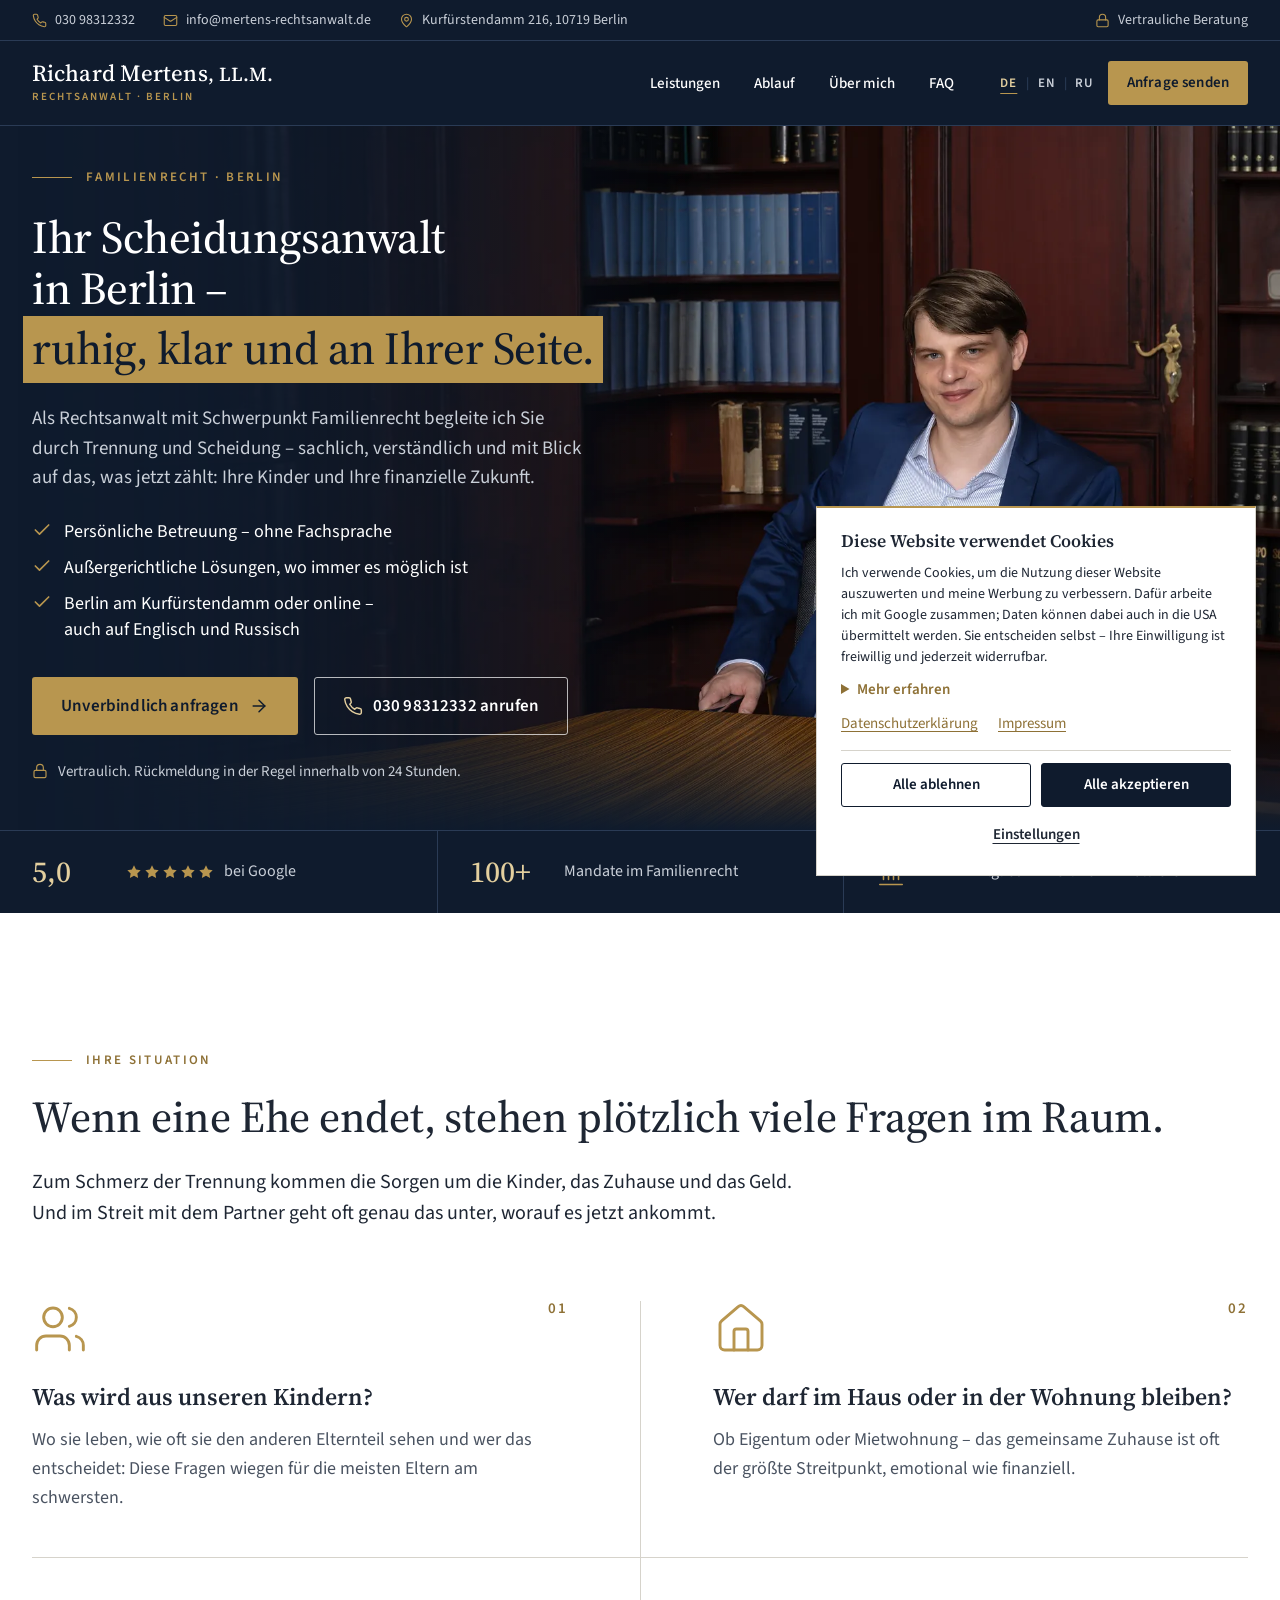
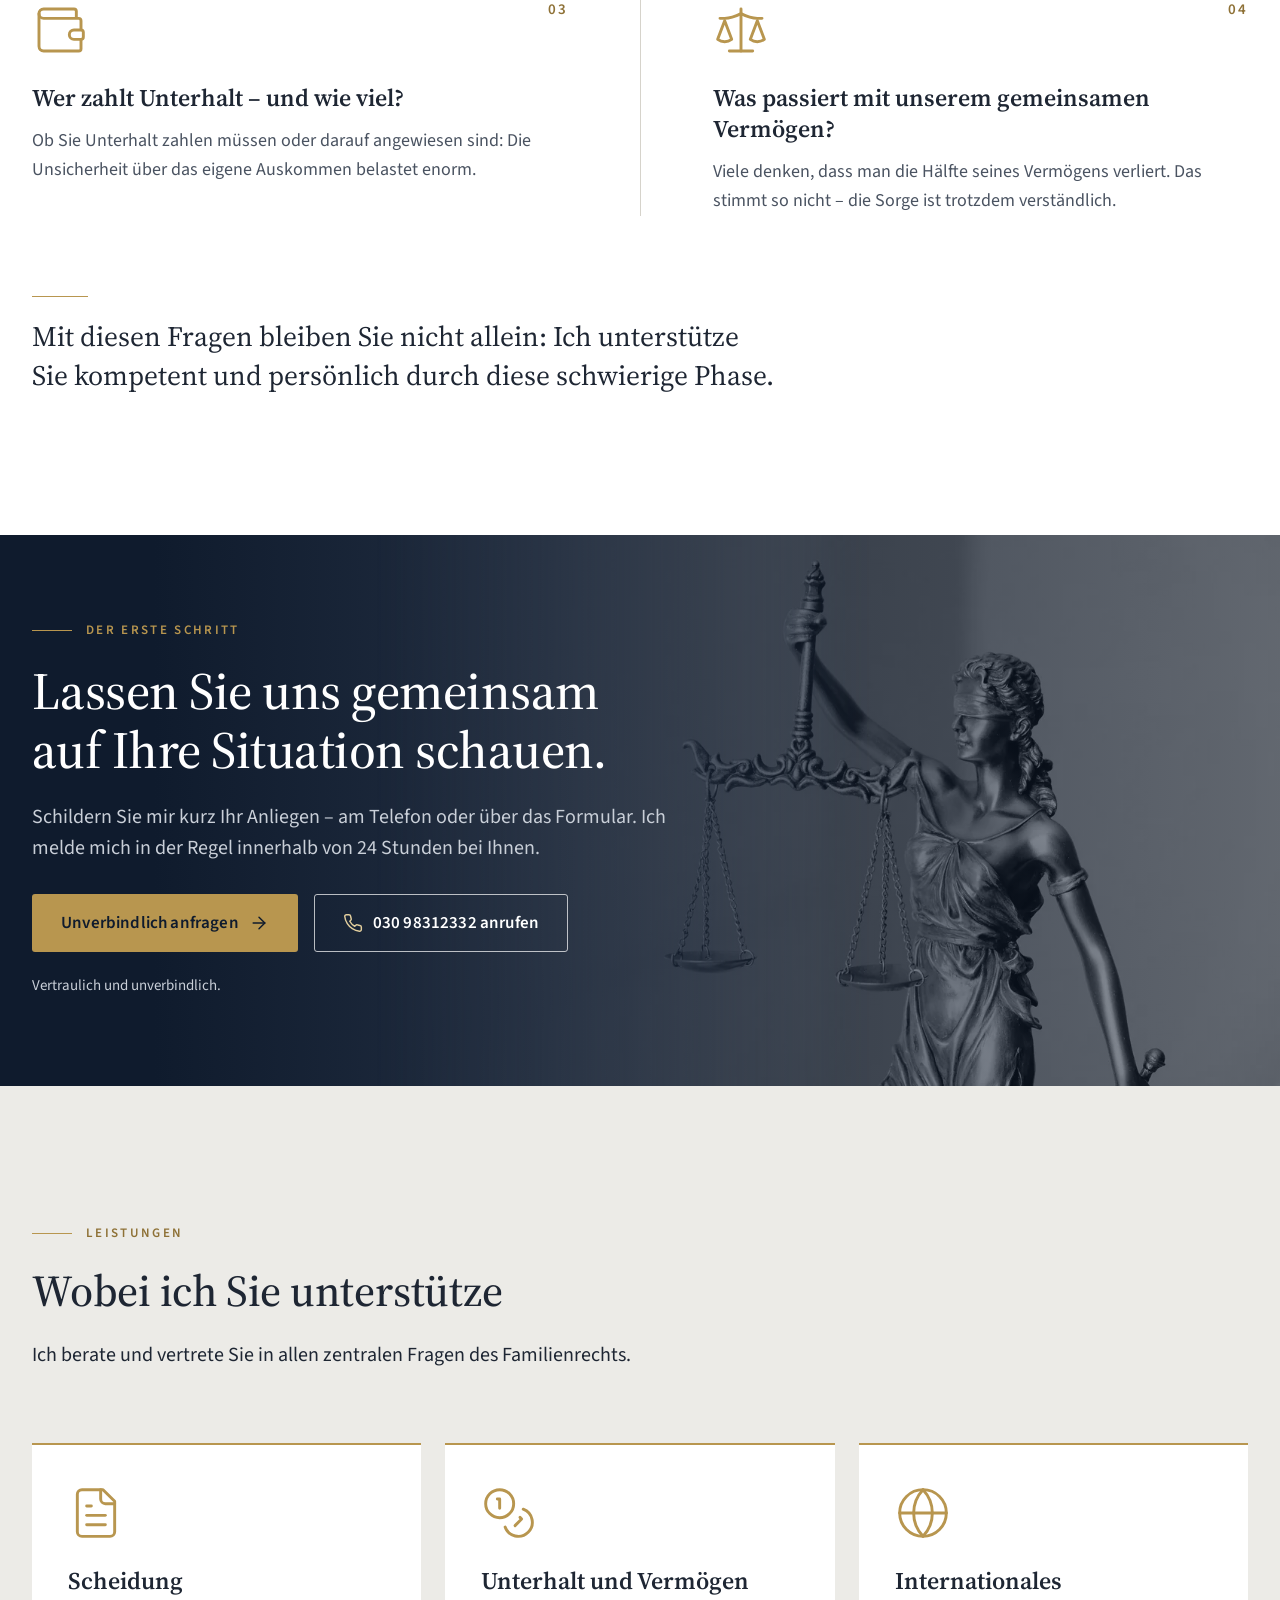
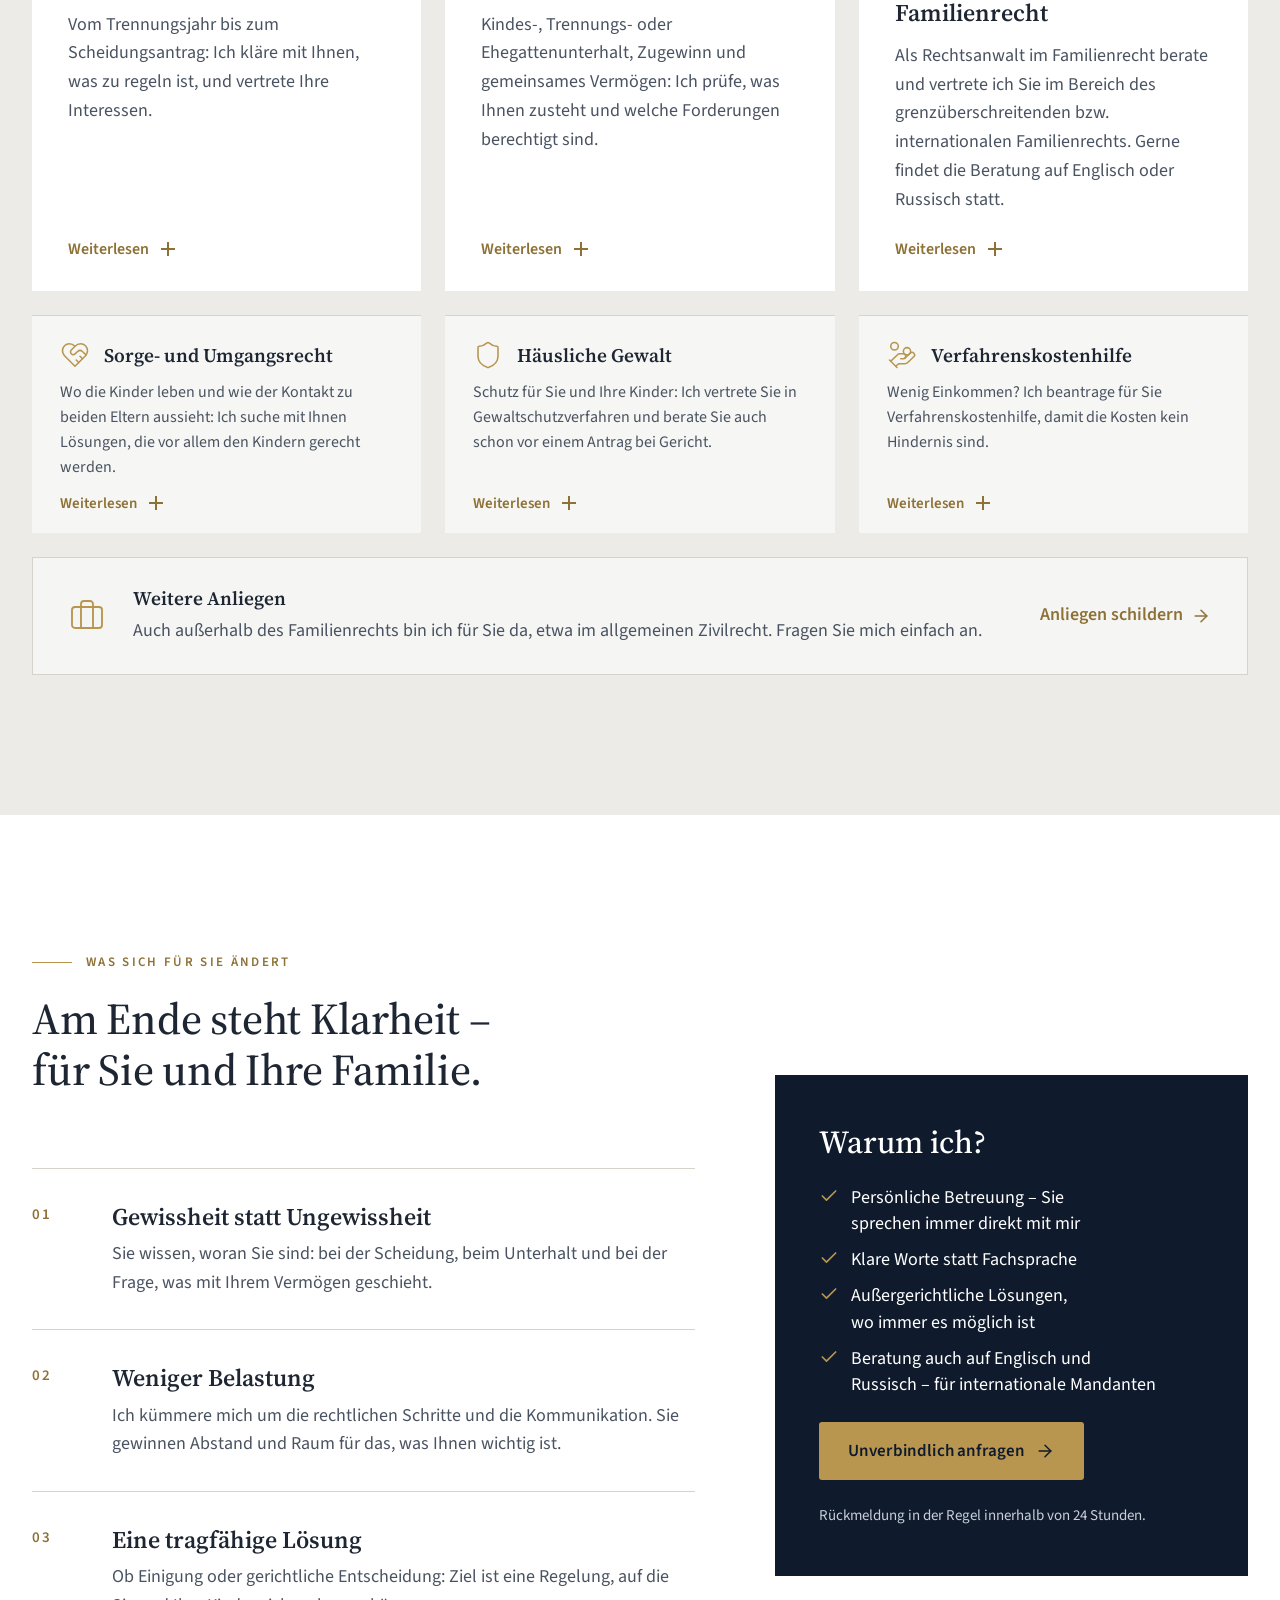
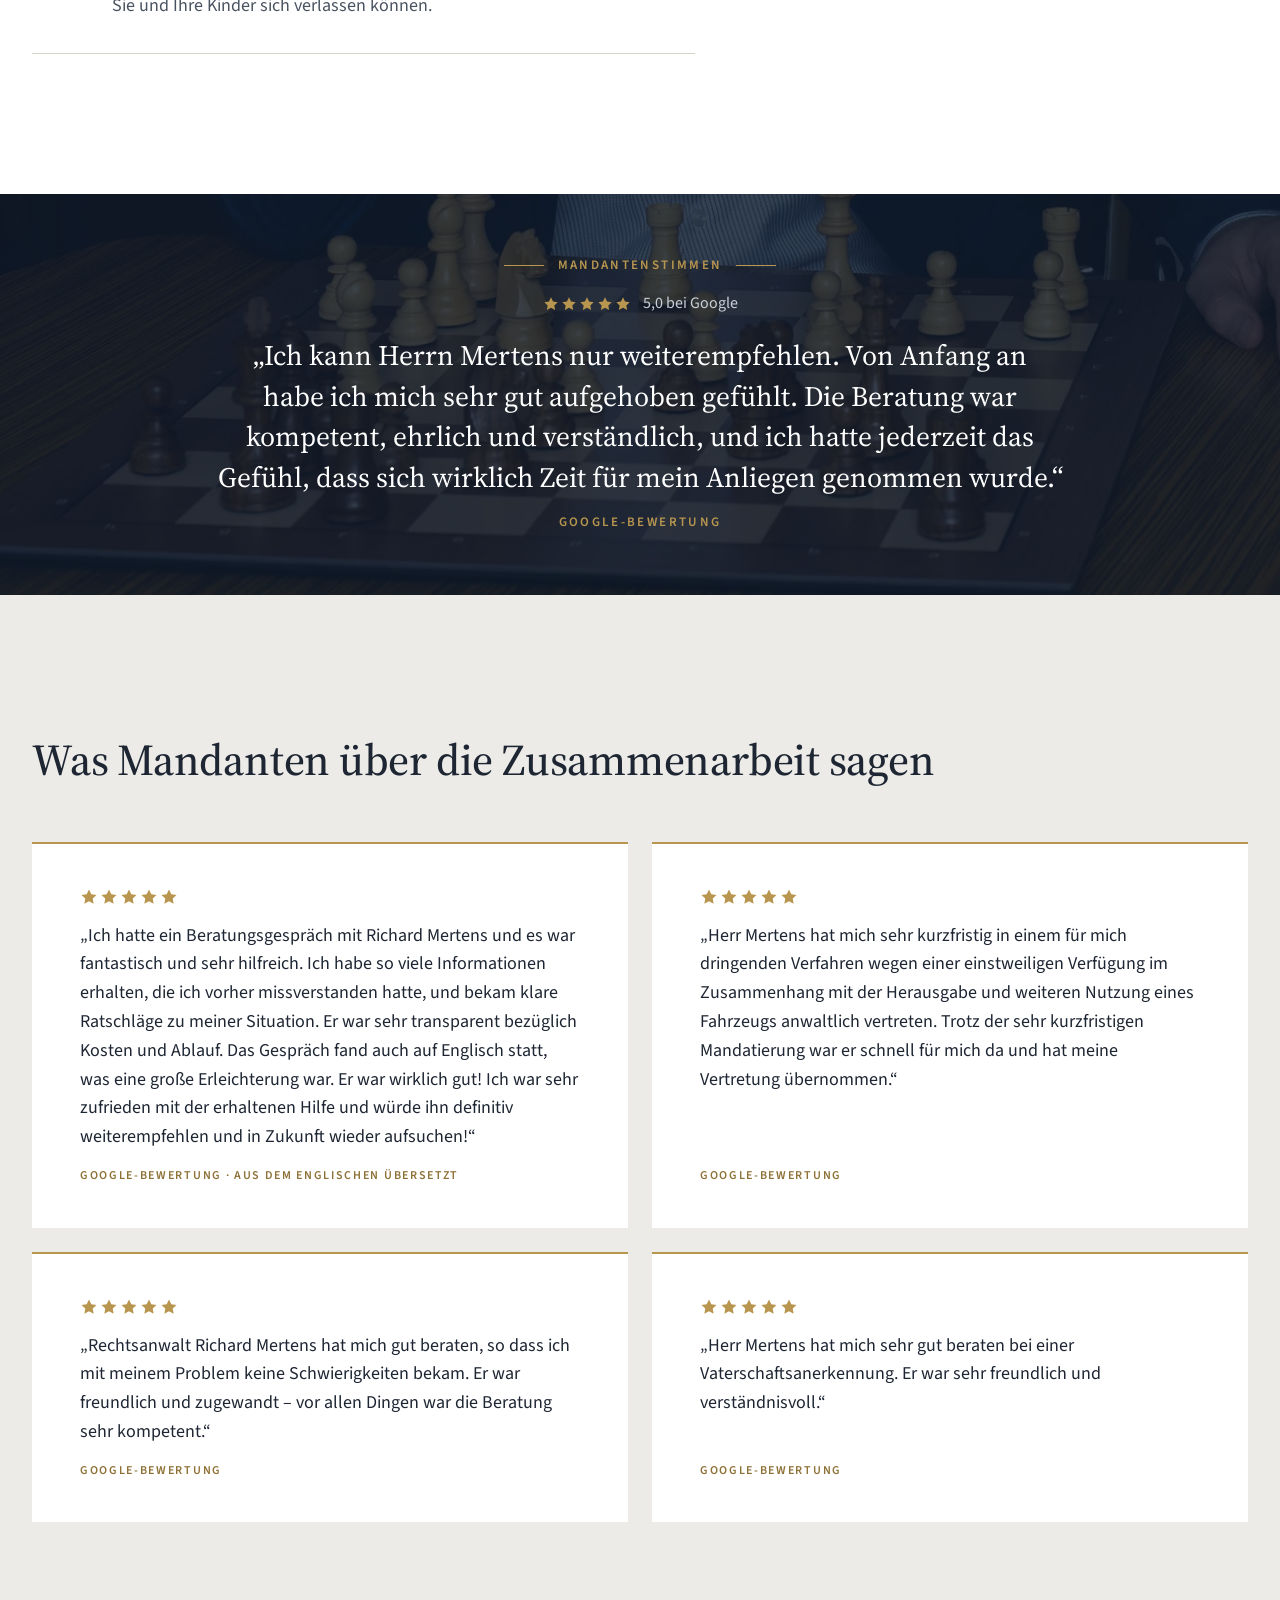
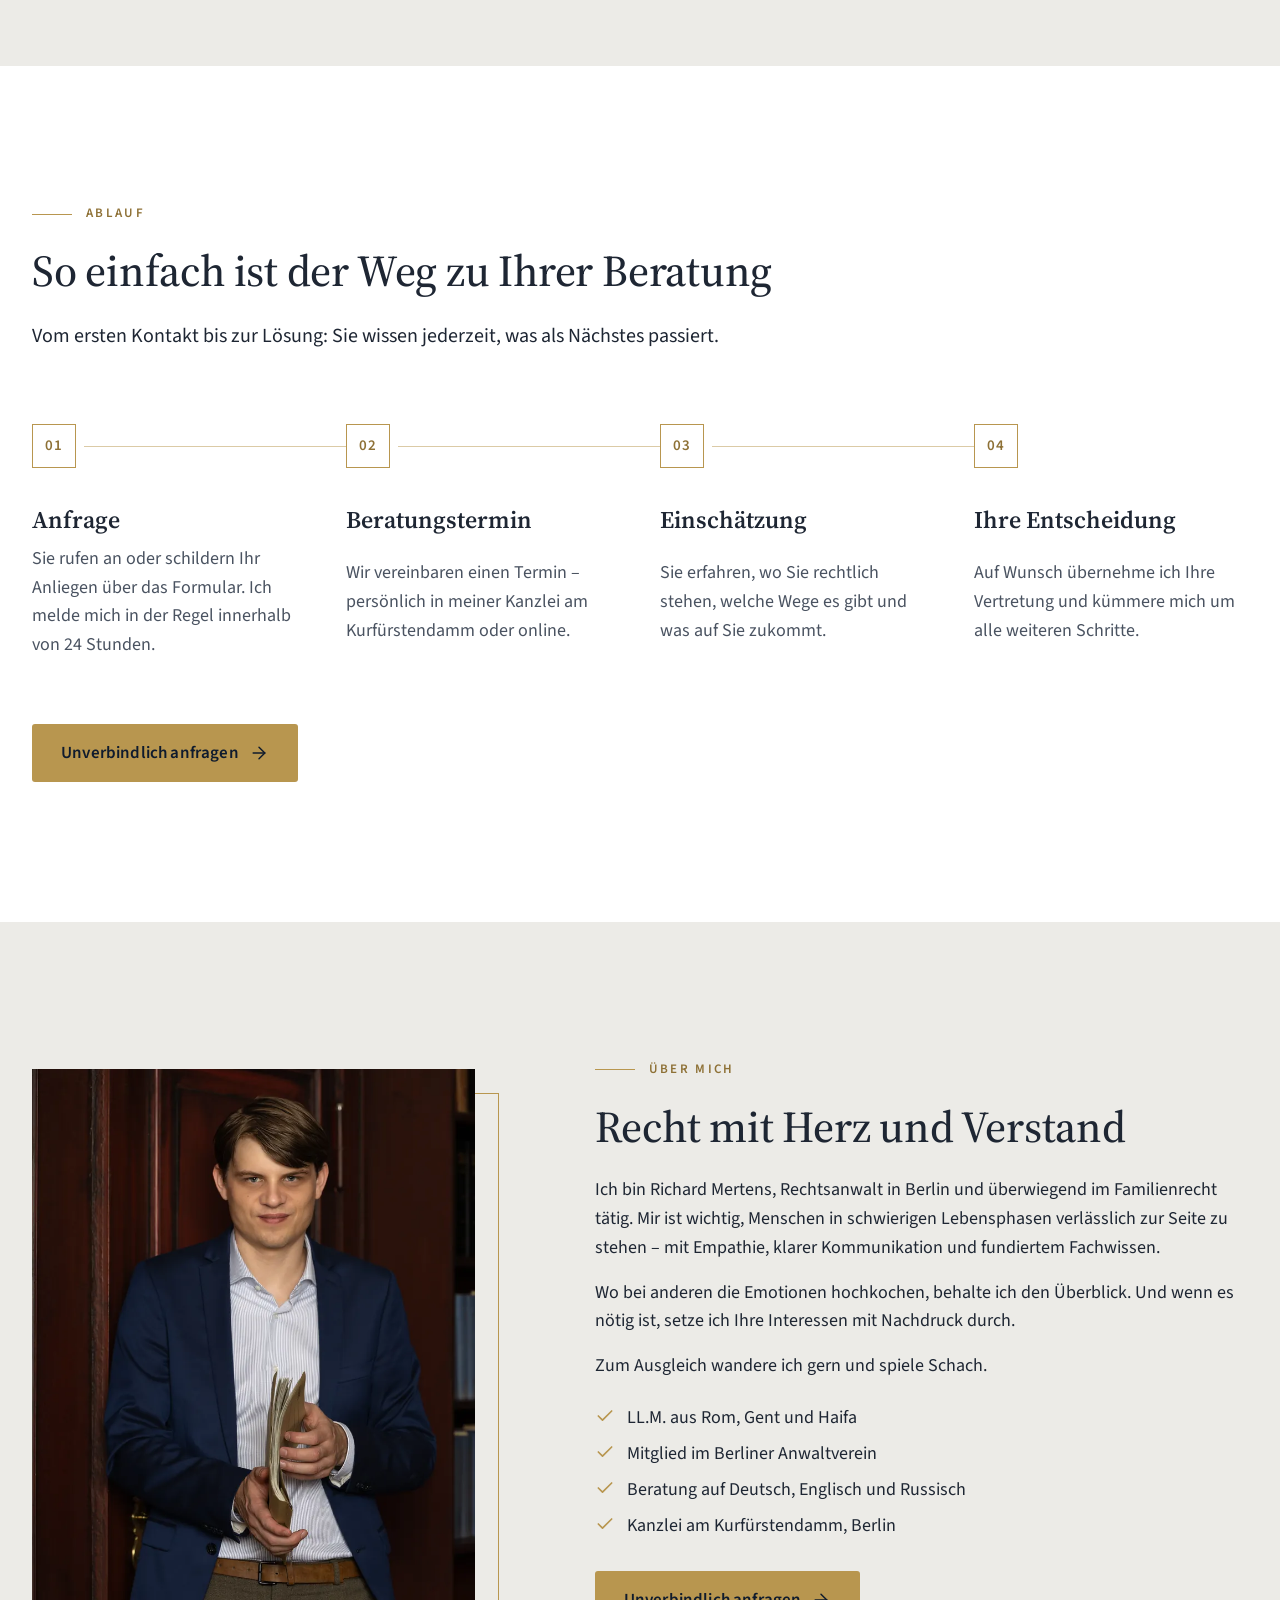
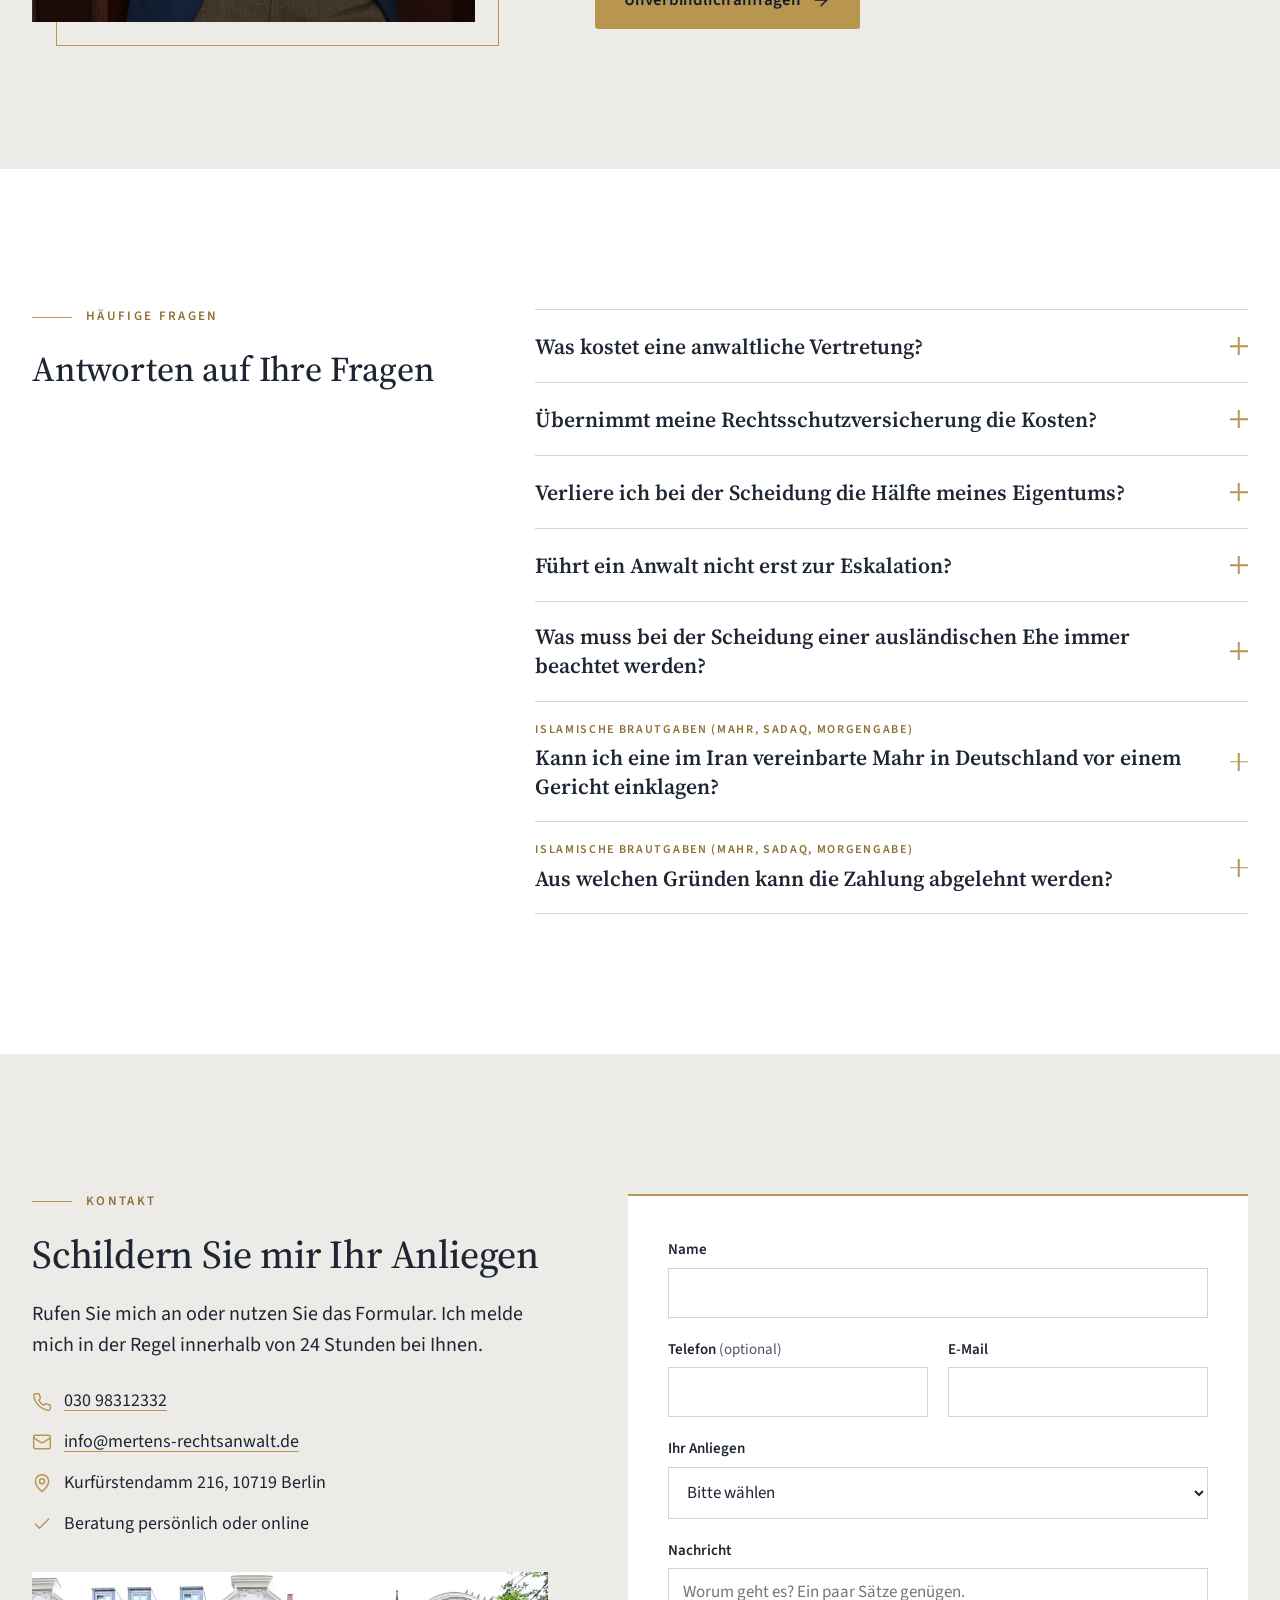
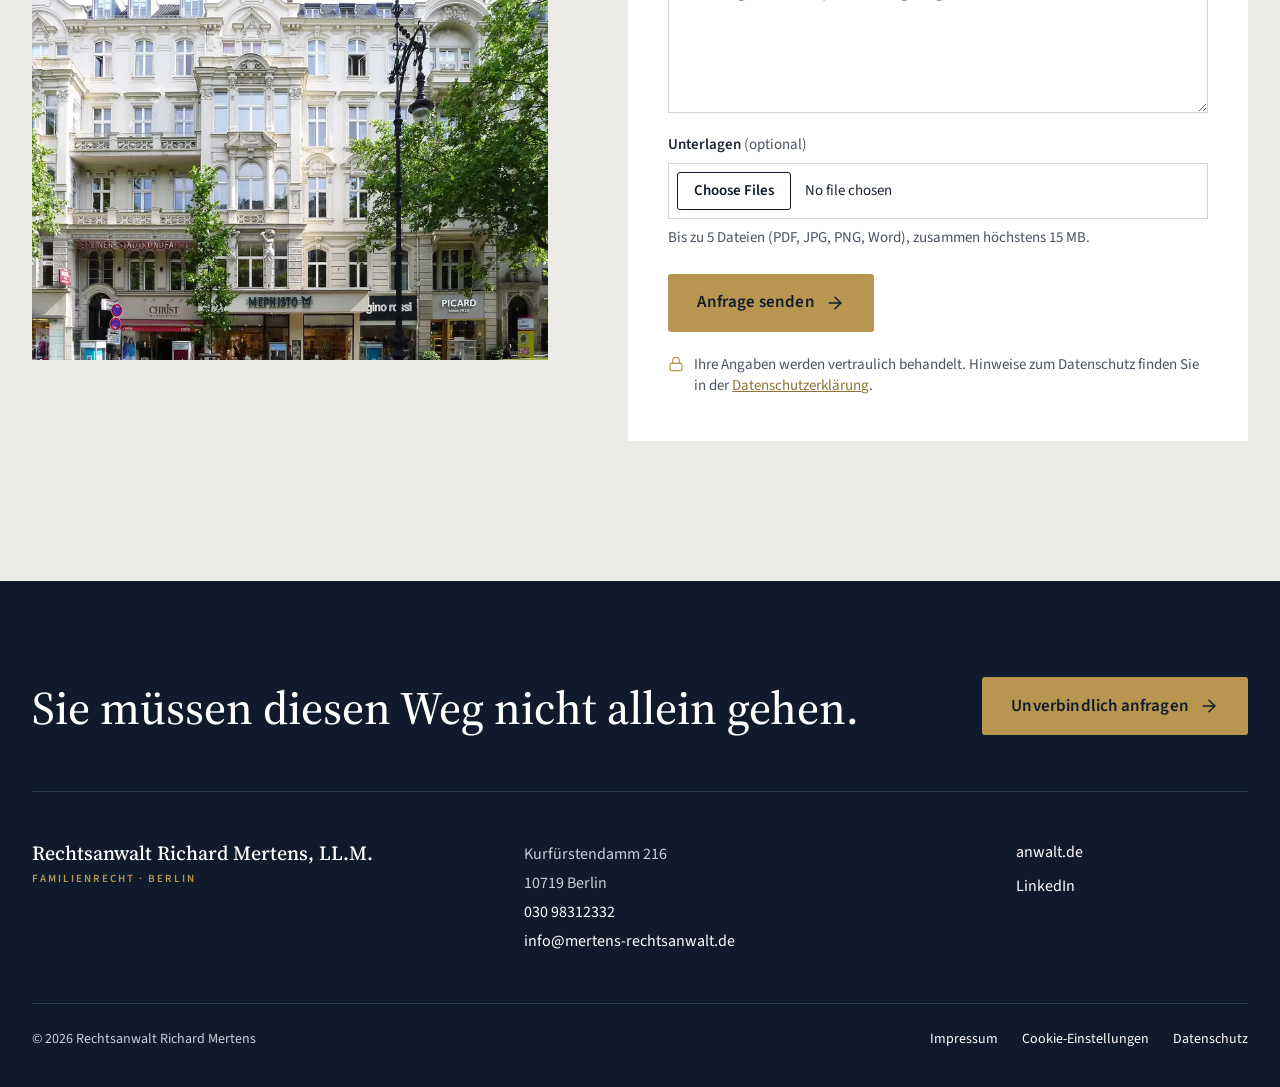
<file: index.html>
<!doctype html>
<html lang="de" class="no-js">
<head>
  <meta charset="utf-8">
  <meta name="viewport" content="width=device-width, initial-scale=1">
  <!-- Google Tag Manager (GTM-P35MM9F5) mit Consent Mode v2 – so früh wie möglich; GTM lädt erst nach Einwilligung -->
  <script src="consent.js?v=7"></script>
  <title>Scheidungsanwalt in Berlin | Rechtsanwalt Richard Mertens, LL.M.</title>
  <meta name="description" content="Rechtsanwalt mit Schwerpunkt Familienrecht am Kurfürstendamm: Scheidung, Unterhalt, Vermögen und internationale Familiensachen – in Berlin oder online.">
  <meta name="theme-color" content="#0F1B2D">
  <link rel="icon" href="favicon.ico" sizes="any">
  <link rel="icon" type="image/png" sizes="32x32" href="assets/img/favicon-32.png">
  <link rel="icon" type="image/png" sizes="192x192" href="assets/img/favicon-192.png">
  <link rel="apple-touch-icon" href="assets/img/apple-touch-icon.png">
  <link rel="canonical" href="https://mertens-rechtsanwalt.de/">
  <link rel="alternate" hreflang="de" href="https://mertens-rechtsanwalt.de/">
  <link rel="alternate" hreflang="en" href="https://mertens-rechtsanwalt.de/en/">
  <link rel="alternate" hreflang="ru" href="https://mertens-rechtsanwalt.de/ru/">
  <link rel="alternate" hreflang="x-default" href="https://mertens-rechtsanwalt.de/">
  <meta property="og:type" content="website">
  <meta property="og:site_name" content="Rechtsanwalt Richard Mertens, LL.M.">
  <meta property="og:title" content="Scheidungsanwalt in Berlin | Rechtsanwalt Richard Mertens, LL.M.">
  <meta property="og:description" content="Rechtsanwalt mit Schwerpunkt Familienrecht am Kurfürstendamm: Scheidung, Unterhalt, Vermögen und internationale Familiensachen – in Berlin oder online.">
  <meta property="og:url" content="https://mertens-rechtsanwalt.de/">
  <meta property="og:image" content="https://mertens-rechtsanwalt.de/assets/img/richard-hero-1600.jpg">
  <meta property="og:image:alt" content="Rechtsanwalt Richard Mertens in seiner Kanzlei am Kurfürstendamm in Berlin">
  <meta property="og:locale" content="de_DE">
  <meta property="og:locale:alternate" content="en_GB">
  <meta property="og:locale:alternate" content="ru_RU">

  <script>document.documentElement.classList.replace('no-js', 'js');</script>

  <link rel="preload" href="fonts/SourceSerif4-variable.woff2" as="font" type="font/woff2" crossorigin>
  <link rel="preload" href="fonts/SourceSans3-variable.woff2" as="font" type="font/woff2" crossorigin>
  <link rel="stylesheet" href="style.css?v=28">

  <script type="application/ld+json">
  {
    "@context": "https://schema.org",
    "@type": "LegalService",
    "name": "Rechtsanwalt Richard Mertens, LL.M.",
    "description": "Rechtsanwalt mit Schwerpunkt Familienrecht in Berlin",
    "url": "https://mertens-rechtsanwalt.de/",
    "image": "https://mertens-rechtsanwalt.de/assets/img/richard-hero-1600.jpg",
    "telephone": "+49 30 98312332",
    "email": "info@mertens-rechtsanwalt.de",
    "address": {
      "@type": "PostalAddress",
      "streetAddress": "Kurfürstendamm 216",
      "postalCode": "10719",
      "addressLocality": "Berlin",
      "addressCountry": "DE"
    },
    "areaServed": {
      "@type": "City",
      "name": "Berlin"
    },
    "knowsLanguage": [
      "de",
      "en",
      "ru"
    ],
    "sameAs": [
      "https://www.anwalt.de/richard-mertens",
      "https://www.linkedin.com/in/richard-mertens-ll-m-89aaa8364/"
    ]
  }
  </script>
</head>
<body>

  <a class="skip-link" href="#main">Zum Inhalt springen</a>

  <!-- Kopfleiste (ab Tablet sichtbar) -->
  <div class="topbar">
    <div class="container topbar__inner">
      <ul class="topbar__list">
        <li>
          <a href="tel:+493098312332">
            <svg class="icon" viewBox="0 0 24 24" aria-hidden="true"><path d="M22 16.92v3a2 2 0 0 1-2.18 2 19.79 19.79 0 0 1-8.63-3.07 19.5 19.5 0 0 1-6-6 19.79 19.79 0 0 1-3.07-8.67A2 2 0 0 1 4.11 2h3a2 2 0 0 1 2 1.72 12.84 12.84 0 0 0 .7 2.81 2 2 0 0 1-.45 2.11L8.09 9.91a16 16 0 0 0 6 6l1.27-1.27a2 2 0 0 1 2.11-.45 12.84 12.84 0 0 0 2.81.7A2 2 0 0 1 22 16.92z"/></svg>
            030 98312332
          </a>
        </li>
        <li>
          <a href="mailto:info@mertens-rechtsanwalt.de">
            <svg class="icon" viewBox="0 0 24 24" aria-hidden="true"><rect width="20" height="16" x="2" y="4" rx="2"/><path d="m22 7-8.97 5.7a1.94 1.94 0 0 1-2.06 0L2 7"/></svg>
            info@mertens-rechtsanwalt.de
          </a>
        </li>
        <li class="topbar__address">
          <svg class="icon" viewBox="0 0 24 24" aria-hidden="true"><path d="M20 10c0 4.993-5.539 10.193-7.399 11.799a1 1 0 0 1-1.202 0C9.539 20.193 4 14.993 4 10a8 8 0 0 1 16 0"/><circle cx="12" cy="10" r="3"/></svg>
          Kurfürstendamm 216, 10719 Berlin
        </li>
      </ul>
      <p class="topbar__note">
        <svg class="icon" viewBox="0 0 24 24" aria-hidden="true"><rect width="18" height="11" x="3" y="11" rx="2" ry="2"/><path d="M7 11V7a5 5 0 0 1 10 0v4"/></svg>
        Vertrauliche Beratung
      </p>
      <!-- Sprachwahl auf schmalen Bildschirmen (dort ist in der Navigation kein Platz) -->
      <div class="lang-switch" role="navigation" aria-label="Sprache wählen / Choose language / Выбор языка"><a href="./" lang="de" hreflang="de" aria-current="true" aria-label="Deutsch">DE</a><span class="lang-switch__sep" aria-hidden="true">|</span><a href="en/" lang="en" hreflang="en" aria-label="English">EN</a><span class="lang-switch__sep" aria-hidden="true">|</span><a href="ru/" lang="ru" hreflang="ru" aria-label="Русский">RU</a></div>
    </div>
  </div>

  <!-- Navigation (bleibt beim Scrollen sichtbar) -->
  <header class="site-nav">
    <nav class="container site-nav__inner" aria-label="Hauptnavigation">
      <a class="brand" href="#start" aria-label="Richard Mertens, LL.M., Rechtsanwalt in Berlin – zum Seitenanfang">
        <span class="brand__name">Richard Mertens<span class="brand__degree">, LL.M.</span></span>
        <span class="brand__sub">Rechtsanwalt · Berlin</span>
      </a>

      <ul class="site-nav__links">
        <li><a href="#leistungen">Leistungen</a></li>
        <li><a href="#ablauf">Ablauf</a></li>
        <li><a href="#ueber-mich">Über mich</a></li>
        <li><a href="#faq">FAQ</a></li>
      </ul>

      <div class="site-nav__actions">
        <div class="lang-switch lang-switch--nav" role="navigation" aria-label="Sprache wählen / Choose language / Выбор языка"><a href="./" lang="de" hreflang="de" aria-current="true" aria-label="Deutsch">DE</a><span class="lang-switch__sep" aria-hidden="true">|</span><a href="en/" lang="en" hreflang="en" aria-label="English">EN</a><span class="lang-switch__sep" aria-hidden="true">|</span><a href="ru/" lang="ru" hreflang="ru" aria-label="Русский">RU</a></div>
        <a class="icon-btn" href="tel:+493098312332" aria-label="Anrufen: 030 98312332">
          <svg class="icon" viewBox="0 0 24 24" aria-hidden="true"><path d="M22 16.92v3a2 2 0 0 1-2.18 2 19.79 19.79 0 0 1-8.63-3.07 19.5 19.5 0 0 1-6-6 19.79 19.79 0 0 1-3.07-8.67A2 2 0 0 1 4.11 2h3a2 2 0 0 1 2 1.72 12.84 12.84 0 0 0 .7 2.81 2 2 0 0 1-.45 2.11L8.09 9.91a16 16 0 0 0 6 6l1.27-1.27a2 2 0 0 1 2.11-.45 12.84 12.84 0 0 0 2.81.7A2 2 0 0 1 22 16.92z"/></svg>
        </a>
        <a class="btn btn--primary btn--sm" href="#anfrage"><span>Anfrage<span class="hide-xs"> senden</span></span></a>
      </div>
    </nav>
  </header>

  <main id="main">

    <!-- ===================== HERO =====================
         Bild füllt die Sektion rechts, links fließt Nachtblau lang ins Bild
    ==================================================== -->
    <section class="hero" id="start" aria-labelledby="hero-title">
      <div class="hero__stage">
        <div class="container hero__grid">

          <div class="hero__content">
            <p class="eyebrow">Familienrecht · Berlin</p>

            <h1 class="hero__title" id="hero-title">
              <span class="hero__line">Ihr Scheidungsanwalt</span>
              <span class="hero__line">in Berlin&nbsp;–</span>
              <span class="hero__hl"><span class="hero__hl-text">ruhig, klar und an Ihrer Seite.</span></span>
            </h1>

            <p class="hero__lead">
              Als Rechtsanwalt mit Schwerpunkt Familienrecht begleite ich Sie durch Trennung und Scheidung –
              sachlich, verständlich und mit Blick auf das, was jetzt zählt: Ihre Kinder und Ihre finanzielle Zukunft.
            </p>

            <ul class="checklist">
              <li>
                <svg class="icon" viewBox="0 0 24 24" aria-hidden="true"><path d="M20 6 9 17l-5-5"/></svg>
                Persönliche Betreuung&nbsp;– ohne Fachsprache
              </li>
              <li>
                <svg class="icon" viewBox="0 0 24 24" aria-hidden="true"><path d="M20 6 9 17l-5-5"/></svg>
                Außergerichtliche Lösungen, wo immer es möglich ist
              </li>
              <li>
                <svg class="icon" viewBox="0 0 24 24" aria-hidden="true"><path d="M20 6 9 17l-5-5"/></svg>
                <span><span class="keep">Berlin am Kurfürstendamm oder online&nbsp;–</span> <span class="keep">auch auf Englisch und Russisch</span></span>
              </li>
            </ul>

            <div class="hero__ctas">
              <a class="btn btn--primary btn--lg" href="#anfrage">
                Unverbindlich anfragen
                <svg class="icon btn__arrow" viewBox="0 0 24 24" aria-hidden="true"><path d="M5 12h14"/><path d="m12 5 7 7-7 7"/></svg>
              </a>
              <a class="btn btn--outline-light btn--lg btn--call" href="tel:+493098312332">
                <svg class="icon btn__phone" viewBox="0 0 24 24" aria-hidden="true"><path d="M22 16.92v3a2 2 0 0 1-2.18 2 19.79 19.79 0 0 1-8.63-3.07 19.5 19.5 0 0 1-6-6 19.79 19.79 0 0 1-3.07-8.67A2 2 0 0 1 4.11 2h3a2 2 0 0 1 2 1.72 12.84 12.84 0 0 0 .7 2.81 2 2 0 0 1-.45 2.11L8.09 9.91a16 16 0 0 0 6 6l1.27-1.27a2 2 0 0 1 2.11-.45 12.84 12.84 0 0 0 2.81.7A2 2 0 0 1 22 16.92z"/></svg>
                030 98312332 anrufen
              </a>
            </div>

            <p class="hero__note">
              <svg class="icon" viewBox="0 0 24 24" aria-hidden="true"><rect width="18" height="11" x="3" y="11" rx="2" ry="2"/><path d="M7 11V7a5 5 0 0 1 10 0v4"/></svg>
              Vertraulich. Rückmeldung in der Regel innerhalb von 24&nbsp;Stunden.
            </p>
          </div>

          <div class="hero__media">
            <picture>
              <!-- Desktop: breite Fassung, linke Bildhälfte fließend in die Länge gezogen (2,1 : 1) -->
              <source media="(min-width: 1200px)" type="image/webp"
                      srcset="assets/img/richard-hero-wide-1344.webp 1344w, assets/img/richard-hero-wide-2240.webp 2240w, assets/img/richard-hero-wide-3360.webp 3360w"
                      sizes="115vw" width="3360" height="1600">
              <source media="(min-width: 1200px)"
                      srcset="assets/img/richard-hero-wide-1344.jpg 1344w, assets/img/richard-hero-wide-2240.jpg 2240w, assets/img/richard-hero-wide-3360.jpg 3360w"
                      sizes="115vw" width="3360" height="1600">
              <!-- Mobil und Tablet: Originalformat 3 : 2 -->
              <source type="image/webp"
                      srcset="assets/img/richard-hero-960.webp 960w, assets/img/richard-hero-1600.webp 1600w, assets/img/richard-hero-2400.webp 2400w"
                      sizes="(min-width: 900px) 54vw, 100vw">
              <img src="assets/img/richard-hero-1600.jpg"
                   srcset="assets/img/richard-hero-960.jpg 960w, assets/img/richard-hero-1600.jpg 1600w, assets/img/richard-hero-2400.jpg 2400w"
                   sizes="(min-width: 900px) 54vw, 100vw"
                   width="2400" height="1600"
                   alt="Rechtsanwalt Richard Mertens am Besprechungstisch vor Bücherregalen mit juristischer Fachliteratur"
                   fetchpriority="high" decoding="async">
            </picture>
          </div>

        </div>
      </div>

      <!-- Vertrauensleiste -->
      <div class="hero__trust">
        <ul class="container trust">
          <li class="trust__item">
            <span class="trust__figure">5,0</span>
            <span class="trust__text">
              <span class="stars" role="img" aria-label="5 von 5 Sternen">
                <svg viewBox="0 0 24 24" aria-hidden="true"><polygon points="12 2 15.09 8.26 22 9.27 17 14.14 18.18 21.02 12 17.77 5.82 21.02 7 14.14 2 9.27 8.91 8.26 12 2"/></svg>
                <svg viewBox="0 0 24 24" aria-hidden="true"><polygon points="12 2 15.09 8.26 22 9.27 17 14.14 18.18 21.02 12 17.77 5.82 21.02 7 14.14 2 9.27 8.91 8.26 12 2"/></svg>
                <svg viewBox="0 0 24 24" aria-hidden="true"><polygon points="12 2 15.09 8.26 22 9.27 17 14.14 18.18 21.02 12 17.77 5.82 21.02 7 14.14 2 9.27 8.91 8.26 12 2"/></svg>
                <svg viewBox="0 0 24 24" aria-hidden="true"><polygon points="12 2 15.09 8.26 22 9.27 17 14.14 18.18 21.02 12 17.77 5.82 21.02 7 14.14 2 9.27 8.91 8.26 12 2"/></svg>
                <svg viewBox="0 0 24 24" aria-hidden="true"><polygon points="12 2 15.09 8.26 22 9.27 17 14.14 18.18 21.02 12 17.77 5.82 21.02 7 14.14 2 9.27 8.91 8.26 12 2"/></svg>
              </span>
              bei Google
            </span>
          </li>
          <li class="trust__item">
            <span class="trust__figure">100+</span>
            <span class="trust__text">Mandate im Familienrecht</span>
          </li>
          <li class="trust__item">
            <svg class="icon trust__icon" viewBox="0 0 24 24" aria-hidden="true"><line x1="3" x2="21" y1="22" y2="22"/><line x1="6" x2="6" y1="18" y2="11"/><line x1="10" x2="10" y1="18" y2="11"/><line x1="14" x2="14" y1="18" y2="11"/><line x1="18" x2="18" y1="18" y2="11"/><polygon points="12 2 20 7 4 7"/></svg>
            <span class="trust__text">Mitglied im Berliner Anwaltverein</span>
          </li>
        </ul>
      </div>
    </section>

    <!-- ===================== PROBLEME ===================== -->
    <section class="section problems" id="probleme" aria-labelledby="problems-title">
      <div class="container">

        <header class="section-head">
          <p class="eyebrow eyebrow--dark">Ihre Situation</p>
          <h2 class="section-title" data-fit id="problems-title">Wenn eine Ehe endet, stehen plötzlich viele Fragen im Raum.</h2>
          <p class="section-lead">
            Zum Schmerz der Trennung kommen die Sorgen um die Kinder, das Zuhause und das Geld.
            Und im Streit mit dem Partner geht oft genau das unter, worauf es jetzt ankommt.
          </p>
        </header>

        <ul class="problems__grid">
          <li class="problem">
            <div class="problem__top">
              <svg class="icon problem__icon" viewBox="0 0 24 24" aria-hidden="true"><path d="M16 21v-2a4 4 0 0 0-4-4H6a4 4 0 0 0-4 4v2"/><circle cx="9" cy="7" r="4"/><path d="M22 21v-2a4 4 0 0 0-3-3.87"/><path d="M16 3.13a4 4 0 0 1 0 7.75"/></svg>
              <span class="problem__index" aria-hidden="true">01</span>
            </div>
            <h3 class="problem__title">Was wird aus unseren Kindern?</h3>
            <p class="problem__text">Wo sie leben, wie oft sie den anderen Elternteil sehen und wer das entscheidet: Diese Fragen wiegen für die meisten Eltern am schwersten.</p>
          </li>
          <li class="problem">
            <div class="problem__top">
              <svg class="icon problem__icon" viewBox="0 0 24 24" aria-hidden="true"><path d="M15 21v-8a1 1 0 0 0-1-1h-4a1 1 0 0 0-1 1v8"/><path d="M3 10a2 2 0 0 1 .709-1.528l7-5.999a2 2 0 0 1 2.582 0l7 5.999A2 2 0 0 1 21 10v9a2 2 0 0 1-2 2H5a2 2 0 0 1-2-2z"/></svg>
              <span class="problem__index" aria-hidden="true">02</span>
            </div>
            <h3 class="problem__title">Wer darf im Haus oder in der Wohnung bleiben?</h3>
            <p class="problem__text">Ob Eigentum oder Mietwohnung&nbsp;– das gemeinsame Zuhause ist oft der größte Streitpunkt, emotional wie finanziell.</p>
          </li>
          <li class="problem">
            <div class="problem__top">
              <svg class="icon problem__icon" viewBox="0 0 24 24" aria-hidden="true"><path d="M19 7V4a1 1 0 0 0-1-1H5a2 2 0 0 0 0 4h15a1 1 0 0 1 1 1v4h-3a2 2 0 0 0 0 4h3a1 1 0 0 0 1-1v-2a1 1 0 0 0-1-1"/><path d="M3 5v14a2 2 0 0 0 2 2h15a1 1 0 0 0 1-1v-4"/></svg>
              <span class="problem__index" aria-hidden="true">03</span>
            </div>
            <h3 class="problem__title">Wer zahlt Unterhalt&nbsp;– und wie viel?</h3>
            <p class="problem__text">Ob Sie Unterhalt zahlen müssen oder darauf angewiesen sind: Die Unsicherheit über das eigene Auskommen belastet enorm.</p>
          </li>
          <li class="problem">
            <div class="problem__top">
              <svg class="icon problem__icon" viewBox="0 0 24 24" aria-hidden="true"><path d="m16 16 3-8 3 8c-.87.65-1.92 1-3 1s-2.13-.35-3-1Z"/><path d="m2 16 3-8 3 8c-.87.65-1.92 1-3 1s-2.13-.35-3-1Z"/><path d="M7 21h10"/><path d="M12 3v18"/><path d="M3 7h2c2 0 5-1 7-2 2 1 5 2 7 2h2"/></svg>
              <span class="problem__index" aria-hidden="true">04</span>
            </div>
            <h3 class="problem__title">Was passiert mit unserem gemeinsamen Vermögen?</h3>
            <p class="problem__text">Viele denken, dass man die Hälfte seines Vermögens verliert. Das stimmt so nicht&nbsp;– die Sorge ist trotzdem verständlich.</p>
          </li>
        </ul>

        <p class="problems__closing">
          Mit diesen Fragen bleiben Sie nicht allein: Ich unterstütze Sie kompetent und persönlich durch diese schwierige Phase.
        </p>

      </div>
    </section>

    <!-- ===================== ÜBERGANG (CTA) ===================== -->
    <section class="bridge" id="erster-schritt" aria-labelledby="bridge-title">
      <picture class="bridge__bg" aria-hidden="true">
        <source type="image/webp" srcset="assets/img/justitia-1200.webp 1200w, assets/img/justitia-2000.webp 2000w" sizes="(min-width: 768px) 70vw, 100vw">
        <img src="assets/img/justitia-1200.jpg" srcset="assets/img/justitia-1200.jpg 1200w, assets/img/justitia-2000.jpg 2000w" sizes="(min-width: 768px) 70vw, 100vw" alt="" width="2000" height="1220" loading="lazy" decoding="async">
      </picture>
      <div class="container bridge__inner">
        <p class="eyebrow">Der erste Schritt</p>
        <h2 class="bridge__title" data-fit id="bridge-title">Lassen Sie uns gemeinsam auf Ihre Situation schauen.</h2>
        <p class="bridge__text">
          Schildern Sie mir kurz Ihr Anliegen&nbsp;– am Telefon oder über das Formular.
          Ich melde mich in der Regel innerhalb von 24&nbsp;Stunden bei Ihnen.
        </p>
        <div class="bridge__ctas">
          <a class="btn btn--primary btn--lg" href="#anfrage">
            Unverbindlich anfragen
            <svg class="icon btn__arrow" viewBox="0 0 24 24" aria-hidden="true"><path d="M5 12h14"/><path d="m12 5 7 7-7 7"/></svg>
          </a>
          <a class="btn btn--outline-light btn--lg" href="tel:+493098312332">
            <svg class="icon btn__phone" viewBox="0 0 24 24" aria-hidden="true"><path d="M22 16.92v3a2 2 0 0 1-2.18 2 19.79 19.79 0 0 1-8.63-3.07 19.5 19.5 0 0 1-6-6 19.79 19.79 0 0 1-3.07-8.67A2 2 0 0 1 4.11 2h3a2 2 0 0 1 2 1.72 12.84 12.84 0 0 0 .7 2.81 2 2 0 0 1-.45 2.11L8.09 9.91a16 16 0 0 0 6 6l1.27-1.27a2 2 0 0 1 2.11-.45 12.84 12.84 0 0 0 2.81.7A2 2 0 0 1 22 16.92z"/></svg>
            030 98312332 anrufen
          </a>
        </div>
        <p class="bridge__note">Vertraulich und unverbindlich.</p>
      </div>
    </section>

    <!-- ===================== LEISTUNGEN ===================== -->
    <section class="section section--alt services" id="leistungen" aria-labelledby="services-title">
      <div class="container">

        <header class="section-head">
          <p class="eyebrow eyebrow--dark">Leistungen</p>
          <h2 class="section-title" data-fit id="services-title">Wobei ich Sie unterstütze</h2>
          <p class="section-lead">Ich berate und vertrete Sie in allen zentralen Fragen des Familienrechts.</p>
        </header>

        <!-- Sechs Leistungen: oben Richards drei Schwerpunkte (groß), darunter drei weitere (kompakt).
             Klick auf ein Kästchen öffnet den ausführlichen Text in einem breiten Feld unter der
             jeweiligen Reihe (script.js). Ohne JavaScript stehen alle Texte offen unter ihrem Kästchen. -->
        <div class="services__grid services__grid--focus" data-services>
          <article id="scheidung" class="service">
            <svg class="icon service__icon" viewBox="0 0 24 24" aria-hidden="true"><path d="M15 2H6a2 2 0 0 0-2 2v16a2 2 0 0 0 2 2h12a2 2 0 0 0 2-2V7Z"/><path d="M14 2v4a2 2 0 0 0 2 2h4"/><path d="M10 9H8"/><path d="M16 13H8"/><path d="M16 17H8"/></svg>
            <h3 class="service__title" id="svc-scheidung-title">Scheidung</h3>
            <p class="service__text">Vom Trennungsjahr bis zum Scheidungsantrag: Ich kläre mit Ihnen, was zu regeln ist, und vertrete Ihre Interessen.</p>
            <button class="service__toggle" type="button" aria-expanded="false" aria-controls="svc-scheidung"><span class="service__toggle-label">Weiterlesen</span><span class="service__plus" aria-hidden="true"></span></button>
          </article>
          <section class="service__panel" id="svc-scheidung" aria-labelledby="svc-scheidung-title">
            <div class="service__panel-side">
              <p class="service__panel-title" aria-hidden="true">Scheidung</p>
              <a class="text-link" href="#anfrage">Anliegen schildern <svg class="icon btn__arrow" viewBox="0 0 24 24" aria-hidden="true"><path d="M5 12h14"/><path d="m12 5 7 7-7 7"/></svg></a>
            </div>
            <div class="service__panel-text">
              <p>Ich unterstütze Sie im gesamten Scheidungsprozess. Sie können sich bereits zum Zeitpunkt einer beabsichtigten Trennung über sämtliche rechtlichen Folgen einer Scheidung bei mir informieren.</p>
              <p>Auch nach Erhalt eines Scheidungsantrags können Sie sich bei mir beraten lassen. Ich kommuniziere dabei immer offen, inwieweit eine rechtliche Vertretung für Sie notwendig ist&nbsp;– vor allem im Hinblick auf die zu erwartenden Kosten. Denn für das Scheidungsverfahren gilt zwar Anwaltszwang, d.&nbsp;h. der Scheidungsantrag muss über einen Rechtsanwalt gestellt werden. Für die Zustimmung zum Scheidungsantrag ist aber keine Vertretung durch einen Rechtsanwalt erforderlich. In diesem Fall sollten Sie sich aber mindestens zum Ablauf und vor allem zu den Folgen der fehlenden anwaltlichen Vertretung beraten lassen.</p>
              <p>Im Rahmen des Beratungsgesprächs informiere ich Sie zum Versorgungsausgleich und zu allen anderen Möglichkeiten, Ihre wirtschaftlichen Ansprüche durchzusetzen oder unberechtigte Forderungen abzuwehren, etwa beim Trennungsunterhalt oder beim Zugewinnausgleich. Ich vertrete Sie auch bei internationalen Scheidungen mit besonderem Schwerpunkt auf Russland und den GUS-Staaten sowie dem islamischen Rechtskreis.</p>
            </div>
          </section>

          <article id="unterhalt-vermoegen" class="service">
            <svg class="icon service__icon" viewBox="0 0 24 24" aria-hidden="true"><circle cx="8" cy="8" r="6"/><path d="M18.09 10.37A6 6 0 1 1 10.34 18"/><path d="M7 6h1v4"/><path d="m16.71 13.88.7.71-2.82 2.82"/></svg>
            <h3 class="service__title" id="svc-unterhalt-title">Unterhalt und Vermögen</h3>
            <p class="service__text">Kindes-, Trennungs- oder Ehegattenunterhalt, Zugewinn und gemeinsames Vermögen: Ich prüfe, was Ihnen zusteht und welche Forderungen berechtigt sind.</p>
            <button class="service__toggle" type="button" aria-expanded="false" aria-controls="svc-unterhalt"><span class="service__toggle-label">Weiterlesen</span><span class="service__plus" aria-hidden="true"></span></button>
          </article>
          <section class="service__panel" id="svc-unterhalt" aria-labelledby="svc-unterhalt-title">
            <div class="service__panel-side">
              <p class="service__panel-title" aria-hidden="true">Unterhalt und Vermögen</p>
              <a class="text-link" href="#anfrage">Anliegen schildern <svg class="icon btn__arrow" viewBox="0 0 24 24" aria-hidden="true"><path d="M5 12h14"/><path d="m12 5 7 7-7 7"/></svg></a>
            </div>
            <div class="service__panel-text">
              <p>Es gibt eine Reihe verschiedener Unterhaltsformen im Familienrecht&nbsp;– Kindesunterhalt, Verwandtenunterhalt, Ehegattenunterhalt usw. Ich prüfe für Sie, ob Sie einen Unterhaltsanspruch haben und wie Sie den Unterhalt rechtlich geltend machen können. Genauso vertrete ich Sie, wenn Sie sich unberechtigten Unterhaltsforderungen ausgesetzt sehen oder die Höhe von Unterhaltsforderungen überprüfen möchten.</p>
              <p>Allen Unterhaltsformen ist gemeinsam, dass die Berechnung auf Grundlage des Einkommens erfolgt. Hierzu hat der potenziell Unterhaltsberechtigte einen Auskunftsanspruch gegen den Unterhaltspflichtigen. Ich unterstütze Sie bei der Erteilung oder Einholung von Auskünften. Das aufgrund der Auskunft zu ermittelnde Einkommen bestimmt die Unterhaltspflicht. Hierbei ist genau darauf zu achten, welche Posten vom Einkommen abzugsfähig sind. Viele Unterhaltsschuldner versuchen, ihre Unterhaltslast zu drücken, indem das Einkommen kleingerechnet wird. Welche Posten tatsächlich abzugsfähig sind, richtet sich nach den gesetzlichen Anforderungen und der Rechtsprechung der Gerichte. Hierüber informiere ich Sie in einem Beratungsgespräch.</p>
              <p>Ich vertrete Sie auch im Bereich des Unterhaltsvorschusses. Unterhaltsvorschuss wird von den Unterhaltsvorschusskassen an Bedürftige gezahlt, wenn minderjährige Kinder bei einem der Elternteile leben. Häufig sieht sich der nicht betreuende Elternteil&nbsp;– oft nach Jahren&nbsp;– hohen Rückforderungen der Unterhaltsvorschusskasse ausgesetzt. In vielen Fällen kann diese Schuldenlast mit anwaltlicher Vertretung aber deutlich reduziert werden. Sie können einen Beratungstermin vereinbaren, um sich zu einer Unterhaltsvorschusssache zu informieren.</p>
              <p>Auch beim Vermögen unterstütze ich Sie. Bei der Scheidung wird nicht das gesamte Eigentum geteilt, sondern nur der Zugewinn, also das, was ein Ehepartner während der Ehe hinzugewonnen hat. Ich ermittle, was tatsächlich ausgeglichen werden muss&nbsp;– etwa beim Haus, bei Ersparnissen oder der gemeinsamen Wohnung&nbsp;– und setze mich für eine faire Aufteilung ein.</p>
            </div>
          </section>

          <article id="internationales-familienrecht" class="service">
            <svg class="icon service__icon" viewBox="0 0 24 24" aria-hidden="true"><circle cx="12" cy="12" r="10"/><path d="M12 2a14.5 14.5 0 0 0 0 20 14.5 14.5 0 0 0 0-20"/><path d="M2 12h20"/></svg>
            <h3 class="service__title" id="svc-international-title">Internationales Familienrecht</h3>
            <p class="service__text">Als Rechtsanwalt im Familienrecht berate und vertrete ich Sie im Bereich des grenzüberschreitenden bzw. internationalen Familienrechts. Gerne findet die Beratung auf Englisch oder Russisch statt.</p>
            <button class="service__toggle" type="button" aria-expanded="false" aria-controls="svc-international"><span class="service__toggle-label">Weiterlesen</span><span class="service__plus" aria-hidden="true"></span></button>
          </article>
          <section class="service__panel" id="svc-international" aria-labelledby="svc-international-title">
            <div class="service__panel-side">
              <p class="service__panel-title" aria-hidden="true">Internationales Familienrecht</p>
              <a class="text-link" href="#anfrage">Anliegen schildern <svg class="icon btn__arrow" viewBox="0 0 24 24" aria-hidden="true"><path d="M5 12h14"/><path d="m12 5 7 7-7 7"/></svg></a>
            </div>
            <div class="service__panel-text">
              <p>Auslandsbezüge können auf verschiedene Weise entstehen, z.&nbsp;B. durch eine Eheschließung im Ausland mit anschließender Einreise der Ehegatten, durch die ausländische Staatsangehörigkeit eines oder beider Ehepartner oder auch nur durch einen geplanten Wegzug ins Ausland. Die Folgen sind unterschiedlich und hängen von verschiedenen Faktoren ab. Besonders schwierig ist der Auslandsbezug bei Ländern außerhalb der Europäischen Union, z.&nbsp;B. Russland, Iran, Vietnam oder anderen Ländern.</p>
              <p>Eine anwaltliche Beratung ist dabei meistens sinnvoll, weil die Wirkungen von Land zu Land sehr unterschiedlich sein können. Die möglichen Auswirkungen sind für die Ehegatten meistens nicht leicht erkennbar. Im Fall einer Trennung oder Scheidung kann das zu bösen Überraschungen führen. Die möglichen Folgen können vorab durch Vereinbarungen abgefedert werden, z.&nbsp;B. durch einen Ehevertrag mit deutscher Rechtswahlklausel. Hierbei unterstütze ich Sie.</p>
            </div>
          </section>
        </div>

        <!-- weitere Leistungen: kompaktere, zurückhaltendere Kästchen -->
        <div class="services__grid services__grid--minor" data-services>
          <article id="sorgerecht" class="service service--minor">
            <div class="service__head">
              <svg class="icon service__icon" viewBox="0 0 24 24" aria-hidden="true"><path d="M19 14c1.49-1.46 3-3.21 3-5.5A5.5 5.5 0 0 0 16.5 3c-1.76 0-3 .5-4.5 2-1.5-1.5-2.74-2-4.5-2A5.5 5.5 0 0 0 2 8.5c0 2.3 1.5 4.05 3 5.5l7 7Z"/><path d="M12 5 9.04 7.96a2.17 2.17 0 0 0 0 3.08c.82.82 2.13.85 3 .07l2.07-1.9a2.82 2.82 0 0 1 3.79 0l2.96 2.66"/><path d="m18 15-2-2"/><path d="m15 18-2-2"/></svg>
              <h3 class="service__title" id="svc-sorge-title">Sorge- und Umgangsrecht</h3>
            </div>
            <p class="service__text">Wo die Kinder leben und wie der Kontakt zu beiden Eltern aussieht: Ich suche mit Ihnen Lösungen, die vor allem den Kindern gerecht werden.</p>
            <button class="service__toggle" type="button" aria-expanded="false" aria-controls="svc-sorge"><span class="service__toggle-label">Weiterlesen</span><span class="service__plus" aria-hidden="true"></span></button>
          </article>
          <section class="service__panel" id="svc-sorge" aria-labelledby="svc-sorge-title">
            <div class="service__panel-side">
              <p class="service__panel-title" aria-hidden="true">Sorge- und Umgangsrecht</p>
              <a class="text-link" href="#anfrage">Anliegen schildern <svg class="icon btn__arrow" viewBox="0 0 24 24" aria-hidden="true"><path d="M5 12h14"/><path d="m12 5 7 7-7 7"/></svg></a>
            </div>
            <div class="service__panel-text">
              <p>Verfahren im Sorge- und Umgangsrecht sind für Eltern eine besonders sensible Angelegenheit. Bei diesen Verfahren geht es vorrangig nicht um die Interessen der Eltern, sondern um die des Kindes, das meist am stärksten unter der Situation leidet. Ich begleite Sie während des gesamten Verfahrens und stehe Ihnen als verlässliche und fachkundige Stütze zur Seite.</p>
              <p>In der emotional stark aufgeladenen Situation von Elternkonflikten um das gemeinsame Kind wirke ich in jedem Verfahren auf eine Lösung hin, etwa einen gerichtlichen Vergleich oder eine vertragliche Umgangsvereinbarung. Denn eine gemeinsame Lösung dient auch bei zerstrittenen Eltern im Regelfall dem Kindeswohl und Ihren Interessen mehr als eine einseitige Festlegung durch das Familiengericht. Wo Kooperation aber an ihre Grenzen stößt, nutze ich selbstverständlich alle prozessualen Möglichkeiten, um Ihre Interessen und das Kindeswohl zu schützen.</p>
            </div>
          </section>

          <article id="haeusliche-gewalt" class="service service--minor">
            <div class="service__head">
              <svg class="icon service__icon" viewBox="0 0 24 24" aria-hidden="true"><path d="M20 13c0 5-3.5 7.5-7.66 8.95a1 1 0 0 1-.67-.01C7.5 20.5 4 18 4 13V6a1 1 0 0 1 1-1c2 0 4.5-1.2 6.24-2.72a1.17 1.17 0 0 1 1.52 0C14.51 3.81 17 5 19 5a1 1 0 0 1 1 1z"/></svg>
              <h3 class="service__title" id="svc-gewalt-title">Häusliche Gewalt</h3>
            </div>
            <p class="service__text">Schutz für Sie und Ihre Kinder: Ich vertrete Sie in Gewaltschutzverfahren und berate Sie auch schon vor einem Antrag bei Gericht.</p>
            <button class="service__toggle" type="button" aria-expanded="false" aria-controls="svc-gewalt"><span class="service__toggle-label">Weiterlesen</span><span class="service__plus" aria-hidden="true"></span></button>
          </article>
          <section class="service__panel" id="svc-gewalt" aria-labelledby="svc-gewalt-title">
            <div class="service__panel-side">
              <p class="service__panel-title" aria-hidden="true">Häusliche Gewalt</p>
              <a class="text-link" href="#anfrage">Anliegen schildern <svg class="icon btn__arrow" viewBox="0 0 24 24" aria-hidden="true"><path d="M5 12h14"/><path d="m12 5 7 7-7 7"/></svg></a>
            </div>
            <div class="service__panel-text">
              <p>Ich vertrete Sie in Gewaltschutzsachen. Wenn Sie bereits einen Antrag bei der Rechtsantragsstelle des Gerichts gestellt haben, können Sie mich für eine Erstberatung kontaktieren. Ich bin auch im Rahmen der Verfahrenskostenhilfe tätig. Eine Anzeige bei der Polizei oder der Antrag auf Gewaltschutzmaßnahmen bedeutet meistens auch das Ende der persönlichen Beziehung zwischen den Partnern.</p>
              <p>Sie können sich in Fällen häuslicher Gewalt auch vor einer Antragstellung bei Gericht anwaltlich beraten lassen. In der Regel sollten Gewaltschutzanträge direkt bei der Rechtsantragsstelle des Gerichts gestellt werden. Ich vertrete Sie auch in möglichen Strafverfahren im Zusammenhang mit häuslicher Gewalt.</p>
              <p class="service__alert">Bei akuter Gefahr wählen Sie bitte sofort den Notruf <a href="tel:110">110</a>.</p>
            </div>
          </section>

          <article id="verfahrenskostenhilfe" class="service service--minor">
            <div class="service__head">
              <svg class="icon service__icon" viewBox="0 0 24 24" aria-hidden="true"><path d="M11 15h2a2 2 0 1 0 0-4h-3c-.6 0-1.1.2-1.4.6L3 17"/><path d="m7 21 1.6-1.4c.3-.4.8-.6 1.4-.6h4c1.1 0 2.1-.4 2.8-1.2l4.6-4.4a2 2 0 0 0-2.75-2.91l-4.2 3.9"/><path d="m2 16 6 6"/><circle cx="16" cy="9" r="2.9"/><circle cx="6" cy="5" r="3"/></svg>
              <h3 class="service__title" id="svc-vkh-title">Verfahrenskostenhilfe</h3>
            </div>
            <p class="service__text">Wenig Einkommen? Ich beantrage für Sie Verfahrenskostenhilfe, damit die Kosten kein Hindernis sind.</p>
            <button class="service__toggle" type="button" aria-expanded="false" aria-controls="svc-vkh"><span class="service__toggle-label">Weiterlesen</span><span class="service__plus" aria-hidden="true"></span></button>
          </article>
          <section class="service__panel" id="svc-vkh" aria-labelledby="svc-vkh-title">
            <div class="service__panel-side">
              <p class="service__panel-title" aria-hidden="true">Verfahrenskostenhilfe</p>
              <a class="text-link" href="#anfrage">Anliegen schildern <svg class="icon btn__arrow" viewBox="0 0 24 24" aria-hidden="true"><path d="M5 12h14"/><path d="m12 5 7 7-7 7"/></svg></a>
            </div>
            <div class="service__panel-text">
              <p>Wenn Sie nicht über genug Einkommen verfügen, beantrage ich für Sie Verfahrenskostenhilfe. Sie müssen dazu das Formular über die wirtschaftlichen Verhältnisse ausfüllen. Bei Fragen hierzu unterstütze ich Sie gerne. Eine Ausfüllhilfe für das Formular erhalten Sie auf <a href="https://www.pkh-formular.de" target="_blank" rel="noopener">www.pkh-formular.de</a>.</p>
              <p>Mit der Verfahrenskostenhilfe übernimmt die Staatskasse die Gerichtskosten und meine Gebühren&nbsp;– je nach Einkommen ganz oder gegen Ratenzahlung. In der Regel haben Sie einen Anspruch auf Verfahrenskostenhilfe, wenn Sie Sozialleistungen erhalten (z.&nbsp;B. Bürgergeld oder Grundsicherung). Sie können auch Verfahrenskostenhilfe erhalten, wenn Sie über ein geringes Einkommen verfügen. In diesem Fall kann es sein, dass das Gericht eine Ratenzahlung festsetzt.</p>
            </div>
          </section>
        </div>

        <div class="services__more">
          <svg class="icon services__more-icon" viewBox="0 0 24 24" aria-hidden="true"><path d="M16 20V4a2 2 0 0 0-2-2h-4a2 2 0 0 0-2 2v16"/><rect width="20" height="14" x="2" y="6" rx="2"/></svg>
          <div class="services__more-body">
            <h3 class="services__more-title">Weitere Anliegen</h3>
            <p>Auch außerhalb des Familienrechts bin ich für Sie da, etwa im allgemeinen Zivilrecht. Fragen Sie mich einfach an.</p>
          </div>
          <a class="text-link" href="#anfrage">
            Anliegen schildern
            <svg class="icon btn__arrow" viewBox="0 0 24 24" aria-hidden="true"><path d="M5 12h14"/><path d="m12 5 7 7-7 7"/></svg>
          </a>
        </div>

      </div>
    </section>
    <!-- ===================== VORTEILE & ERGEBNIS ===================== -->
    <section class="section benefits" id="vorteile" aria-labelledby="benefits-title">
      <div class="container benefits__grid">

        <div class="benefits__main">
          <header class="section-head">
            <p class="eyebrow eyebrow--dark">Was sich für Sie ändert</p>
            <h2 class="section-title" data-fit id="benefits-title">Am Ende steht Klarheit&nbsp;– für Sie und Ihre Familie.</h2>
          </header>

          <ol class="numbered">
            <li class="numbered__item">
              <span class="numbered__index" aria-hidden="true">01</span>
              <div>
                <h3 class="numbered__title">Gewissheit statt Ungewissheit</h3>
                <p class="numbered__text">Sie wissen, woran Sie sind: bei der Scheidung, beim Unterhalt und bei der Frage, was mit Ihrem Vermögen geschieht.</p>
              </div>
            </li>
            <li class="numbered__item">
              <span class="numbered__index" aria-hidden="true">02</span>
              <div>
                <h3 class="numbered__title">Weniger Belastung</h3>
                <p class="numbered__text">Ich kümmere mich um die rechtlichen Schritte und die Kommunikation. Sie gewinnen Abstand und Raum für das, was Ihnen wichtig ist.</p>
              </div>
            </li>
            <li class="numbered__item">
              <span class="numbered__index" aria-hidden="true">03</span>
              <div>
                <h3 class="numbered__title">Eine tragfähige Lösung</h3>
                <p class="numbered__text">Ob Einigung oder gerichtliche Entscheidung: Ziel ist eine Regelung, auf die Sie und Ihre Kinder sich verlassen können.</p>
              </div>
            </li>
          </ol>
        </div>

        <aside class="why" aria-labelledby="why-title">
          <h3 class="why__title" id="why-title">Warum ich?</h3>
          <ul class="checklist why__list">
            <li>
              <svg class="icon" viewBox="0 0 24 24" aria-hidden="true"><path d="M20 6 9 17l-5-5"/></svg>
              Persönliche Betreuung&nbsp;– Sie sprechen immer direkt mit mir
            </li>
            <li>
              <svg class="icon" viewBox="0 0 24 24" aria-hidden="true"><path d="M20 6 9 17l-5-5"/></svg>
              Klare Worte statt Fachsprache
            </li>
            <li>
              <svg class="icon" viewBox="0 0 24 24" aria-hidden="true"><path d="M20 6 9 17l-5-5"/></svg>
              Außergerichtliche Lösungen, wo immer es möglich ist
            </li>
            <li>
              <svg class="icon" viewBox="0 0 24 24" aria-hidden="true"><path d="M20 6 9 17l-5-5"/></svg>
              Beratung auch auf Englisch und Russisch&nbsp;– für internationale Mandanten
            </li>
          </ul>
          <a class="btn btn--primary btn--lg why__cta" href="#anfrage">
            Unverbindlich anfragen
            <svg class="icon btn__arrow" viewBox="0 0 24 24" aria-hidden="true"><path d="M5 12h14"/><path d="m12 5 7 7-7 7"/></svg>
          </a>
          <p class="why__note">Rückmeldung in der Regel innerhalb von 24&nbsp;Stunden.</p>
        </aside>

      </div>
    </section>

    <!-- ===================== MANDANTENSTIMME (groß, Schach im Hintergrund) ===================== -->
    <section class="quote-feature" id="stimmen" aria-labelledby="quote-title">
      <picture class="quote-feature__bg" aria-hidden="true">
        <source type="image/webp" srcset="assets/img/schach-1200.webp 1200w, assets/img/schach-2400.webp 2400w" sizes="100vw">
        <img src="assets/img/schach-1200.jpg" srcset="assets/img/schach-1200.jpg 1200w, assets/img/schach-2400.jpg 2400w" sizes="100vw" alt="" width="2400" height="396" loading="lazy" decoding="async">
      </picture>
      <div class="container quote-feature__inner">
        <h2 class="eyebrow" id="quote-title">Mandantenstimmen</h2>
        <p class="rating">
          <span class="stars" role="img" aria-label="5 von 5 Sternen">
            <svg viewBox="0 0 24 24" aria-hidden="true"><polygon points="12 2 15.09 8.26 22 9.27 17 14.14 18.18 21.02 12 17.77 5.82 21.02 7 14.14 2 9.27 8.91 8.26 12 2"/></svg>
            <svg viewBox="0 0 24 24" aria-hidden="true"><polygon points="12 2 15.09 8.26 22 9.27 17 14.14 18.18 21.02 12 17.77 5.82 21.02 7 14.14 2 9.27 8.91 8.26 12 2"/></svg>
            <svg viewBox="0 0 24 24" aria-hidden="true"><polygon points="12 2 15.09 8.26 22 9.27 17 14.14 18.18 21.02 12 17.77 5.82 21.02 7 14.14 2 9.27 8.91 8.26 12 2"/></svg>
            <svg viewBox="0 0 24 24" aria-hidden="true"><polygon points="12 2 15.09 8.26 22 9.27 17 14.14 18.18 21.02 12 17.77 5.82 21.02 7 14.14 2 9.27 8.91 8.26 12 2"/></svg>
            <svg viewBox="0 0 24 24" aria-hidden="true"><polygon points="12 2 15.09 8.26 22 9.27 17 14.14 18.18 21.02 12 17.77 5.82 21.02 7 14.14 2 9.27 8.91 8.26 12 2"/></svg>
          </span>
          5,0 bei Google
        </p>
        <figure class="quote-feature__figure">
          <blockquote class="quote-feature__text">
            <p>„Ich kann Herrn Mertens nur weiterempfehlen. Von Anfang an habe ich mich sehr gut aufgehoben gefühlt. Die Beratung war kompetent, ehrlich und verständlich, und ich hatte jederzeit das Gefühl, dass sich wirklich Zeit für mein Anliegen genommen wurde.“</p>
          </blockquote>
          <figcaption class="quote-feature__source">Google-Bewertung</figcaption>
        </figure>
      </div>
    </section>

    <!-- ===================== WEITERE BEWERTUNGEN ===================== -->
    <section class="section section--alt reviews" id="bewertungen" aria-labelledby="reviews-title">
      <div class="container">
        <header class="section-head">
          <h2 class="section-title" data-fit id="reviews-title">Was Mandanten über die Zusammenarbeit sagen</h2>
        </header>
      </div>

      <!-- mobil als Slider (gleich hohe Karten, „Weiterlesen“ per script.js), ab Tablet als 2 × 2-Raster -->
      <ul class="reviews__track" aria-label="Google-Bewertungen">
        <li class="review review--long">
          <span class="stars" role="img" aria-label="5 von 5 Sternen"><svg viewBox="0 0 24 24" aria-hidden="true"><polygon points="12 2 15.09 8.26 22 9.27 17 14.14 18.18 21.02 12 17.77 5.82 21.02 7 14.14 2 9.27 8.91 8.26 12 2"/></svg><svg viewBox="0 0 24 24" aria-hidden="true"><polygon points="12 2 15.09 8.26 22 9.27 17 14.14 18.18 21.02 12 17.77 5.82 21.02 7 14.14 2 9.27 8.91 8.26 12 2"/></svg><svg viewBox="0 0 24 24" aria-hidden="true"><polygon points="12 2 15.09 8.26 22 9.27 17 14.14 18.18 21.02 12 17.77 5.82 21.02 7 14.14 2 9.27 8.91 8.26 12 2"/></svg><svg viewBox="0 0 24 24" aria-hidden="true"><polygon points="12 2 15.09 8.26 22 9.27 17 14.14 18.18 21.02 12 17.77 5.82 21.02 7 14.14 2 9.27 8.91 8.26 12 2"/></svg><svg viewBox="0 0 24 24" aria-hidden="true"><polygon points="12 2 15.09 8.26 22 9.27 17 14.14 18.18 21.02 12 17.77 5.82 21.02 7 14.14 2 9.27 8.91 8.26 12 2"/></svg></span>
          <blockquote class="review__text"><p>„Ich hatte ein Beratungsgespräch mit Richard Mertens und es war fantastisch und sehr hilfreich. Ich habe so viele Informationen erhalten, die ich vorher missverstanden hatte, und bekam klare Ratschläge zu meiner Situation. Er war sehr transparent bezüglich Kosten und Ablauf. Das Gespräch fand auch auf Englisch statt, was eine große Erleichterung war. Er war wirklich gut! Ich war sehr zufrieden mit der erhaltenen Hilfe und würde ihn definitiv weiterempfehlen und in Zukunft wieder aufsuchen!“</p></blockquote>
          <button type="button" class="review__more" aria-expanded="false">Weiterlesen</button>
          <p class="review__source">Google-Bewertung · aus dem Englischen übersetzt</p>
        </li>
        <li class="review">
          <span class="stars" role="img" aria-label="5 von 5 Sternen"><svg viewBox="0 0 24 24" aria-hidden="true"><polygon points="12 2 15.09 8.26 22 9.27 17 14.14 18.18 21.02 12 17.77 5.82 21.02 7 14.14 2 9.27 8.91 8.26 12 2"/></svg><svg viewBox="0 0 24 24" aria-hidden="true"><polygon points="12 2 15.09 8.26 22 9.27 17 14.14 18.18 21.02 12 17.77 5.82 21.02 7 14.14 2 9.27 8.91 8.26 12 2"/></svg><svg viewBox="0 0 24 24" aria-hidden="true"><polygon points="12 2 15.09 8.26 22 9.27 17 14.14 18.18 21.02 12 17.77 5.82 21.02 7 14.14 2 9.27 8.91 8.26 12 2"/></svg><svg viewBox="0 0 24 24" aria-hidden="true"><polygon points="12 2 15.09 8.26 22 9.27 17 14.14 18.18 21.02 12 17.77 5.82 21.02 7 14.14 2 9.27 8.91 8.26 12 2"/></svg><svg viewBox="0 0 24 24" aria-hidden="true"><polygon points="12 2 15.09 8.26 22 9.27 17 14.14 18.18 21.02 12 17.77 5.82 21.02 7 14.14 2 9.27 8.91 8.26 12 2"/></svg></span>
          <blockquote class="review__text"><p>„Herr Mertens hat mich sehr kurzfristig in einem für mich dringenden Verfahren wegen einer einstweiligen Verfügung im Zusammenhang mit der Herausgabe und weiteren Nutzung eines Fahrzeugs anwaltlich vertreten. Trotz der sehr kurzfristigen Mandatierung war er schnell für mich da und hat meine Vertretung übernommen.“</p></blockquote>
          <p class="review__source">Google-Bewertung</p>
        </li>
        <li class="review">
          <span class="stars" role="img" aria-label="5 von 5 Sternen"><svg viewBox="0 0 24 24" aria-hidden="true"><polygon points="12 2 15.09 8.26 22 9.27 17 14.14 18.18 21.02 12 17.77 5.82 21.02 7 14.14 2 9.27 8.91 8.26 12 2"/></svg><svg viewBox="0 0 24 24" aria-hidden="true"><polygon points="12 2 15.09 8.26 22 9.27 17 14.14 18.18 21.02 12 17.77 5.82 21.02 7 14.14 2 9.27 8.91 8.26 12 2"/></svg><svg viewBox="0 0 24 24" aria-hidden="true"><polygon points="12 2 15.09 8.26 22 9.27 17 14.14 18.18 21.02 12 17.77 5.82 21.02 7 14.14 2 9.27 8.91 8.26 12 2"/></svg><svg viewBox="0 0 24 24" aria-hidden="true"><polygon points="12 2 15.09 8.26 22 9.27 17 14.14 18.18 21.02 12 17.77 5.82 21.02 7 14.14 2 9.27 8.91 8.26 12 2"/></svg><svg viewBox="0 0 24 24" aria-hidden="true"><polygon points="12 2 15.09 8.26 22 9.27 17 14.14 18.18 21.02 12 17.77 5.82 21.02 7 14.14 2 9.27 8.91 8.26 12 2"/></svg></span>
          <blockquote class="review__text"><p>„Rechtsanwalt Richard Mertens hat mich gut beraten, so dass ich mit meinem Problem keine Schwierigkeiten bekam. Er war freundlich und zugewandt&nbsp;– vor allen Dingen war die Beratung sehr kompetent.“</p></blockquote>
          <p class="review__source">Google-Bewertung</p>
        </li>
        <li class="review">
          <span class="stars" role="img" aria-label="5 von 5 Sternen"><svg viewBox="0 0 24 24" aria-hidden="true"><polygon points="12 2 15.09 8.26 22 9.27 17 14.14 18.18 21.02 12 17.77 5.82 21.02 7 14.14 2 9.27 8.91 8.26 12 2"/></svg><svg viewBox="0 0 24 24" aria-hidden="true"><polygon points="12 2 15.09 8.26 22 9.27 17 14.14 18.18 21.02 12 17.77 5.82 21.02 7 14.14 2 9.27 8.91 8.26 12 2"/></svg><svg viewBox="0 0 24 24" aria-hidden="true"><polygon points="12 2 15.09 8.26 22 9.27 17 14.14 18.18 21.02 12 17.77 5.82 21.02 7 14.14 2 9.27 8.91 8.26 12 2"/></svg><svg viewBox="0 0 24 24" aria-hidden="true"><polygon points="12 2 15.09 8.26 22 9.27 17 14.14 18.18 21.02 12 17.77 5.82 21.02 7 14.14 2 9.27 8.91 8.26 12 2"/></svg><svg viewBox="0 0 24 24" aria-hidden="true"><polygon points="12 2 15.09 8.26 22 9.27 17 14.14 18.18 21.02 12 17.77 5.82 21.02 7 14.14 2 9.27 8.91 8.26 12 2"/></svg></span>
          <blockquote class="review__text"><p>„Herr Mertens hat mich sehr gut beraten bei einer Vaterschaftsanerkennung. Er war sehr freundlich und verständnisvoll.“</p></blockquote>
          <p class="review__source">Google-Bewertung</p>
        </li>
      </ul>
    </section>

    <!-- ===================== ABLAUF ===================== -->
    <section class="section process" id="ablauf" aria-labelledby="process-title">
      <div class="container">
        <header class="section-head">
          <p class="eyebrow eyebrow--dark">Ablauf</p>
          <h2 class="section-title" data-fit id="process-title">So einfach ist der Weg zu Ihrer Beratung</h2>
          <p class="section-lead">Vom ersten Kontakt bis zur Lösung: Sie wissen jederzeit, was als Nächstes passiert.</p>
        </header>

        <ol class="steps">
          <li class="step">
            <span class="step__index" aria-hidden="true">01</span>
            <h3 class="step__title">Anfrage</h3>
            <p class="step__text">Sie rufen an oder schildern Ihr Anliegen über das Formular. Ich melde mich in der Regel innerhalb von 24&nbsp;Stunden.</p>
          </li>
          <li class="step">
            <span class="step__index" aria-hidden="true">02</span>
            <h3 class="step__title">Beratungstermin</h3>
            <p class="step__text">Wir vereinbaren einen Termin&nbsp;– persönlich in meiner Kanzlei am Kurfürstendamm oder online.</p>
          </li>
          <li class="step">
            <span class="step__index" aria-hidden="true">03</span>
            <h3 class="step__title">Einschätzung</h3>
            <p class="step__text">Sie erfahren, wo Sie rechtlich stehen, welche Wege es gibt und was auf Sie zukommt.</p>
          </li>
          <li class="step">
            <span class="step__index" aria-hidden="true">04</span>
            <h3 class="step__title">Ihre Entscheidung</h3>
            <p class="step__text">Auf Wunsch übernehme ich Ihre Vertretung und kümmere mich um alle weiteren Schritte.</p>
          </li>
        </ol>

        <div class="process__cta">
          <a class="btn btn--primary btn--lg" href="#anfrage">
            Unverbindlich anfragen
            <svg class="icon btn__arrow" viewBox="0 0 24 24" aria-hidden="true"><path d="M5 12h14"/><path d="m12 5 7 7-7 7"/></svg>
          </a>
        </div>
      </div>
    </section>
    <!-- ===================== ÜBER MICH ===================== -->
    <section class="section section--alt about" id="ueber-mich" aria-labelledby="about-title">
      <div class="container about__grid">

        <figure class="about__media">
          <span class="about__frame" aria-hidden="true"></span>
          <picture>
            <source type="image/webp" srcset="assets/img/richard-buch-800.webp 800w, assets/img/richard-buch-1200.webp 1200w" sizes="(min-width: 900px) 40vw, 90vw">
            <img src="assets/img/richard-buch-800.jpg" srcset="assets/img/richard-buch-800.jpg 800w, assets/img/richard-buch-1200.jpg 1200w" sizes="(min-width: 900px) 40vw, 90vw"
                 width="1200" height="1500" loading="lazy" decoding="async"
                 alt="Rechtsanwalt Richard Mertens mit einer Akte in der Hand vor Bücherregalen">
          </picture>
        </figure>

        <div class="about__content">
          <p class="eyebrow eyebrow--dark">Über mich</p>
          <h2 class="section-title" data-fit id="about-title">Recht mit Herz und Verstand</h2>
          <div class="about__text">
            <p>Ich bin Richard Mertens, Rechtsanwalt in Berlin und überwiegend im Familienrecht tätig. Mir ist wichtig, Menschen in schwierigen Lebensphasen verlässlich zur Seite zu stehen&nbsp;– mit Empathie, klarer Kommunikation und fundiertem Fachwissen.</p>
            <p>Wo bei anderen die Emotionen hochkochen, behalte ich den Überblick. Und wenn es nötig ist, setze ich Ihre Interessen mit Nachdruck durch.</p>
            <p>Zum Ausgleich wandere ich gern und spiele Schach.</p>
          </div>
          <ul class="checklist checklist--light">
            <li>
              <svg class="icon" viewBox="0 0 24 24" aria-hidden="true"><path d="M20 6 9 17l-5-5"/></svg>
              LL.M. aus Rom, Gent und Haifa
            </li>
            <li>
              <svg class="icon" viewBox="0 0 24 24" aria-hidden="true"><path d="M20 6 9 17l-5-5"/></svg>
              Mitglied im Berliner Anwaltverein
            </li>
            <li>
              <svg class="icon" viewBox="0 0 24 24" aria-hidden="true"><path d="M20 6 9 17l-5-5"/></svg>
              Beratung auf Deutsch, Englisch und Russisch
            </li>
            <li>
              <svg class="icon" viewBox="0 0 24 24" aria-hidden="true"><path d="M20 6 9 17l-5-5"/></svg>
              Kanzlei am Kurfürstendamm, Berlin
            </li>
          </ul>
          <a class="btn btn--primary btn--lg about__cta" href="#anfrage">
            Unverbindlich anfragen
            <svg class="icon btn__arrow" viewBox="0 0 24 24" aria-hidden="true"><path d="M5 12h14"/><path d="m12 5 7 7-7 7"/></svg>
          </a>
        </div>

      </div>
    </section>
    <!-- ===================== FAQ ===================== -->
    <section class="section faq" id="faq" aria-labelledby="faq-title">
      <div class="container faq__grid">
        <header class="section-head faq__head">
          <p class="eyebrow eyebrow--dark">Häufige Fragen</p>
          <h2 class="section-title" data-fit id="faq-title">Antworten auf Ihre Fragen</h2>
        </header>

        <div class="accordion">
          <details class="accordion__item">
            <summary class="accordion__q">Was kostet eine anwaltliche Vertretung?<span class="accordion__plus" aria-hidden="true"></span></summary>
            <div class="accordion__a">
              <p>Ich rechne nach dem Rechtsanwaltsvergütungsgesetz (RVG) ab. Die Kosten richten sich nach dem Gegenstandswert, der von der Art des Verfahrens abhängt. Für Scheidungen gibt es im Internet zahlreiche Rechner, zum Beispiel den Scheidungskostenrechner des Deutschen Anwaltvereins. Die voraussichtlichen Kosten kann ich Ihnen im Rahmen der Erstberatung schätzen.</p>
            </div>
          </details>
          <details class="accordion__item">
            <summary class="accordion__q">Übernimmt meine Rechtsschutzversicherung die Kosten?<span class="accordion__plus" aria-hidden="true"></span></summary>
            <div class="accordion__a">
              <p>In familienrechtlichen Angelegenheiten ist der Deckungsschutz von Rechtsschutzversicherungen meist eher gering. Es gibt jedoch Premium-Tarife, zum Beispiel mit Familienrechtsschutz. Ich kann die Kostenübernahme für Sie prüfen. Davon, eigens für eine bevorstehende Scheidung eine Versicherung abzuschließen&nbsp;– auch wenn diese erst in einem Jahr ansteht –, rate ich ab.</p>
            </div>
          </details>
          <details class="accordion__item">
            <summary class="accordion__q">Verliere ich bei der Scheidung die Hälfte meines Eigentums?<span class="accordion__plus" aria-hidden="true"></span></summary>
            <div class="accordion__a">
              <p>Das ist ein weit verbreiteter Irrglaube. Bei der Scheidung wird nur der Zugewinn ausgeglichen. Das heißt: Geteilt wird nur, was ein Ehepartner während der Ehe hinzugewonnen hat. Bringt jemand zum Beispiel eine Immobilie in die Ehe ein und besitzt am Ende weiterhin nur diese Immobilie, kann höchstens ihr Wertzuwachs geteilt werden&nbsp;– nicht aber die Immobilie selbst.</p>
            </div>
          </details>
          <details class="accordion__item">
            <summary class="accordion__q">Führt ein Anwalt nicht erst zur Eskalation?<span class="accordion__plus" aria-hidden="true"></span></summary>
            <div class="accordion__a">
              <p>Das höre ich häufig. Droht der Partner damit, dass die Einschaltung eines Anwalts eine Eskalation bedeutet, ist das persönliche Verhältnis meist schon so zerrüttet, dass Sie professionelle Unterstützung benötigen.</p><p>Ich selbst versuche, den Streit zu deeskalieren&nbsp;– vor allem, indem ich außergerichtliche Einigungen bevorzuge. Manchmal rate ich auch, sich zunächst an eine Beratungsstelle zu wenden. Ein Beratungsgespräch ist in einer Trennungssituation in nahezu allen Fällen hilfreich.</p>
            </div>
          </details>
          <details class="accordion__item">
            <summary class="accordion__q">Was muss bei der Scheidung einer ausländischen Ehe immer beachtet werden?<span class="accordion__plus" aria-hidden="true"></span></summary>
            <div class="accordion__a">
              <p>Die Scheidung einer ausländischen Ehe in Deutschland verläuft in der Regel nach denselben Regeln wie eine inländische Ehescheidung. Das heißt, dass ein Trennungsjahr abzuwarten ist. Viel wichtiger ist der Versorgungsausgleich bei der Ehescheidung. Durch den Versorgungsausgleich werden die Rentenanwartschaften beider Ehegatten zwischen ihnen aufgeteilt. Häufig kommt es vor, dass die Ehepartner nach Deutschland gezogen sind, weil einer von ihnen hier Arbeit gefunden hat. In diesem Fall würde derjenige Ehepartner vom Versorgungsausgleich profitieren, der nicht oder nur wenig gearbeitet hat.</p>
              <p>Aber Vorsicht: Der Versorgungsausgleich wird bei ausländischen Ehen häufig nur auf Antrag durchgeführt. Das bedeutet, dass das Gericht ihn dann nicht automatisch durchführt, sondern nur, wenn Sie dies gesondert beantragen. Wird der Antrag nicht gestellt, findet auch kein Versorgungsausgleich statt. Lassen Sie daher vorab prüfen, ob Sie einen Antrag stellen müssen.</p>
            </div>
          </details>
          <details class="accordion__item">
            <summary class="accordion__q"><span><span class="accordion__kicker">Islamische Brautgaben (Mahr, Sadaq, Morgengabe)</span>Kann ich eine im Iran vereinbarte Mahr in Deutschland vor einem Gericht einklagen?</span><span class="accordion__plus" aria-hidden="true"></span></summary>
            <div class="accordion__a">
              <p>Die Vereinbarung von Brautgaben ist in vielen islamisch geprägten Ländern gelebte Praxis. In Deutschland sind Brautgaben nicht mehr üblich. Allerdings sind im Ausland vereinbarte Brautgaben in Deutschland grundsätzlich wirksam. Das bedeutet: Sie können eine Brautgabe vor einem deutschen Gericht einklagen oder auf die Zahlung einer Brautgabe in Deutschland verklagt werden&nbsp;– vorausgesetzt, die deutschen Gerichte sind auch international zuständig.</p>
              <p>Ob deutsche Gerichte zuständig sind, muss im Einzelfall geklärt werden. Typischerweise besteht die Zuständigkeit aufgrund eines Wohnsitzes der Eheleute in Deutschland. Die deutschen Gerichte haben bereits eine Vielzahl von Entscheidungen zu Brautgaben getroffen, etwa zu iranischen, tunesischen oder türkischen Brautgaben.</p>
            </div>
          </details>
          <details class="accordion__item">
            <summary class="accordion__q"><span><span class="accordion__kicker">Islamische Brautgaben (Mahr, Sadaq, Morgengabe)</span>Aus welchen Gründen kann die Zahlung abgelehnt werden?</span><span class="accordion__plus" aria-hidden="true"></span></summary>
            <div class="accordion__a">
              <p>Ein Brautgabeversprechen kann im Einzelfall gegen die guten Sitten (§&nbsp;138&nbsp;BGB) oder die deutsche öffentliche Ordnung (ordre public) verstoßen. Konkret wird der Ehemann einwenden, dass er durch das Brautgabeversprechen wirtschaftlich derart überlastet ist, dass ihm eine Zahlung nicht zumutbar erscheint. Regelmäßig wird dieser Versuch aber nicht funktionieren.</p>
              <p>Auch wenn die ausländische Brautgabe vor einem deutschen Gericht eingeklagt werden kann, wird meistens das ausländische Sachrecht angewendet. Das bedeutet, dass das deutsche Recht für die Einzelfragen der Brautgabe selbst gar nicht zur Anwendung kommt. In vielen ausländischen Rechtsordnungen sind Ausschlüsse bei Brautgaben wegen Überschuldung gar nicht vorgesehen. Deshalb kann im Einzelfall auch das Versprechen einer hohen Brautgabe wirksam sein.</p>
              <p>In der iranischen Rechtsordnung sind Brautgaben, die höchstens 110 volle Bahar-Azadi-Goldmünzen vorsehen, grundsätzlich immer wirksam (Art.&nbsp;22 Satz&nbsp;1 iranFSch). Auch darüber hinausgehende Versprechen sind wirksam, allerdings kann der Ehemann bei der Vollstreckung für darüber hinausgehende Beträge seine fehlende wirtschaftliche Leistungsfähigkeit einwenden.</p>
            </div>
          </details>
        </div>
      </div>
    </section>
    <!-- ===================== KONTAKT ===================== -->
    <section class="section section--alt contact" id="kontakt" aria-labelledby="contact-title">
      <div class="container contact__grid">

        <div class="contact__info">
          <p class="eyebrow eyebrow--dark">Kontakt</p>
          <h2 class="section-title" data-fit id="contact-title">Schildern Sie mir Ihr Anliegen</h2>
          <p class="section-lead">Rufen Sie mich an oder nutzen Sie das Formular. Ich melde mich in der Regel innerhalb von 24&nbsp;Stunden bei Ihnen.</p>

          <ul class="contact__details">
            <li>
              <svg class="icon" viewBox="0 0 24 24" aria-hidden="true"><path d="M22 16.92v3a2 2 0 0 1-2.18 2 19.79 19.79 0 0 1-8.63-3.07 19.5 19.5 0 0 1-6-6 19.79 19.79 0 0 1-3.07-8.67A2 2 0 0 1 4.11 2h3a2 2 0 0 1 2 1.72 12.84 12.84 0 0 0 .7 2.81 2 2 0 0 1-.45 2.11L8.09 9.91a16 16 0 0 0 6 6l1.27-1.27a2 2 0 0 1 2.11-.45 12.84 12.84 0 0 0 2.81.7A2 2 0 0 1 22 16.92z"/></svg>
              <a href="tel:+493098312332">030 98312332</a>
            </li>
            <li>
              <svg class="icon" viewBox="0 0 24 24" aria-hidden="true"><rect width="20" height="16" x="2" y="4" rx="2"/><path d="m22 7-8.97 5.7a1.94 1.94 0 0 1-2.06 0L2 7"/></svg>
              <a href="mailto:info@mertens-rechtsanwalt.de">info@mertens-rechtsanwalt.de</a>
            </li>
            <li>
              <svg class="icon" viewBox="0 0 24 24" aria-hidden="true"><path d="M20 10c0 4.993-5.539 10.193-7.399 11.799a1 1 0 0 1-1.202 0C9.539 20.193 4 14.993 4 10a8 8 0 0 1 16 0"/><circle cx="12" cy="10" r="3"/></svg>
              Kurfürstendamm 216, 10719 Berlin
            </li>
            <li>
              <svg class="icon" viewBox="0 0 24 24" aria-hidden="true"><path d="M20 6 9 17l-5-5"/></svg>
              Beratung persönlich oder online
            </li>
          </ul>

          <figure class="contact__media">
            <picture>
              <source type="image/webp" srcset="assets/img/kurfuerstendamm-800.webp 800w, assets/img/kurfuerstendamm-1400.webp 1400w" sizes="(min-width: 1100px) 40vw, 100vw">
              <img src="assets/img/kurfuerstendamm-800.jpg" srcset="assets/img/kurfuerstendamm-800.jpg 800w, assets/img/kurfuerstendamm-1400.jpg 1400w" sizes="(min-width: 1100px) 40vw, 100vw"
                   alt="Altbaufassade am Kurfürstendamm 216 in Berlin-Charlottenburg, Sitz der Kanzlei" width="1400" height="1050" loading="lazy" decoding="async">
            </picture>
          </figure>
        </div>

        <!-- Versand über kontakt.php auf dem eigenen STRATO-Webspace (kein Drittanbieter) -->
        <form class="contact-form" id="anfrage" action="kontakt.php" method="POST" enctype="multipart/form-data" novalidate>
          <input type="hidden" name="ts" value="">
          <div class="contact-form__hp" aria-hidden="true">
            <label for="f-website">Bitte leer lassen</label>
            <input id="f-website" type="text" name="website" tabindex="-1" autocomplete="off">
          </div>

          <div class="field">
            <label for="f-name">Name</label>
            <input id="f-name" name="name" type="text" autocomplete="name" required>
          </div>
          <div class="field-row">
            <div class="field">
              <label for="f-phone">Telefon <span class="field__opt">(optional)</span></label>
              <input id="f-phone" name="phone" type="tel" autocomplete="tel" inputmode="tel">
            </div>
            <div class="field">
              <label for="f-email">E-Mail</label>
              <input id="f-email" name="email" type="email" autocomplete="email" required>
            </div>
          </div>
          <div class="field">
            <label for="f-topic">Ihr Anliegen</label>
            <select id="f-topic" name="anliegen" required>
              <option value="" selected disabled>Bitte wählen</option>
              <option>Scheidung</option>
              <option>Häusliche Gewalt</option>
              <option>Unterhalt</option>
              <option>Sorge- und Umgangsrecht</option>
              <option>Zugewinn und Vermögen</option>
              <option>Internationales Familienrecht</option>
              <option>Sonstiges</option>
            </select>
          </div>
          <div class="field">
            <label for="f-message">Nachricht</label>
            <textarea id="f-message" name="message" rows="5" placeholder="Worum geht es? Ein paar Sätze genügen." required></textarea>
          </div>
          <div class="field">
            <label for="f-files">Unterlagen <span class="field__opt">(optional)</span></label>
            <input id="f-files" name="anhang[]" type="file" multiple accept=".pdf,.jpg,.jpeg,.png,.doc,.docx" aria-describedby="f-files-hint">
            <p class="field__hint" id="f-files-hint">Bis zu 5 Dateien (PDF, JPG, PNG, Word), zusammen höchstens 15 MB.</p>
          </div>

          <button class="btn btn--primary btn--lg contact-form__submit" type="submit">
            Anfrage senden
            <svg class="icon btn__arrow" viewBox="0 0 24 24" aria-hidden="true"><path d="M5 12h14"/><path d="m12 5 7 7-7 7"/></svg>
          </button>
          <p class="contact-form__note">
            <svg class="icon" viewBox="0 0 24 24" aria-hidden="true"><rect width="18" height="11" x="3" y="11" rx="2" ry="2"/><path d="M7 11V7a5 5 0 0 1 10 0v4"/></svg>
            <span>Ihre Angaben werden vertraulich behandelt. Hinweise zum Datenschutz finden Sie in der <a href="datenschutz.html">Datenschutzerklärung</a>.</span>
          </p>
          <p class="contact-form__status" role="status" aria-live="polite"></p>
        </form>

      </div>
    </section>

  </main>

  <!-- ===================== FOOTER ===================== -->
  <footer class="site-footer">
    <div class="container">
      <div class="site-footer__top">
        <p class="site-footer__claim" data-fit>Sie müssen diesen Weg nicht allein gehen.</p>
        <a class="btn btn--primary btn--lg" href="#anfrage">
          Unverbindlich anfragen
          <svg class="icon btn__arrow" viewBox="0 0 24 24" aria-hidden="true"><path d="M5 12h14"/><path d="m12 5 7 7-7 7"/></svg>
        </a>
      </div>

      <div class="site-footer__grid">
        <div>
          <p class="site-footer__name">Rechtsanwalt Richard Mertens, LL.M.</p>
          <p class="site-footer__sub">Familienrecht · Berlin</p>
        </div>
        <address class="site-footer__contact">
          Kurfürstendamm 216<br>10719 Berlin<br>
          <a href="tel:+493098312332">030 98312332</a><br>
          <a href="mailto:info@mertens-rechtsanwalt.de">info@mertens-rechtsanwalt.de</a>
        </address>
        <ul class="site-footer__links">
          <li><a href="https://www.anwalt.de/richard-mertens" target="_blank" rel="noopener">anwalt.de</a></li>
          <li><a href="https://www.linkedin.com/in/richard-mertens-ll-m-89aaa8364/" target="_blank" rel="noopener">LinkedIn</a></li>
        </ul>
      </div>

      <div class="site-footer__bottom">
        <p>© 2026 Rechtsanwalt Richard Mertens</p>
        <ul class="site-footer__legal">
          <li><a href="impressum.html">Impressum</a></li>
          <li><button type="button" data-cc-open>Cookie-Einstellungen</button></li>
          <li><a href="datenschutz.html">Datenschutz</a></li>
        </ul>
      </div>
    </div>
  </footer>

  <script src="vendor/gsap.min.js" defer></script>
  <script src="vendor/ScrollTrigger.min.js" defer></script>
  <script src="vendor/lenis.min.js" defer></script>
  <script src="script.js?v=22" defer></script>
</body>
</html>
</file>
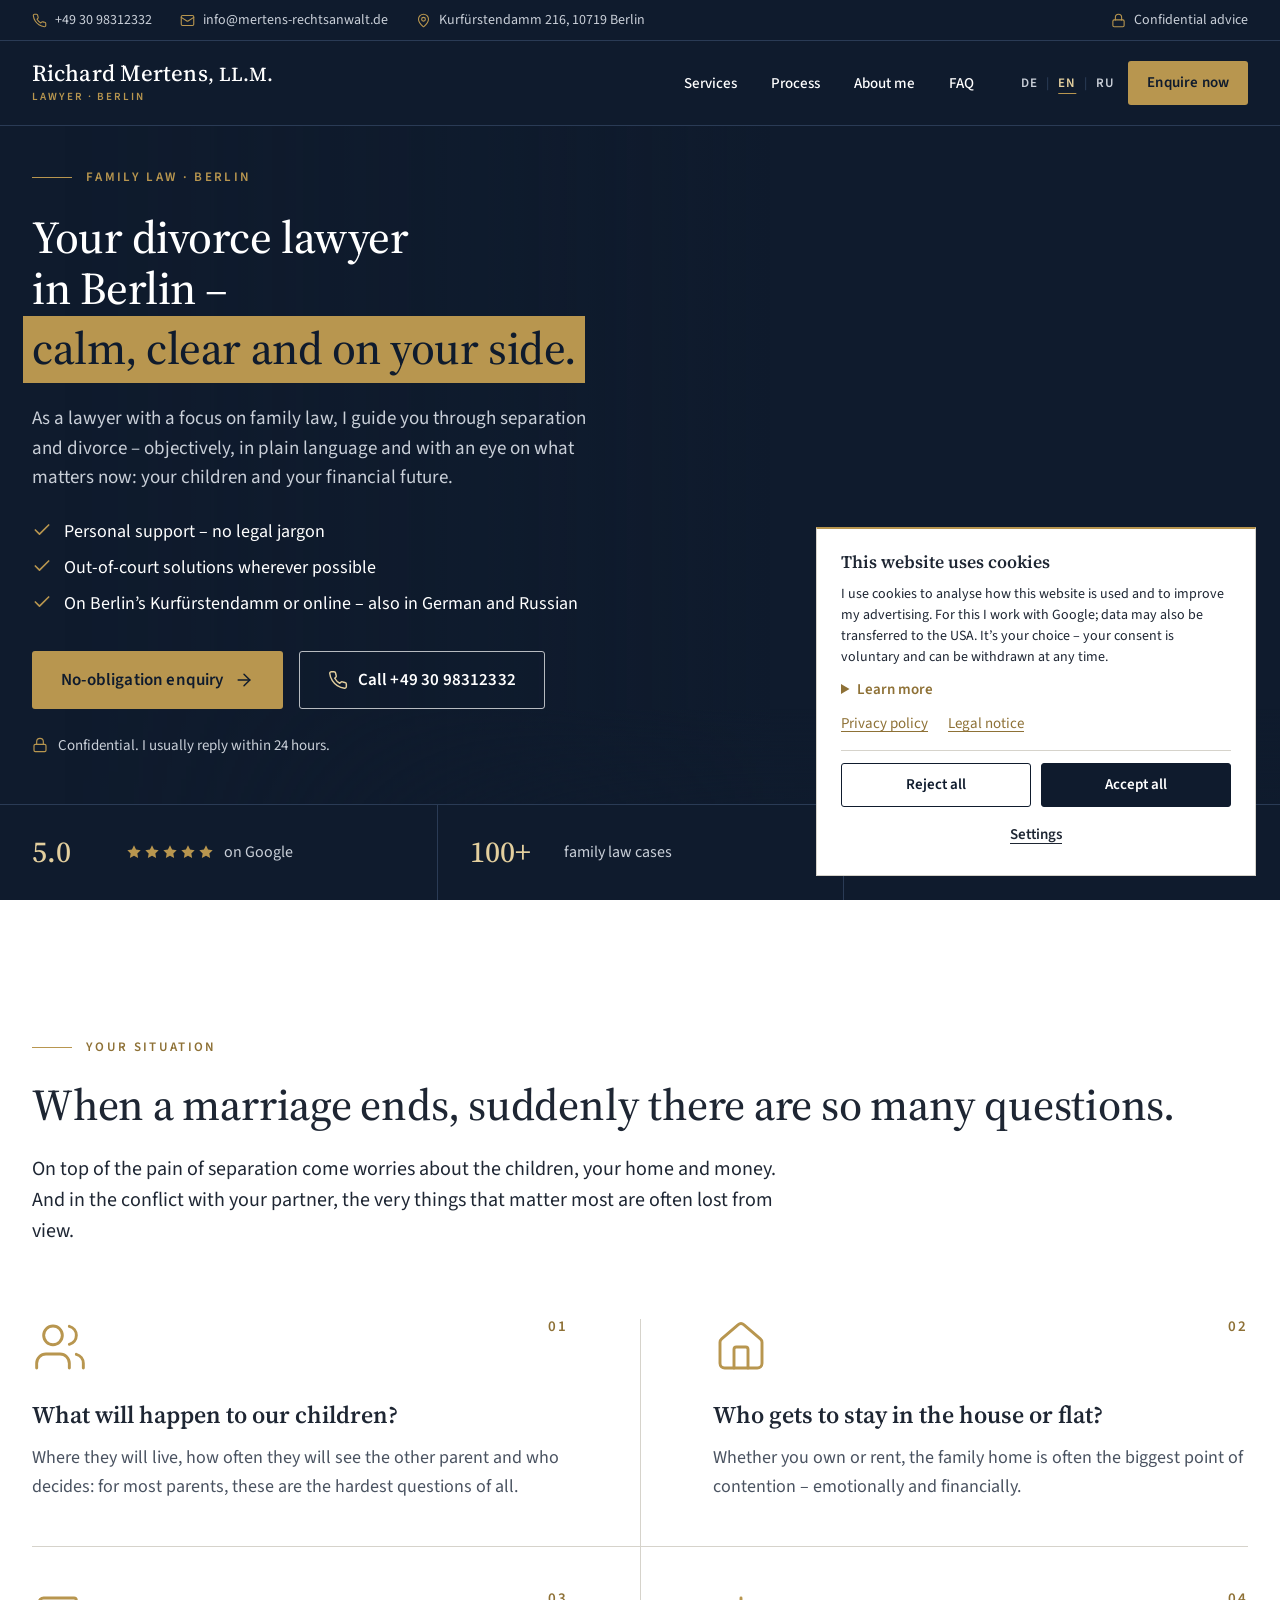
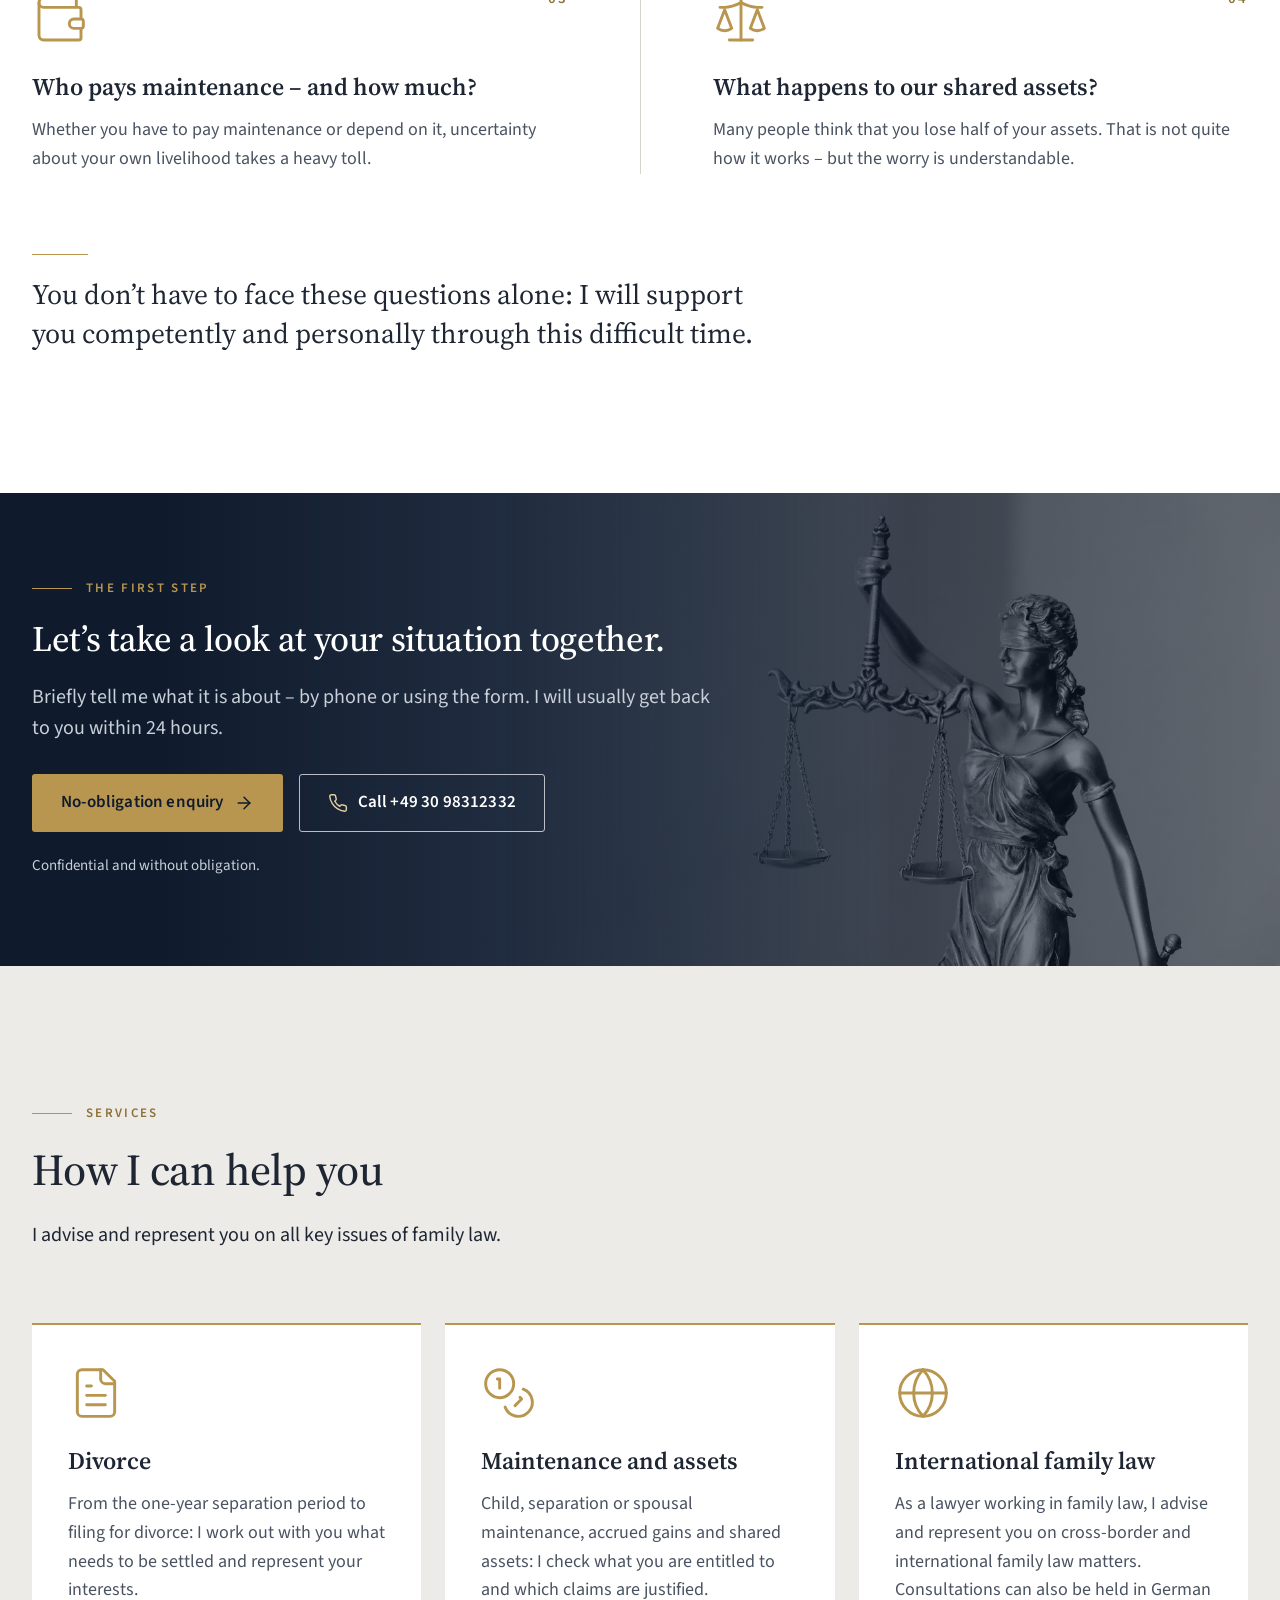
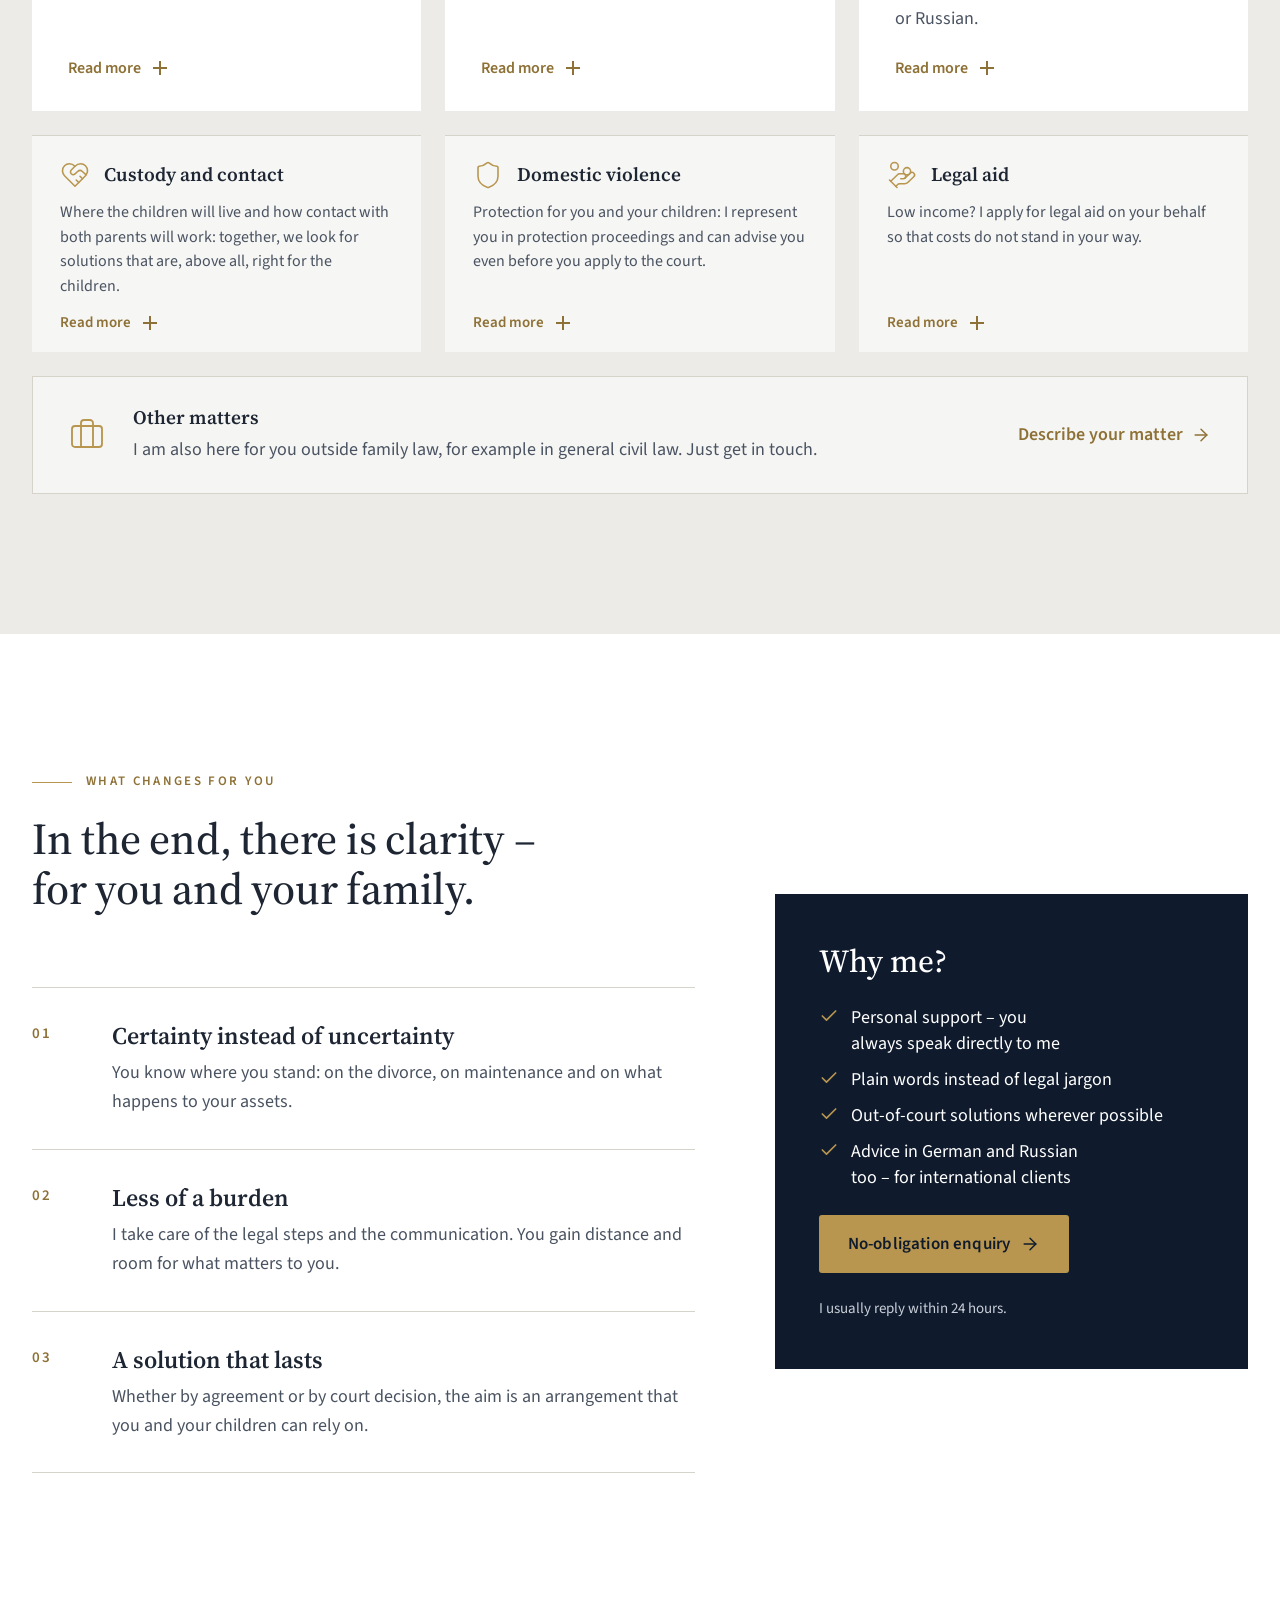
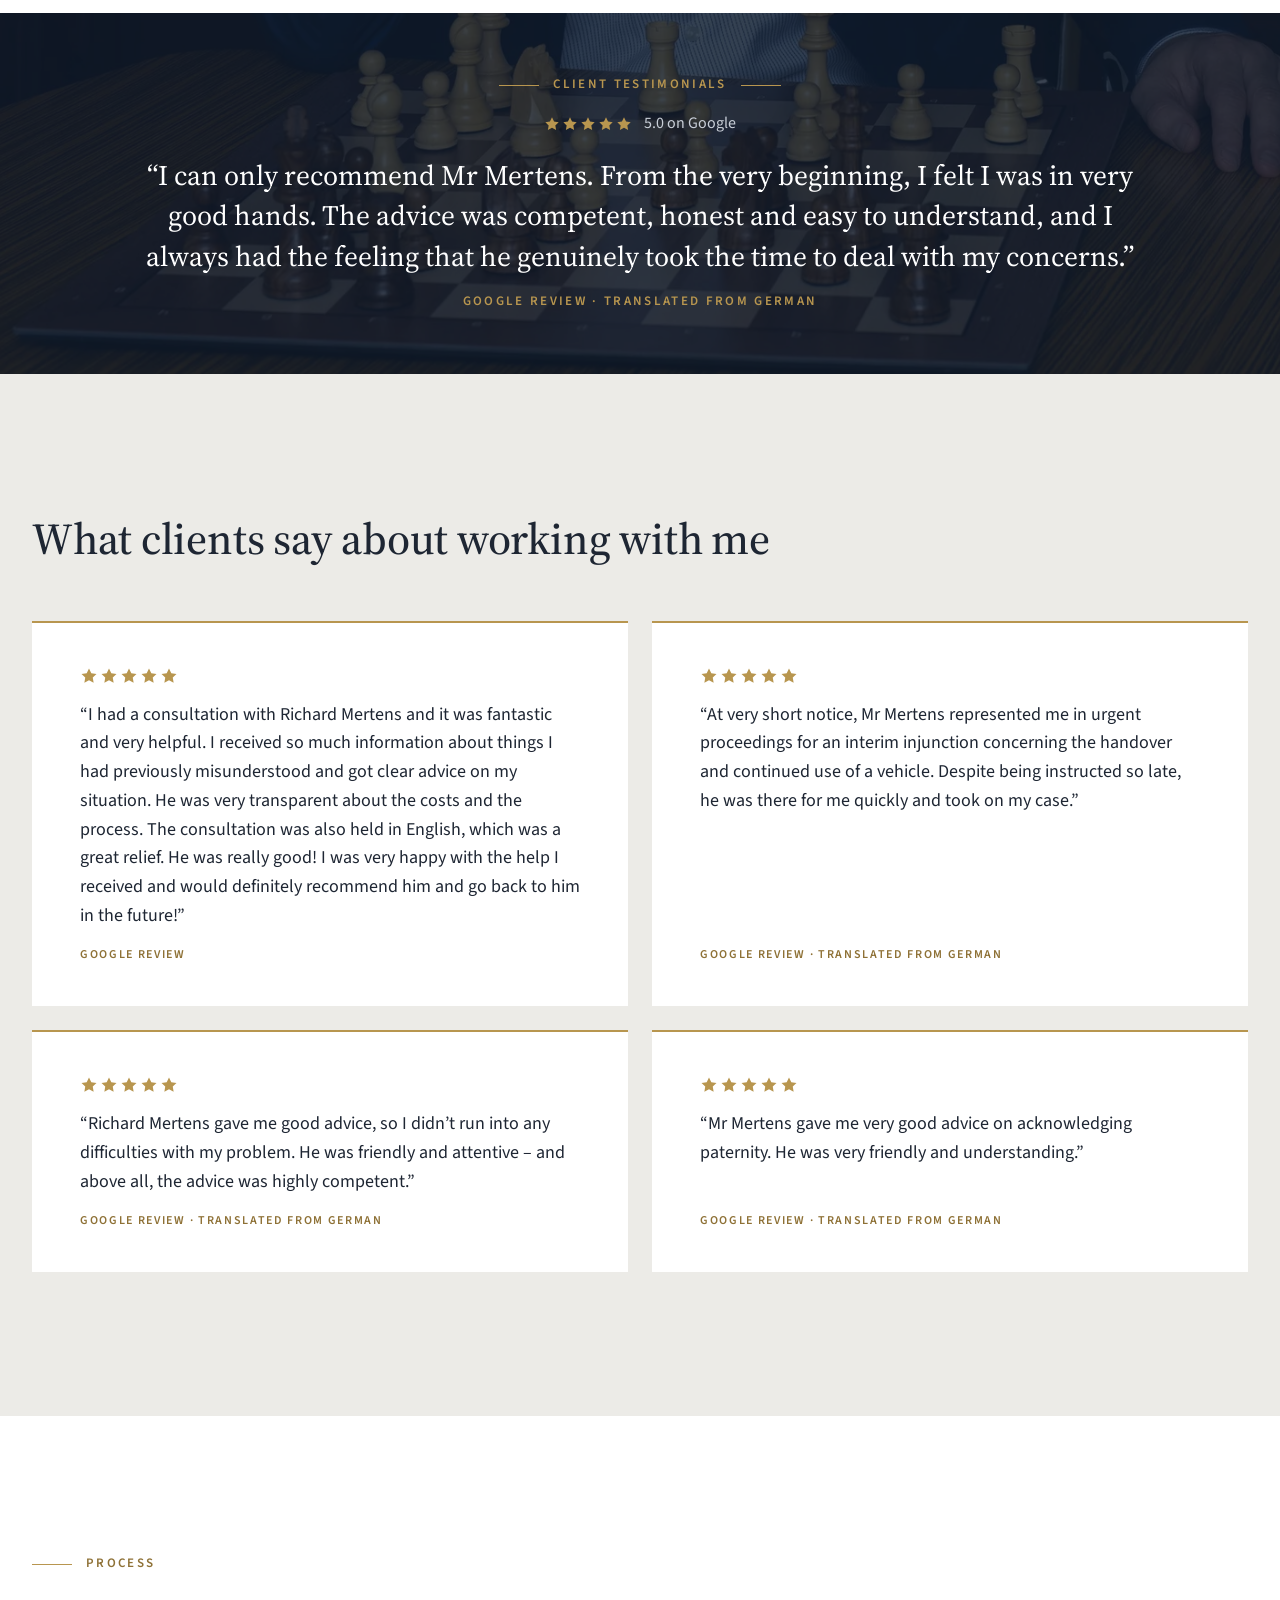
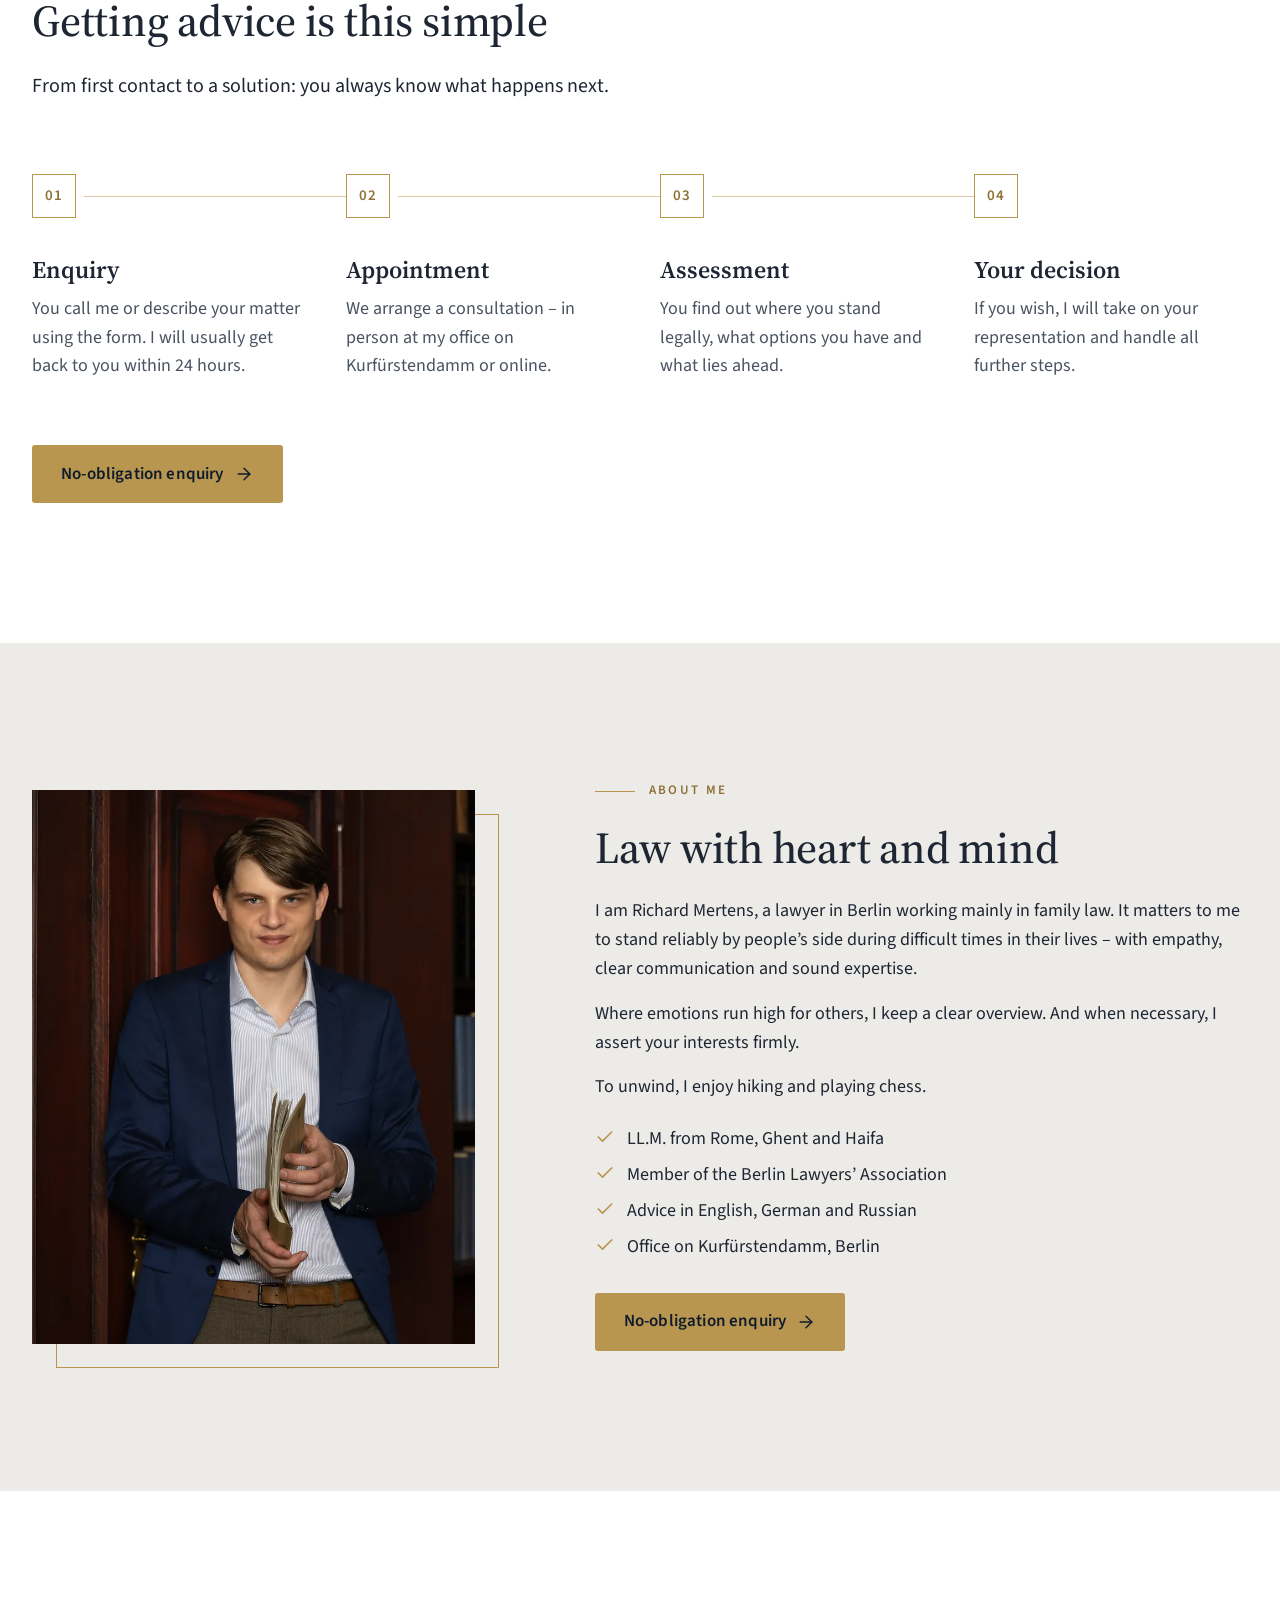
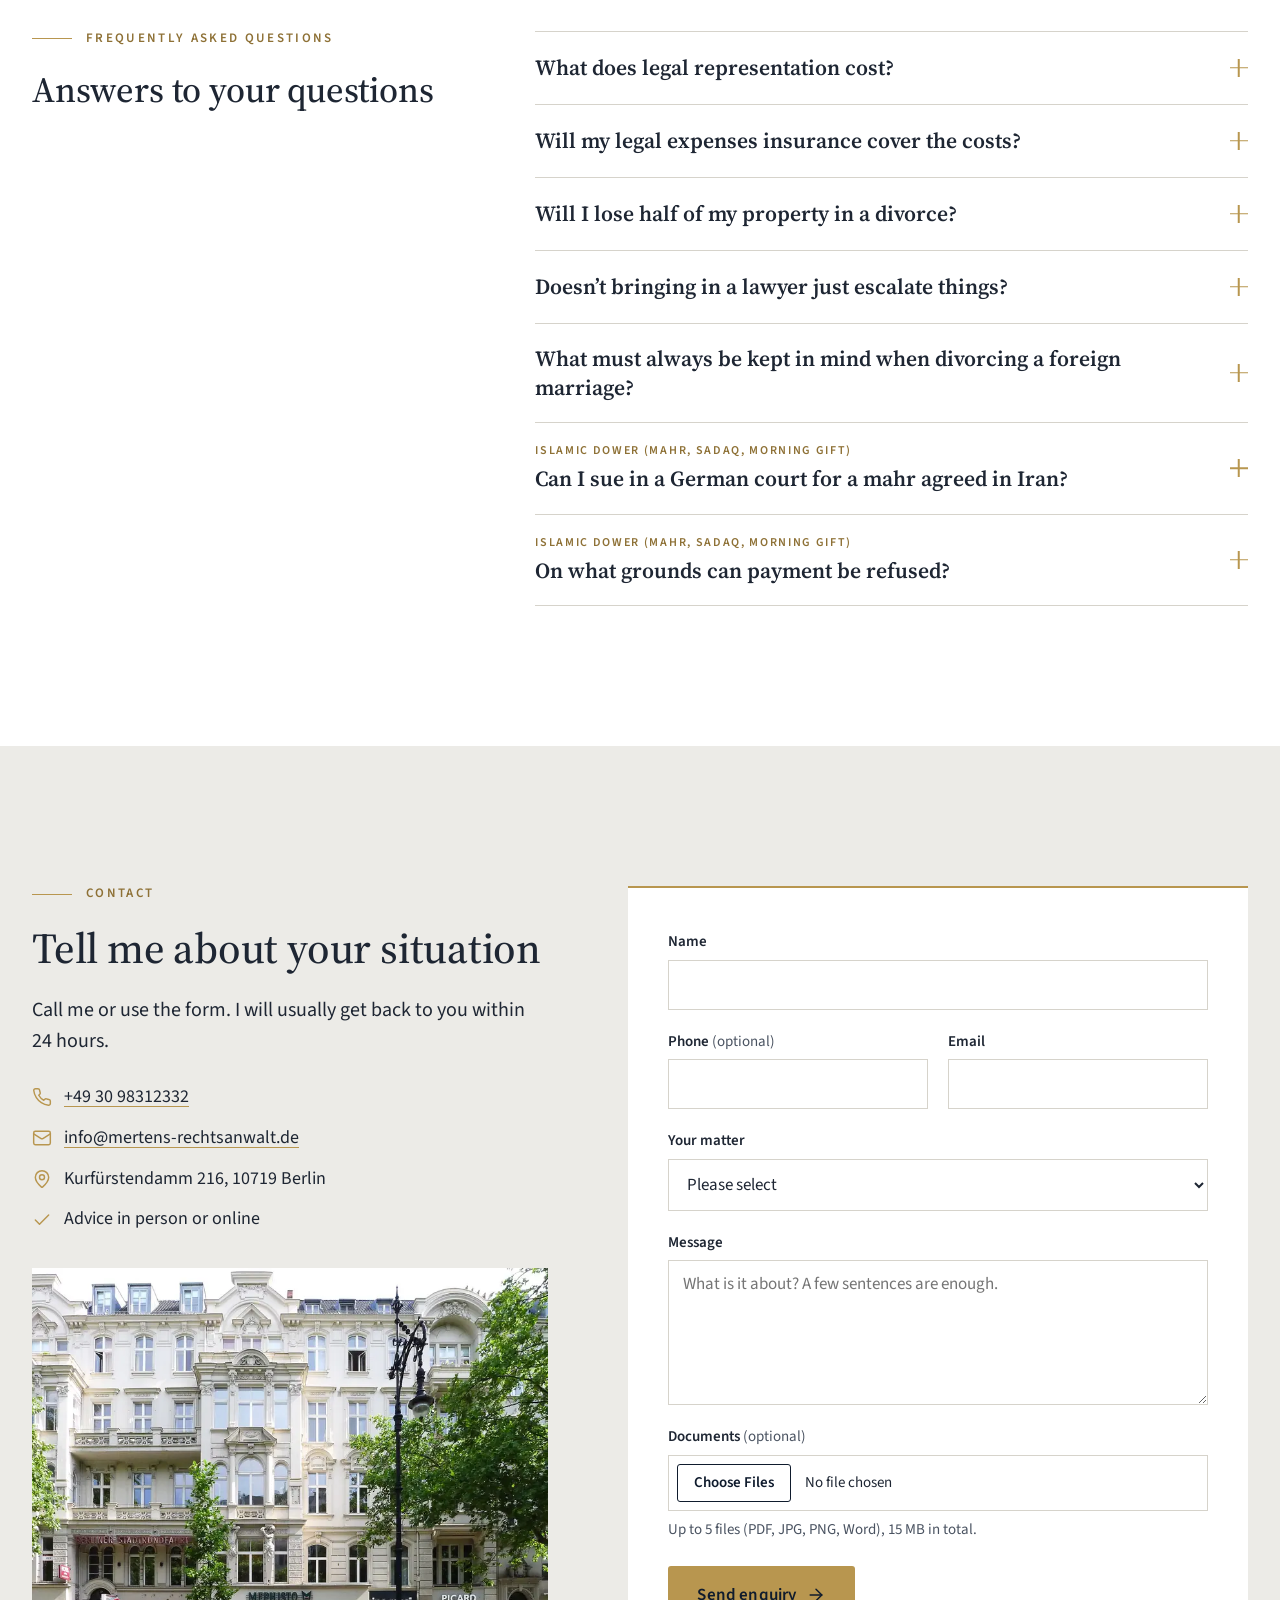
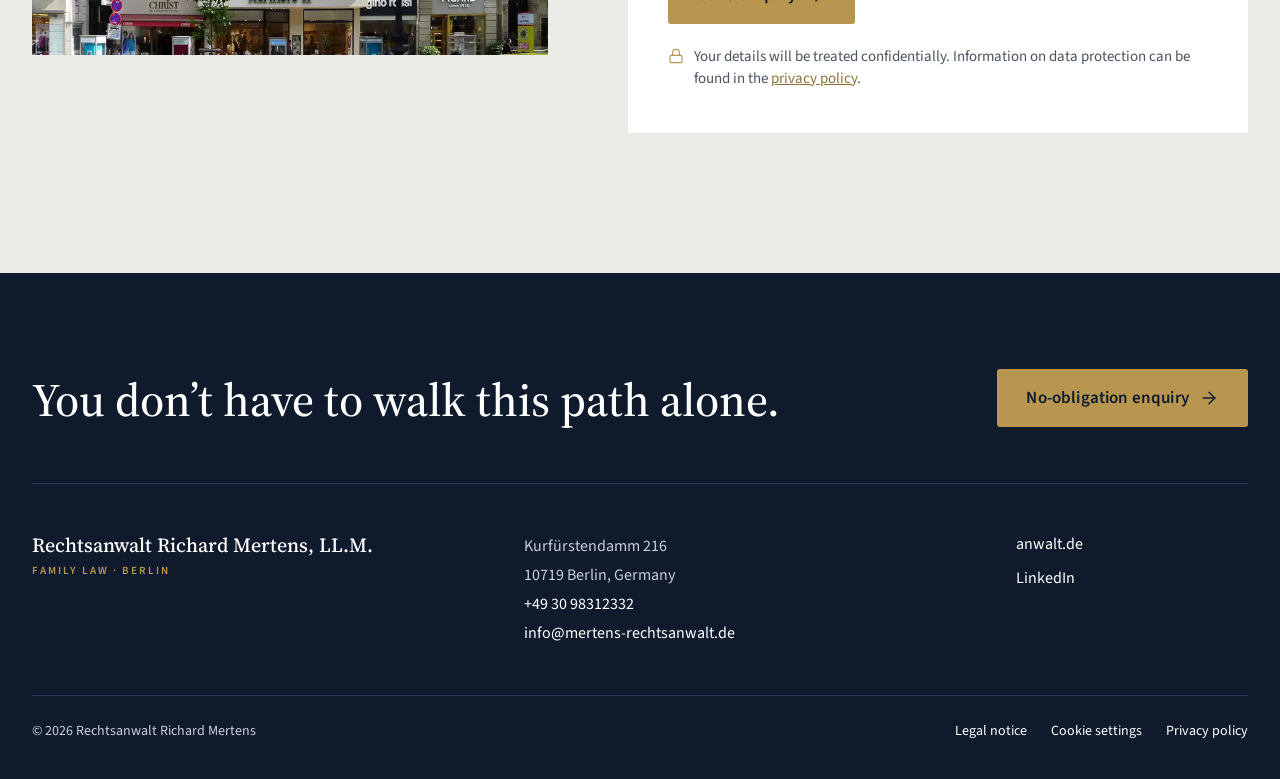
<file: en/index.html>
<!doctype html>
<html lang="en" class="no-js">
<head>
  <meta charset="utf-8">
  <meta name="viewport" content="width=device-width, initial-scale=1">
  <!-- Google Tag Manager (GTM-P35MM9F5) with Consent Mode v2 – as early as possible; GTM loads only after consent -->
  <script src="../consent.js?v=7"></script>
  <title>English-speaking divorce lawyer in Berlin | Richard Mertens</title>
  <meta name="description" content="Family law advice in English on Berlin’s Kurfürstendamm: divorce, maintenance, assets and international family matters – in person or online.">
  <meta name="theme-color" content="#0F1B2D">
  <link rel="icon" href="../favicon.ico" sizes="any">
  <link rel="icon" type="image/png" sizes="32x32" href="../assets/img/favicon-32.png">
  <link rel="icon" type="image/png" sizes="192x192" href="../assets/img/favicon-192.png">
  <link rel="apple-touch-icon" href="../assets/img/apple-touch-icon.png">
  <link rel="canonical" href="https://mertens-rechtsanwalt.de/en/">
  <link rel="alternate" hreflang="de" href="https://mertens-rechtsanwalt.de/">
  <link rel="alternate" hreflang="en" href="https://mertens-rechtsanwalt.de/en/">
  <link rel="alternate" hreflang="ru" href="https://mertens-rechtsanwalt.de/ru/">
  <link rel="alternate" hreflang="x-default" href="https://mertens-rechtsanwalt.de/">
  <meta property="og:type" content="website">
  <meta property="og:site_name" content="Rechtsanwalt Richard Mertens, LL.M.">
  <meta property="og:title" content="English-speaking divorce lawyer in Berlin | Richard Mertens">
  <meta property="og:description" content="Family law advice in English on Berlin’s Kurfürstendamm: divorce, maintenance, assets and international family matters – in person or online.">
  <meta property="og:url" content="https://mertens-rechtsanwalt.de/en/">
  <meta property="og:image" content="https://mertens-rechtsanwalt.de/assets/img/richard-hero-1600.jpg">
  <meta property="og:image:alt" content="Lawyer Richard Mertens in his office on Kurfürstendamm, Berlin">
  <meta property="og:locale" content="en_GB">
  <meta property="og:locale:alternate" content="de_DE">
  <meta property="og:locale:alternate" content="ru_RU">

  <script>document.documentElement.classList.replace('no-js', 'js');</script>

  <link rel="preload" href="../fonts/SourceSerif4-variable.woff2" as="font" type="font/woff2" crossorigin>
  <link rel="preload" href="../fonts/SourceSans3-variable.woff2" as="font" type="font/woff2" crossorigin>
  <link rel="stylesheet" href="../style.css?v=28">

  <script type="application/ld+json">
  {
    "@context": "https://schema.org",
    "@type": "LegalService",
    "name": "Rechtsanwalt Richard Mertens, LL.M.",
    "description": "Lawyer with a focus on family law in Berlin",
    "url": "https://mertens-rechtsanwalt.de/en/",
    "image": "https://mertens-rechtsanwalt.de/assets/img/richard-hero-1600.jpg",
    "telephone": "+49 30 98312332",
    "email": "info@mertens-rechtsanwalt.de",
    "address": {
      "@type": "PostalAddress",
      "streetAddress": "Kurfürstendamm 216",
      "postalCode": "10719",
      "addressLocality": "Berlin",
      "addressCountry": "DE"
    },
    "areaServed": {
      "@type": "City",
      "name": "Berlin"
    },
    "knowsLanguage": [
      "de",
      "en",
      "ru"
    ],
    "sameAs": [
      "https://www.anwalt.de/richard-mertens",
      "https://www.linkedin.com/in/richard-mertens-ll-m-89aaa8364/"
    ]
  }
  </script>
</head>
<body>

  <a class="skip-link" href="#main">Skip to content</a>

  <!-- Top bar (visible from tablet size) -->
  <div class="topbar">
    <div class="container topbar__inner">
      <ul class="topbar__list">
        <li>
          <a href="tel:+493098312332">
            <svg class="icon" viewBox="0 0 24 24" aria-hidden="true"><path d="M22 16.92v3a2 2 0 0 1-2.18 2 19.79 19.79 0 0 1-8.63-3.07 19.5 19.5 0 0 1-6-6 19.79 19.79 0 0 1-3.07-8.67A2 2 0 0 1 4.11 2h3a2 2 0 0 1 2 1.72 12.84 12.84 0 0 0 .7 2.81 2 2 0 0 1-.45 2.11L8.09 9.91a16 16 0 0 0 6 6l1.27-1.27a2 2 0 0 1 2.11-.45 12.84 12.84 0 0 0 2.81.7A2 2 0 0 1 22 16.92z"/></svg>
            +49 30 98312332
          </a>
        </li>
        <li>
          <a href="mailto:info@mertens-rechtsanwalt.de">
            <svg class="icon" viewBox="0 0 24 24" aria-hidden="true"><rect width="20" height="16" x="2" y="4" rx="2"/><path d="m22 7-8.97 5.7a1.94 1.94 0 0 1-2.06 0L2 7"/></svg>
            info@mertens-rechtsanwalt.de
          </a>
        </li>
        <li class="topbar__address">
          <svg class="icon" viewBox="0 0 24 24" aria-hidden="true"><path d="M20 10c0 4.993-5.539 10.193-7.399 11.799a1 1 0 0 1-1.202 0C9.539 20.193 4 14.993 4 10a8 8 0 0 1 16 0"/><circle cx="12" cy="10" r="3"/></svg>
          Kurfürstendamm 216, 10719 Berlin
        </li>
      </ul>
      <p class="topbar__note">
        <svg class="icon" viewBox="0 0 24 24" aria-hidden="true"><rect width="18" height="11" x="3" y="11" rx="2" ry="2"/><path d="M7 11V7a5 5 0 0 1 10 0v4"/></svg>
        Confidential advice
      </p>
      <!-- Language choice on narrow screens (no room for it in the navigation there) -->
      <div class="lang-switch" role="navigation" aria-label="Sprache wählen / Choose language / Выбор языка"><a href="../" lang="de" hreflang="de" aria-label="Deutsch">DE</a><span class="lang-switch__sep" aria-hidden="true">|</span><a href="./" lang="en" hreflang="en" aria-current="true" aria-label="English">EN</a><span class="lang-switch__sep" aria-hidden="true">|</span><a href="../ru/" lang="ru" hreflang="ru" aria-label="Русский">RU</a></div>
    </div>
  </div>

  <!-- Navigation (stays visible while scrolling) -->
  <header class="site-nav">
    <nav class="container site-nav__inner" aria-label="Main navigation">
      <a class="brand" href="#start" aria-label="Richard Mertens, LL.M., lawyer in Berlin – back to top">
        <span class="brand__name">Richard Mertens<span class="brand__degree">, LL.M.</span></span>
        <span class="brand__sub">Lawyer · Berlin</span>
      </a>

      <ul class="site-nav__links">
        <li><a href="#services">Services</a></li>
        <li><a href="#process">Process</a></li>
        <li><a href="#about">About me</a></li>
        <li><a href="#faq">FAQ</a></li>
      </ul>

      <div class="site-nav__actions">
        <div class="lang-switch lang-switch--nav" role="navigation" aria-label="Sprache wählen / Choose language / Выбор языка"><a href="../" lang="de" hreflang="de" aria-label="Deutsch">DE</a><span class="lang-switch__sep" aria-hidden="true">|</span><a href="./" lang="en" hreflang="en" aria-current="true" aria-label="English">EN</a><span class="lang-switch__sep" aria-hidden="true">|</span><a href="../ru/" lang="ru" hreflang="ru" aria-label="Русский">RU</a></div>
        <a class="icon-btn" href="tel:+493098312332" aria-label="Call: +49 30 98312332">
          <svg class="icon" viewBox="0 0 24 24" aria-hidden="true"><path d="M22 16.92v3a2 2 0 0 1-2.18 2 19.79 19.79 0 0 1-8.63-3.07 19.5 19.5 0 0 1-6-6 19.79 19.79 0 0 1-3.07-8.67A2 2 0 0 1 4.11 2h3a2 2 0 0 1 2 1.72 12.84 12.84 0 0 0 .7 2.81 2 2 0 0 1-.45 2.11L8.09 9.91a16 16 0 0 0 6 6l1.27-1.27a2 2 0 0 1 2.11-.45 12.84 12.84 0 0 0 2.81.7A2 2 0 0 1 22 16.92z"/></svg>
        </a>
        <a class="btn btn--primary btn--sm" href="#enquiry"><span>Enquire<span class="hide-xs"> now</span></span></a>
      </div>
    </nav>
  </header>

  <main id="main">

    <!-- ===================== HERO ===================== -->
    <section class="hero" id="start" aria-labelledby="hero-title">
      <div class="hero__stage">
        <div class="container hero__grid">

          <div class="hero__content">
            <p class="eyebrow">Family law · Berlin</p>

            <h1 class="hero__title" id="hero-title">
              <span class="hero__line">Your divorce lawyer</span>
              <span class="hero__line">in Berlin&nbsp;–</span>
              <span class="hero__hl"><span class="hero__hl-text">calm, clear and on your side.</span></span>
            </h1>

            <p class="hero__lead">
              As a lawyer with a focus on family law, I guide you through separation and divorce –
              objectively, in plain language and with an eye on what matters now: your children and your financial future.
            </p>

            <ul class="checklist">
              <li>
                <svg class="icon" viewBox="0 0 24 24" aria-hidden="true"><path d="M20 6 9 17l-5-5"/></svg>
                Personal support&nbsp;– no legal jargon
              </li>
              <li>
                <svg class="icon" viewBox="0 0 24 24" aria-hidden="true"><path d="M20 6 9 17l-5-5"/></svg>
                Out-of-court solutions wherever possible
              </li>
              <li>
                <svg class="icon" viewBox="0 0 24 24" aria-hidden="true"><path d="M20 6 9 17l-5-5"/></svg>
                <span><span class="keep">On Berlin’s Kurfürstendamm or online&nbsp;–</span> <span class="keep">also in German and Russian</span></span>
              </li>
            </ul>

            <div class="hero__ctas">
              <a class="btn btn--primary btn--lg" href="#enquiry">
                No-obligation enquiry
                <svg class="icon btn__arrow" viewBox="0 0 24 24" aria-hidden="true"><path d="M5 12h14"/><path d="m12 5 7 7-7 7"/></svg>
              </a>
              <a class="btn btn--outline-light btn--lg btn--call" href="tel:+493098312332">
                <svg class="icon btn__phone" viewBox="0 0 24 24" aria-hidden="true"><path d="M22 16.92v3a2 2 0 0 1-2.18 2 19.79 19.79 0 0 1-8.63-3.07 19.5 19.5 0 0 1-6-6 19.79 19.79 0 0 1-3.07-8.67A2 2 0 0 1 4.11 2h3a2 2 0 0 1 2 1.72 12.84 12.84 0 0 0 .7 2.81 2 2 0 0 1-.45 2.11L8.09 9.91a16 16 0 0 0 6 6l1.27-1.27a2 2 0 0 1 2.11-.45 12.84 12.84 0 0 0 2.81.7A2 2 0 0 1 22 16.92z"/></svg>
                Call +49 30 98312332
              </a>
            </div>

            <p class="hero__note">
              <svg class="icon" viewBox="0 0 24 24" aria-hidden="true"><rect width="18" height="11" x="3" y="11" rx="2" ry="2"/><path d="M7 11V7a5 5 0 0 1 10 0v4"/></svg>
              Confidential. I usually reply within 24&nbsp;hours.
            </p>
          </div>

          <div class="hero__media">
            <picture>
              <source media="(min-width: 1200px)" type="image/webp"
                      srcset="../assets/img/richard-hero-wide-1344.webp 1344w, ../assets/img/richard-hero-wide-2240.webp 2240w, ../assets/img/richard-hero-wide-3360.webp 3360w"
                      sizes="115vw" width="3360" height="1600">
              <source media="(min-width: 1200px)"
                      srcset="../assets/img/richard-hero-wide-1344.jpg 1344w, ../assets/img/richard-hero-wide-2240.jpg 2240w, ../assets/img/richard-hero-wide-3360.jpg 3360w"
                      sizes="115vw" width="3360" height="1600">
              <source type="image/webp"
                      srcset="../assets/img/richard-hero-960.webp 960w, ../assets/img/richard-hero-1600.webp 1600w, ../assets/img/richard-hero-2400.webp 2400w"
                      sizes="(min-width: 900px) 54vw, 100vw">
              <img src="../assets/img/richard-hero-1600.jpg"
                   srcset="../assets/img/richard-hero-960.jpg 960w, ../assets/img/richard-hero-1600.jpg 1600w, ../assets/img/richard-hero-2400.jpg 2400w"
                   sizes="(min-width: 900px) 54vw, 100vw"
                   width="2400" height="1600"
                   alt="Lawyer Richard Mertens at a meeting table in front of bookshelves filled with legal literature"
                   fetchpriority="high" decoding="async">
            </picture>
          </div>

        </div>
      </div>

      <!-- Trust bar -->
      <div class="hero__trust">
        <ul class="container trust">
          <li class="trust__item">
            <span class="trust__figure">5.0</span>
            <span class="trust__text">
              <span class="stars" role="img" aria-label="5 out of 5 stars">
                <svg viewBox="0 0 24 24" aria-hidden="true"><polygon points="12 2 15.09 8.26 22 9.27 17 14.14 18.18 21.02 12 17.77 5.82 21.02 7 14.14 2 9.27 8.91 8.26 12 2"/></svg>
                <svg viewBox="0 0 24 24" aria-hidden="true"><polygon points="12 2 15.09 8.26 22 9.27 17 14.14 18.18 21.02 12 17.77 5.82 21.02 7 14.14 2 9.27 8.91 8.26 12 2"/></svg>
                <svg viewBox="0 0 24 24" aria-hidden="true"><polygon points="12 2 15.09 8.26 22 9.27 17 14.14 18.18 21.02 12 17.77 5.82 21.02 7 14.14 2 9.27 8.91 8.26 12 2"/></svg>
                <svg viewBox="0 0 24 24" aria-hidden="true"><polygon points="12 2 15.09 8.26 22 9.27 17 14.14 18.18 21.02 12 17.77 5.82 21.02 7 14.14 2 9.27 8.91 8.26 12 2"/></svg>
                <svg viewBox="0 0 24 24" aria-hidden="true"><polygon points="12 2 15.09 8.26 22 9.27 17 14.14 18.18 21.02 12 17.77 5.82 21.02 7 14.14 2 9.27 8.91 8.26 12 2"/></svg>
              </span>
              on Google
            </span>
          </li>
          <li class="trust__item">
            <span class="trust__figure">100+</span>
            <span class="trust__text">family law cases</span>
          </li>
          <li class="trust__item">
            <svg class="icon trust__icon" viewBox="0 0 24 24" aria-hidden="true"><line x1="3" x2="21" y1="22" y2="22"/><line x1="6" x2="6" y1="18" y2="11"/><line x1="10" x2="10" y1="18" y2="11"/><line x1="14" x2="14" y1="18" y2="11"/><line x1="18" x2="18" y1="18" y2="11"/><polygon points="12 2 20 7 4 7"/></svg>
            <span class="trust__text">Member of the Berlin Lawyers’ Association</span>
          </li>
        </ul>
      </div>
    </section>

    <!-- ===================== PROBLEMS ===================== -->
    <section class="section problems" id="problems" aria-labelledby="problems-title">
      <div class="container">

        <header class="section-head">
          <p class="eyebrow eyebrow--dark">Your situation</p>
          <h2 class="section-title" data-fit id="problems-title">When a marriage ends, suddenly there are so many questions.</h2>
          <p class="section-lead">
            On top of the pain of separation come worries about the children, your home and money.
            And in the conflict with your partner, the very things that matter most are often lost from view.
          </p>
        </header>

        <ul class="problems__grid">
          <li class="problem">
            <div class="problem__top">
              <svg class="icon problem__icon" viewBox="0 0 24 24" aria-hidden="true"><path d="M16 21v-2a4 4 0 0 0-4-4H6a4 4 0 0 0-4 4v2"/><circle cx="9" cy="7" r="4"/><path d="M22 21v-2a4 4 0 0 0-3-3.87"/><path d="M16 3.13a4 4 0 0 1 0 7.75"/></svg>
              <span class="problem__index" aria-hidden="true">01</span>
            </div>
            <h3 class="problem__title">What will happen to our children?</h3>
            <p class="problem__text">Where they will live, how often they will see the other parent and who decides: for most parents, these are the hardest questions of all.</p>
          </li>
          <li class="problem">
            <div class="problem__top">
              <svg class="icon problem__icon" viewBox="0 0 24 24" aria-hidden="true"><path d="M15 21v-8a1 1 0 0 0-1-1h-4a1 1 0 0 0-1 1v8"/><path d="M3 10a2 2 0 0 1 .709-1.528l7-5.999a2 2 0 0 1 2.582 0l7 5.999A2 2 0 0 1 21 10v9a2 2 0 0 1-2 2H5a2 2 0 0 1-2-2z"/></svg>
              <span class="problem__index" aria-hidden="true">02</span>
            </div>
            <h3 class="problem__title">Who gets to stay in the house or flat?</h3>
            <p class="problem__text">Whether you own or rent, the family home is often the biggest point of contention&nbsp;– emotionally and financially.</p>
          </li>
          <li class="problem">
            <div class="problem__top">
              <svg class="icon problem__icon" viewBox="0 0 24 24" aria-hidden="true"><path d="M19 7V4a1 1 0 0 0-1-1H5a2 2 0 0 0 0 4h15a1 1 0 0 1 1 1v4h-3a2 2 0 0 0 0 4h3a1 1 0 0 0 1-1v-2a1 1 0 0 0-1-1"/><path d="M3 5v14a2 2 0 0 0 2 2h15a1 1 0 0 0 1-1v-4"/></svg>
              <span class="problem__index" aria-hidden="true">03</span>
            </div>
            <h3 class="problem__title">Who pays maintenance&nbsp;– and how much?</h3>
            <p class="problem__text">Whether you have to pay maintenance or depend on it, uncertainty about your own livelihood takes a heavy toll.</p>
          </li>
          <li class="problem">
            <div class="problem__top">
              <svg class="icon problem__icon" viewBox="0 0 24 24" aria-hidden="true"><path d="m16 16 3-8 3 8c-.87.65-1.920 1-3 1s-2.13-.35-3-1Z"/><path d="m2 16 3-8 3 8c-.87.65-1.92 1-3 1s-2.13-.35-3-1Z"/><path d="M7 21h10"/><path d="M12 3v18"/><path d="M3 7h2c2 0 5-1 7-2 2 1 5 2 7 2h2"/></svg>
              <span class="problem__index" aria-hidden="true">04</span>
            </div>
            <h3 class="problem__title">What happens to our shared assets?</h3>
            <p class="problem__text">Many people think that you lose half of your assets. That is not quite how it works&nbsp;– but the worry is understandable.</p>
          </li>
        </ul>

        <p class="problems__closing">
          You don’t have to face these questions alone: I will support you competently and personally through this difficult time.
        </p>

      </div>
    </section>

    <!-- ===================== BRIDGE (CTA) ===================== -->
    <section class="bridge" id="first-step" aria-labelledby="bridge-title">
      <picture class="bridge__bg" aria-hidden="true">
        <source type="image/webp" srcset="../assets/img/justitia-1200.webp 1200w, ../assets/img/justitia-2000.webp 2000w" sizes="(min-width: 768px) 70vw, 100vw">
        <img src="../assets/img/justitia-1200.jpg" srcset="../assets/img/justitia-1200.jpg 1200w, ../assets/img/justitia-2000.jpg 2000w" sizes="(min-width: 768px) 70vw, 100vw" alt="" width="2000" height="1220" loading="lazy" decoding="async">
      </picture>
      <div class="container bridge__inner">
        <p class="eyebrow">The first step</p>
        <h2 class="bridge__title" data-fit id="bridge-title">Let’s take a look at your situation together.</h2>
        <p class="bridge__text">
          Briefly tell me what it is about&nbsp;– by phone or using the form.
          I will usually get back to you within 24&nbsp;hours.
        </p>
        <div class="bridge__ctas">
          <a class="btn btn--primary btn--lg" href="#enquiry">
            No-obligation enquiry
            <svg class="icon btn__arrow" viewBox="0 0 24 24" aria-hidden="true"><path d="M5 12h14"/><path d="m12 5 7 7-7 7"/></svg>
          </a>
          <a class="btn btn--outline-light btn--lg" href="tel:+493098312332">
            <svg class="icon btn__phone" viewBox="0 0 24 24" aria-hidden="true"><path d="M22 16.92v3a2 2 0 0 1-2.18 2 19.79 19.79 0 0 1-8.63-3.07 19.5 19.5 0 0 1-6-6 19.79 19.79 0 0 1-3.07-8.67A2 2 0 0 1 4.11 2h3a2 2 0 0 1 2 1.72 12.84 12.84 0 0 0 .7 2.81 2 2 0 0 1-.45 2.11L8.09 9.91a16 16 0 0 0 6 6l1.27-1.27a2 2 0 0 1 2.11-.45 12.84 12.84 0 0 0 2.81.7A2 2 0 0 1 22 16.92z"/></svg>
            Call +49 30 98312332
          </a>
        </div>
        <p class="bridge__note">Confidential and without obligation.</p>
      </div>
    </section>

    <!-- ===================== SERVICES ===================== -->
    <section class="section section--alt services" id="services" aria-labelledby="services-title">
      <div class="container">

        <header class="section-head">
          <p class="eyebrow eyebrow--dark">Services</p>
          <h2 class="section-title" data-fit id="services-title">How I can help you</h2>
          <p class="section-lead">I advise and represent you on all key issues of family law.</p>
        </header>

        <!-- Six services: Richard's three focus areas on top (large), three more below (compact). Clicking a box opens the detailed text in a wide panel below its row
             (script.js). Without JavaScript, all texts are shown open below their box. -->
        <div class="services__grid services__grid--focus" data-services>
          <article id="divorce" class="service">
            <svg class="icon service__icon" viewBox="0 0 24 24" aria-hidden="true"><path d="M15 2H6a2 2 0 0 0-2 2v16a2 2 0 0 0 2 2h12a2 2 0 0 0 2-2V7Z"/><path d="M14 2v4a2 2 0 0 0 2 2h4"/><path d="M10 9H8"/><path d="M16 13H8"/><path d="M16 17H8"/></svg>
            <h3 class="service__title" id="svc-divorce-title">Divorce</h3>
            <p class="service__text">From the one-year separation period to filing for divorce: I work out with you what needs to be settled and represent your interests.</p>
            <button class="service__toggle" type="button" aria-expanded="false" aria-controls="svc-divorce"><span class="service__toggle-label">Read more</span><span class="service__plus" aria-hidden="true"></span></button>
          </article>
          <section class="service__panel" id="svc-divorce" aria-labelledby="svc-divorce-title">
            <div class="service__panel-side">
              <p class="service__panel-title" aria-hidden="true">Divorce</p>
              <a class="text-link" href="#enquiry">Describe your matter <svg class="icon btn__arrow" viewBox="0 0 24 24" aria-hidden="true"><path d="M5 12h14"/><path d="m12 5 7 7-7 7"/></svg></a>
            </div>
            <div class="service__panel-text">
              <p>I support you throughout the entire divorce process. You can come to me for information on all the legal consequences of a divorce as early as the point at which you are planning to separate.</p>
              <p>You can also seek my advice after receiving a divorce application. I am always open with you about the extent to which legal representation is necessary for you&nbsp;– above all with regard to the expected costs. Divorce proceedings do require a lawyer, i.e. the divorce application must be filed through a lawyer. However, you do not need to be represented by a lawyer to consent to the divorce application. In that case, you should at least seek advice on the procedure and, above all, on the consequences of not being legally represented.</p>
              <p>During the consultation, I inform you about the equalisation of pension rights and all other ways of enforcing your financial claims or defending against unjustified demands, for example regarding maintenance during separation or the equalisation of accrued gains. I also represent you in international divorces, with a particular focus on Russia and the CIS states as well as the Islamic legal sphere.</p>
            </div>
          </section>

          <article id="maintenance-assets" class="service">
            <svg class="icon service__icon" viewBox="0 0 24 24" aria-hidden="true"><circle cx="8" cy="8" r="6"/><path d="M18.09 10.37A6 6 0 1 1 10.34 18"/><path d="M7 6h1v4"/><path d="m16.71 13.88.7.71-2.82 2.82"/></svg>
            <h3 class="service__title" id="svc-maintenance-title">Maintenance and assets</h3>
            <p class="service__text">Child, separation or spousal maintenance, accrued gains and shared assets: I check what you are entitled to and which claims are justified.</p>
            <button class="service__toggle" type="button" aria-expanded="false" aria-controls="svc-maintenance"><span class="service__toggle-label">Read more</span><span class="service__plus" aria-hidden="true"></span></button>
          </article>
          <section class="service__panel" id="svc-maintenance" aria-labelledby="svc-maintenance-title">
            <div class="service__panel-side">
              <p class="service__panel-title" aria-hidden="true">Maintenance and assets</p>
              <a class="text-link" href="#enquiry">Describe your matter <svg class="icon btn__arrow" viewBox="0 0 24 24" aria-hidden="true"><path d="M5 12h14"/><path d="m12 5 7 7-7 7"/></svg></a>
            </div>
            <div class="service__panel-text">
              <p>Family law recognises a number of different types of maintenance&nbsp;– child maintenance, maintenance for relatives, spousal maintenance and so on. I check whether you are entitled to maintenance and how you can enforce it. Equally, I represent you if you are facing unjustified maintenance claims or would like to have the amount of a claim reviewed.</p>
              <p>What all types of maintenance have in common is that they are calculated on the basis of income. For this purpose, the person potentially entitled to maintenance has a right to information against the person liable to pay. I support you in providing or obtaining this information. The income determined on that basis defines the maintenance obligation. It is important to look closely at which items may be deducted from income. Many maintenance debtors try to reduce their maintenance burden by understating their income. Which items are actually deductible depends on the statutory requirements and the case law of the courts. I will explain this to you in a consultation.</p>
              <p>I also represent you in matters concerning advance maintenance payments (Unterhaltsvorschuss). These are paid by the advance maintenance offices to those in need when minor children live with one of the parents. The parent who does not care for the child often faces high repayment claims from the advance maintenance office&nbsp;– frequently years later. In many cases, however, this debt can be reduced considerably with legal representation. You can book a consultation to find out more about an advance maintenance matter.</p>
              <p>I can also support you with regard to assets. In a divorce, it is not the entire property that is divided but only the accrued gains&nbsp;– that is, what a spouse has gained during the marriage. I establish what actually has to be equalised&nbsp;– for example with regard to a house, savings or a shared flat&nbsp;– and work towards a fair division.</p>
            </div>
          </section>

          <article id="international-family-law" class="service">
            <svg class="icon service__icon" viewBox="0 0 24 24" aria-hidden="true"><circle cx="12" cy="12" r="10"/><path d="M12 2a14.5 14.5 0 0 0 0 20 14.5 14.5 0 0 0 0-20"/><path d="M2 12h20"/></svg>
            <h3 class="service__title" id="svc-international-title">International family law</h3>
            <p class="service__text">As a lawyer working in family law, I advise and represent you on cross-border and international family law matters. Consultations can also be held in German or Russian.</p>
            <button class="service__toggle" type="button" aria-expanded="false" aria-controls="svc-international"><span class="service__toggle-label">Read more</span><span class="service__plus" aria-hidden="true"></span></button>
          </article>
          <section class="service__panel" id="svc-international" aria-labelledby="svc-international-title">
            <div class="service__panel-side">
              <p class="service__panel-title" aria-hidden="true">International family law</p>
              <a class="text-link" href="#enquiry">Describe your matter <svg class="icon btn__arrow" viewBox="0 0 24 24" aria-hidden="true"><path d="M5 12h14"/><path d="m12 5 7 7-7 7"/></svg></a>
            </div>
            <div class="service__panel-text">
              <p>A foreign connection can arise in various ways, for example through a marriage abroad followed by the spouses moving to Germany, through one or both spouses holding a foreign nationality, or simply through a planned move abroad. The consequences vary and depend on several factors. A foreign connection is particularly complex in the case of countries outside the European Union, such as Russia, Iran, Vietnam or others.</p>
              <p>Legal advice is usually advisable here, because the effects can differ greatly from country to country. The possible consequences are often not easy for spouses to recognise. In the event of separation or divorce, this can lead to unpleasant surprises. The possible consequences can be cushioned in advance by agreements, for example a marital agreement (Ehevertrag) with a clause choosing German law. I can help you with this.</p>
            </div>
          </section>
        </div>

        <!-- weitere Leistungen: kompaktere, zurückhaltendere Kästchen -->
        <div class="services__grid services__grid--minor" data-services>
          <article id="custody" class="service service--minor">
            <div class="service__head">
              <svg class="icon service__icon" viewBox="0 0 24 24" aria-hidden="true"><path d="M19 14c1.49-1.46 3-3.21 3-5.5A5.5 5.5 0 0 0 16.5 3c-1.76 0-3 .5-4.5 2-1.5-1.5-2.74-2-4.5-2A5.5 5.5 0 0 0 2 8.5c0 2.3 1.5 4.05 3 5.5l7 7Z"/><path d="M12 5 9.04 7.96a2.17 2.17 0 0 0 0 3.08c.82.82 2.13.85 3 .07l2.07-1.9a2.82 2.82 0 0 1 3.79 0l2.96 2.66"/><path d="m18 15-2-2"/><path d="m15 18-2-2"/></svg>
              <h3 class="service__title" id="svc-custody-title">Custody and contact</h3>
            </div>
            <p class="service__text">Where the children will live and how contact with both parents will work: together, we look for solutions that are, above all, right for the children.</p>
            <button class="service__toggle" type="button" aria-expanded="false" aria-controls="svc-custody"><span class="service__toggle-label">Read more</span><span class="service__plus" aria-hidden="true"></span></button>
          </article>
          <section class="service__panel" id="svc-custody" aria-labelledby="svc-custody-title">
            <div class="service__panel-side">
              <p class="service__panel-title" aria-hidden="true">Custody and contact</p>
              <a class="text-link" href="#enquiry">Describe your matter <svg class="icon btn__arrow" viewBox="0 0 24 24" aria-hidden="true"><path d="M5 12h14"/><path d="m12 5 7 7-7 7"/></svg></a>
            </div>
            <div class="service__panel-text">
              <p>Proceedings concerning parental custody and contact are a particularly sensitive matter for parents. These proceedings are primarily about the interests not of the parents but of the child, who usually suffers most from the situation. I accompany you throughout the proceedings and am at your side as a reliable and knowledgeable source of support.</p>
              <p>In the emotionally charged situation of parents in conflict over their child, I work towards a solution in every case, such as a court settlement or a contractual contact agreement. Even where parents are at odds, a joint solution generally serves the child’s welfare and your interests better than a one-sided decision by the family court. Where cooperation reaches its limits, however, I will of course use every procedural means available to protect your interests and the child’s welfare.</p>
            </div>
          </section>

          <article id="domestic-violence" class="service service--minor">
            <div class="service__head">
              <svg class="icon service__icon" viewBox="0 0 24 24" aria-hidden="true"><path d="M20 13c0 5-3.5 7.5-7.66 8.95a1 1 0 0 1-.67-.01C7.5 20.5 4 18 4 13V6a1 1 0 0 1 1-1c2 0 4.5-1.2 6.24-2.72a1.17 1.17 0 0 1 1.52 0C14.51 3.81 17 5 19 5a1 1 0 0 1 1 1z"/></svg>
              <h3 class="service__title" id="svc-violence-title">Domestic violence</h3>
            </div>
            <p class="service__text">Protection for you and your children: I represent you in protection proceedings and can advise you even before you apply to the court.</p>
            <button class="service__toggle" type="button" aria-expanded="false" aria-controls="svc-violence"><span class="service__toggle-label">Read more</span><span class="service__plus" aria-hidden="true"></span></button>
          </article>
          <section class="service__panel" id="svc-violence" aria-labelledby="svc-violence-title">
            <div class="service__panel-side">
              <p class="service__panel-title" aria-hidden="true">Domestic violence</p>
              <a class="text-link" href="#enquiry">Describe your matter <svg class="icon btn__arrow" viewBox="0 0 24 24" aria-hidden="true"><path d="M5 12h14"/><path d="m12 5 7 7-7 7"/></svg></a>
            </div>
            <div class="service__panel-text">
              <p>I represent you in matters under the German Violence Protection Act (Gewaltschutzgesetz). If you have already submitted an application to the court’s legal applications office (Rechtsantragsstelle), you can contact me for an initial consultation. I also act for clients receiving legal aid. Reporting the matter to the police or applying for protection measures usually also means the end of the personal relationship between the partners.</p>
              <p>In cases of domestic violence, you can also seek legal advice before applying to the court. As a rule, protection applications should be filed directly with the court’s legal applications office. I also represent you in any criminal proceedings connected with domestic violence.</p>
              <p class="service__alert">If you are in immediate danger, please call the emergency number <a href="tel:110">110</a> straight away.</p>
            </div>
          </section>

          <article id="legal-aid" class="service service--minor">
            <div class="service__head">
              <svg class="icon service__icon" viewBox="0 0 24 24" aria-hidden="true"><path d="M11 15h2a2 2 0 1 0 0-4h-3c-.6 0-1.1.2-1.4.6L3 17"/><path d="m7 21 1.6-1.4c.3-.4.8-.6 1.4-.6h4c1.1 0 2.1-.4 2.8-1.2l4.6-4.4a2 2 0 0 0-2.75-2.91l-4.2 3.9"/><path d="m2 16 6 6"/><circle cx="16" cy="9" r="2.9"/><circle cx="6" cy="5" r="3"/></svg>
              <h3 class="service__title" id="svc-legal-aid-title">Legal aid</h3>
            </div>
            <p class="service__text">Low income? I apply for legal aid on your behalf so that costs do not stand in your way.</p>
            <button class="service__toggle" type="button" aria-expanded="false" aria-controls="svc-legal-aid"><span class="service__toggle-label">Read more</span><span class="service__plus" aria-hidden="true"></span></button>
          </article>
          <section class="service__panel" id="svc-legal-aid" aria-labelledby="svc-legal-aid-title">
            <div class="service__panel-side">
              <p class="service__panel-title" aria-hidden="true">Legal aid</p>
              <a class="text-link" href="#enquiry">Describe your matter <svg class="icon btn__arrow" viewBox="0 0 24 24" aria-hidden="true"><path d="M5 12h14"/><path d="m12 5 7 7-7 7"/></svg></a>
            </div>
            <div class="service__panel-text">
              <p>If your income is not sufficient, I will apply for legal aid (Verfahrenskostenhilfe) on your behalf. To do so, you need to complete the form on your personal and financial circumstances. I am happy to help if you have any questions about it. You can find guidance on completing the form (in German) at <a href="https://www.pkh-formular.de" target="_blank" rel="noopener">www.pkh-formular.de</a>.</p>
              <p>With legal aid, the state covers the court fees and my fees&nbsp;– depending on your income, either in full or in return for instalments. As a rule, you are entitled to legal aid if you receive social benefits (e.g. citizen’s income or basic income support). You can also receive legal aid if you have a low income. In that case, the court may order you to pay in instalments.</p>
            </div>
          </section>
        </div>

        <div class="services__more">
          <svg class="icon services__more-icon" viewBox="0 0 24 24" aria-hidden="true"><path d="M16 20V4a2 2 0 0 0-2-2h-4a2 2 0 0 0-2 2v16"/><rect width="20" height="14" x="2" y="6" rx="2"/></svg>
          <div class="services__more-body">
            <h3 class="services__more-title">Other matters</h3>
            <p>I am also here for you outside family law, for example in general civil law. Just get in touch.</p>
          </div>
          <a class="text-link" href="#enquiry">
            Describe your matter
            <svg class="icon btn__arrow" viewBox="0 0 24 24" aria-hidden="true"><path d="M5 12h14"/><path d="m12 5 7 7-7 7"/></svg>
          </a>
        </div>

      </div>
    </section>

    <!-- ===================== BENEFITS & OUTCOME ===================== -->
    <section class="section benefits" id="benefits" aria-labelledby="benefits-title">
      <div class="container benefits__grid">

        <div class="benefits__main">
          <header class="section-head">
            <p class="eyebrow eyebrow--dark">What changes for you</p>
            <h2 class="section-title" data-fit id="benefits-title">In the end, there is clarity&nbsp;– for you and your family.</h2>
          </header>

          <ol class="numbered">
            <li class="numbered__item">
              <span class="numbered__index" aria-hidden="true">01</span>
              <div>
                <h3 class="numbered__title">Certainty instead of uncertainty</h3>
                <p class="numbered__text">You know where you stand: on the divorce, on maintenance and on what happens to your assets.</p>
              </div>
            </li>
            <li class="numbered__item">
              <span class="numbered__index" aria-hidden="true">02</span>
              <div>
                <h3 class="numbered__title">Less of a burden</h3>
                <p class="numbered__text">I take care of the legal steps and the communication. You gain distance and room for what matters to you.</p>
              </div>
            </li>
            <li class="numbered__item">
              <span class="numbered__index" aria-hidden="true">03</span>
              <div>
                <h3 class="numbered__title">A solution that lasts</h3>
                <p class="numbered__text">Whether by agreement or by court decision, the aim is an arrangement that you and your children can rely on.</p>
              </div>
            </li>
          </ol>
        </div>

        <aside class="why" aria-labelledby="why-title">
          <h3 class="why__title" id="why-title">Why me?</h3>
          <ul class="checklist why__list">
            <li>
              <svg class="icon" viewBox="0 0 24 24" aria-hidden="true"><path d="M20 6 9 17l-5-5"/></svg>
              Personal support&nbsp;– you always speak directly to me
            </li>
            <li>
              <svg class="icon" viewBox="0 0 24 24" aria-hidden="true"><path d="M20 6 9 17l-5-5"/></svg>
              Plain words instead of legal jargon
            </li>
            <li>
              <svg class="icon" viewBox="0 0 24 24" aria-hidden="true"><path d="M20 6 9 17l-5-5"/></svg>
              Out-of-court solutions wherever possible
            </li>
            <li>
              <svg class="icon" viewBox="0 0 24 24" aria-hidden="true"><path d="M20 6 9 17l-5-5"/></svg>
              Advice in German and Russian too&nbsp;– for international clients
            </li>
          </ul>
          <a class="btn btn--primary btn--lg why__cta" href="#enquiry">
            No-obligation enquiry
            <svg class="icon btn__arrow" viewBox="0 0 24 24" aria-hidden="true"><path d="M5 12h14"/><path d="m12 5 7 7-7 7"/></svg>
          </a>
          <p class="why__note">I usually reply within 24&nbsp;hours.</p>
        </aside>

      </div>
    </section>

    <!-- ===================== FEATURED TESTIMONIAL ===================== -->
    <section class="quote-feature" id="testimonials" aria-labelledby="quote-title">
      <picture class="quote-feature__bg" aria-hidden="true">
        <source type="image/webp" srcset="../assets/img/schach-1200.webp 1200w, ../assets/img/schach-2400.webp 2400w" sizes="100vw">
        <img src="../assets/img/schach-1200.jpg" srcset="../assets/img/schach-1200.jpg 1200w, ../assets/img/schach-2400.jpg 2400w" sizes="100vw" alt="" width="2400" height="396" loading="lazy" decoding="async">
      </picture>
      <div class="container quote-feature__inner">
        <h2 class="eyebrow" id="quote-title">Client testimonials</h2>
        <p class="rating">
          <span class="stars" role="img" aria-label="5 out of 5 stars">
            <svg viewBox="0 0 24 24" aria-hidden="true"><polygon points="12 2 15.09 8.26 22 9.27 17 14.14 18.18 21.02 12 17.77 5.82 21.02 7 14.14 2 9.27 8.91 8.26 12 2"/></svg>
            <svg viewBox="0 0 24 24" aria-hidden="true"><polygon points="12 2 15.09 8.26 22 9.27 17 14.14 18.18 21.02 12 17.77 5.82 21.02 7 14.14 2 9.27 8.91 8.26 12 2"/></svg>
            <svg viewBox="0 0 24 24" aria-hidden="true"><polygon points="12 2 15.09 8.26 22 9.27 17 14.14 18.18 21.02 12 17.77 5.82 21.02 7 14.14 2 9.27 8.91 8.26 12 2"/></svg>
            <svg viewBox="0 0 24 24" aria-hidden="true"><polygon points="12 2 15.09 8.26 22 9.27 17 14.14 18.18 21.02 12 17.77 5.82 21.02 7 14.14 2 9.27 8.91 8.26 12 2"/></svg>
            <svg viewBox="0 0 24 24" aria-hidden="true"><polygon points="12 2 15.09 8.26 22 9.27 17 14.14 18.18 21.02 12 17.77 5.82 21.02 7 14.14 2 9.27 8.91 8.26 12 2"/></svg>
          </span>
          5.0 on Google
        </p>
        <figure class="quote-feature__figure">
          <blockquote class="quote-feature__text">
            <p>“I can only recommend Mr Mertens. From the very beginning, I felt I was in very good hands. The advice was competent, honest and easy to understand, and I always had the feeling that he genuinely took the time to deal with my concerns.”</p>
          </blockquote>
          <figcaption class="quote-feature__source">Google review · translated from German</figcaption>
        </figure>
      </div>
    </section>

    <!-- ===================== FURTHER REVIEWS ===================== -->
    <section class="section section--alt reviews" id="reviews" aria-labelledby="reviews-title">
      <div class="container">
        <header class="section-head">
          <h2 class="section-title" data-fit id="reviews-title">What clients say about working with me</h2>
        </header>
      </div>

      <ul class="reviews__track" aria-label="Google reviews">
        <li class="review review--long">
          <span class="stars" role="img" aria-label="5 out of 5 stars"><svg viewBox="0 0 24 24" aria-hidden="true"><polygon points="12 2 15.09 8.26 22 9.27 17 14.14 18.18 21.02 12 17.77 5.82 21.02 7 14.14 2 9.27 8.91 8.26 12 2"/></svg><svg viewBox="0 0 24 24" aria-hidden="true"><polygon points="12 2 15.09 8.26 22 9.27 17 14.14 18.18 21.02 12 17.77 5.82 21.02 7 14.14 2 9.27 8.91 8.26 12 2"/></svg><svg viewBox="0 0 24 24" aria-hidden="true"><polygon points="12 2 15.09 8.26 22 9.27 17 14.14 18.18 21.02 12 17.77 5.82 21.02 7 14.14 2 9.27 8.91 8.26 12 2"/></svg><svg viewBox="0 0 24 24" aria-hidden="true"><polygon points="12 2 15.09 8.26 22 9.27 17 14.14 18.18 21.02 12 17.77 5.82 21.02 7 14.14 2 9.27 8.91 8.26 12 2"/></svg><svg viewBox="0 0 24 24" aria-hidden="true"><polygon points="12 2 15.09 8.26 22 9.27 17 14.14 18.18 21.02 12 17.77 5.82 21.02 7 14.14 2 9.27 8.91 8.26 12 2"/></svg></span>
          <blockquote class="review__text"><p>“I had a consultation with Richard Mertens and it was fantastic and very helpful. I received so much information about things I had previously misunderstood and got clear advice on my situation. He was very transparent about the costs and the process. The consultation was also held in English, which was a great relief. He was really good! I was very happy with the help I received and would definitely recommend him and go back to him in the future!”</p></blockquote>
          <button type="button" class="review__more" aria-expanded="false">Read more</button>
          <p class="review__source">Google review</p>
        </li>
        <li class="review">
          <span class="stars" role="img" aria-label="5 out of 5 stars"><svg viewBox="0 0 24 24" aria-hidden="true"><polygon points="12 2 15.09 8.26 22 9.27 17 14.14 18.18 21.02 12 17.77 5.82 21.02 7 14.14 2 9.27 8.91 8.26 12 2"/></svg><svg viewBox="0 0 24 24" aria-hidden="true"><polygon points="12 2 15.09 8.26 22 9.27 17 14.14 18.18 21.02 12 17.77 5.82 21.02 7 14.14 2 9.27 8.91 8.26 12 2"/></svg><svg viewBox="0 0 24 24" aria-hidden="true"><polygon points="12 2 15.09 8.26 22 9.27 17 14.14 18.18 21.02 12 17.77 5.82 21.02 7 14.14 2 9.27 8.91 8.26 12 2"/></svg><svg viewBox="0 0 24 24" aria-hidden="true"><polygon points="12 2 15.09 8.26 22 9.27 17 14.14 18.18 21.02 12 17.77 5.82 21.02 7 14.14 2 9.27 8.91 8.26 12 2"/></svg><svg viewBox="0 0 24 24" aria-hidden="true"><polygon points="12 2 15.09 8.26 22 9.27 17 14.14 18.18 21.02 12 17.77 5.82 21.02 7 14.14 2 9.27 8.91 8.26 12 2"/></svg></span>
          <blockquote class="review__text"><p>“At very short notice, Mr Mertens represented me in urgent proceedings for an interim injunction concerning the handover and continued use of a vehicle. Despite being instructed so late, he was there for me quickly and took on my case.”</p></blockquote>
          <p class="review__source">Google review · translated from German</p>
        </li>
        <li class="review">
          <span class="stars" role="img" aria-label="5 out of 5 stars"><svg viewBox="0 0 24 24" aria-hidden="true"><polygon points="12 2 15.09 8.26 22 9.27 17 14.14 18.18 21.02 12 17.77 5.82 21.02 7 14.14 2 9.27 8.91 8.26 12 2"/></svg><svg viewBox="0 0 24 24" aria-hidden="true"><polygon points="12 2 15.09 8.26 22 9.27 17 14.14 18.18 21.02 12 17.77 5.82 21.02 7 14.14 2 9.27 8.91 8.26 12 2"/></svg><svg viewBox="0 0 24 24" aria-hidden="true"><polygon points="12 2 15.09 8.26 22 9.27 17 14.14 18.18 21.02 12 17.77 5.82 21.02 7 14.14 2 9.27 8.91 8.26 12 2"/></svg><svg viewBox="0 0 24 24" aria-hidden="true"><polygon points="12 2 15.09 8.26 22 9.27 17 14.14 18.18 21.02 12 17.77 5.82 21.02 7 14.14 2 9.27 8.91 8.26 12 2"/></svg><svg viewBox="0 0 24 24" aria-hidden="true"><polygon points="12 2 15.09 8.26 22 9.27 17 14.14 18.18 21.02 12 17.77 5.82 21.02 7 14.14 2 9.27 8.91 8.26 12 2"/></svg></span>
          <blockquote class="review__text"><p>“Richard Mertens gave me good advice, so I didn’t run into any difficulties with my problem. He was friendly and attentive&nbsp;– and above all, the advice was highly competent.”</p></blockquote>
          <p class="review__source">Google review · translated from German</p>
        </li>
        <li class="review">
          <span class="stars" role="img" aria-label="5 out of 5 stars"><svg viewBox="0 0 24 24" aria-hidden="true"><polygon points="12 2 15.09 8.26 22 9.27 17 14.14 18.18 21.02 12 17.77 5.82 21.02 7 14.14 2 9.27 8.91 8.26 12 2"/></svg><svg viewBox="0 0 24 24" aria-hidden="true"><polygon points="12 2 15.09 8.26 22 9.27 17 14.14 18.18 21.02 12 17.77 5.82 21.02 7 14.14 2 9.27 8.91 8.26 12 2"/></svg><svg viewBox="0 0 24 24" aria-hidden="true"><polygon points="12 2 15.09 8.26 22 9.27 17 14.14 18.18 21.02 12 17.77 5.82 21.02 7 14.14 2 9.27 8.91 8.26 12 2"/></svg><svg viewBox="0 0 24 24" aria-hidden="true"><polygon points="12 2 15.09 8.26 22 9.27 17 14.14 18.18 21.02 12 17.77 5.82 21.02 7 14.14 2 9.27 8.91 8.26 12 2"/></svg><svg viewBox="0 0 24 24" aria-hidden="true"><polygon points="12 2 15.09 8.26 22 9.27 17 14.14 18.18 21.02 12 17.77 5.82 21.02 7 14.14 2 9.27 8.91 8.26 12 2"/></svg></span>
          <blockquote class="review__text"><p>“Mr Mertens gave me very good advice on acknowledging paternity. He was very friendly and understanding.”</p></blockquote>
          <p class="review__source">Google review · translated from German</p>
        </li>
      </ul>
    </section>

    <!-- ===================== PROCESS ===================== -->
    <section class="section process" id="process" aria-labelledby="process-title">
      <div class="container">
        <header class="section-head">
          <p class="eyebrow eyebrow--dark">Process</p>
          <h2 class="section-title" data-fit id="process-title">Getting advice is this simple</h2>
          <p class="section-lead">From first contact to a solution: you always know what happens next.</p>
        </header>

        <ol class="steps">
          <li class="step">
            <span class="step__index" aria-hidden="true">01</span>
            <h3 class="step__title">Enquiry</h3>
            <p class="step__text">You call me or describe your matter using the form. I will usually get back to you within 24&nbsp;hours.</p>
          </li>
          <li class="step">
            <span class="step__index" aria-hidden="true">02</span>
            <h3 class="step__title">Appointment</h3>
            <p class="step__text">We arrange a consultation&nbsp;– in person at my office on Kurfürstendamm or online.</p>
          </li>
          <li class="step">
            <span class="step__index" aria-hidden="true">03</span>
            <h3 class="step__title">Assessment</h3>
            <p class="step__text">You find out where you stand legally, what options you have and what lies ahead.</p>
          </li>
          <li class="step">
            <span class="step__index" aria-hidden="true">04</span>
            <h3 class="step__title">Your decision</h3>
            <p class="step__text">If you wish, I will take on your representation and handle all further steps.</p>
          </li>
        </ol>

        <div class="process__cta">
          <a class="btn btn--primary btn--lg" href="#enquiry">
            No-obligation enquiry
            <svg class="icon btn__arrow" viewBox="0 0 24 24" aria-hidden="true"><path d="M5 12h14"/><path d="m12 5 7 7-7 7"/></svg>
          </a>
        </div>
      </div>
    </section>

    <!-- ===================== ABOUT ME ===================== -->
    <section class="section section--alt about" id="about" aria-labelledby="about-title">
      <div class="container about__grid">

        <figure class="about__media">
          <span class="about__frame" aria-hidden="true"></span>
          <picture>
            <source type="image/webp" srcset="../assets/img/richard-buch-800.webp 800w, ../assets/img/richard-buch-1200.webp 1200w" sizes="(min-width: 900px) 40vw, 90vw">
            <img src="../assets/img/richard-buch-800.jpg" srcset="../assets/img/richard-buch-800.jpg 800w, ../assets/img/richard-buch-1200.jpg 1200w" sizes="(min-width: 900px) 40vw, 90vw"
                 width="1200" height="1500" loading="lazy" decoding="async"
                 alt="Lawyer Richard Mertens holding a case file in front of bookshelves">
          </picture>
        </figure>

        <div class="about__content">
          <p class="eyebrow eyebrow--dark">About me</p>
          <h2 class="section-title" data-fit id="about-title">Law with heart and mind</h2>
          <div class="about__text">
            <p>I am Richard Mertens, a lawyer in Berlin working mainly in family law. It matters to me to stand reliably by people’s side during difficult times in their lives&nbsp;– with empathy, clear communication and sound expertise.</p>
            <p>Where emotions run high for others, I keep a clear overview. And when necessary, I assert your interests firmly.</p>
            <p>To unwind, I enjoy hiking and playing chess.</p>
          </div>
          <ul class="checklist checklist--light">
            <li>
              <svg class="icon" viewBox="0 0 24 24" aria-hidden="true"><path d="M20 6 9 17l-5-5"/></svg>
              LL.M. from Rome, Ghent and Haifa
            </li>
            <li>
              <svg class="icon" viewBox="0 0 24 24" aria-hidden="true"><path d="M20 6 9 17l-5-5"/></svg>
              Member of the Berlin Lawyers’ Association
            </li>
            <li>
              <svg class="icon" viewBox="0 0 24 24" aria-hidden="true"><path d="M20 6 9 17l-5-5"/></svg>
              Advice in English, German and Russian
            </li>
            <li>
              <svg class="icon" viewBox="0 0 24 24" aria-hidden="true"><path d="M20 6 9 17l-5-5"/></svg>
              Office on Kurfürstendamm, Berlin
            </li>
          </ul>
          <a class="btn btn--primary btn--lg about__cta" href="#enquiry">
            No-obligation enquiry
            <svg class="icon btn__arrow" viewBox="0 0 24 24" aria-hidden="true"><path d="M5 12h14"/><path d="m12 5 7 7-7 7"/></svg>
          </a>
        </div>

      </div>
    </section>

    <!-- ===================== FAQ ===================== -->
    <section class="section faq" id="faq" aria-labelledby="faq-title">
      <div class="container faq__grid">
        <header class="section-head faq__head">
          <p class="eyebrow eyebrow--dark">Frequently asked questions</p>
          <h2 class="section-title" data-fit id="faq-title">Answers to your questions</h2>
        </header>

        <div class="accordion">
          <details class="accordion__item">
            <summary class="accordion__q">What does legal representation cost?<span class="accordion__plus" aria-hidden="true"></span></summary>
            <div class="accordion__a">
              <p>I charge in accordance with the German Lawyers’ Remuneration Act (RVG). The fees depend on the value of the matter, which in turn depends on the type of proceedings. There are numerous online calculators for divorce costs, for example the divorce cost calculator of the German Lawyers’ Association (Deutscher Anwaltverein). I can give you an estimate of the likely costs during the initial consultation.</p>
            </div>
          </details>
          <details class="accordion__item">
            <summary class="accordion__q">Will my legal expenses insurance cover the costs?<span class="accordion__plus" aria-hidden="true"></span></summary>
            <div class="accordion__a">
              <p>In family law matters, legal expenses insurance usually offers rather limited cover. However, there are premium policies, for example with family law cover. I can check for you whether your insurer will pay. I advise against taking out a policy specifically for an upcoming divorce&nbsp;– even if it is still a year away.</p>
            </div>
          </details>
          <details class="accordion__item">
            <summary class="accordion__q">Will I lose half of my property in a divorce?<span class="accordion__plus" aria-hidden="true"></span></summary>
            <div class="accordion__a">
              <p>That is a widespread misconception. In a divorce, only the gains accrued during the marriage are equalised. In other words, only what a spouse has gained during the marriage is shared. If, for example, someone brings a property into the marriage and at the end still owns only that property, at most its increase in value can be shared&nbsp;– but not the property itself.</p>
            </div>
          </details>
          <details class="accordion__item">
            <summary class="accordion__q">Doesn’t bringing in a lawyer just escalate things?<span class="accordion__plus" aria-hidden="true"></span></summary>
            <div class="accordion__a">
              <p>I hear this a lot. If your partner warns that bringing in a lawyer means escalation, the personal relationship has usually already broken down to the point where you need professional support.</p><p>For my part, I try to de-escalate the conflict&nbsp;– above all by favouring out-of-court settlements. Sometimes I also advise turning to a counselling service first. In a separation, an initial consultation is helpful in almost every case.</p>
            </div>
          </details>
          <details class="accordion__item">
            <summary class="accordion__q">What must always be kept in mind when divorcing a foreign marriage?<span class="accordion__plus" aria-hidden="true"></span></summary>
            <div class="accordion__a">
              <p>In Germany, the divorce of a foreign marriage generally follows the same rules as a domestic divorce. This means that a one-year separation period must be observed. Far more important is the equalisation of pension rights (Versorgungsausgleich) in the divorce, which divides the pension entitlements of both spouses between them. It is common for spouses to have moved to Germany because one of them found work here. In that case, the spouse who did not work, or worked only a little, would benefit from the equalisation of pension rights.</p>
              <p>But be careful: in foreign marriages, the equalisation of pension rights is often carried out only on application. This means that the court will then not carry it out automatically, but only if you apply for it separately. If no application is made, no equalisation of pension rights takes place. You should therefore have it checked in advance whether you need to make an application.</p>
            </div>
          </details>
          <details class="accordion__item">
            <summary class="accordion__q"><span><span class="accordion__kicker">Islamic dower (mahr, sadaq, morning gift)</span>Can I sue in a German court for a mahr agreed in Iran?</span><span class="accordion__plus" aria-hidden="true"></span></summary>
            <div class="accordion__a">
              <p>Agreeing a dower is common practice in many countries shaped by Islam. In Germany, dowers are no longer customary. However, dowers agreed abroad are generally valid in Germany. This means that you can sue for a dower before a German court, or be sued for payment of a dower in Germany&nbsp;– provided that the German courts also have international jurisdiction.</p>
              <p>Whether German courts have jurisdiction must be clarified in each individual case. Typically, jurisdiction exists because the spouses are resident in Germany. The German courts have already issued numerous decisions on dowers, for example on Iranian, Tunisian or Turkish dowers.</p>
            </div>
          </details>
          <details class="accordion__item">
            <summary class="accordion__q"><span><span class="accordion__kicker">Islamic dower (mahr, sadaq, morning gift)</span>On what grounds can payment be refused?</span><span class="accordion__plus" aria-hidden="true"></span></summary>
            <div class="accordion__a">
              <p>In individual cases, the promise of a dower may be contrary to public morals (section&nbsp;138 of the German Civil Code) or to German public policy (ordre public). Specifically, the husband will argue that the promise places such a financial burden on him that payment cannot reasonably be expected of him. As a rule, however, this attempt will not succeed.</p>
              <p>Even if a foreign dower can be claimed before a German court, the foreign substantive law is usually applied. This means that German law does not apply at all to the specific questions concerning the dower itself. Many foreign legal systems do not provide for any exclusion of dowers on grounds of over-indebtedness. The promise of a high dower can therefore be valid in individual cases.</p>
              <p>Under Iranian law, dowers of no more than 110 full Bahar Azadi gold coins are in principle always valid (Art.&nbsp;22, sentence&nbsp;1 of the Iranian Family Protection Act). Promises exceeding this are also valid; however, when it comes to enforcement, the husband can plead his lack of financial capacity for the amounts in excess.</p>
            </div>
          </details>
        </div>
      </div>
    </section>

    <!-- ===================== CONTACT ===================== -->
    <section class="section section--alt contact" id="contact" aria-labelledby="contact-title">
      <div class="container contact__grid">

        <div class="contact__info">
          <p class="eyebrow eyebrow--dark">Contact</p>
          <h2 class="section-title" data-fit id="contact-title">Tell me about your situation</h2>
          <p class="section-lead">Call me or use the form. I will usually get back to you within 24&nbsp;hours.</p>

          <ul class="contact__details">
            <li>
              <svg class="icon" viewBox="0 0 24 24" aria-hidden="true"><path d="M22 16.92v3a2 2 0 0 1-2.18 2 19.79 19.79 0 0 1-8.63-3.07 19.5 19.5 0 0 1-6-6 19.79 19.79 0 0 1-3.07-8.67A2 2 0 0 1 4.11 2h3a2 2 0 0 1 2 1.72 12.84 12.84 0 0 0 .7 2.81 2 2 0 0 1-.45 2.11L8.09 9.91a16 16 0 0 0 6 6l1.27-1.27a2 2 0 0 1 2.11-.45 12.84 12.84 0 0 0 2.81.7A2 2 0 0 1 22 16.92z"/></svg>
              <a href="tel:+493098312332">+49 30 98312332</a>
            </li>
            <li>
              <svg class="icon" viewBox="0 0 24 24" aria-hidden="true"><rect width="20" height="16" x="2" y="4" rx="2"/><path d="m22 7-8.97 5.7a1.94 1.94 0 0 1-2.06 0L2 7"/></svg>
              <a href="mailto:info@mertens-rechtsanwalt.de">info@mertens-rechtsanwalt.de</a>
            </li>
            <li>
              <svg class="icon" viewBox="0 0 24 24" aria-hidden="true"><path d="M20 10c0 4.993-5.539 10.193-7.399 11.799a1 1 0 0 1-1.202 0C9.539 20.193 4 14.993 4 10a8 8 0 0 1 16 0"/><circle cx="12" cy="10" r="3"/></svg>
              Kurfürstendamm 216, 10719 Berlin
            </li>
            <li>
              <svg class="icon" viewBox="0 0 24 24" aria-hidden="true"><path d="M20 6 9 17l-5-5"/></svg>
              Advice in person or online
            </li>
          </ul>

          <figure class="contact__media">
            <picture>
              <source type="image/webp" srcset="../assets/img/kurfuerstendamm-800.webp 800w, ../assets/img/kurfuerstendamm-1400.webp 1400w" sizes="(min-width: 1100px) 40vw, 100vw">
              <img src="../assets/img/kurfuerstendamm-800.jpg" srcset="../assets/img/kurfuerstendamm-800.jpg 800w, ../assets/img/kurfuerstendamm-1400.jpg 1400w" sizes="(min-width: 1100px) 40vw, 100vw"
                   alt="Period building at Kurfürstendamm 216 in Berlin-Charlottenburg, home of the law office" width="1400" height="1050" loading="lazy" decoding="async">
            </picture>
          </figure>
        </div>

        <!-- Sent via kontakt.php on the STRATO web space (no third parties). Topic values stay German for the e-mail to the office. -->
        <form class="contact-form" id="enquiry" action="../kontakt.php" method="POST" enctype="multipart/form-data" novalidate>
          <input type="hidden" name="ts" value="">
          <input type="hidden" name="lang" value="en">
          <div class="contact-form__hp" aria-hidden="true">
            <label for="f-website">Please leave empty</label>
            <input id="f-website" type="text" name="website" tabindex="-1" autocomplete="off">
          </div>

          <div class="field">
            <label for="f-name">Name</label>
            <input id="f-name" name="name" type="text" autocomplete="name" required>
          </div>
          <div class="field-row">
            <div class="field">
              <label for="f-phone">Phone <span class="field__opt">(optional)</span></label>
              <input id="f-phone" name="phone" type="tel" autocomplete="tel" inputmode="tel">
            </div>
            <div class="field">
              <label for="f-email">Email</label>
              <input id="f-email" name="email" type="email" autocomplete="email" required>
            </div>
          </div>
          <div class="field">
            <label for="f-topic">Your matter</label>
            <select id="f-topic" name="anliegen" required>
              <option value="" selected disabled>Please select</option>
              <option value="Scheidung">Divorce</option>
              <option value="Häusliche Gewalt">Domestic violence</option>
              <option value="Unterhalt">Maintenance</option>
              <option value="Sorge- und Umgangsrecht">Custody and contact</option>
              <option value="Zugewinn und Vermögen">Property and assets</option>
              <option value="Internationales Familienrecht">International family law</option>
              <option value="Sonstiges">Other</option>
            </select>
          </div>
          <div class="field">
            <label for="f-message">Message</label>
            <textarea id="f-message" name="message" rows="5" placeholder="What is it about? A few sentences are enough." required></textarea>
          </div>
          <div class="field">
            <label for="f-files">Documents <span class="field__opt">(optional)</span></label>
            <input id="f-files" name="anhang[]" type="file" multiple accept=".pdf,.jpg,.jpeg,.png,.doc,.docx" aria-describedby="f-files-hint">
            <p class="field__hint" id="f-files-hint">Up to 5 files (PDF, JPG, PNG, Word), 15 MB in total.</p>
          </div>

          <button class="btn btn--primary btn--lg contact-form__submit" type="submit">
            Send enquiry
            <svg class="icon btn__arrow" viewBox="0 0 24 24" aria-hidden="true"><path d="M5 12h14"/><path d="m12 5 7 7-7 7"/></svg>
          </button>
          <p class="contact-form__note">
            <svg class="icon" viewBox="0 0 24 24" aria-hidden="true"><rect width="18" height="11" x="3" y="11" rx="2" ry="2"/><path d="M7 11V7a5 5 0 0 1 10 0v4"/></svg>
            <span>Your details will be treated confidentially. Information on data protection can be found in the <a href="privacy.html">privacy policy</a>.</span>
          </p>
          <p class="contact-form__status" role="status" aria-live="polite"></p>
        </form>

      </div>
    </section>

  </main>

  <!-- ===================== FOOTER ===================== -->
  <footer class="site-footer">
    <div class="container">
      <div class="site-footer__top">
        <p class="site-footer__claim" data-fit>You don’t have to walk this path alone.</p>
        <a class="btn btn--primary btn--lg" href="#enquiry">
          No-obligation enquiry
          <svg class="icon btn__arrow" viewBox="0 0 24 24" aria-hidden="true"><path d="M5 12h14"/><path d="m12 5 7 7-7 7"/></svg>
        </a>
      </div>

      <div class="site-footer__grid">
        <div>
          <p class="site-footer__name">Rechtsanwalt Richard Mertens, LL.M.</p>
          <p class="site-footer__sub">Family law · Berlin</p>
        </div>
        <address class="site-footer__contact">
          Kurfürstendamm 216<br>10719 Berlin, Germany<br>
          <a href="tel:+493098312332">+49 30 98312332</a><br>
          <a href="mailto:info@mertens-rechtsanwalt.de">info@mertens-rechtsanwalt.de</a>
        </address>
        <ul class="site-footer__links">
          <li><a href="https://www.anwalt.de/richard-mertens" target="_blank" rel="noopener">anwalt.de</a></li>
          <li><a href="https://www.linkedin.com/in/richard-mertens-ll-m-89aaa8364/" target="_blank" rel="noopener">LinkedIn</a></li>
        </ul>
      </div>

      <div class="site-footer__bottom">
        <p>© 2026 Rechtsanwalt Richard Mertens</p>
        <ul class="site-footer__legal">
          <li><a href="legal-notice.html">Legal notice</a></li>
          <li><button type="button" data-cc-open>Cookie settings</button></li>
          <li><a href="privacy.html">Privacy policy</a></li>
        </ul>
      </div>
    </div>
  </footer>

  <script src="../vendor/gsap.min.js" defer></script>
  <script src="../vendor/ScrollTrigger.min.js" defer></script>
  <script src="../vendor/lenis.min.js" defer></script>
  <script src="../script.js?v=22" defer></script>
</body>
</html>
</file>
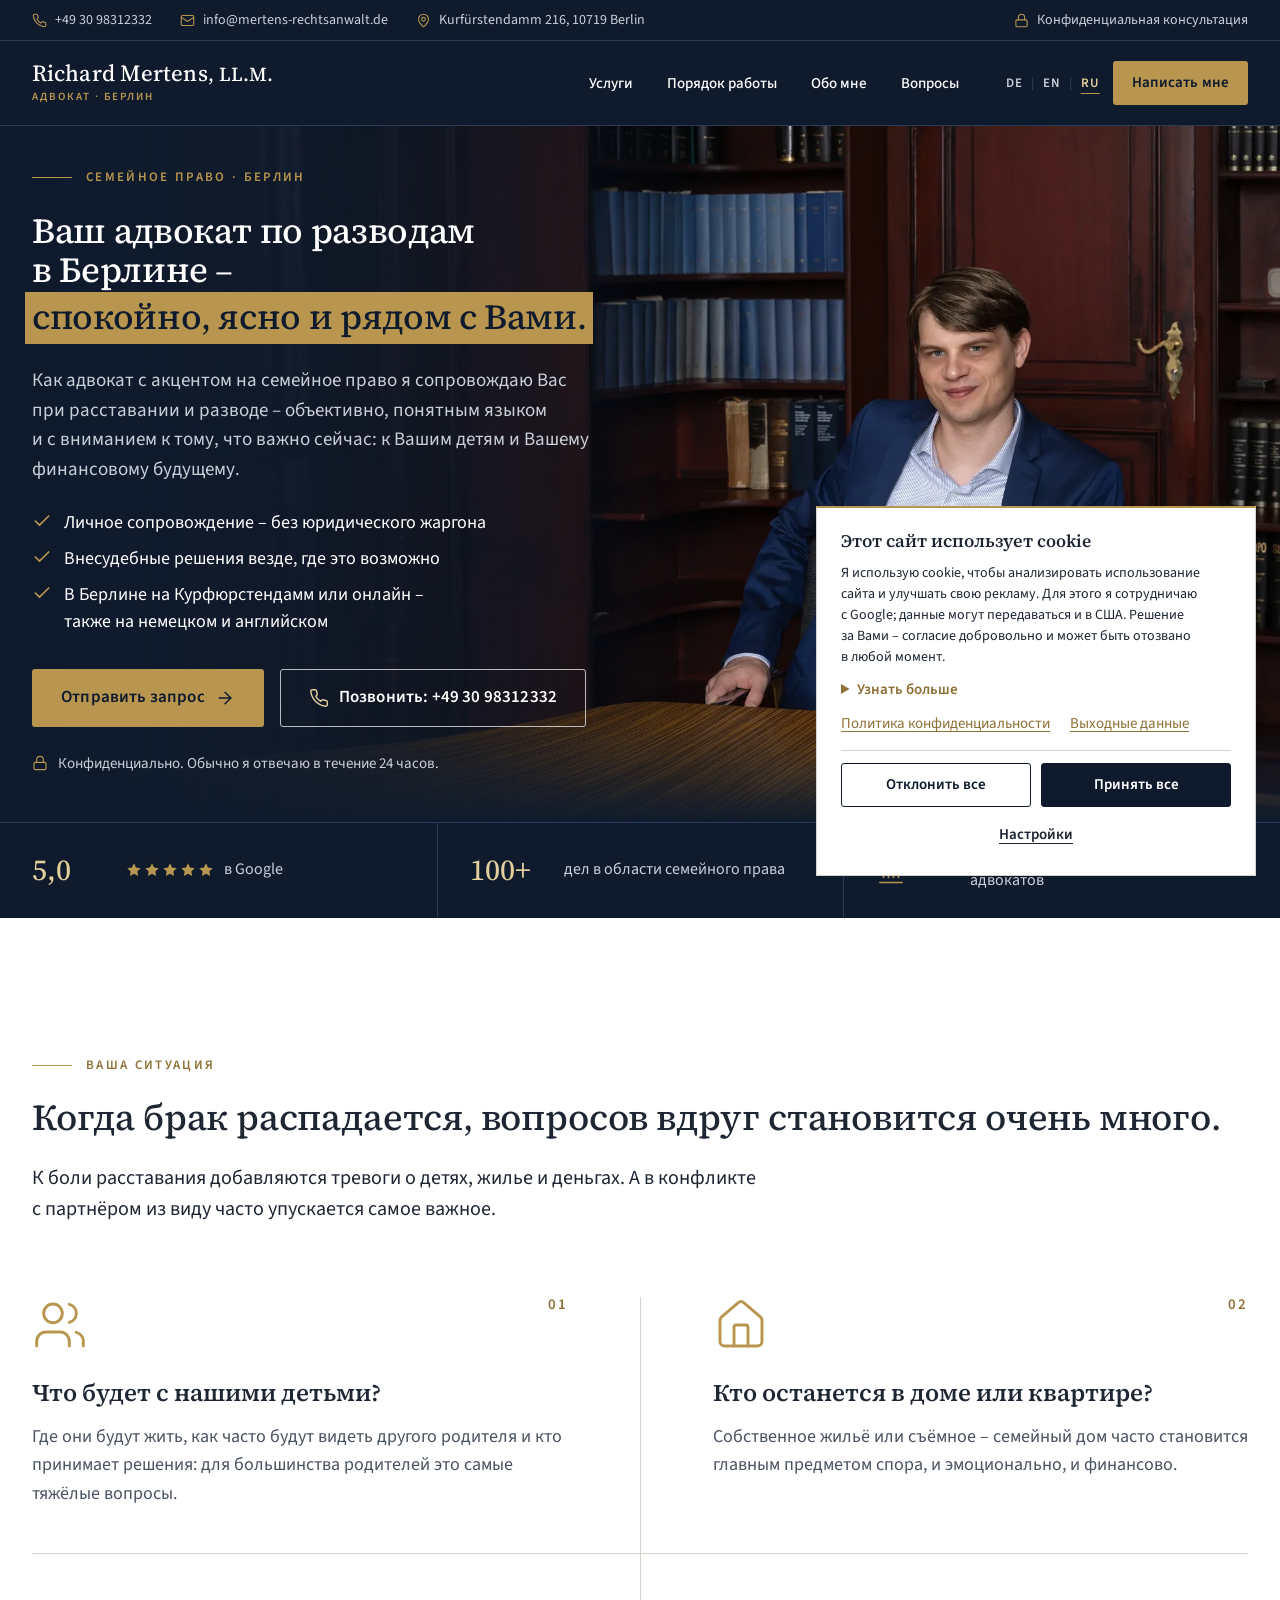
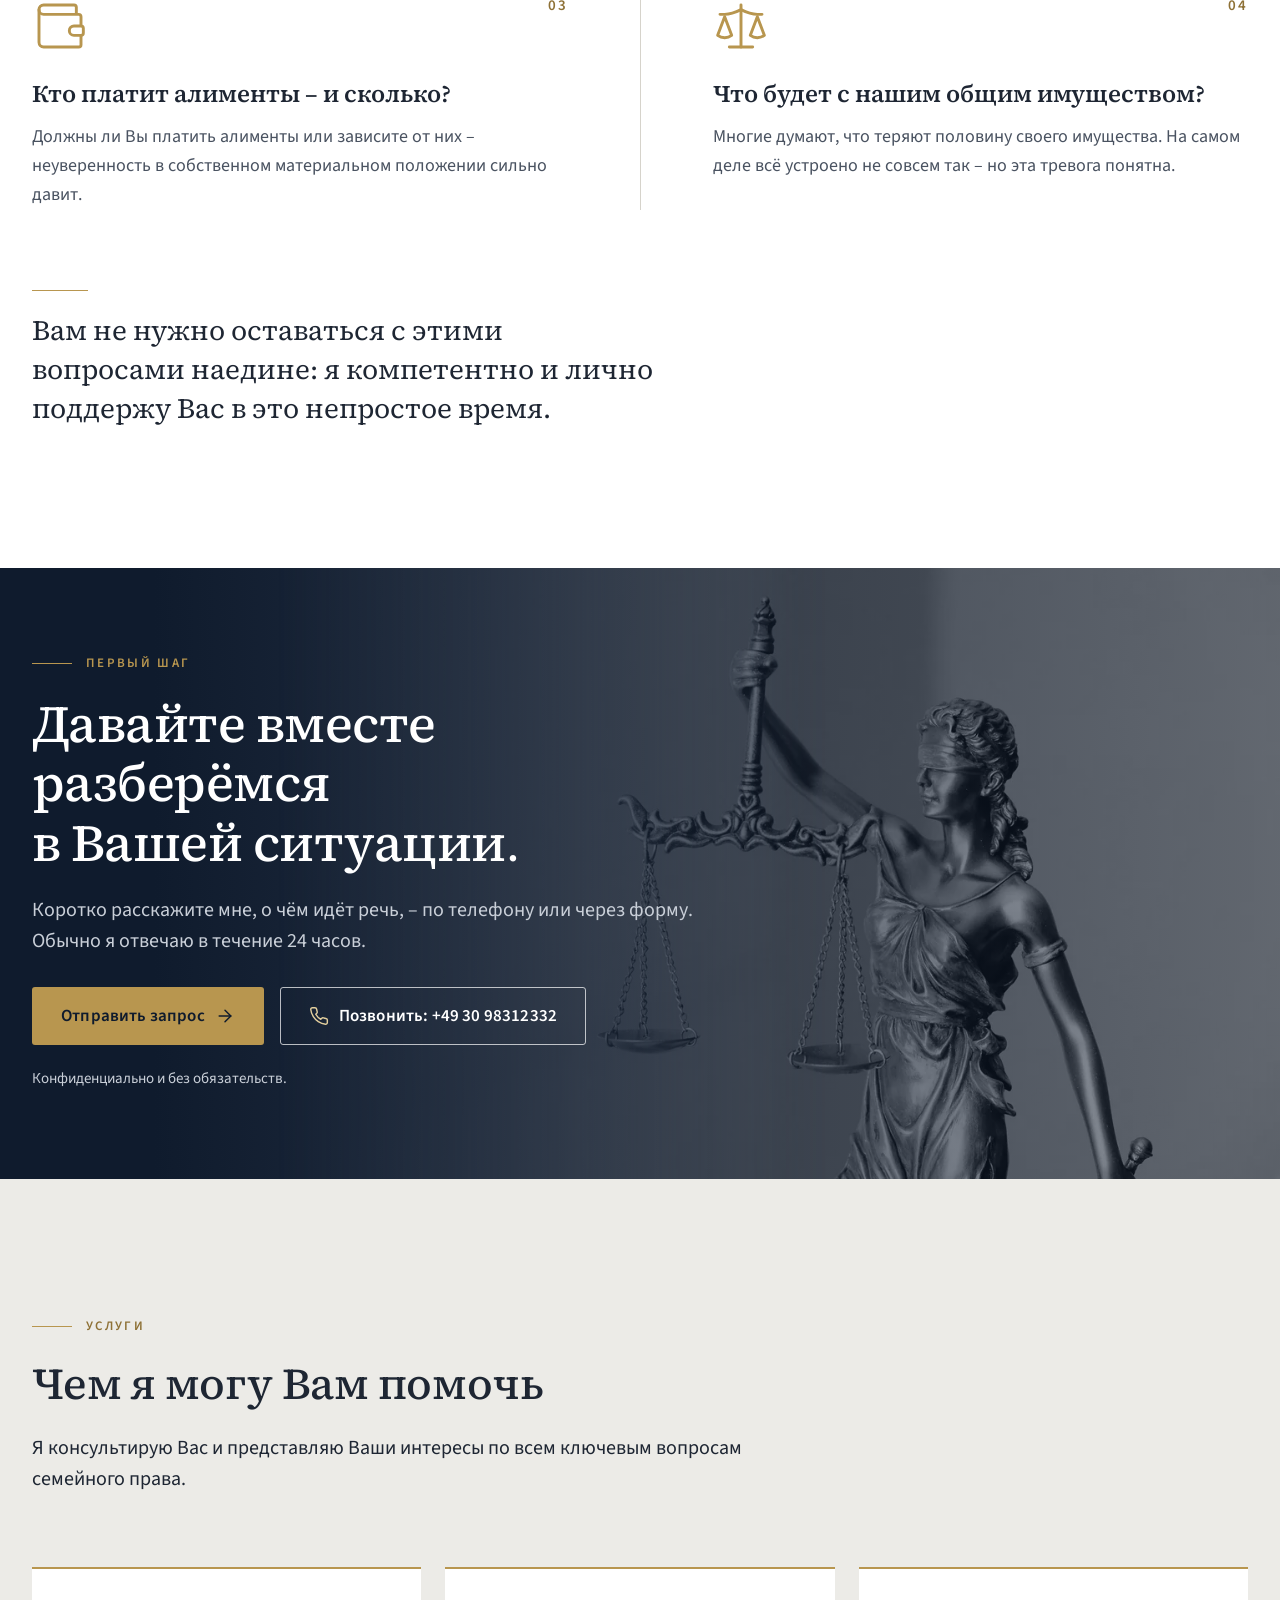
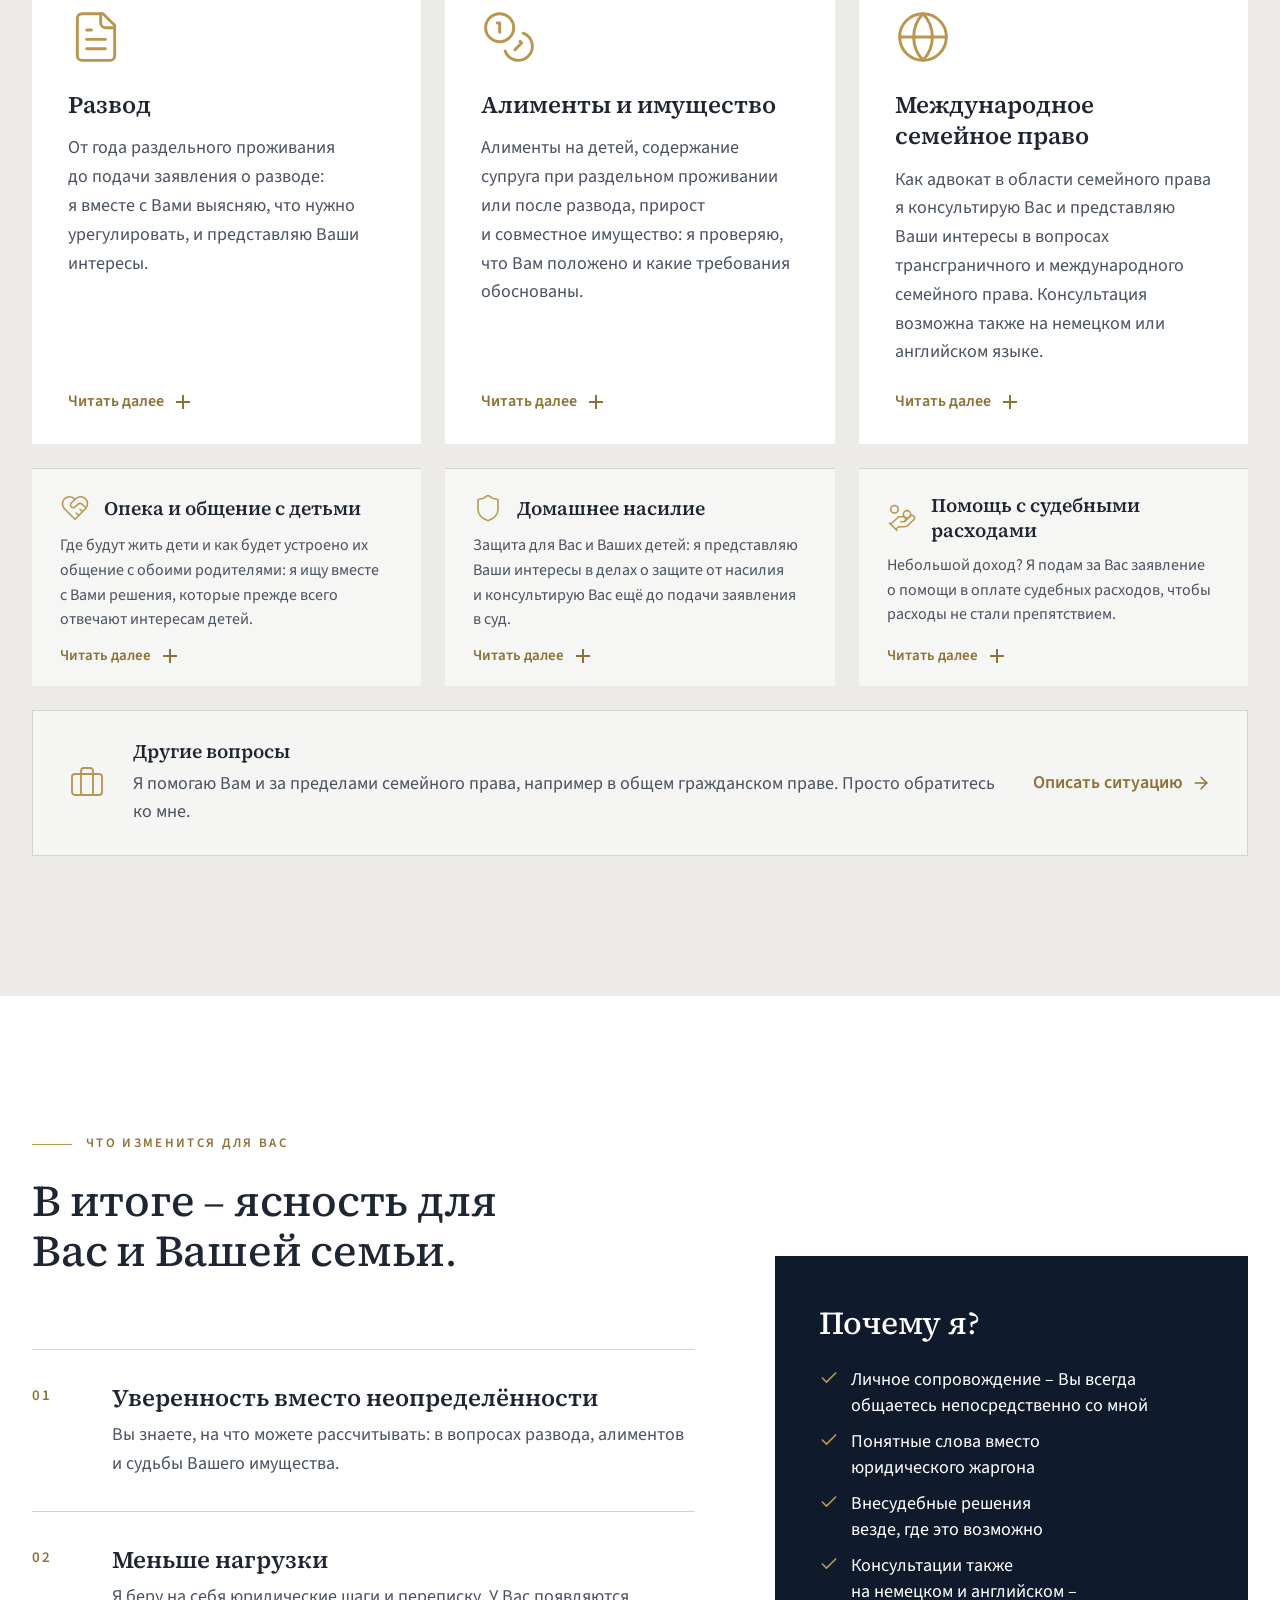
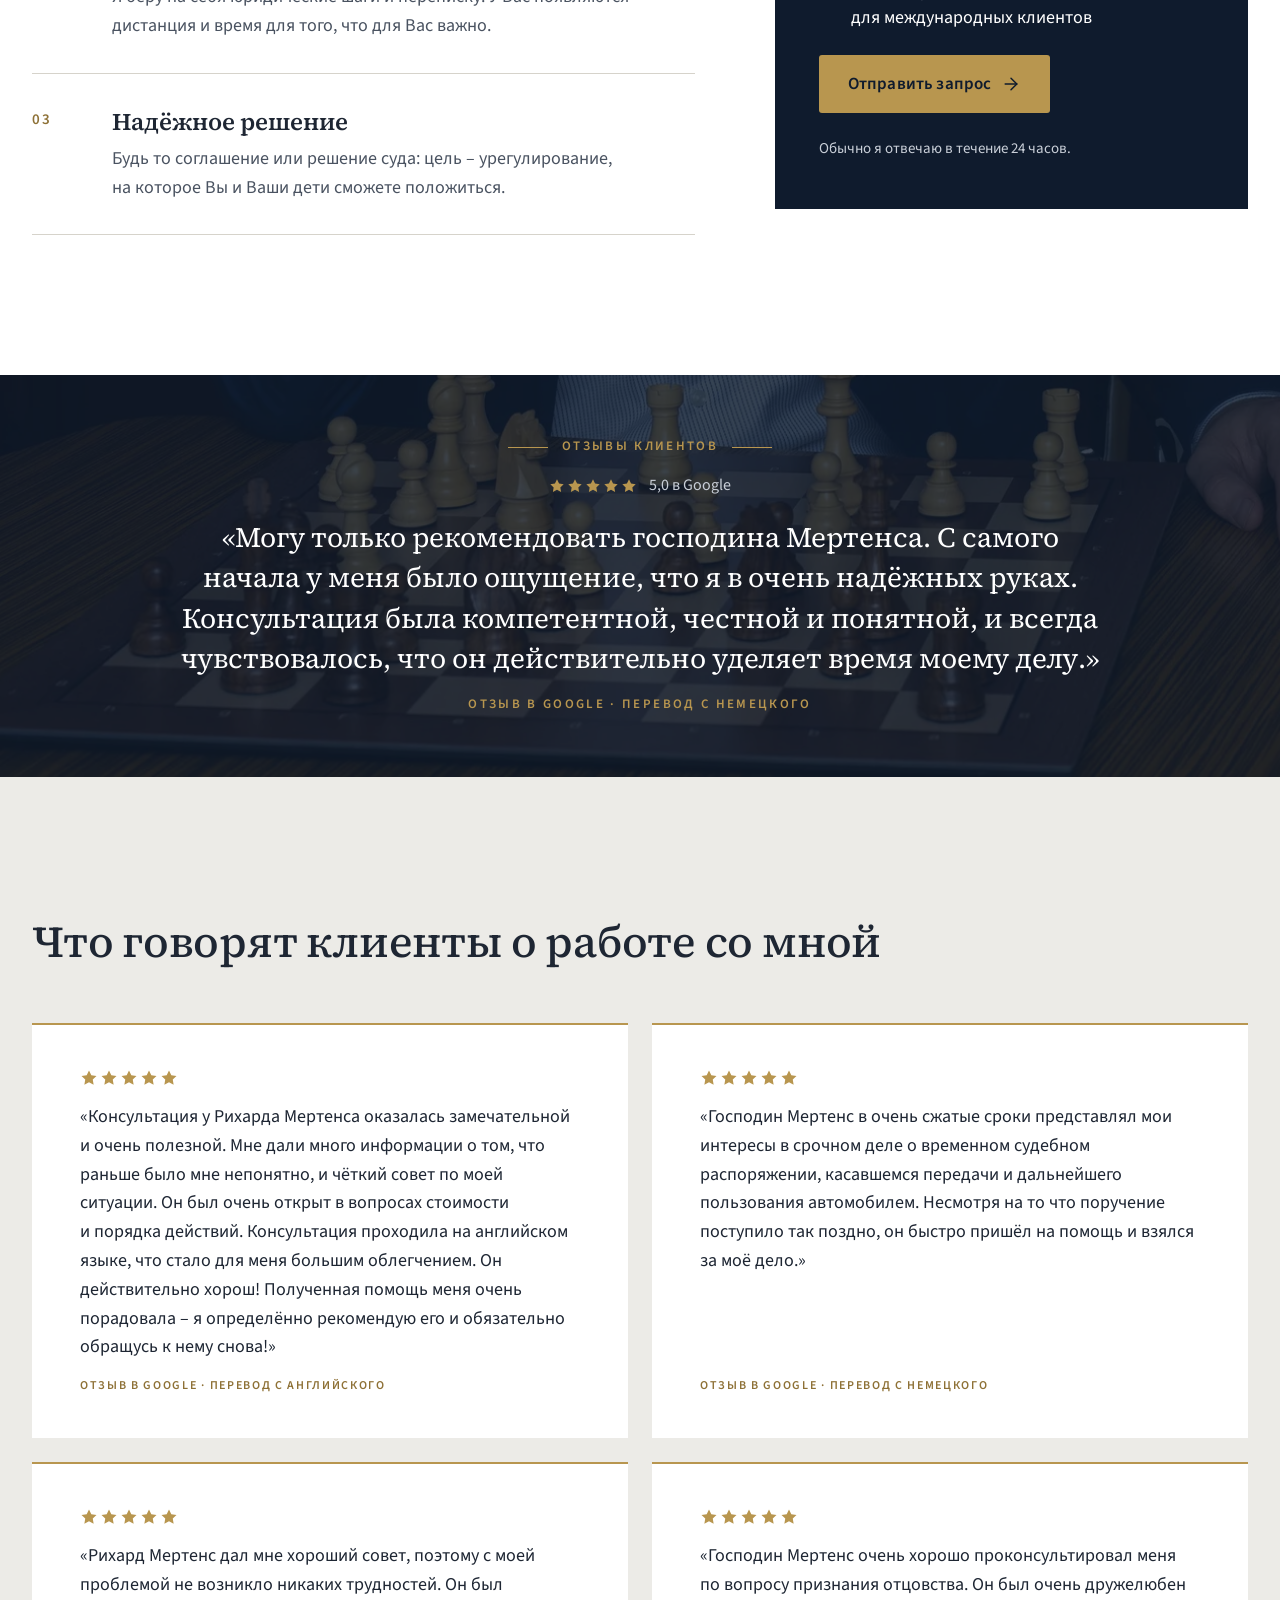
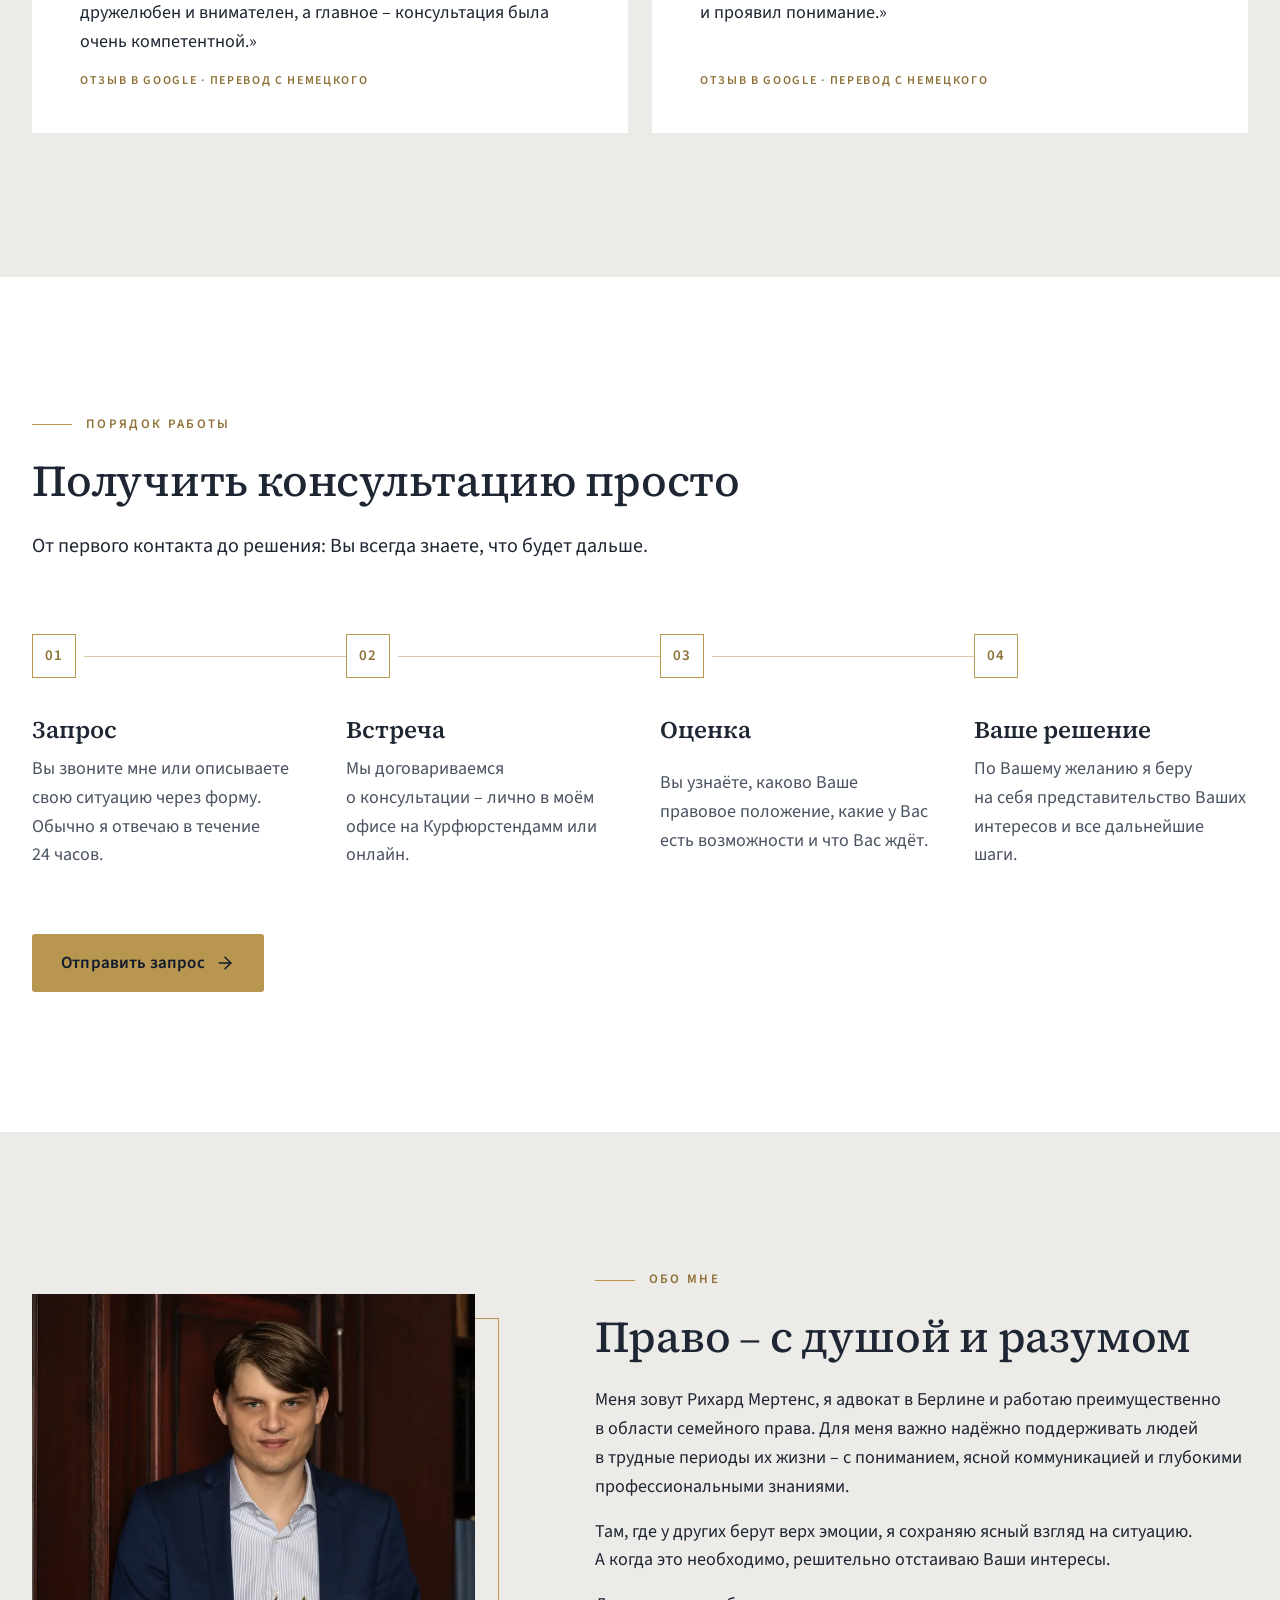
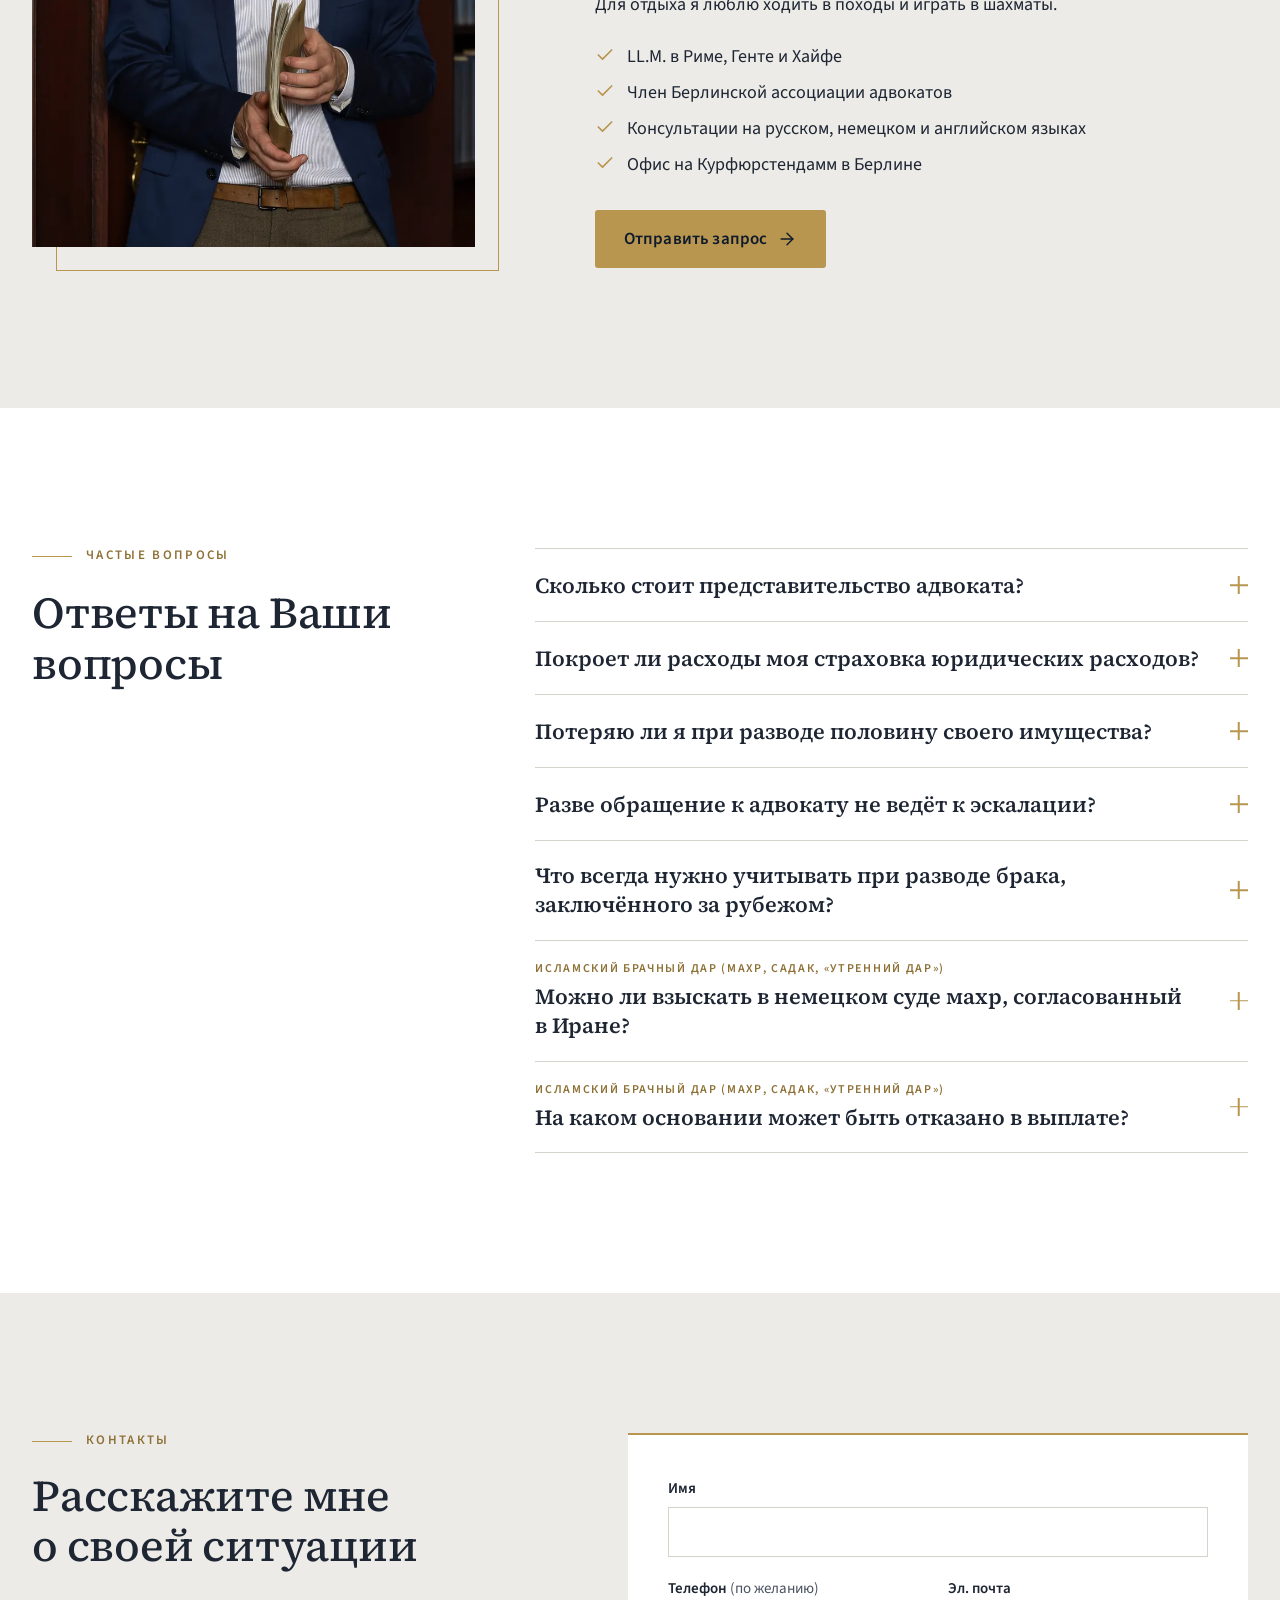
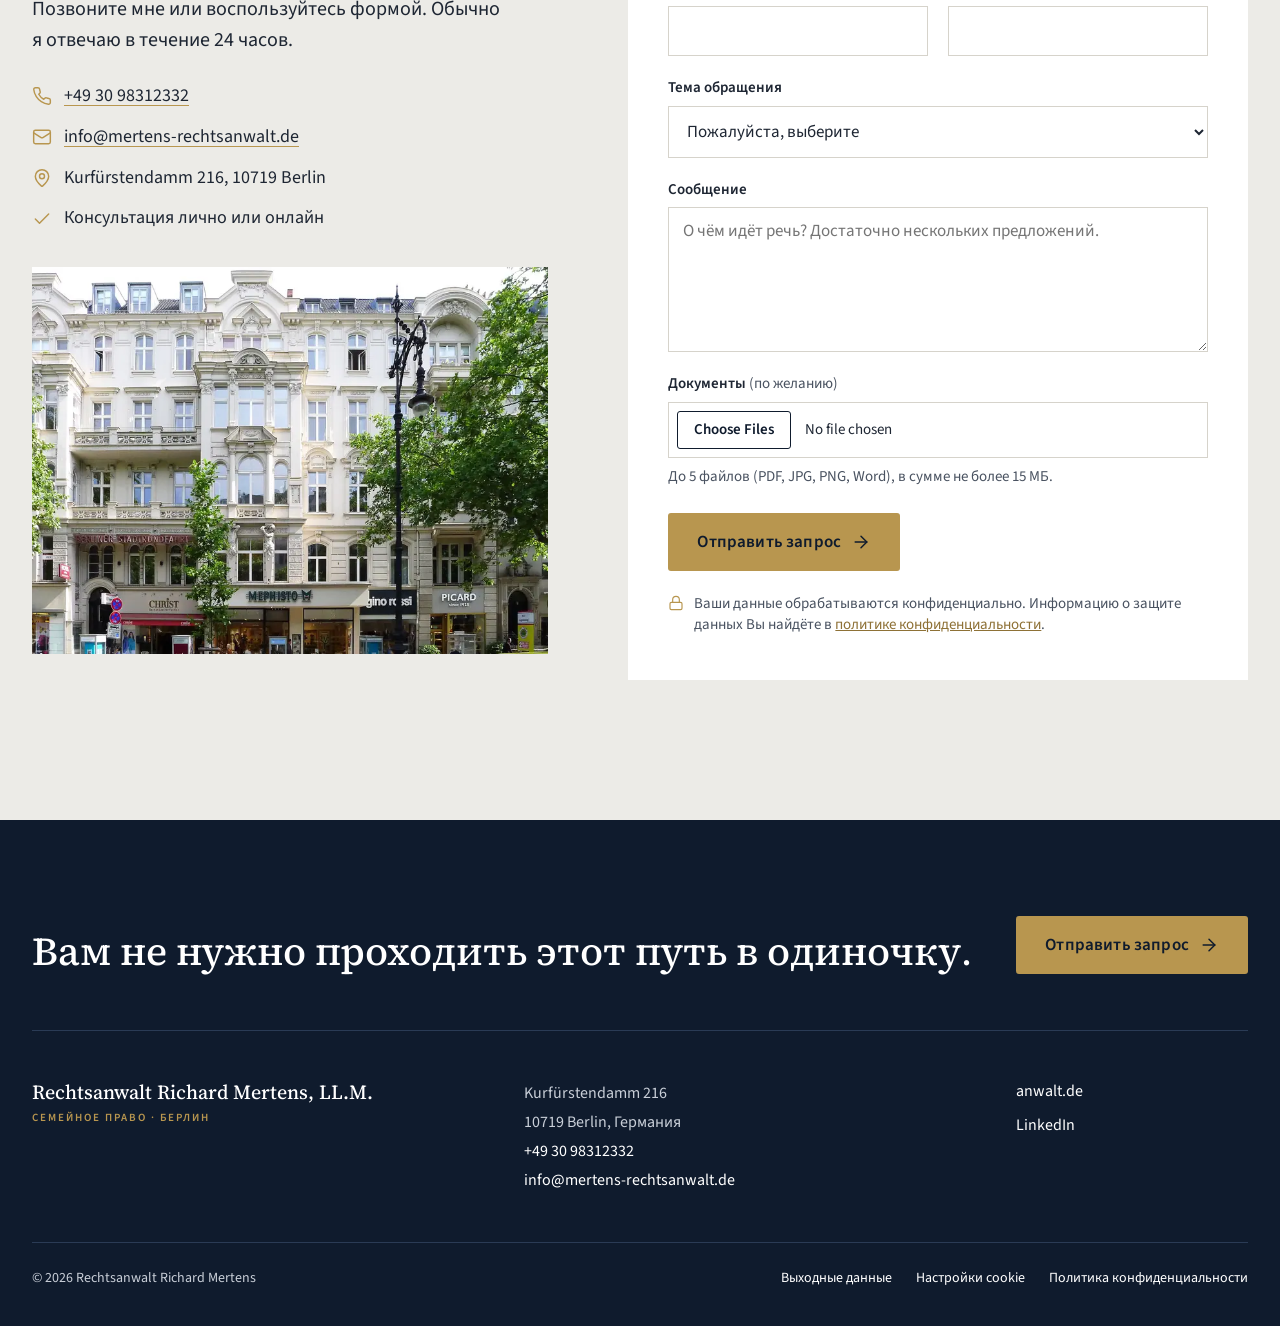
<file: ru/index.html>
<!doctype html>
<html lang="ru" class="no-js">
<head>
  <meta charset="utf-8">
  <meta name="viewport" content="width=device-width, initial-scale=1">
  <!-- Google Tag Manager (GTM-P35MM9F5) with Consent Mode v2 – as early as possible; GTM loads only after consent -->
  <script src="../consent.js?v=7"></script>
  <title>Русскоговорящий адвокат по разводам в Берлине | Richard Mertens</title>
  <meta name="description" content="Адвокат в Берлине с акцентом на семейное право, консультации на русском языке: развод, алименты, имущество и международные семейные дела – лично или онлайн.">
  <meta name="theme-color" content="#0F1B2D">
  <link rel="icon" href="../favicon.ico" sizes="any">
  <link rel="icon" type="image/png" sizes="32x32" href="../assets/img/favicon-32.png">
  <link rel="icon" type="image/png" sizes="192x192" href="../assets/img/favicon-192.png">
  <link rel="apple-touch-icon" href="../assets/img/apple-touch-icon.png">
  <link rel="canonical" href="https://mertens-rechtsanwalt.de/ru/">
  <link rel="alternate" hreflang="de" href="https://mertens-rechtsanwalt.de/">
  <link rel="alternate" hreflang="en" href="https://mertens-rechtsanwalt.de/en/">
  <link rel="alternate" hreflang="ru" href="https://mertens-rechtsanwalt.de/ru/">
  <link rel="alternate" hreflang="x-default" href="https://mertens-rechtsanwalt.de/">
  <meta property="og:type" content="website">
  <meta property="og:site_name" content="Rechtsanwalt Richard Mertens, LL.M.">
  <meta property="og:title" content="Русскоговорящий адвокат по разводам в Берлине | Richard Mertens">
  <meta property="og:description" content="Адвокат в Берлине с акцентом на семейное право, консультации на русском языке: развод, алименты, имущество и международные семейные дела – лично или онлайн.">
  <meta property="og:url" content="https://mertens-rechtsanwalt.de/ru/">
  <meta property="og:image" content="https://mertens-rechtsanwalt.de/assets/img/richard-hero-1600.jpg">
  <meta property="og:image:alt" content="Адвокат Рихард Мертенс в своём офисе на Курфюрстендамм в Берлине">
  <meta property="og:locale" content="ru_RU">
  <meta property="og:locale:alternate" content="de_DE">
  <meta property="og:locale:alternate" content="en_GB">

  <script>document.documentElement.classList.replace('no-js', 'js');</script>

  <link rel="preload" href="../fonts/SourceSerif4-variable.woff2" as="font" type="font/woff2" crossorigin>
  <link rel="preload" href="../fonts/SourceSans3-variable.woff2" as="font" type="font/woff2" crossorigin>
  <link rel="preload" href="../fonts/SourceSerif4-cyrillic-variable.woff2" as="font" type="font/woff2" crossorigin>
  <link rel="preload" href="../fonts/SourceSans3-cyrillic-variable.woff2" as="font" type="font/woff2" crossorigin>
  <link rel="stylesheet" href="../style.css?v=28">

  <script type="application/ld+json">
  {
    "@context": "https://schema.org",
    "@type": "LegalService",
    "name": "Rechtsanwalt Richard Mertens, LL.M.",
    "description": "Адвокат с акцентом на семейное право в Берлине",
    "url": "https://mertens-rechtsanwalt.de/ru/",
    "image": "https://mertens-rechtsanwalt.de/assets/img/richard-hero-1600.jpg",
    "telephone": "+49 30 98312332",
    "email": "info@mertens-rechtsanwalt.de",
    "address": {
      "@type": "PostalAddress",
      "streetAddress": "Kurfürstendamm 216",
      "postalCode": "10719",
      "addressLocality": "Berlin",
      "addressCountry": "DE"
    },
    "areaServed": {
      "@type": "City",
      "name": "Berlin"
    },
    "knowsLanguage": [
      "de",
      "en",
      "ru"
    ],
    "sameAs": [
      "https://www.anwalt.de/richard-mertens",
      "https://www.linkedin.com/in/richard-mertens-ll-m-89aaa8364/"
    ]
  }
  </script>
</head>
<body>

  <a class="skip-link" href="#main">Перейти к&nbsp;содержанию</a>

  <!-- Top bar (visible from tablet size; on phones only the language choice) -->
  <div class="topbar">
    <div class="container topbar__inner">
      <ul class="topbar__list">
        <li>
          <a href="tel:+493098312332">
            <svg class="icon" viewBox="0 0 24 24" aria-hidden="true"><path d="M22 16.92v3a2 2 0 0 1-2.18 2 19.79 19.79 0 0 1-8.63-3.07 19.5 19.5 0 0 1-6-6 19.79 19.79 0 0 1-3.07-8.67A2 2 0 0 1 4.11 2h3a2 2 0 0 1 2 1.72 12.84 12.84 0 0 0 .7 2.81 2 2 0 0 1-.45 2.11L8.09 9.91a16 16 0 0 0 6 6l1.27-1.27a2 2 0 0 1 2.11-.45 12.84 12.84 0 0 0 2.81.7A2 2 0 0 1 22 16.92z"/></svg>
            +49 30 98312332
          </a>
        </li>
        <li>
          <a href="mailto:info@mertens-rechtsanwalt.de">
            <svg class="icon" viewBox="0 0 24 24" aria-hidden="true"><rect width="20" height="16" x="2" y="4" rx="2"/><path d="m22 7-8.97 5.7a1.94 1.94 0 0 1-2.06 0L2 7"/></svg>
            info@mertens-rechtsanwalt.de
          </a>
        </li>
        <li class="topbar__address">
          <svg class="icon" viewBox="0 0 24 24" aria-hidden="true"><path d="M20 10c0 4.993-5.539 10.193-7.399 11.799a1 1 0 0 1-1.202 0C9.539 20.193 4 14.993 4 10a8 8 0 0 1 16 0"/><circle cx="12" cy="10" r="3"/></svg>
          Kurfürstendamm 216, 10719 Berlin
        </li>
      </ul>
      <p class="topbar__note">
        <svg class="icon" viewBox="0 0 24 24" aria-hidden="true"><rect width="18" height="11" x="3" y="11" rx="2" ry="2"/><path d="M7 11V7a5 5 0 0 1 10 0v4"/></svg>
        Конфиденциальная консультация
      </p>
      <!-- Language choice on narrow screens (no room for it in the navigation there) -->
      <div class="lang-switch" role="navigation" aria-label="Sprache wählen / Choose language / Выбор языка"><a href="../" lang="de" hreflang="de" aria-label="Deutsch">DE</a><span class="lang-switch__sep" aria-hidden="true">|</span><a href="../en/" lang="en" hreflang="en" aria-label="English">EN</a><span class="lang-switch__sep" aria-hidden="true">|</span><a href="./" lang="ru" hreflang="ru" aria-current="true" aria-label="Русский">RU</a></div>
    </div>
  </div>

  <!-- Navigation (stays visible while scrolling) -->
  <header class="site-nav">
    <nav class="container site-nav__inner" aria-label="Основная навигация">
      <a class="brand" href="#start" aria-label="Richard Mertens, LL.M., адвокат в Берлине – в начало страницы">
        <span class="brand__name">Richard Mertens<span class="brand__degree">, LL.M.</span></span>
        <span class="brand__sub">Адвокат · Берлин</span>
      </a>

      <ul class="site-nav__links">
        <li><a href="#services">Услуги</a></li>
        <li><a href="#process">Порядок работы</a></li>
        <li><a href="#about">Обо мне</a></li>
        <li><a href="#faq">Вопросы</a></li>
      </ul>

      <div class="site-nav__actions">
        <div class="lang-switch lang-switch--nav" role="navigation" aria-label="Sprache wählen / Choose language / Выбор языка"><a href="../" lang="de" hreflang="de" aria-label="Deutsch">DE</a><span class="lang-switch__sep" aria-hidden="true">|</span><a href="../en/" lang="en" hreflang="en" aria-label="English">EN</a><span class="lang-switch__sep" aria-hidden="true">|</span><a href="./" lang="ru" hreflang="ru" aria-current="true" aria-label="Русский">RU</a></div>
        <a class="icon-btn" href="tel:+493098312332" aria-label="Позвонить: +49 30 98312332">
          <svg class="icon" viewBox="0 0 24 24" aria-hidden="true"><path d="M22 16.92v3a2 2 0 0 1-2.18 2 19.79 19.79 0 0 1-8.63-3.07 19.5 19.5 0 0 1-6-6 19.79 19.79 0 0 1-3.07-8.67A2 2 0 0 1 4.11 2h3a2 2 0 0 1 2 1.72 12.84 12.84 0 0 0 .7 2.81 2 2 0 0 1-.45 2.11L8.09 9.91a16 16 0 0 0 6 6l1.27-1.27a2 2 0 0 1 2.11-.45 12.84 12.84 0 0 0 2.81.7A2 2 0 0 1 22 16.92z"/></svg>
        </a>
        <a class="btn btn--primary btn--sm" href="#enquiry"><span>Написать<span class="hide-xs"> мне</span></span></a>
      </div>
    </nav>
  </header>

  <main id="main">

    <!-- ===================== HERO ===================== -->
    <section class="hero" id="start" aria-labelledby="hero-title">
      <div class="hero__stage">
        <div class="container hero__grid">

          <div class="hero__content">
            <p class="eyebrow">Семейное право · Берлин</p>

            <h1 class="hero__title" id="hero-title">
              <span class="hero__line">Ваш адвокат по&nbsp;разводам</span>
              <span class="hero__line">в&nbsp;Берлине&nbsp;–</span>
              <span class="hero__hl"><span class="hero__hl-text">спокойно, ясно и&nbsp;рядом с&nbsp;Вами.</span></span>
            </h1>

            <p class="hero__lead">
              Как адвокат с&nbsp;акцентом на&nbsp;семейное право я&nbsp;сопровождаю Вас при расставании и&nbsp;разводе –
              объективно, понятным языком и&nbsp;с&nbsp;вниманием к&nbsp;тому, что важно сейчас: к&nbsp;Вашим детям и&nbsp;Вашему финансовому будущему.
            </p>

            <ul class="checklist">
              <li>
                <svg class="icon" viewBox="0 0 24 24" aria-hidden="true"><path d="M20 6 9 17l-5-5"/></svg>
                Личное сопровождение&nbsp;– без юридического жаргона
              </li>
              <li>
                <svg class="icon" viewBox="0 0 24 24" aria-hidden="true"><path d="M20 6 9 17l-5-5"/></svg>
                Внесудебные решения везде, где это возможно
              </li>
              <li>
                <svg class="icon" viewBox="0 0 24 24" aria-hidden="true"><path d="M20 6 9 17l-5-5"/></svg>
                <span><span class="keep">В&nbsp;Берлине на&nbsp;Курфюрстендамм или онлайн&nbsp;–</span> <span class="keep">также на&nbsp;немецком и&nbsp;английском</span></span>
              </li>
            </ul>

            <div class="hero__ctas">
              <a class="btn btn--primary btn--lg" href="#enquiry">
                Отправить запрос
                <svg class="icon btn__arrow" viewBox="0 0 24 24" aria-hidden="true"><path d="M5 12h14"/><path d="m12 5 7 7-7 7"/></svg>
              </a>
              <a class="btn btn--outline-light btn--lg btn--call" href="tel:+493098312332">
                <svg class="icon btn__phone" viewBox="0 0 24 24" aria-hidden="true"><path d="M22 16.92v3a2 2 0 0 1-2.18 2 19.79 19.79 0 0 1-8.63-3.07 19.5 19.5 0 0 1-6-6 19.79 19.79 0 0 1-3.07-8.67A2 2 0 0 1 4.11 2h3a2 2 0 0 1 2 1.72 12.84 12.84 0 0 0 .7 2.81 2 2 0 0 1-.45 2.11L8.09 9.91a16 16 0 0 0 6 6l1.27-1.27a2 2 0 0 1 2.11-.45 12.84 12.84 0 0 0 2.81.7A2 2 0 0 1 22 16.92z"/></svg>
                <span><span class="hide-xs">Позвонить: </span>+49&nbsp;30&nbsp;98312332</span>
              </a>
            </div>

            <p class="hero__note">
              <svg class="icon" viewBox="0 0 24 24" aria-hidden="true"><rect width="18" height="11" x="3" y="11" rx="2" ry="2"/><path d="M7 11V7a5 5 0 0 1 10 0v4"/></svg>
              Конфиденциально. Обычно я&nbsp;отвечаю в&nbsp;течение 24&nbsp;часов.
            </p>
          </div>

          <div class="hero__media">
            <picture>
              <source media="(min-width: 1200px)" type="image/webp"
                      srcset="../assets/img/richard-hero-wide-1344.webp 1344w, ../assets/img/richard-hero-wide-2240.webp 2240w, ../assets/img/richard-hero-wide-3360.webp 3360w"
                      sizes="115vw" width="3360" height="1600">
              <source media="(min-width: 1200px)"
                      srcset="../assets/img/richard-hero-wide-1344.jpg 1344w, ../assets/img/richard-hero-wide-2240.jpg 2240w, ../assets/img/richard-hero-wide-3360.jpg 3360w"
                      sizes="115vw" width="3360" height="1600">
              <source type="image/webp"
                      srcset="../assets/img/richard-hero-960.webp 960w, ../assets/img/richard-hero-1600.webp 1600w, ../assets/img/richard-hero-2400.webp 2400w"
                      sizes="(min-width: 900px) 54vw, 100vw">
              <img src="../assets/img/richard-hero-1600.jpg"
                   srcset="../assets/img/richard-hero-960.jpg 960w, ../assets/img/richard-hero-1600.jpg 1600w, ../assets/img/richard-hero-2400.jpg 2400w"
                   sizes="(min-width: 900px) 54vw, 100vw"
                   width="2400" height="1600"
                   alt="Адвокат Рихард Мертенс за столом для переговоров на фоне книжных полок с юридической литературой"
                   fetchpriority="high" decoding="async">
            </picture>
          </div>

        </div>
      </div>

      <!-- Trust bar -->
      <div class="hero__trust">
        <ul class="container trust">
          <li class="trust__item">
            <span class="trust__figure">5,0</span>
            <span class="trust__text">
              <span class="stars" role="img" aria-label="5 из 5 звёзд">
                <svg viewBox="0 0 24 24" aria-hidden="true"><polygon points="12 2 15.09 8.26 22 9.27 17 14.14 18.18 21.02 12 17.77 5.82 21.02 7 14.14 2 9.27 8.91 8.26 12 2"/></svg>
                <svg viewBox="0 0 24 24" aria-hidden="true"><polygon points="12 2 15.09 8.26 22 9.27 17 14.14 18.18 21.02 12 17.77 5.82 21.02 7 14.14 2 9.27 8.91 8.26 12 2"/></svg>
                <svg viewBox="0 0 24 24" aria-hidden="true"><polygon points="12 2 15.09 8.26 22 9.27 17 14.14 18.18 21.02 12 17.77 5.82 21.02 7 14.14 2 9.27 8.91 8.26 12 2"/></svg>
                <svg viewBox="0 0 24 24" aria-hidden="true"><polygon points="12 2 15.09 8.26 22 9.27 17 14.14 18.18 21.02 12 17.77 5.82 21.02 7 14.14 2 9.27 8.91 8.26 12 2"/></svg>
                <svg viewBox="0 0 24 24" aria-hidden="true"><polygon points="12 2 15.09 8.26 22 9.27 17 14.14 18.18 21.02 12 17.77 5.82 21.02 7 14.14 2 9.27 8.91 8.26 12 2"/></svg>
              </span>
              в&nbsp;Google
            </span>
          </li>
          <li class="trust__item">
            <span class="trust__figure">100+</span>
            <span class="trust__text">дел в&nbsp;области семейного права</span>
          </li>
          <li class="trust__item">
            <svg class="icon trust__icon" viewBox="0 0 24 24" aria-hidden="true"><line x1="3" x2="21" y1="22" y2="22"/><line x1="6" x2="6" y1="18" y2="11"/><line x1="10" x2="10" y1="18" y2="11"/><line x1="14" x2="14" y1="18" y2="11"/><line x1="18" x2="18" y1="18" y2="11"/><polygon points="12 2 20 7 4 7"/></svg>
            <span class="trust__text">Член Берлинской ассоциации адвокатов</span>
          </li>
        </ul>
      </div>
    </section>

    <!-- ===================== PROBLEMS ===================== -->
    <section class="section problems" id="problems" aria-labelledby="problems-title">
      <div class="container">

        <header class="section-head">
          <p class="eyebrow eyebrow--dark">Ваша ситуация</p>
          <h2 class="section-title" data-fit id="problems-title">Когда брак распадается, вопросов вдруг становится очень много.</h2>
          <p class="section-lead">
            К&nbsp;боли расставания добавляются тревоги о&nbsp;детях, жилье и&nbsp;деньгах.
            А&nbsp;в&nbsp;конфликте с&nbsp;партнёром из&nbsp;виду часто упускается самое важное.
          </p>
        </header>

        <ul class="problems__grid">
          <li class="problem">
            <div class="problem__top">
              <svg class="icon problem__icon" viewBox="0 0 24 24" aria-hidden="true"><path d="M16 21v-2a4 4 0 0 0-4-4H6a4 4 0 0 0-4 4v2"/><circle cx="9" cy="7" r="4"/><path d="M22 21v-2a4 4 0 0 0-3-3.87"/><path d="M16 3.13a4 4 0 0 1 0 7.75"/></svg>
              <span class="problem__index" aria-hidden="true">01</span>
            </div>
            <h3 class="problem__title">Что будет с&nbsp;нашими детьми?</h3>
            <p class="problem__text">Где они будут жить, как часто будут видеть другого родителя и&nbsp;кто принимает решения: для большинства родителей это самые тяжёлые вопросы.</p>
          </li>
          <li class="problem">
            <div class="problem__top">
              <svg class="icon problem__icon" viewBox="0 0 24 24" aria-hidden="true"><path d="M15 21v-8a1 1 0 0 0-1-1h-4a1 1 0 0 0-1 1v8"/><path d="M3 10a2 2 0 0 1 .709-1.528l7-5.999a2 2 0 0 1 2.582 0l7 5.999A2 2 0 0 1 21 10v9a2 2 0 0 1-2 2H5a2 2 0 0 1-2-2z"/></svg>
              <span class="problem__index" aria-hidden="true">02</span>
            </div>
            <h3 class="problem__title">Кто останется в&nbsp;доме или квартире?</h3>
            <p class="problem__text">Собственное жильё или съёмное&nbsp;– семейный дом часто становится главным предметом спора, и&nbsp;эмоционально, и&nbsp;финансово.</p>
          </li>
          <li class="problem">
            <div class="problem__top">
              <svg class="icon problem__icon" viewBox="0 0 24 24" aria-hidden="true"><path d="M19 7V4a1 1 0 0 0-1-1H5a2 2 0 0 0 0 4h15a1 1 0 0 1 1 1v4h-3a2 2 0 0 0 0 4h3a1 1 0 0 0 1-1v-2a1 1 0 0 0-1-1"/><path d="M3 5v14a2 2 0 0 0 2 2h15a1 1 0 0 0 1-1v-4"/></svg>
              <span class="problem__index" aria-hidden="true">03</span>
            </div>
            <h3 class="problem__title">Кто платит алименты&nbsp;– и&nbsp;сколько?</h3>
            <p class="problem__text">Должны ли Вы платить алименты или зависите от&nbsp;них&nbsp;– неуверенность в&nbsp;собственном материальном положении сильно давит.</p>
          </li>
          <li class="problem">
            <div class="problem__top">
              <svg class="icon problem__icon" viewBox="0 0 24 24" aria-hidden="true"><path d="m16 16 3-8 3 8c-.87.65-1.920 1-3 1s-2.13-.35-3-1Z"/><path d="m2 16 3-8 3 8c-.87.65-1.92 1-3 1s-2.13-.35-3-1Z"/><path d="M7 21h10"/><path d="M12 3v18"/><path d="M3 7h2c2 0 5-1 7-2 2 1 5 2 7 2h2"/></svg>
              <span class="problem__index" aria-hidden="true">04</span>
            </div>
            <h3 class="problem__title">Что будет с&nbsp;нашим общим имуществом?</h3>
            <p class="problem__text">Многие думают, что теряют половину своего имущества. На&nbsp;самом деле всё устроено не&nbsp;совсем так&nbsp;– но&nbsp;эта тревога понятна.</p>
          </li>
        </ul>

        <p class="problems__closing">
          Вам не&nbsp;нужно оставаться с&nbsp;этими вопросами наедине: я&nbsp;компетентно и&nbsp;лично поддержу Вас в&nbsp;это непростое время.
        </p>

      </div>
    </section>

    <!-- ===================== BRIDGE (CTA) ===================== -->
    <section class="bridge" id="first-step" aria-labelledby="bridge-title">
      <picture class="bridge__bg" aria-hidden="true">
        <source type="image/webp" srcset="../assets/img/justitia-1200.webp 1200w, ../assets/img/justitia-2000.webp 2000w" sizes="(min-width: 768px) 70vw, 100vw">
        <img src="../assets/img/justitia-1200.jpg" srcset="../assets/img/justitia-1200.jpg 1200w, ../assets/img/justitia-2000.jpg 2000w" sizes="(min-width: 768px) 70vw, 100vw" alt="" width="2000" height="1220" loading="lazy" decoding="async">
      </picture>
      <div class="container bridge__inner">
        <p class="eyebrow">Первый шаг</p>
        <h2 class="bridge__title" data-fit id="bridge-title">Давайте вместе разберёмся в&nbsp;Вашей ситуации.</h2>
        <p class="bridge__text">
          Коротко расскажите мне, о&nbsp;чём идёт речь,&nbsp;– по&nbsp;телефону или через форму.
          Обычно я&nbsp;отвечаю в&nbsp;течение 24&nbsp;часов.
        </p>
        <div class="bridge__ctas">
          <a class="btn btn--primary btn--lg" href="#enquiry">
            Отправить запрос
            <svg class="icon btn__arrow" viewBox="0 0 24 24" aria-hidden="true"><path d="M5 12h14"/><path d="m12 5 7 7-7 7"/></svg>
          </a>
          <a class="btn btn--outline-light btn--lg" href="tel:+493098312332">
            <svg class="icon btn__phone" viewBox="0 0 24 24" aria-hidden="true"><path d="M22 16.92v3a2 2 0 0 1-2.18 2 19.79 19.79 0 0 1-8.63-3.07 19.5 19.5 0 0 1-6-6 19.79 19.79 0 0 1-3.07-8.67A2 2 0 0 1 4.11 2h3a2 2 0 0 1 2 1.72 12.84 12.84 0 0 0 .7 2.81 2 2 0 0 1-.45 2.11L8.09 9.91a16 16 0 0 0 6 6l1.27-1.27a2 2 0 0 1 2.11-.45 12.84 12.84 0 0 0 2.81.7A2 2 0 0 1 22 16.92z"/></svg>
            <span><span class="hide-xs">Позвонить: </span>+49&nbsp;30&nbsp;98312332</span>
          </a>
        </div>
        <p class="bridge__note">Конфиденциально и&nbsp;без обязательств.</p>
      </div>
    </section>

    <!-- ===================== SERVICES ===================== -->
    <section class="section section--alt services" id="services" aria-labelledby="services-title">
      <div class="container">

        <header class="section-head">
          <p class="eyebrow eyebrow--dark">Услуги</p>
          <h2 class="section-title" data-fit id="services-title">Чем я&nbsp;могу Вам помочь</h2>
          <p class="section-lead">Я&nbsp;консультирую Вас и&nbsp;представляю Ваши интересы по&nbsp;всем ключевым вопросам семейного права.</p>
        </header>

        <!-- Six services: Richard's three focus areas on top (large), three more below (compact). Clicking a box opens the detailed text in a wide panel below its row
             (script.js). Without JavaScript, all texts are shown open below their box. -->
        <div class="services__grid services__grid--focus" data-services>
          <article id="divorce" class="service">
            <svg class="icon service__icon" viewBox="0 0 24 24" aria-hidden="true"><path d="M15 2H6a2 2 0 0 0-2 2v16a2 2 0 0 0 2 2h12a2 2 0 0 0 2-2V7Z"/><path d="M14 2v4a2 2 0 0 0 2 2h4"/><path d="M10 9H8"/><path d="M16 13H8"/><path d="M16 17H8"/></svg>
            <h3 class="service__title" id="svc-divorce-title">Развод</h3>
            <p class="service__text">От&nbsp;года раздельного проживания до&nbsp;подачи заявления о&nbsp;разводе: я&nbsp;вместе с&nbsp;Вами выясняю, что нужно урегулировать, и&nbsp;представляю Ваши интересы.</p>
            <button class="service__toggle" type="button" aria-expanded="false" aria-controls="svc-divorce"><span class="service__toggle-label">Читать далее</span><span class="service__plus" aria-hidden="true"></span></button>
          </article>
          <section class="service__panel" id="svc-divorce" aria-labelledby="svc-divorce-title">
            <div class="service__panel-side">
              <p class="service__panel-title" aria-hidden="true">Развод</p>
              <a class="text-link" href="#enquiry">Описать ситуацию <svg class="icon btn__arrow" viewBox="0 0 24 24" aria-hidden="true"><path d="M5 12h14"/><path d="m12 5 7 7-7 7"/></svg></a>
            </div>
            <div class="service__panel-text">
              <p>Я&nbsp;сопровождаю Вас на&nbsp;всех этапах бракоразводного процесса. Уже тогда, когда Вы только планируете расстаться, Вы можете узнать у&nbsp;меня обо всех правовых последствиях развода.</p>
              <p>Вы также можете обратиться ко&nbsp;мне за&nbsp;консультацией после получения заявления о&nbsp;разводе. Я&nbsp;всегда открыто говорю о&nbsp;том, насколько Вам необходимо юридическое представительство,&nbsp;– прежде всего с&nbsp;учётом ожидаемых расходов. В&nbsp;бракоразводном процессе участие адвоката обязательно, то есть заявление о&nbsp;разводе должно быть подано через адвоката. Однако для согласия с&nbsp;заявлением о&nbsp;разводе представительство адвоката не&nbsp;требуется. В&nbsp;этом случае Вам всё же стоит как минимум проконсультироваться о&nbsp;порядке процедуры и&nbsp;прежде всего о&nbsp;последствиях отсутствия адвокатского представительства.</p>
              <p>На&nbsp;консультации я&nbsp;рассказываю Вам о&nbsp;разделе пенсионных прав (Versorgungsausgleich) и&nbsp;обо всех других возможностях отстоять свои финансовые требования или отразить необоснованные претензии, например в&nbsp;вопросах содержания на&nbsp;период раздельного проживания или выравнивания прироста имущества (Zugewinnausgleich). Я&nbsp;также представляю Ваши интересы при международных разводах&nbsp;– с&nbsp;особым акцентом на&nbsp;Россию и&nbsp;страны СНГ, а&nbsp;также на&nbsp;исламскую правовую систему.</p>
            </div>
          </section>

          <article id="maintenance-assets" class="service">
            <svg class="icon service__icon" viewBox="0 0 24 24" aria-hidden="true"><circle cx="8" cy="8" r="6"/><path d="M18.09 10.37A6 6 0 1 1 10.34 18"/><path d="M7 6h1v4"/><path d="m16.71 13.88.7.71-2.82 2.82"/></svg>
            <h3 class="service__title" id="svc-maintenance-title">Алименты и&nbsp;имущество</h3>
            <p class="service__text">Алименты на&nbsp;детей, содержание супруга при раздельном проживании или после развода, прирост и&nbsp;совместное имущество: я&nbsp;проверяю, что Вам положено и&nbsp;какие требования обоснованы.</p>
            <button class="service__toggle" type="button" aria-expanded="false" aria-controls="svc-maintenance"><span class="service__toggle-label">Читать далее</span><span class="service__plus" aria-hidden="true"></span></button>
          </article>
          <section class="service__panel" id="svc-maintenance" aria-labelledby="svc-maintenance-title">
            <div class="service__panel-side">
              <p class="service__panel-title" aria-hidden="true">Алименты и&nbsp;имущество</p>
              <a class="text-link" href="#enquiry">Описать ситуацию <svg class="icon btn__arrow" viewBox="0 0 24 24" aria-hidden="true"><path d="M5 12h14"/><path d="m12 5 7 7-7 7"/></svg></a>
            </div>
            <div class="service__panel-text">
              <p>В&nbsp;семейном праве существует целый ряд видов содержания&nbsp;– алименты на&nbsp;детей, содержание родственников, содержание супруга и&nbsp;т.&nbsp;д. Я&nbsp;проверяю, есть ли у&nbsp;Вас право на&nbsp;содержание и&nbsp;как его можно взыскать. Точно так же я&nbsp;представляю Ваши интересы, если к&nbsp;Вам предъявлены необоснованные требования об&nbsp;уплате алиментов или Вы хотите проверить их размер.</p>
              <p>Общее для всех видов содержания то, что их размер рассчитывается исходя из&nbsp;дохода. Для этого лицо, потенциально имеющее право на&nbsp;содержание, может требовать от&nbsp;обязанного лица сведений о&nbsp;доходах. Я&nbsp;помогаю Вам предоставить или получить эти сведения. Определённый на&nbsp;их основе доход и&nbsp;задаёт размер обязательства по&nbsp;содержанию. При этом важно внимательно проверить, какие статьи можно вычесть из&nbsp;дохода. Многие плательщики алиментов пытаются снизить свою нагрузку, искусственно занижая доход. Какие статьи действительно подлежат вычету, определяется требованиями закона и&nbsp;судебной практикой. Об&nbsp;этом я&nbsp;расскажу Вам на&nbsp;консультации.</p>
              <p>Я&nbsp;также представляю Ваши интересы в&nbsp;вопросах авансовых алиментов (Unterhaltsvorschuss). Их выплачивают государственные кассы авансовых алиментов нуждающимся, если несовершеннолетние дети живут с&nbsp;одним из&nbsp;родителей. Родитель, который не&nbsp;живёт с&nbsp;ребёнком, нередко&nbsp;– часто спустя годы&nbsp;– сталкивается с&nbsp;крупными требованиями о&nbsp;возврате со&nbsp;стороны такой кассы. Во&nbsp;многих случаях эту задолженность можно существенно уменьшить с&nbsp;помощью адвоката. Вы можете записаться на&nbsp;консультацию, чтобы получить информацию по&nbsp;делу об&nbsp;авансовых алиментах.</p>
              <p>Я&nbsp;помогаю Вам и&nbsp;в&nbsp;имущественных вопросах. При разводе делится не&nbsp;всё имущество, а&nbsp;только его прирост (Zugewinn), то есть то, что супруг приобрёл за&nbsp;время брака. Я&nbsp;выясняю, что действительно подлежит выравниванию,&nbsp;– например, в&nbsp;отношении дома, сбережений или совместной квартиры&nbsp;– и&nbsp;добиваюсь справедливого раздела.</p>
            </div>
          </section>

          <article id="international-family-law" class="service">
            <svg class="icon service__icon" viewBox="0 0 24 24" aria-hidden="true"><circle cx="12" cy="12" r="10"/><path d="M12 2a14.5 14.5 0 0 0 0 20 14.5 14.5 0 0 0 0-20"/><path d="M2 12h20"/></svg>
            <h3 class="service__title" id="svc-international-title">Международное семейное право</h3>
            <p class="service__text">Как адвокат в&nbsp;области семейного права я&nbsp;консультирую Вас и&nbsp;представляю Ваши интересы в&nbsp;вопросах трансграничного и&nbsp;международного семейного права. Консультация возможна также на&nbsp;немецком или английском языке.</p>
            <button class="service__toggle" type="button" aria-expanded="false" aria-controls="svc-international"><span class="service__toggle-label">Читать далее</span><span class="service__plus" aria-hidden="true"></span></button>
          </article>
          <section class="service__panel" id="svc-international" aria-labelledby="svc-international-title">
            <div class="service__panel-side">
              <p class="service__panel-title" aria-hidden="true">Международное семейное право</p>
              <a class="text-link" href="#enquiry">Описать ситуацию <svg class="icon btn__arrow" viewBox="0 0 24 24" aria-hidden="true"><path d="M5 12h14"/><path d="m12 5 7 7-7 7"/></svg></a>
            </div>
            <div class="service__panel-text">
              <p>Связь с&nbsp;другой страной может возникнуть по-разному: например, при заключении брака за&nbsp;рубежом с&nbsp;последующим переездом супругов в&nbsp;Германию, при иностранном гражданстве одного или обоих супругов или даже просто при планируемом переезде за&nbsp;границу. Последствия бывают разными и&nbsp;зависят от&nbsp;многих факторов. Особенно сложной ситуация становится, если речь идёт о&nbsp;странах за&nbsp;пределами Европейского союза, например о&nbsp;России, Иране, Вьетнаме или других государствах.</p>
              <p>Поэтому консультация адвоката здесь, как правило, имеет смысл: последствия могут сильно различаться от&nbsp;страны к&nbsp;стране. Супругам зачастую непросто их распознать. При расставании или разводе это может обернуться неприятными сюрпризами. Возможные последствия можно смягчить заранее с&nbsp;помощью договорённостей, например брачного договора (Ehevertrag) с&nbsp;оговоркой о&nbsp;выборе немецкого права. В&nbsp;этом я&nbsp;Вам помогу.</p>
            </div>
          </section>
        </div>

        <!-- weitere Leistungen: kompaktere, zurückhaltendere Kästchen -->
        <div class="services__grid services__grid--minor" data-services>
          <article id="custody" class="service service--minor">
            <div class="service__head">
              <svg class="icon service__icon" viewBox="0 0 24 24" aria-hidden="true"><path d="M19 14c1.49-1.46 3-3.21 3-5.5A5.5 5.5 0 0 0 16.5 3c-1.76 0-3 .5-4.5 2-1.5-1.5-2.74-2-4.5-2A5.5 5.5 0 0 0 2 8.5c0 2.3 1.5 4.05 3 5.5l7 7Z"/><path d="M12 5 9.04 7.96a2.17 2.17 0 0 0 0 3.08c.82.82 2.13.85 3 .07l2.07-1.9a2.82 2.82 0 0 1 3.79 0l2.96 2.66"/><path d="m18 15-2-2"/><path d="m15 18-2-2"/></svg>
              <h3 class="service__title" id="svc-custody-title">Опека и&nbsp;общение с&nbsp;детьми</h3>
            </div>
            <p class="service__text">Где будут жить дети и&nbsp;как будет устроено их общение с&nbsp;обоими родителями: я&nbsp;ищу вместе с&nbsp;Вами решения, которые прежде всего отвечают интересам детей.</p>
            <button class="service__toggle" type="button" aria-expanded="false" aria-controls="svc-custody"><span class="service__toggle-label">Читать далее</span><span class="service__plus" aria-hidden="true"></span></button>
          </article>
          <section class="service__panel" id="svc-custody" aria-labelledby="svc-custody-title">
            <div class="service__panel-side">
              <p class="service__panel-title" aria-hidden="true">Опека и&nbsp;общение с&nbsp;детьми</p>
              <a class="text-link" href="#enquiry">Описать ситуацию <svg class="icon btn__arrow" viewBox="0 0 24 24" aria-hidden="true"><path d="M5 12h14"/><path d="m12 5 7 7-7 7"/></svg></a>
            </div>
            <div class="service__panel-text">
              <p>Дела об&nbsp;опеке и&nbsp;праве на&nbsp;общение с&nbsp;ребёнком&nbsp;– особенно деликатная тема для родителей. В&nbsp;таких делах на&nbsp;первом месте стоят интересы не&nbsp;родителей, а&nbsp;ребёнка, который чаще всего больше всех страдает от&nbsp;сложившейся ситуации. Я&nbsp;сопровождаю Вас на&nbsp;протяжении всего процесса и&nbsp;остаюсь для Вас надёжной и&nbsp;компетентной опорой.</p>
              <p>В&nbsp;эмоционально напряжённой ситуации, когда родители спорят о&nbsp;совместном ребёнке, я&nbsp;в&nbsp;каждом деле стремлюсь к&nbsp;согласованному решению&nbsp;– например, к&nbsp;мировому соглашению в&nbsp;суде или договорённости об&nbsp;общении с&nbsp;ребёнком. Ведь совместное решение даже при конфликте между родителями, как правило, лучше служит благу ребёнка и&nbsp;Вашим интересам, чем одностороннее решение суда по&nbsp;семейным делам. Если же возможности для сотрудничества исчерпаны, я, разумеется, использую все процессуальные средства, чтобы защитить Ваши интересы и&nbsp;благо ребёнка.</p>
            </div>
          </section>

          <article id="domestic-violence" class="service service--minor">
            <div class="service__head">
              <svg class="icon service__icon" viewBox="0 0 24 24" aria-hidden="true"><path d="M20 13c0 5-3.5 7.5-7.66 8.95a1 1 0 0 1-.67-.01C7.5 20.5 4 18 4 13V6a1 1 0 0 1 1-1c2 0 4.5-1.2 6.24-2.72a1.17 1.17 0 0 1 1.52 0C14.51 3.81 17 5 19 5a1 1 0 0 1 1 1z"/></svg>
              <h3 class="service__title" id="svc-violence-title">Домашнее насилие</h3>
            </div>
            <p class="service__text">Защита для Вас и&nbsp;Ваших детей: я&nbsp;представляю Ваши интересы в&nbsp;делах о&nbsp;защите от&nbsp;насилия и&nbsp;консультирую Вас ещё до&nbsp;подачи заявления в&nbsp;суд.</p>
            <button class="service__toggle" type="button" aria-expanded="false" aria-controls="svc-violence"><span class="service__toggle-label">Читать далее</span><span class="service__plus" aria-hidden="true"></span></button>
          </article>
          <section class="service__panel" id="svc-violence" aria-labelledby="svc-violence-title">
            <div class="service__panel-side">
              <p class="service__panel-title" aria-hidden="true">Домашнее насилие</p>
              <a class="text-link" href="#enquiry">Описать ситуацию <svg class="icon btn__arrow" viewBox="0 0 24 24" aria-hidden="true"><path d="M5 12h14"/><path d="m12 5 7 7-7 7"/></svg></a>
            </div>
            <div class="service__panel-text">
              <p>Я&nbsp;представляю Ваши интересы в&nbsp;делах по&nbsp;немецкому Закону о&nbsp;защите от&nbsp;насилия (Gewaltschutzgesetz). Если Вы уже подали заявление в&nbsp;приёмную суда (Rechtsantragsstelle), Вы можете обратиться ко&nbsp;мне за&nbsp;первичной консультацией. Я&nbsp;также работаю с&nbsp;клиентами, получающими помощь в&nbsp;оплате судебных расходов (Verfahrenskostenhilfe). Заявление в&nbsp;полицию или ходатайство о&nbsp;мерах защиты от&nbsp;насилия, как правило, означает и&nbsp;конец личных отношений между партнёрами.</p>
              <p>В&nbsp;случаях домашнего насилия Вы также можете получить консультацию адвоката до&nbsp;подачи заявления в&nbsp;суд. Как правило, заявления о&nbsp;защите от&nbsp;насилия следует подавать непосредственно в&nbsp;приёмную суда. Я&nbsp;также представляю Ваши интересы в&nbsp;возможных уголовных делах, связанных с&nbsp;домашним насилием.</p>
              <p class="service__alert">При непосредственной опасности немедленно звоните по&nbsp;номеру экстренной помощи <a href="tel:110">110</a>.</p>
            </div>
          </section>

          <article id="legal-aid" class="service service--minor">
            <div class="service__head">
              <svg class="icon service__icon" viewBox="0 0 24 24" aria-hidden="true"><path d="M11 15h2a2 2 0 1 0 0-4h-3c-.6 0-1.1.2-1.4.6L3 17"/><path d="m7 21 1.6-1.4c.3-.4.8-.6 1.4-.6h4c1.1 0 2.1-.4 2.8-1.2l4.6-4.4a2 2 0 0 0-2.75-2.91l-4.2 3.9"/><path d="m2 16 6 6"/><circle cx="16" cy="9" r="2.9"/><circle cx="6" cy="5" r="3"/></svg>
              <h3 class="service__title" id="svc-legal-aid-title">Помощь с&nbsp;судебными расходами</h3>
            </div>
            <p class="service__text">Небольшой доход? Я&nbsp;подам за&nbsp;Вас заявление о&nbsp;помощи в&nbsp;оплате судебных расходов, чтобы расходы не&nbsp;стали препятствием.</p>
            <button class="service__toggle" type="button" aria-expanded="false" aria-controls="svc-legal-aid"><span class="service__toggle-label">Читать далее</span><span class="service__plus" aria-hidden="true"></span></button>
          </article>
          <section class="service__panel" id="svc-legal-aid" aria-labelledby="svc-legal-aid-title">
            <div class="service__panel-side">
              <p class="service__panel-title" aria-hidden="true">Помощь с&nbsp;судебными расходами</p>
              <a class="text-link" href="#enquiry">Описать ситуацию <svg class="icon btn__arrow" viewBox="0 0 24 24" aria-hidden="true"><path d="M5 12h14"/><path d="m12 5 7 7-7 7"/></svg></a>
            </div>
            <div class="service__panel-text">
              <p>Если Ваших доходов недостаточно, я&nbsp;подам за&nbsp;Вас заявление о&nbsp;помощи в&nbsp;оплате судебных расходов (Verfahrenskostenhilfe). Для этого Вам нужно заполнить форму о&nbsp;Вашем личном и&nbsp;финансовом положении. Если у&nbsp;Вас возникнут вопросы, я&nbsp;с&nbsp;удовольствием помогу. Подсказки по&nbsp;заполнению формы (на&nbsp;немецком языке) Вы найдёте на&nbsp;сайте <a href="https://www.pkh-formular.de" target="_blank" rel="noopener">www.pkh-formular.de</a>.</p>
              <p>При такой помощи государство берёт на&nbsp;себя судебные расходы и&nbsp;мой гонорар&nbsp;– в&nbsp;зависимости от&nbsp;дохода полностью или с&nbsp;выплатой в&nbsp;рассрочку. Как правило, право на&nbsp;эту помощь у&nbsp;Вас есть, если Вы получаете социальные пособия (например, Bürgergeld или Grundsicherung). Получить её можно и&nbsp;при небольшом доходе. В&nbsp;этом случае суд может назначить выплату в&nbsp;рассрочку.</p>
            </div>
          </section>
        </div>

        <div class="services__more">
          <svg class="icon services__more-icon" viewBox="0 0 24 24" aria-hidden="true"><path d="M16 20V4a2 2 0 0 0-2-2h-4a2 2 0 0 0-2 2v16"/><rect width="20" height="14" x="2" y="6" rx="2"/></svg>
          <div class="services__more-body">
            <h3 class="services__more-title">Другие вопросы</h3>
            <p>Я&nbsp;помогаю Вам и&nbsp;за&nbsp;пределами семейного права, например в&nbsp;общем гражданском праве. Просто обратитесь ко&nbsp;мне.</p>
          </div>
          <a class="text-link" href="#enquiry">
            Описать ситуацию
            <svg class="icon btn__arrow" viewBox="0 0 24 24" aria-hidden="true"><path d="M5 12h14"/><path d="m12 5 7 7-7 7"/></svg>
          </a>
        </div>

      </div>
    </section>

    <!-- ===================== BENEFITS & OUTCOME ===================== -->
    <section class="section benefits" id="benefits" aria-labelledby="benefits-title">
      <div class="container benefits__grid">

        <div class="benefits__main">
          <header class="section-head">
            <p class="eyebrow eyebrow--dark">Что изменится для Вас</p>
            <h2 class="section-title" data-fit id="benefits-title">В&nbsp;итоге&nbsp;– ясность для Вас и&nbsp;Вашей семьи.</h2>
          </header>

          <ol class="numbered">
            <li class="numbered__item">
              <span class="numbered__index" aria-hidden="true">01</span>
              <div>
                <h3 class="numbered__title">Уверенность вместо неопределённости</h3>
                <p class="numbered__text">Вы знаете, на&nbsp;что можете рассчитывать: в&nbsp;вопросах развода, алиментов и&nbsp;судьбы Вашего имущества.</p>
              </div>
            </li>
            <li class="numbered__item">
              <span class="numbered__index" aria-hidden="true">02</span>
              <div>
                <h3 class="numbered__title">Меньше нагрузки</h3>
                <p class="numbered__text">Я&nbsp;беру на&nbsp;себя юридические шаги и&nbsp;переписку. У&nbsp;Вас появляются дистанция и&nbsp;время для того, что для Вас важно.</p>
              </div>
            </li>
            <li class="numbered__item">
              <span class="numbered__index" aria-hidden="true">03</span>
              <div>
                <h3 class="numbered__title">Надёжное решение</h3>
                <p class="numbered__text">Будь то соглашение или решение суда: цель&nbsp;– урегулирование, на&nbsp;которое Вы и&nbsp;Ваши дети сможете положиться.</p>
              </div>
            </li>
          </ol>
        </div>

        <aside class="why" aria-labelledby="why-title">
          <h3 class="why__title" id="why-title">Почему я?</h3>
          <ul class="checklist why__list">
            <li>
              <svg class="icon" viewBox="0 0 24 24" aria-hidden="true"><path d="M20 6 9 17l-5-5"/></svg>
              Личное сопровождение&nbsp;– Вы всегда общаетесь непосредственно со&nbsp;мной
            </li>
            <li>
              <svg class="icon" viewBox="0 0 24 24" aria-hidden="true"><path d="M20 6 9 17l-5-5"/></svg>
              Понятные слова вместо юридического жаргона
            </li>
            <li>
              <svg class="icon" viewBox="0 0 24 24" aria-hidden="true"><path d="M20 6 9 17l-5-5"/></svg>
              Внесудебные решения везде, где это возможно
            </li>
            <li>
              <svg class="icon" viewBox="0 0 24 24" aria-hidden="true"><path d="M20 6 9 17l-5-5"/></svg>
              Консультации также на&nbsp;немецком и&nbsp;английском&nbsp;– для международных клиентов
            </li>
          </ul>
          <a class="btn btn--primary btn--lg why__cta" href="#enquiry">
            Отправить запрос
            <svg class="icon btn__arrow" viewBox="0 0 24 24" aria-hidden="true"><path d="M5 12h14"/><path d="m12 5 7 7-7 7"/></svg>
          </a>
          <p class="why__note">Обычно я&nbsp;отвечаю в&nbsp;течение 24&nbsp;часов.</p>
        </aside>

      </div>
    </section>

    <!-- ===================== FEATURED TESTIMONIAL ===================== -->
    <section class="quote-feature" id="testimonials" aria-labelledby="quote-title">
      <picture class="quote-feature__bg" aria-hidden="true">
        <source type="image/webp" srcset="../assets/img/schach-1200.webp 1200w, ../assets/img/schach-2400.webp 2400w" sizes="100vw">
        <img src="../assets/img/schach-1200.jpg" srcset="../assets/img/schach-1200.jpg 1200w, ../assets/img/schach-2400.jpg 2400w" sizes="100vw" alt="" width="2400" height="396" loading="lazy" decoding="async">
      </picture>
      <div class="container quote-feature__inner">
        <h2 class="eyebrow" id="quote-title">Отзывы клиентов</h2>
        <p class="rating">
          <span class="stars" role="img" aria-label="5 из 5 звёзд">
            <svg viewBox="0 0 24 24" aria-hidden="true"><polygon points="12 2 15.09 8.26 22 9.27 17 14.14 18.18 21.02 12 17.77 5.82 21.02 7 14.14 2 9.27 8.91 8.26 12 2"/></svg>
            <svg viewBox="0 0 24 24" aria-hidden="true"><polygon points="12 2 15.09 8.26 22 9.27 17 14.14 18.18 21.02 12 17.77 5.82 21.02 7 14.14 2 9.27 8.91 8.26 12 2"/></svg>
            <svg viewBox="0 0 24 24" aria-hidden="true"><polygon points="12 2 15.09 8.26 22 9.27 17 14.14 18.18 21.02 12 17.77 5.82 21.02 7 14.14 2 9.27 8.91 8.26 12 2"/></svg>
            <svg viewBox="0 0 24 24" aria-hidden="true"><polygon points="12 2 15.09 8.26 22 9.27 17 14.14 18.18 21.02 12 17.77 5.82 21.02 7 14.14 2 9.27 8.91 8.26 12 2"/></svg>
            <svg viewBox="0 0 24 24" aria-hidden="true"><polygon points="12 2 15.09 8.26 22 9.27 17 14.14 18.18 21.02 12 17.77 5.82 21.02 7 14.14 2 9.27 8.91 8.26 12 2"/></svg>
          </span>
          5,0 в&nbsp;Google
        </p>
        <figure class="quote-feature__figure">
          <blockquote class="quote-feature__text">
            <p>«Могу только рекомендовать господина Мертенса. С&nbsp;самого начала у&nbsp;меня было ощущение, что я&nbsp;в&nbsp;очень надёжных руках. Консультация была компетентной, честной и&nbsp;понятной, и&nbsp;всегда чувствовалось, что он действительно уделяет время моему делу.»</p>
          </blockquote>
          <figcaption class="quote-feature__source">Отзыв в&nbsp;Google · перевод с&nbsp;немецкого</figcaption>
        </figure>
      </div>
    </section>

    <!-- ===================== FURTHER REVIEWS ===================== -->
    <section class="section section--alt reviews" id="reviews" aria-labelledby="reviews-title">
      <div class="container">
        <header class="section-head">
          <h2 class="section-title" data-fit id="reviews-title">Что говорят клиенты о&nbsp;работе со&nbsp;мной</h2>
        </header>
      </div>

      <ul class="reviews__track" aria-label="Отзывы в Google">
        <li class="review review--long">
          <span class="stars" role="img" aria-label="5 из 5 звёзд"><svg viewBox="0 0 24 24" aria-hidden="true"><polygon points="12 2 15.09 8.26 22 9.27 17 14.14 18.18 21.02 12 17.77 5.82 21.02 7 14.14 2 9.27 8.91 8.26 12 2"/></svg><svg viewBox="0 0 24 24" aria-hidden="true"><polygon points="12 2 15.09 8.26 22 9.27 17 14.14 18.18 21.02 12 17.77 5.82 21.02 7 14.14 2 9.27 8.91 8.26 12 2"/></svg><svg viewBox="0 0 24 24" aria-hidden="true"><polygon points="12 2 15.09 8.26 22 9.27 17 14.14 18.18 21.02 12 17.77 5.82 21.02 7 14.14 2 9.27 8.91 8.26 12 2"/></svg><svg viewBox="0 0 24 24" aria-hidden="true"><polygon points="12 2 15.09 8.26 22 9.27 17 14.14 18.18 21.02 12 17.77 5.82 21.02 7 14.14 2 9.27 8.91 8.26 12 2"/></svg><svg viewBox="0 0 24 24" aria-hidden="true"><polygon points="12 2 15.09 8.26 22 9.27 17 14.14 18.18 21.02 12 17.77 5.82 21.02 7 14.14 2 9.27 8.91 8.26 12 2"/></svg></span>
          <blockquote class="review__text"><p>«Консультация у&nbsp;Рихарда Мертенса оказалась замечательной и&nbsp;очень полезной. Мне дали много информации о&nbsp;том, что раньше было мне непонятно, и&nbsp;чёткий совет по&nbsp;моей ситуации. Он был очень открыт в&nbsp;вопросах стоимости и&nbsp;порядка действий. Консультация проходила на&nbsp;английском языке, что стало для меня большим облегчением. Он действительно хорош! Полученная помощь меня очень порадовала&nbsp;– я&nbsp;определённо рекомендую его и&nbsp;обязательно обращусь к&nbsp;нему снова!»</p></blockquote>
          <button type="button" class="review__more" aria-expanded="false">Читать далее</button>
          <p class="review__source">Отзыв в&nbsp;Google · перевод с&nbsp;английского</p>
        </li>
        <li class="review">
          <span class="stars" role="img" aria-label="5 из 5 звёзд"><svg viewBox="0 0 24 24" aria-hidden="true"><polygon points="12 2 15.09 8.26 22 9.27 17 14.14 18.18 21.02 12 17.77 5.82 21.02 7 14.14 2 9.27 8.91 8.26 12 2"/></svg><svg viewBox="0 0 24 24" aria-hidden="true"><polygon points="12 2 15.09 8.26 22 9.27 17 14.14 18.18 21.02 12 17.77 5.82 21.02 7 14.14 2 9.27 8.91 8.26 12 2"/></svg><svg viewBox="0 0 24 24" aria-hidden="true"><polygon points="12 2 15.09 8.26 22 9.27 17 14.14 18.18 21.02 12 17.77 5.82 21.02 7 14.14 2 9.27 8.91 8.26 12 2"/></svg><svg viewBox="0 0 24 24" aria-hidden="true"><polygon points="12 2 15.09 8.26 22 9.27 17 14.14 18.18 21.02 12 17.77 5.82 21.02 7 14.14 2 9.27 8.91 8.26 12 2"/></svg><svg viewBox="0 0 24 24" aria-hidden="true"><polygon points="12 2 15.09 8.26 22 9.27 17 14.14 18.18 21.02 12 17.77 5.82 21.02 7 14.14 2 9.27 8.91 8.26 12 2"/></svg></span>
          <blockquote class="review__text"><p>«Господин Мертенс в&nbsp;очень сжатые сроки представлял мои интересы в&nbsp;срочном деле о&nbsp;временном судебном распоряжении, касавшемся передачи и&nbsp;дальнейшего пользования автомобилем. Несмотря на&nbsp;то что поручение поступило так поздно, он быстро пришёл на&nbsp;помощь и&nbsp;взялся за&nbsp;моё дело.»</p></blockquote>
          <p class="review__source">Отзыв в&nbsp;Google · перевод с&nbsp;немецкого</p>
        </li>
        <li class="review">
          <span class="stars" role="img" aria-label="5 из 5 звёзд"><svg viewBox="0 0 24 24" aria-hidden="true"><polygon points="12 2 15.09 8.26 22 9.27 17 14.14 18.18 21.02 12 17.77 5.82 21.02 7 14.14 2 9.27 8.91 8.26 12 2"/></svg><svg viewBox="0 0 24 24" aria-hidden="true"><polygon points="12 2 15.09 8.26 22 9.27 17 14.14 18.18 21.02 12 17.77 5.82 21.02 7 14.14 2 9.27 8.91 8.26 12 2"/></svg><svg viewBox="0 0 24 24" aria-hidden="true"><polygon points="12 2 15.09 8.26 22 9.27 17 14.14 18.18 21.02 12 17.77 5.82 21.02 7 14.14 2 9.27 8.91 8.26 12 2"/></svg><svg viewBox="0 0 24 24" aria-hidden="true"><polygon points="12 2 15.09 8.26 22 9.27 17 14.14 18.18 21.02 12 17.77 5.82 21.02 7 14.14 2 9.27 8.91 8.26 12 2"/></svg><svg viewBox="0 0 24 24" aria-hidden="true"><polygon points="12 2 15.09 8.26 22 9.27 17 14.14 18.18 21.02 12 17.77 5.82 21.02 7 14.14 2 9.27 8.91 8.26 12 2"/></svg></span>
          <blockquote class="review__text"><p>«Рихард Мертенс дал мне хороший совет, поэтому с&nbsp;моей проблемой не&nbsp;возникло никаких трудностей. Он был дружелюбен и&nbsp;внимателен, а&nbsp;главное&nbsp;– консультация была очень компетентной.»</p></blockquote>
          <p class="review__source">Отзыв в&nbsp;Google · перевод с&nbsp;немецкого</p>
        </li>
        <li class="review">
          <span class="stars" role="img" aria-label="5 из 5 звёзд"><svg viewBox="0 0 24 24" aria-hidden="true"><polygon points="12 2 15.09 8.26 22 9.27 17 14.14 18.18 21.02 12 17.77 5.82 21.02 7 14.14 2 9.27 8.91 8.26 12 2"/></svg><svg viewBox="0 0 24 24" aria-hidden="true"><polygon points="12 2 15.09 8.26 22 9.27 17 14.14 18.18 21.02 12 17.77 5.82 21.02 7 14.14 2 9.27 8.91 8.26 12 2"/></svg><svg viewBox="0 0 24 24" aria-hidden="true"><polygon points="12 2 15.09 8.26 22 9.27 17 14.14 18.18 21.02 12 17.77 5.82 21.02 7 14.14 2 9.27 8.91 8.26 12 2"/></svg><svg viewBox="0 0 24 24" aria-hidden="true"><polygon points="12 2 15.09 8.26 22 9.27 17 14.14 18.18 21.02 12 17.77 5.82 21.02 7 14.14 2 9.27 8.91 8.26 12 2"/></svg><svg viewBox="0 0 24 24" aria-hidden="true"><polygon points="12 2 15.09 8.26 22 9.27 17 14.14 18.18 21.02 12 17.77 5.82 21.02 7 14.14 2 9.27 8.91 8.26 12 2"/></svg></span>
          <blockquote class="review__text"><p>«Господин Мертенс очень хорошо проконсультировал меня по&nbsp;вопросу признания отцовства. Он был очень дружелюбен и&nbsp;проявил понимание.»</p></blockquote>
          <p class="review__source">Отзыв в&nbsp;Google · перевод с&nbsp;немецкого</p>
        </li>
      </ul>
    </section>

    <!-- ===================== PROCESS ===================== -->
    <section class="section process" id="process" aria-labelledby="process-title">
      <div class="container">
        <header class="section-head">
          <p class="eyebrow eyebrow--dark">Порядок работы</p>
          <h2 class="section-title" data-fit id="process-title">Получить консультацию просто</h2>
          <p class="section-lead">От&nbsp;первого контакта до&nbsp;решения: Вы всегда знаете, что будет дальше.</p>
        </header>

        <ol class="steps">
          <li class="step">
            <span class="step__index" aria-hidden="true">01</span>
            <h3 class="step__title">Запрос</h3>
            <p class="step__text">Вы звоните мне или описываете свою ситуацию через форму. Обычно я&nbsp;отвечаю в&nbsp;течение 24&nbsp;часов.</p>
          </li>
          <li class="step">
            <span class="step__index" aria-hidden="true">02</span>
            <h3 class="step__title">Встреча</h3>
            <p class="step__text">Мы договариваемся о&nbsp;консультации&nbsp;– лично в&nbsp;моём офисе на&nbsp;Курфюрстендамм или онлайн.</p>
          </li>
          <li class="step">
            <span class="step__index" aria-hidden="true">03</span>
            <h3 class="step__title">Оценка</h3>
            <p class="step__text">Вы узнаёте, каково Ваше правовое положение, какие у&nbsp;Вас есть возможности и&nbsp;что Вас ждёт.</p>
          </li>
          <li class="step">
            <span class="step__index" aria-hidden="true">04</span>
            <h3 class="step__title">Ваше решение</h3>
            <p class="step__text">По&nbsp;Вашему желанию я&nbsp;беру на&nbsp;себя представительство Ваших интересов и&nbsp;все дальнейшие шаги.</p>
          </li>
        </ol>

        <div class="process__cta">
          <a class="btn btn--primary btn--lg" href="#enquiry">
            Отправить запрос
            <svg class="icon btn__arrow" viewBox="0 0 24 24" aria-hidden="true"><path d="M5 12h14"/><path d="m12 5 7 7-7 7"/></svg>
          </a>
        </div>
      </div>
    </section>

    <!-- ===================== ABOUT ME ===================== -->
    <section class="section section--alt about" id="about" aria-labelledby="about-title">
      <div class="container about__grid">

        <figure class="about__media">
          <span class="about__frame" aria-hidden="true"></span>
          <picture>
            <source type="image/webp" srcset="../assets/img/richard-buch-800.webp 800w, ../assets/img/richard-buch-1200.webp 1200w" sizes="(min-width: 900px) 40vw, 90vw">
            <img src="../assets/img/richard-buch-800.jpg" srcset="../assets/img/richard-buch-800.jpg 800w, ../assets/img/richard-buch-1200.jpg 1200w" sizes="(min-width: 900px) 40vw, 90vw"
                 width="1200" height="1500" loading="lazy" decoding="async"
                 alt="Адвокат Рихард Мертенс с папкой документов на фоне книжных полок">
          </picture>
        </figure>

        <div class="about__content">
          <p class="eyebrow eyebrow--dark">Обо мне</p>
          <h2 class="section-title" data-fit id="about-title">Право&nbsp;– с&nbsp;душой и&nbsp;разумом</h2>
          <div class="about__text">
            <p>Меня зовут Рихард Мертенс, я&nbsp;адвокат в&nbsp;Берлине и&nbsp;работаю преимущественно в&nbsp;области семейного права. Для меня важно надёжно поддерживать людей в&nbsp;трудные периоды их жизни&nbsp;– с&nbsp;пониманием, ясной коммуникацией и&nbsp;глубокими профессиональными знаниями.</p>
            <p>Там, где у&nbsp;других берут верх эмоции, я&nbsp;сохраняю ясный взгляд на&nbsp;ситуацию. А&nbsp;когда это необходимо, решительно отстаиваю Ваши интересы.</p>
            <p>Для отдыха я&nbsp;люблю ходить в&nbsp;походы и&nbsp;играть в&nbsp;шахматы.</p>
          </div>
          <ul class="checklist checklist--light">
            <li>
              <svg class="icon" viewBox="0 0 24 24" aria-hidden="true"><path d="M20 6 9 17l-5-5"/></svg>
              LL.M. в&nbsp;Риме, Генте и&nbsp;Хайфе
            </li>
            <li>
              <svg class="icon" viewBox="0 0 24 24" aria-hidden="true"><path d="M20 6 9 17l-5-5"/></svg>
              Член Берлинской ассоциации адвокатов
            </li>
            <li>
              <svg class="icon" viewBox="0 0 24 24" aria-hidden="true"><path d="M20 6 9 17l-5-5"/></svg>
              Консультации на&nbsp;русском, немецком и&nbsp;английском языках
            </li>
            <li>
              <svg class="icon" viewBox="0 0 24 24" aria-hidden="true"><path d="M20 6 9 17l-5-5"/></svg>
              Офис на&nbsp;Курфюрстендамм в&nbsp;Берлине
            </li>
          </ul>
          <a class="btn btn--primary btn--lg about__cta" href="#enquiry">
            Отправить запрос
            <svg class="icon btn__arrow" viewBox="0 0 24 24" aria-hidden="true"><path d="M5 12h14"/><path d="m12 5 7 7-7 7"/></svg>
          </a>
        </div>

      </div>
    </section>

    <!-- ===================== FAQ ===================== -->
    <section class="section faq" id="faq" aria-labelledby="faq-title">
      <div class="container faq__grid">
        <header class="section-head faq__head">
          <p class="eyebrow eyebrow--dark">Частые вопросы</p>
          <h2 class="section-title" data-fit id="faq-title">Ответы на&nbsp;Ваши вопросы</h2>
        </header>

        <div class="accordion">
          <details class="accordion__item">
            <summary class="accordion__q">Сколько стоит представительство адвоката?<span class="accordion__plus" aria-hidden="true"></span></summary>
            <div class="accordion__a">
              <p>Я&nbsp;выставляю счета в&nbsp;соответствии с&nbsp;немецким Законом о&nbsp;вознаграждении адвокатов (RVG). Размер гонорара зависит от&nbsp;стоимости предмета дела, которая, в&nbsp;свою очередь, определяется видом процесса. В&nbsp;интернете есть множество калькуляторов стоимости развода, например калькулятор Немецкого союза адвокатов (Deutscher Anwaltverein). Ориентировочные расходы я&nbsp;могу оценить для Вас на&nbsp;первичной консультации.</p>
            </div>
          </details>
          <details class="accordion__item">
            <summary class="accordion__q">Покроет ли расходы моя страховка юридических расходов?<span class="accordion__plus" aria-hidden="true"></span></summary>
            <div class="accordion__a">
              <p>В&nbsp;семейно-правовых делах страховка юридических расходов, как правило, покрывает довольно мало. Однако существуют премиальные тарифы, например с&nbsp;защитой по&nbsp;семейному праву. Я&nbsp;могу проверить для Вас, возьмёт ли страховщик расходы на&nbsp;себя. Оформлять страховку специально ради предстоящего развода&nbsp;– даже если он состоится только через год&nbsp;– я&nbsp;не&nbsp;советую.</p>
            </div>
          </details>
          <details class="accordion__item">
            <summary class="accordion__q">Потеряю ли я&nbsp;при разводе половину своего имущества?<span class="accordion__plus" aria-hidden="true"></span></summary>
            <div class="accordion__a">
              <p>Это распространённое заблуждение. При разводе выравнивается только прирост имущества. Иными словами, делится лишь то, что супруг приобрёл за&nbsp;время брака. Если, например, кто-то вступил в&nbsp;брак, уже владея недвижимостью, и&nbsp;в&nbsp;конце по-прежнему владеет только ею, разделу может подлежать максимум прирост её стоимости, но&nbsp;не&nbsp;сама недвижимость.</p>
            </div>
          </details>
          <details class="accordion__item">
            <summary class="accordion__q">Разве обращение к&nbsp;адвокату не&nbsp;ведёт к&nbsp;эскалации?<span class="accordion__plus" aria-hidden="true"></span></summary>
            <div class="accordion__a">
              <p>Я&nbsp;часто это слышу. Если партнёр угрожает, что привлечение адвоката означает эскалацию, личные отношения, как правило, уже настолько разрушены, что Вам нужна профессиональная поддержка.</p><p>Сам я&nbsp;стараюсь снизить остроту конфликта&nbsp;– прежде всего, отдавая предпочтение внесудебным соглашениям. Иногда я&nbsp;также советую сначала обратиться в&nbsp;консультационный центр. При расставании консультация полезна практически всегда.</p>
            </div>
          </details>
          <details class="accordion__item">
            <summary class="accordion__q">Что всегда нужно учитывать при разводе брака, заключённого за&nbsp;рубежом?<span class="accordion__plus" aria-hidden="true"></span></summary>
            <div class="accordion__a">
              <p>Развод брака, заключённого за&nbsp;рубежом, проходит в&nbsp;Германии, как правило, по&nbsp;тем же правилам, что и&nbsp;развод брака, заключённого в&nbsp;Германии. Это означает, что необходимо выждать год раздельного проживания. Гораздо важнее раздел пенсионных прав (Versorgungsausgleich) при разводе: пенсионные права обоих супругов делятся между ними. Нередко супруги переехали в&nbsp;Германию потому, что один из&nbsp;них нашёл здесь работу. В&nbsp;этом случае выгоду от&nbsp;раздела пенсионных прав получил бы тот из&nbsp;супругов, кто не&nbsp;работал или работал мало.</p>
              <p>Но&nbsp;будьте внимательны: при браках, заключённых за&nbsp;рубежом, раздел пенсионных прав часто проводится только по&nbsp;заявлению. Это означает, что суд в&nbsp;таком случае проводит его не&nbsp;автоматически, а&nbsp;только если Вы отдельно об&nbsp;этом ходатайствуете. Если заявление не&nbsp;подано, раздел пенсионных прав не&nbsp;проводится. Поэтому заранее проверьте, нужно ли Вам подавать заявление.</p>
            </div>
          </details>
          <details class="accordion__item">
            <summary class="accordion__q"><span><span class="accordion__kicker">Исламский брачный дар (махр, садак, «утренний дар»)</span>Можно ли взыскать в&nbsp;немецком суде махр, согласованный в&nbsp;Иране?</span><span class="accordion__plus" aria-hidden="true"></span></summary>
            <div class="accordion__a">
              <p>Согласование брачного дара&nbsp;– распространённая практика во&nbsp;многих странах с&nbsp;исламской традицией. В&nbsp;Германии брачный дар больше не&nbsp;принят. Однако брачный дар, согласованный за&nbsp;рубежом, в&nbsp;Германии в&nbsp;принципе действителен. Это означает, что Вы можете взыскать брачный дар через немецкий суд или стать ответчиком по&nbsp;иску о&nbsp;его выплате в&nbsp;Германии&nbsp;– при условии, что немецкие суды обладают и&nbsp;международной подсудностью.</p>
              <p>Подсудно ли дело немецким судам, необходимо выяснять в&nbsp;каждом конкретном случае. Как правило, подсудность возникает в&nbsp;силу места жительства супругов в&nbsp;Германии. Немецкие суды уже вынесли множество решений о&nbsp;брачном даре, например об&nbsp;иранском, тунисском или турецком.</p>
            </div>
          </details>
          <details class="accordion__item">
            <summary class="accordion__q"><span><span class="accordion__kicker">Исламский брачный дар (махр, садак, «утренний дар»)</span>На&nbsp;каком основании может быть отказано в&nbsp;выплате?</span><span class="accordion__plus" aria-hidden="true"></span></summary>
            <div class="accordion__a">
              <p>В&nbsp;отдельных случаях обещание брачного дара может противоречить добрым нравам (§&nbsp;138 Гражданского уложения Германии) или немецкому публичному порядку (ordre public). Конкретно муж будет возражать, что обещание брачного дара настолько обременяет его финансово, что выплаты от&nbsp;него нельзя разумно требовать. Однако, как правило, эта попытка не&nbsp;увенчается успехом.</p>
              <p>Даже если иностранный брачный дар можно взыскать в&nbsp;немецком суде, чаще всего применяется иностранное материальное право. Это означает, что к&nbsp;отдельным вопросам самого брачного дара немецкое право вообще не&nbsp;применяется. Во&nbsp;многих иностранных правопорядках исключение брачного дара из-за чрезмерной задолженности не&nbsp;предусмотрено. Поэтому в&nbsp;отдельных случаях может быть действительным и&nbsp;обещание крупного брачного дара.</p>
              <p>По&nbsp;иранскому праву брачный дар в&nbsp;размере не&nbsp;более 110 полных золотых монет «Бахар Азади», как правило, всегда действителен (ст.&nbsp;22, предл.&nbsp;1 иранского Закона о&nbsp;защите семьи). Обещания сверх этого также действительны, однако при принудительном исполнении в&nbsp;части превышающих сумм муж может ссылаться на&nbsp;отсутствие у&nbsp;него финансовой возможности.</p>
            </div>
          </details>
        </div>
      </div>
    </section>

    <!-- ===================== CONTACT ===================== -->
    <section class="section section--alt contact" id="contact" aria-labelledby="contact-title">
      <div class="container contact__grid">

        <div class="contact__info">
          <p class="eyebrow eyebrow--dark">Контакты</p>
          <h2 class="section-title" data-fit id="contact-title">Расскажите мне о&nbsp;своей ситуации</h2>
          <p class="section-lead">Позвоните мне или воспользуйтесь формой. Обычно я&nbsp;отвечаю в&nbsp;течение 24&nbsp;часов.</p>

          <ul class="contact__details">
            <li>
              <svg class="icon" viewBox="0 0 24 24" aria-hidden="true"><path d="M22 16.92v3a2 2 0 0 1-2.18 2 19.79 19.79 0 0 1-8.63-3.07 19.5 19.5 0 0 1-6-6 19.79 19.79 0 0 1-3.07-8.67A2 2 0 0 1 4.11 2h3a2 2 0 0 1 2 1.72 12.84 12.84 0 0 0 .7 2.81 2 2 0 0 1-.45 2.11L8.09 9.91a16 16 0 0 0 6 6l1.27-1.27a2 2 0 0 1 2.11-.45 12.84 12.84 0 0 0 2.81.7A2 2 0 0 1 22 16.92z"/></svg>
              <a href="tel:+493098312332">+49 30 98312332</a>
            </li>
            <li>
              <svg class="icon" viewBox="0 0 24 24" aria-hidden="true"><rect width="20" height="16" x="2" y="4" rx="2"/><path d="m22 7-8.97 5.7a1.94 1.94 0 0 1-2.06 0L2 7"/></svg>
              <a href="mailto:info@mertens-rechtsanwalt.de">info@mertens-rechtsanwalt.de</a>
            </li>
            <li>
              <svg class="icon" viewBox="0 0 24 24" aria-hidden="true"><path d="M20 10c0 4.993-5.539 10.193-7.399 11.799a1 1 0 0 1-1.202 0C9.539 20.193 4 14.993 4 10a8 8 0 0 1 16 0"/><circle cx="12" cy="10" r="3"/></svg>
              Kurfürstendamm 216, 10719 Berlin
            </li>
            <li>
              <svg class="icon" viewBox="0 0 24 24" aria-hidden="true"><path d="M20 6 9 17l-5-5"/></svg>
              Консультация лично или онлайн
            </li>
          </ul>

          <figure class="contact__media">
            <picture>
              <source type="image/webp" srcset="../assets/img/kurfuerstendamm-800.webp 800w, ../assets/img/kurfuerstendamm-1400.webp 1400w" sizes="(min-width: 1100px) 40vw, 100vw">
              <img src="../assets/img/kurfuerstendamm-800.jpg" srcset="../assets/img/kurfuerstendamm-800.jpg 800w, ../assets/img/kurfuerstendamm-1400.jpg 1400w" sizes="(min-width: 1100px) 40vw, 100vw"
                   alt="Историческое здание на Курфюрстендамм, 216 в Берлине-Шарлоттенбурге, где находится офис" width="1400" height="1050" loading="lazy" decoding="async">
            </picture>
          </figure>
        </div>

        <!-- Sent via kontakt.php on the STRATO web space (no third parties). Topic values stay German for the e-mail to the office. -->
        <form class="contact-form" id="enquiry" action="../kontakt.php" method="POST" enctype="multipart/form-data" novalidate>
          <input type="hidden" name="ts" value="">
          <input type="hidden" name="lang" value="ru">
          <div class="contact-form__hp" aria-hidden="true">
            <label for="f-website">Пожалуйста, оставьте пустым</label>
            <input id="f-website" type="text" name="website" tabindex="-1" autocomplete="off">
          </div>

          <div class="field">
            <label for="f-name">Имя</label>
            <input id="f-name" name="name" type="text" autocomplete="name" required>
          </div>
          <div class="field-row">
            <div class="field">
              <label for="f-phone">Телефон <span class="field__opt">(по&nbsp;желанию)</span></label>
              <input id="f-phone" name="phone" type="tel" autocomplete="tel" inputmode="tel">
            </div>
            <div class="field">
              <label for="f-email">Эл. почта</label>
              <input id="f-email" name="email" type="email" autocomplete="email" required>
            </div>
          </div>
          <div class="field">
            <label for="f-topic">Тема обращения</label>
            <select id="f-topic" name="anliegen" required>
              <option value="" selected disabled>Пожалуйста, выберите</option>
              <option value="Scheidung">Развод</option>
              <option value="Häusliche Gewalt">Домашнее насилие</option>
              <option value="Unterhalt">Алименты</option>
              <option value="Sorge- und Umgangsrecht">Опека и&nbsp;общение с&nbsp;детьми</option>
              <option value="Zugewinn und Vermögen">Раздел имущества</option>
              <option value="Internationales Familienrecht">Международное семейное право</option>
              <option value="Sonstiges">Другое</option>
            </select>
          </div>
          <div class="field">
            <label for="f-message">Сообщение</label>
            <textarea id="f-message" name="message" rows="5" placeholder="О чём идёт речь? Достаточно нескольких предложений." required></textarea>
          </div>
          <div class="field">
            <label for="f-files">Документы <span class="field__opt">(по&nbsp;желанию)</span></label>
            <input id="f-files" name="anhang[]" type="file" multiple accept=".pdf,.jpg,.jpeg,.png,.doc,.docx" aria-describedby="f-files-hint">
            <p class="field__hint" id="f-files-hint">До&nbsp;5 файлов (PDF, JPG, PNG, Word), в&nbsp;сумме не&nbsp;более 15&nbsp;МБ.</p>
          </div>

          <button class="btn btn--primary btn--lg contact-form__submit" type="submit">
            Отправить запрос
            <svg class="icon btn__arrow" viewBox="0 0 24 24" aria-hidden="true"><path d="M5 12h14"/><path d="m12 5 7 7-7 7"/></svg>
          </button>
          <p class="contact-form__note">
            <svg class="icon" viewBox="0 0 24 24" aria-hidden="true"><rect width="18" height="11" x="3" y="11" rx="2" ry="2"/><path d="M7 11V7a5 5 0 0 1 10 0v4"/></svg>
            <span>Ваши данные обрабатываются конфиденциально. Информацию о&nbsp;защите данных Вы найдёте в <a href="privacy.html">политике конфиденциальности</a>.</span>
          </p>
          <p class="contact-form__status" role="status" aria-live="polite"></p>
        </form>

      </div>
    </section>

  </main>

  <!-- ===================== FOOTER ===================== -->
  <footer class="site-footer">
    <div class="container">
      <div class="site-footer__top">
        <p class="site-footer__claim" data-fit>Вам не&nbsp;нужно проходить этот путь в&nbsp;одиночку.</p>
        <a class="btn btn--primary btn--lg" href="#enquiry">
          Отправить запрос
          <svg class="icon btn__arrow" viewBox="0 0 24 24" aria-hidden="true"><path d="M5 12h14"/><path d="m12 5 7 7-7 7"/></svg>
        </a>
      </div>

      <div class="site-footer__grid">
        <div>
          <p class="site-footer__name">Rechtsanwalt Richard Mertens, LL.M.</p>
          <p class="site-footer__sub">Семейное право · Берлин</p>
        </div>
        <address class="site-footer__contact">
          Kurfürstendamm 216<br>10719 Berlin, Германия<br>
          <a href="tel:+493098312332">+49 30 98312332</a><br>
          <a href="mailto:info@mertens-rechtsanwalt.de">info@mertens-rechtsanwalt.de</a>
        </address>
        <ul class="site-footer__links">
          <li><a href="https://www.anwalt.de/richard-mertens" target="_blank" rel="noopener">anwalt.de</a></li>
          <li><a href="https://www.linkedin.com/in/richard-mertens-ll-m-89aaa8364/" target="_blank" rel="noopener">LinkedIn</a></li>
        </ul>
      </div>

      <div class="site-footer__bottom">
        <p>© 2026 Rechtsanwalt Richard Mertens</p>
        <ul class="site-footer__legal">
          <li><a href="legal-notice.html">Выходные данные</a></li>
          <li><button type="button" data-cc-open>Настройки cookie</button></li>
          <li><a href="privacy.html">Политика конфиденциальности</a></li>
        </ul>
      </div>
    </div>
  </footer>

  <script src="../vendor/gsap.min.js" defer></script>
  <script src="../vendor/ScrollTrigger.min.js" defer></script>
  <script src="../vendor/lenis.min.js" defer></script>
  <script src="../script.js?v=22" defer></script>
</body>
</html>
</file>
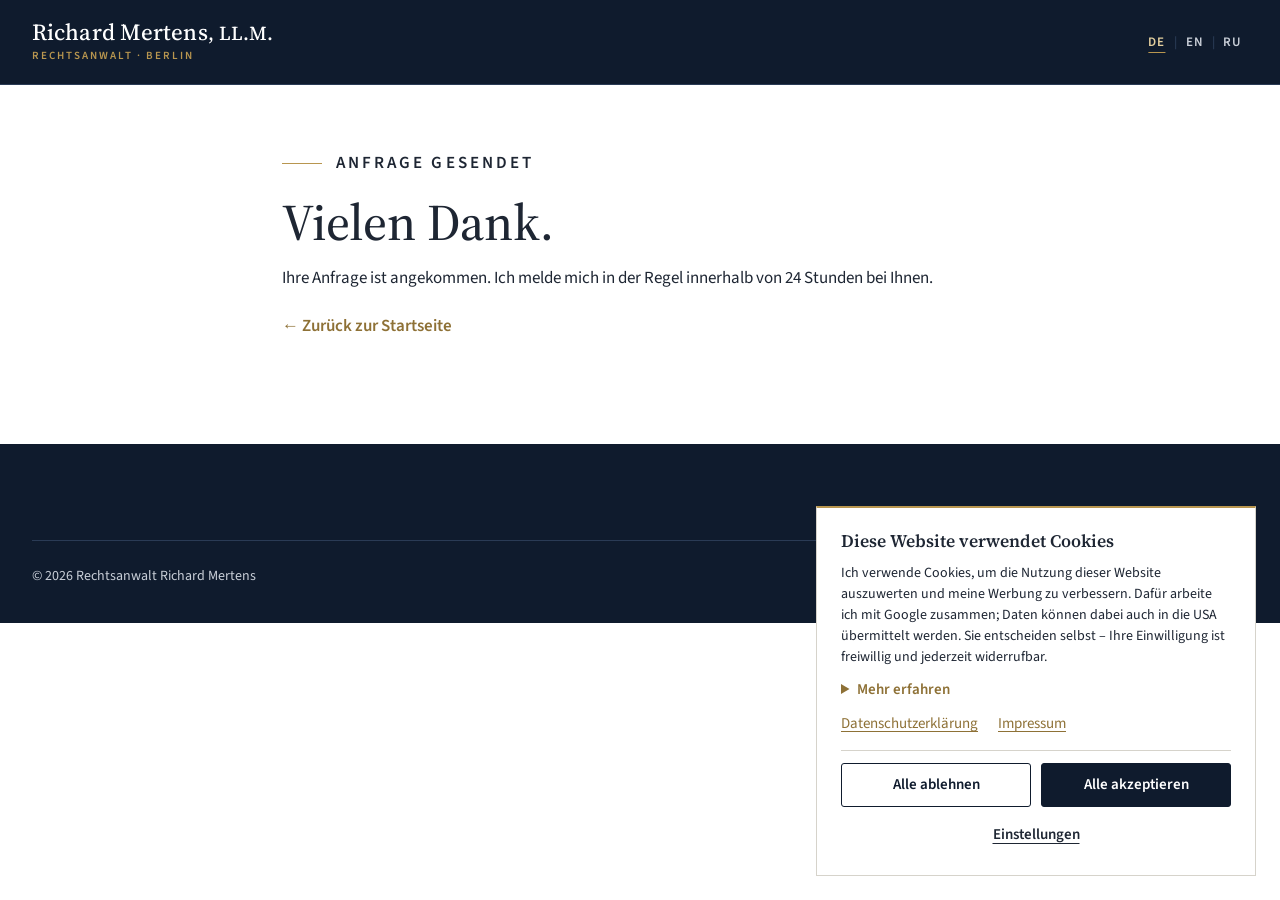
<file: danke.html>
<!doctype html>
<html lang="de">
<head>
  <meta charset="utf-8">
  <meta name="viewport" content="width=device-width, initial-scale=1">
  <!-- Google Tag Manager (GTM-P35MM9F5) mit Consent Mode v2 – so früh wie möglich; GTM lädt erst nach Einwilligung -->
  <script src="consent.js?v=7"></script>
  <title>Vielen Dank für Ihre Anfrage | Rechtsanwalt Richard Mertens</title>
  <meta name="description" content="Ihre Anfrage ist angekommen. Rechtsanwalt Richard Mertens meldet sich in der Regel innerhalb von 24 Stunden bei Ihnen.">
  <meta name="robots" content="noindex, nofollow">
  <meta name="theme-color" content="#0F1B2D">
  <link rel="icon" href="favicon.ico" sizes="any">
  <link rel="icon" type="image/png" sizes="32x32" href="assets/img/favicon-32.png">
  <link rel="icon" type="image/png" sizes="192x192" href="assets/img/favicon-192.png">
  <link rel="apple-touch-icon" href="assets/img/apple-touch-icon.png">
  <link rel="canonical" href="https://mertens-rechtsanwalt.de/danke.html">
  <link rel="alternate" hreflang="de" href="https://mertens-rechtsanwalt.de/danke.html">
  <link rel="alternate" hreflang="en" href="https://mertens-rechtsanwalt.de/en/thank-you.html">
  <link rel="alternate" hreflang="ru" href="https://mertens-rechtsanwalt.de/ru/thank-you.html">
  <link rel="alternate" hreflang="x-default" href="https://mertens-rechtsanwalt.de/danke.html">
  <link rel="stylesheet" href="style.css?v=28">
</head>
<body>
  <!-- Bestätigungsseite für Besucher ohne JavaScript (mit JavaScript erscheint die Bestätigung direkt im Formular) -->
  <header class="site-nav">
    <nav class="container site-nav__inner" aria-label="Hauptnavigation">
      <a class="brand" href="./" aria-label="Richard Mertens, LL.M., Rechtsanwalt in Berlin – zur Startseite">
        <span class="brand__name">Richard Mertens<span class="brand__degree">, LL.M.</span></span>
        <span class="brand__sub">Rechtsanwalt · Berlin</span>
      </a>
      <div class="site-nav__actions">
        <div class="lang-switch" role="navigation" aria-label="Sprache wählen / Choose language / Выбор языка"><a href="danke.html" lang="de" hreflang="de" aria-current="true" aria-label="Deutsch">DE</a><span class="lang-switch__sep" aria-hidden="true">|</span><a href="en/thank-you.html" lang="en" hreflang="en" aria-label="English">EN</a><span class="lang-switch__sep" aria-hidden="true">|</span><a href="ru/thank-you.html" lang="ru" hreflang="ru" aria-label="Русский">RU</a></div>
      </div>
    </nav>
  </header>

  <main id="main" class="legal">
    <div class="container legal__inner">
      <p class="eyebrow eyebrow--dark">Anfrage gesendet</p>
      <h1>Vielen Dank.</h1>
      <p>Ihre Anfrage ist angekommen. Ich melde mich in der Regel innerhalb von 24&nbsp;Stunden bei Ihnen.</p>
      <p><a class="text-link" href="./">← Zurück zur Startseite</a></p>
    </div>
  </main>

  <footer class="site-footer">
    <div class="container">
      <div class="site-footer__bottom">
        <p>© 2026 Rechtsanwalt Richard Mertens</p>
        <ul class="site-footer__legal">
          <li><a href="impressum.html">Impressum</a></li>
          <li><a href="datenschutz.html">Datenschutz</a></li>
          <li><button type="button" data-cc-open>Cookie-Einstellungen</button></li>
        </ul>
      </div>
    </div>
  </footer>
</body>
</html>
</file>
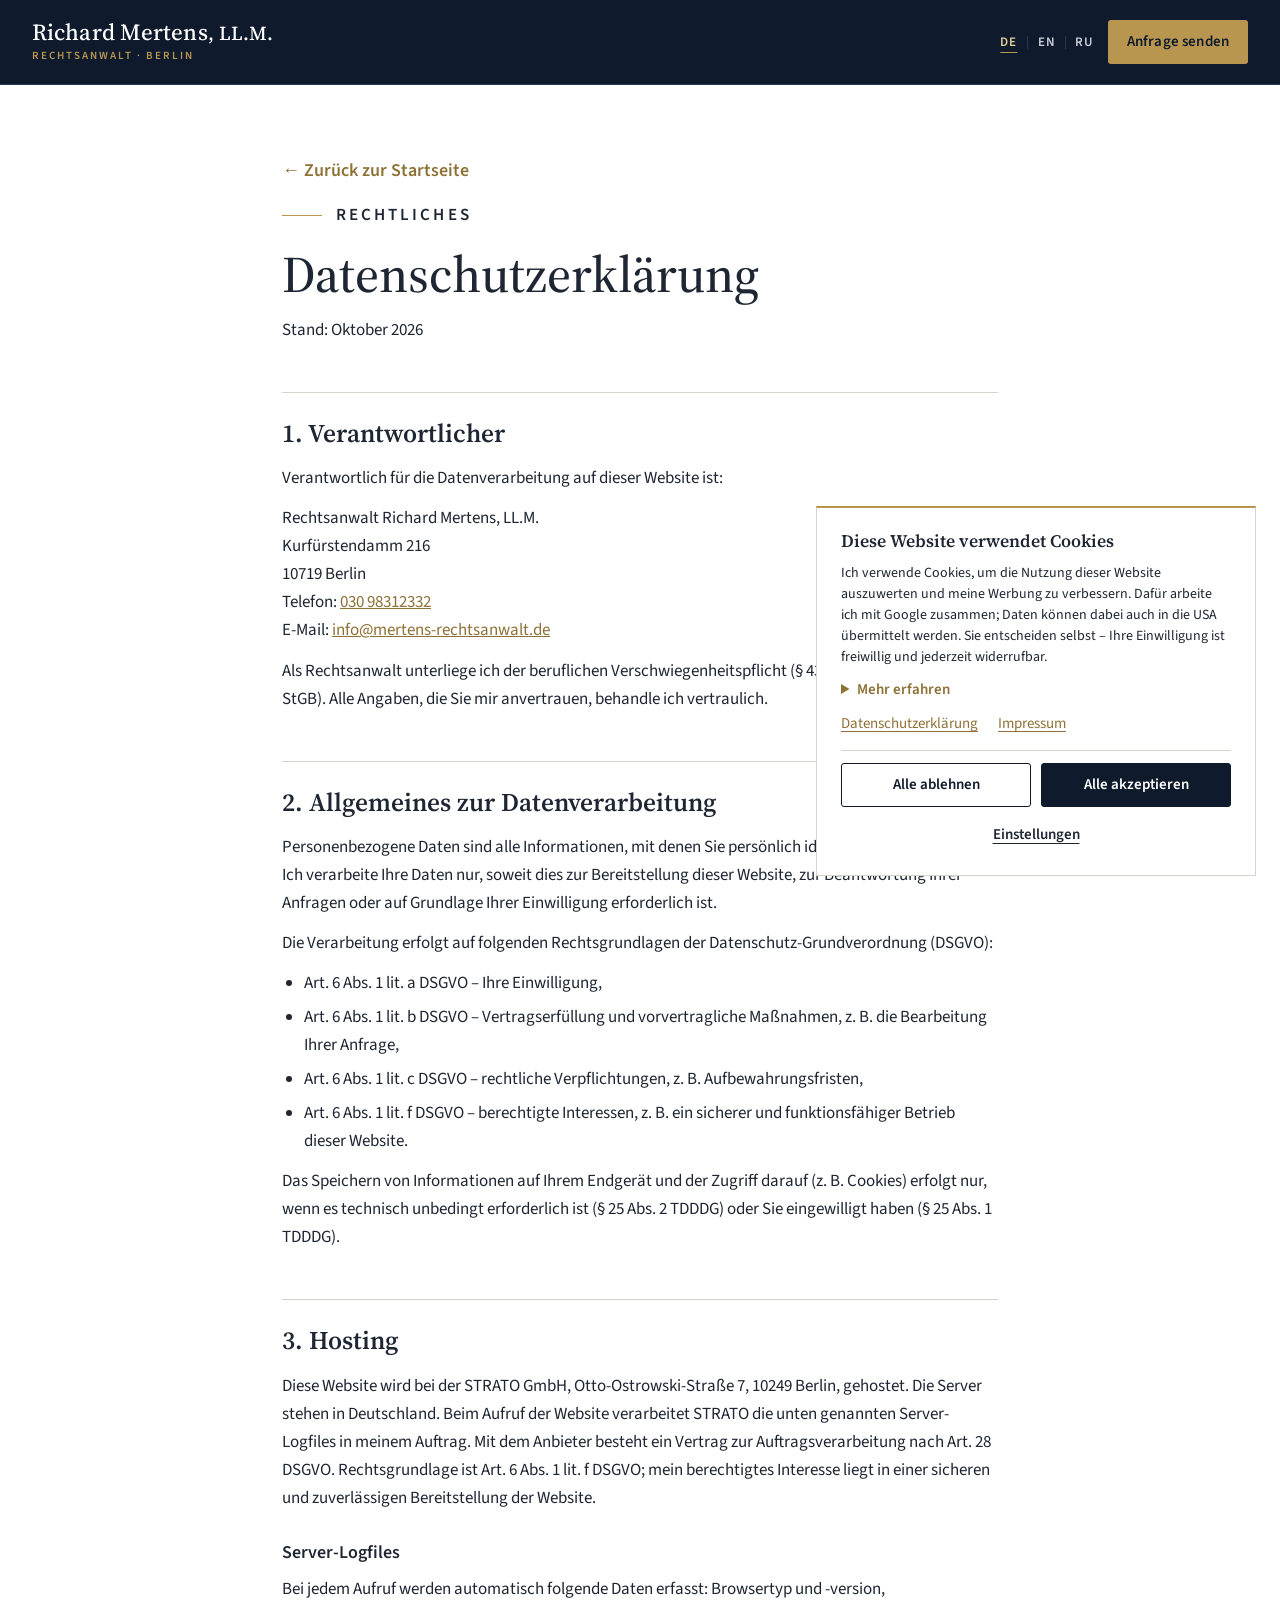
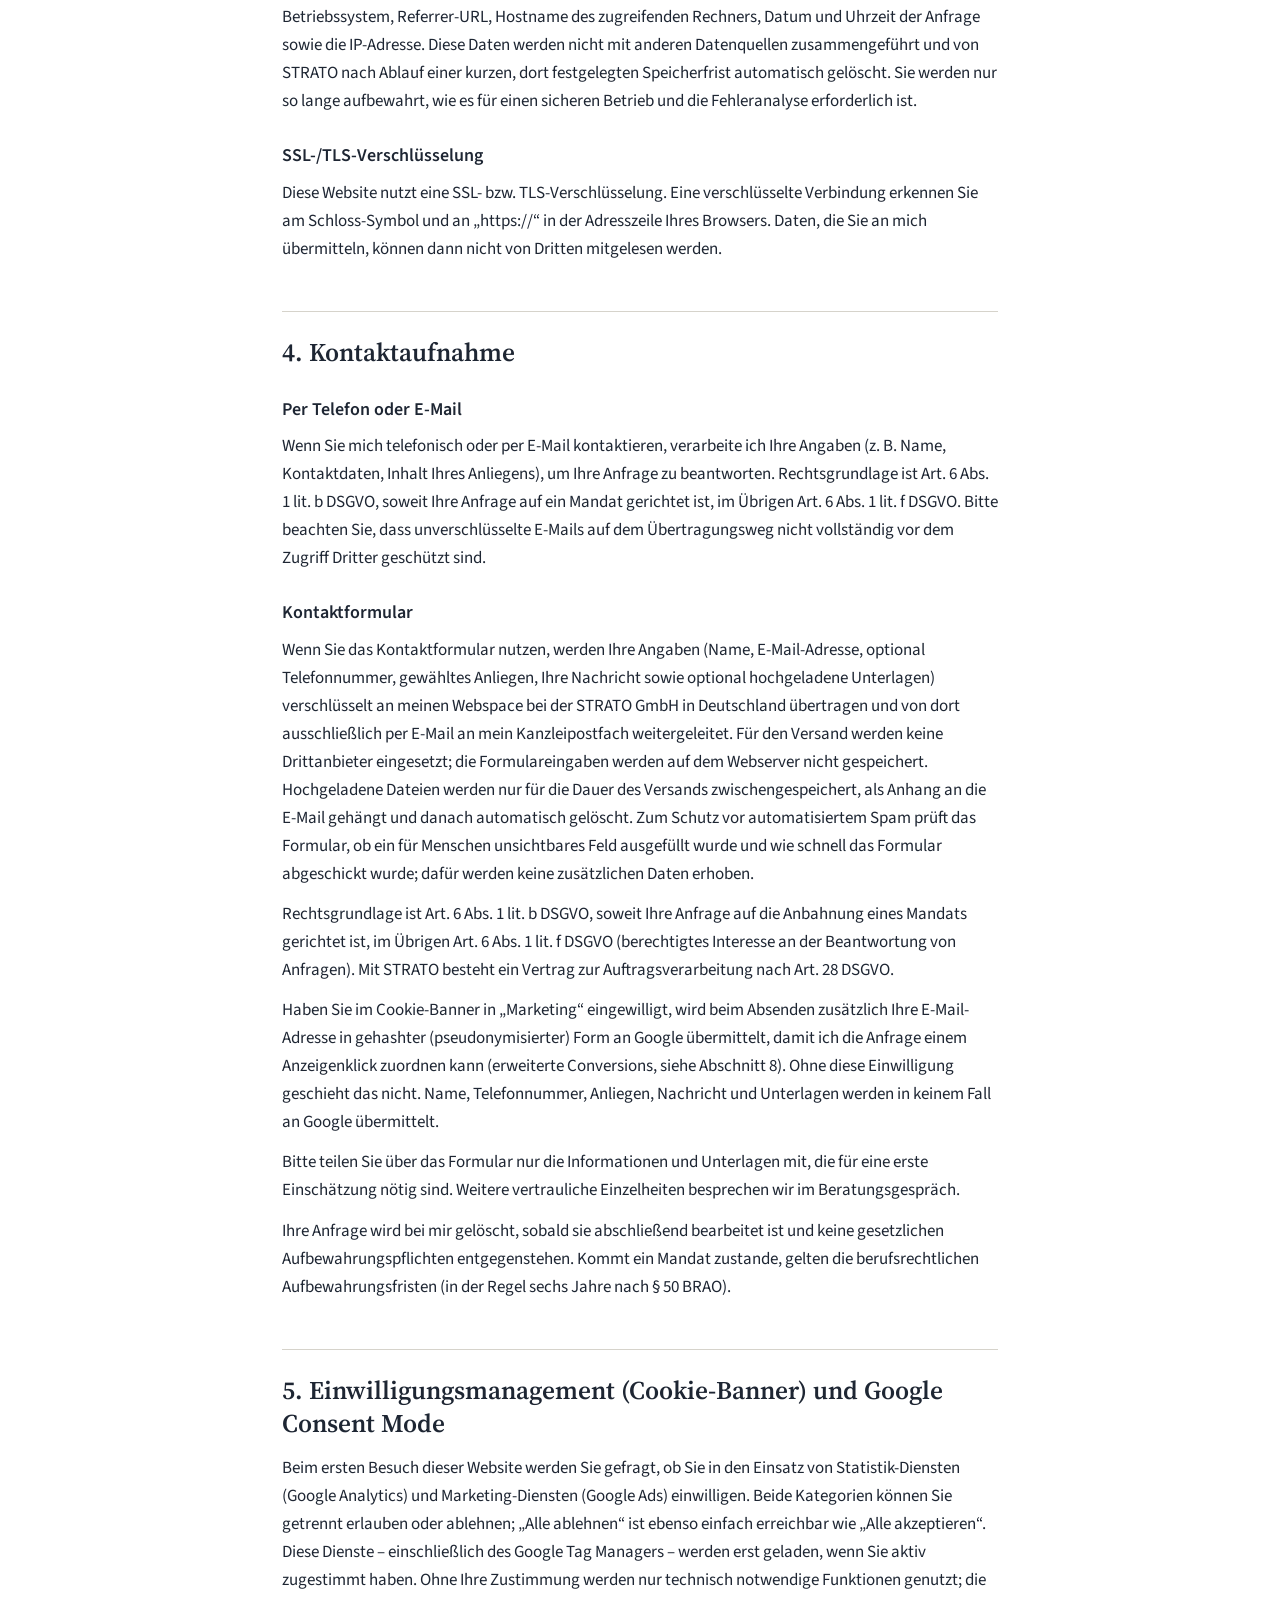
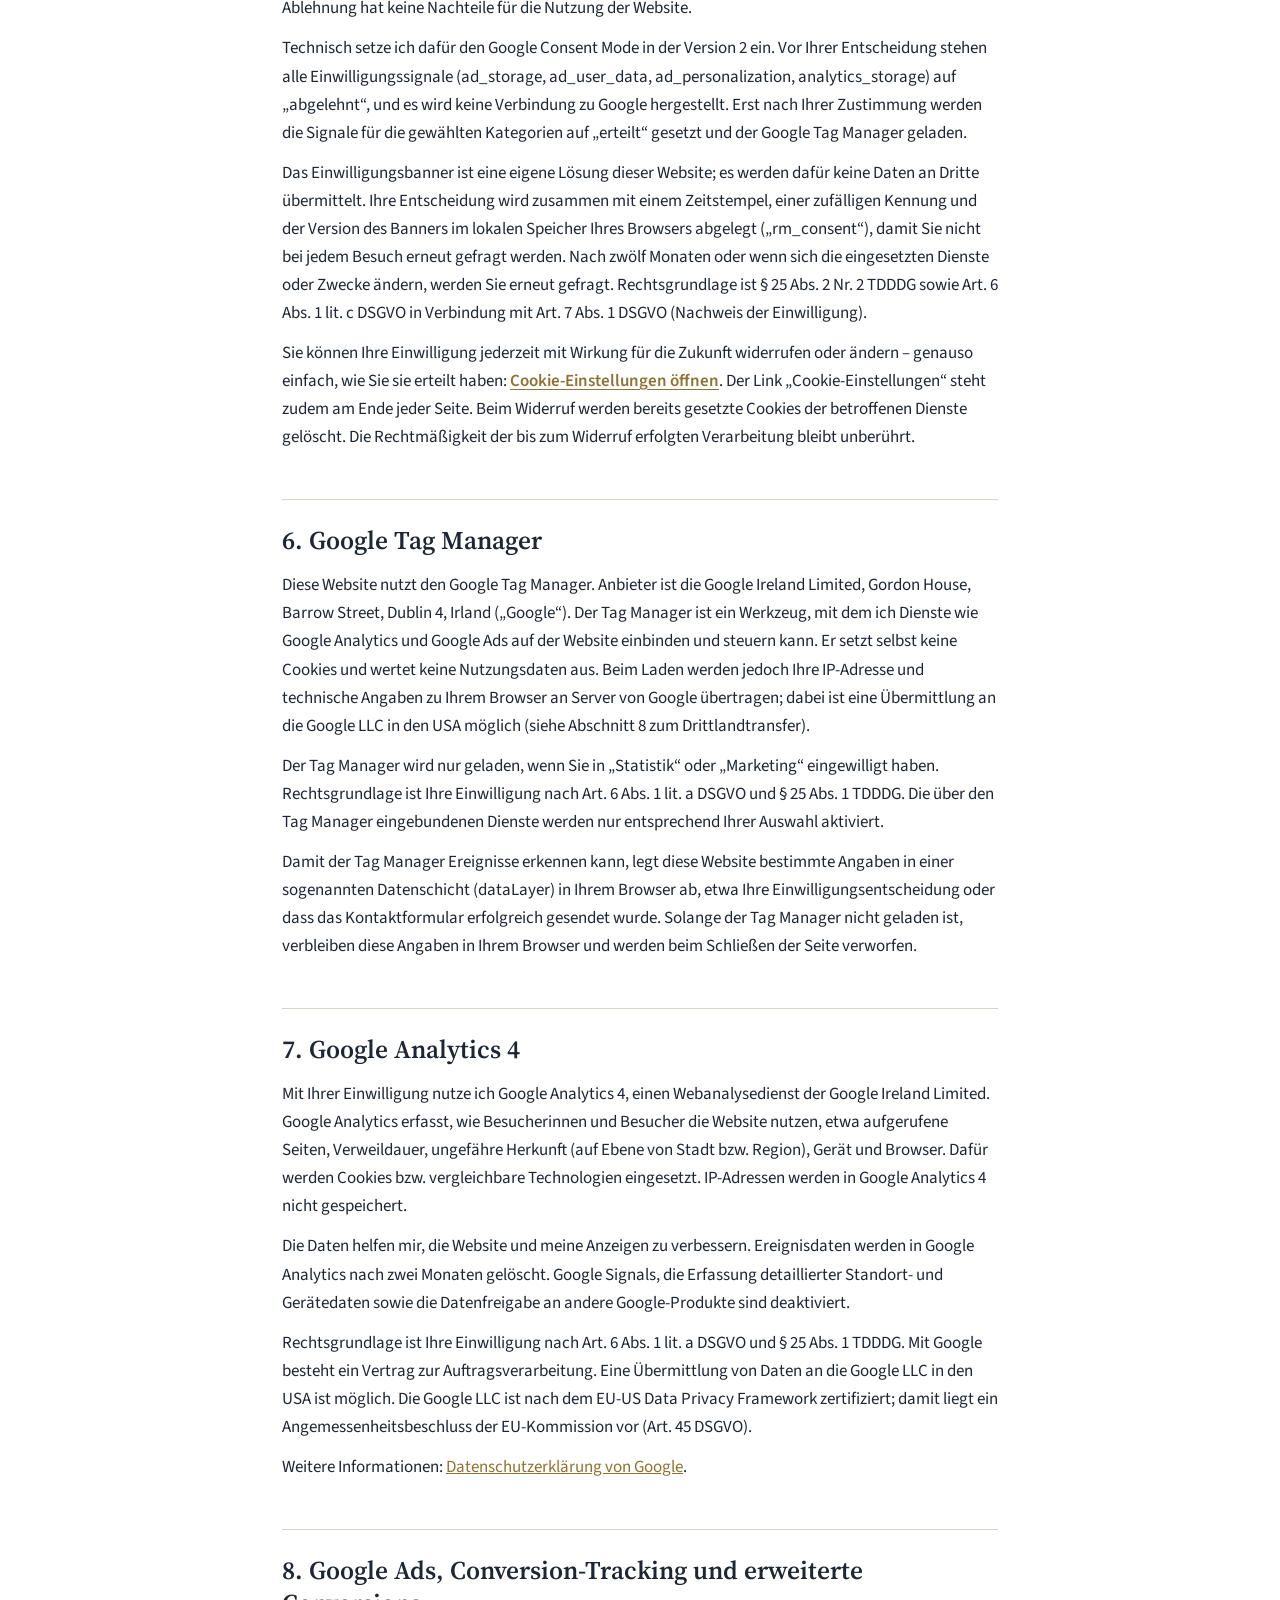
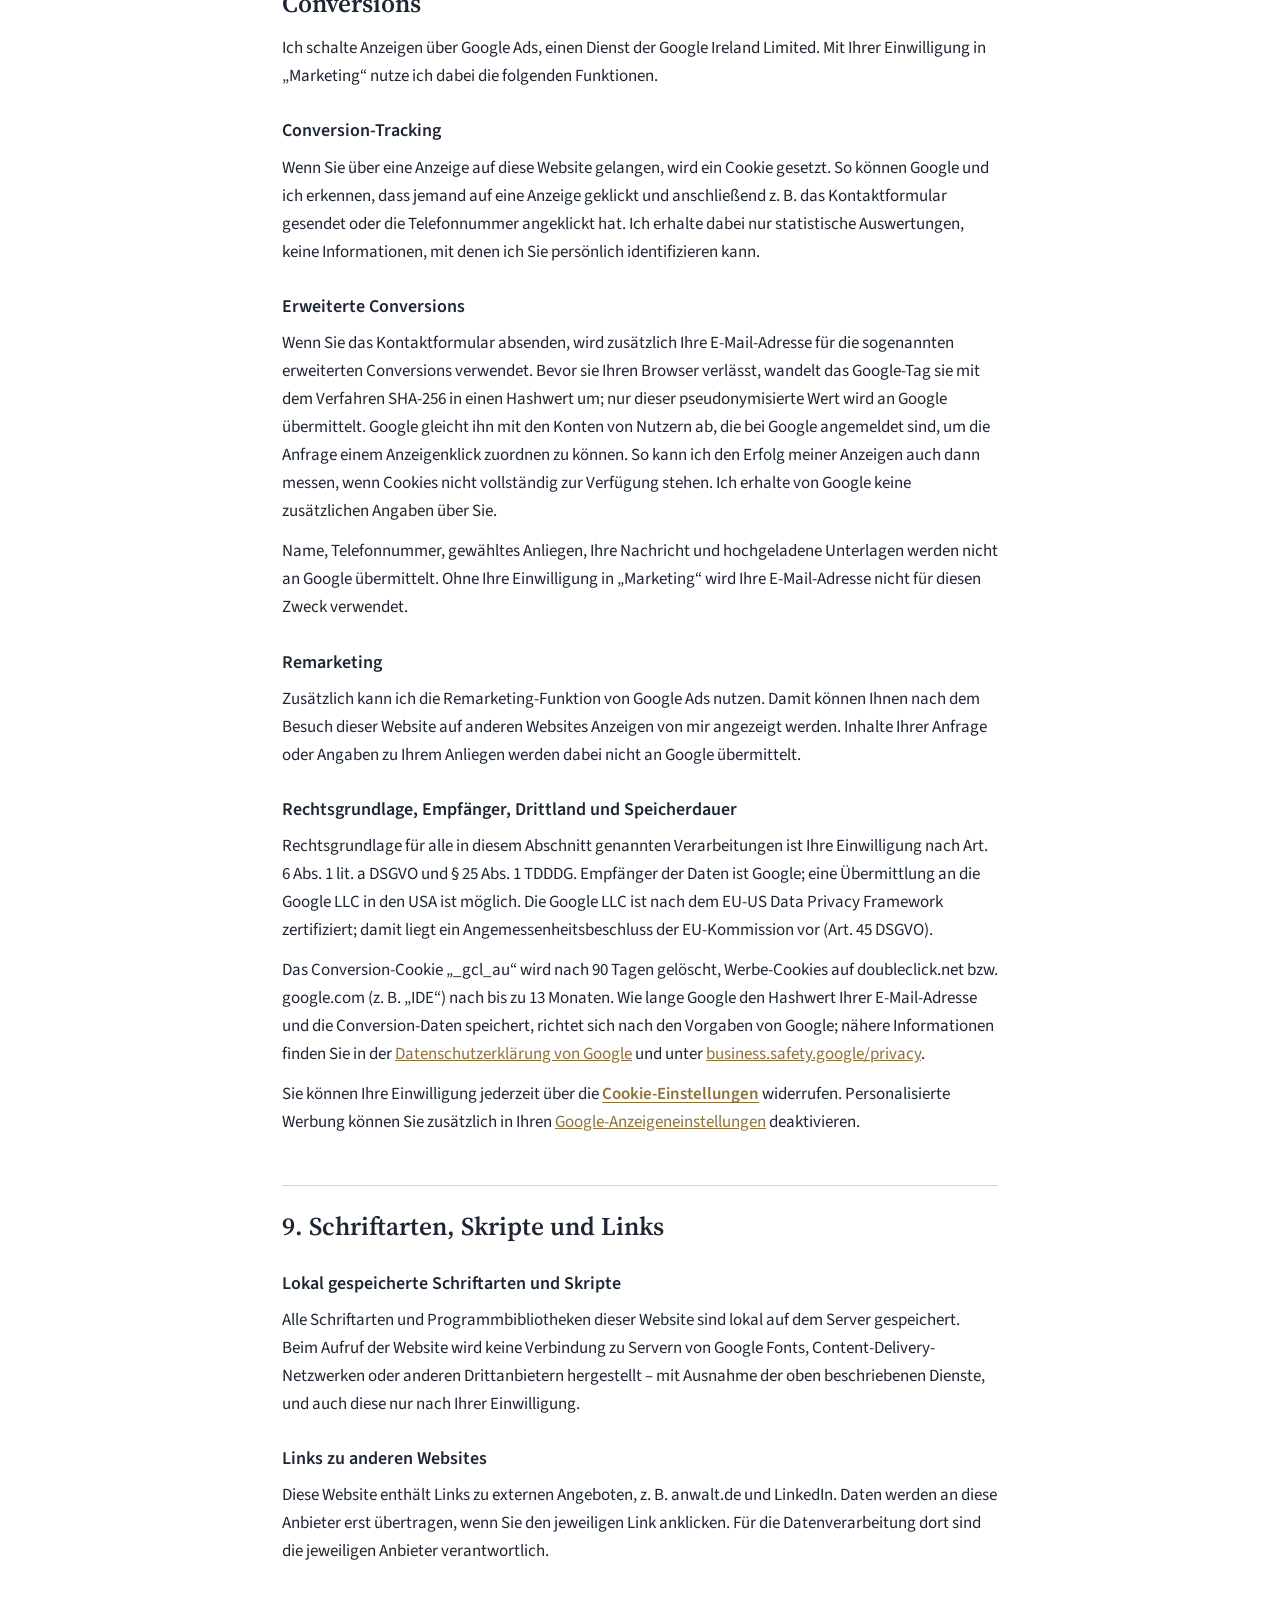
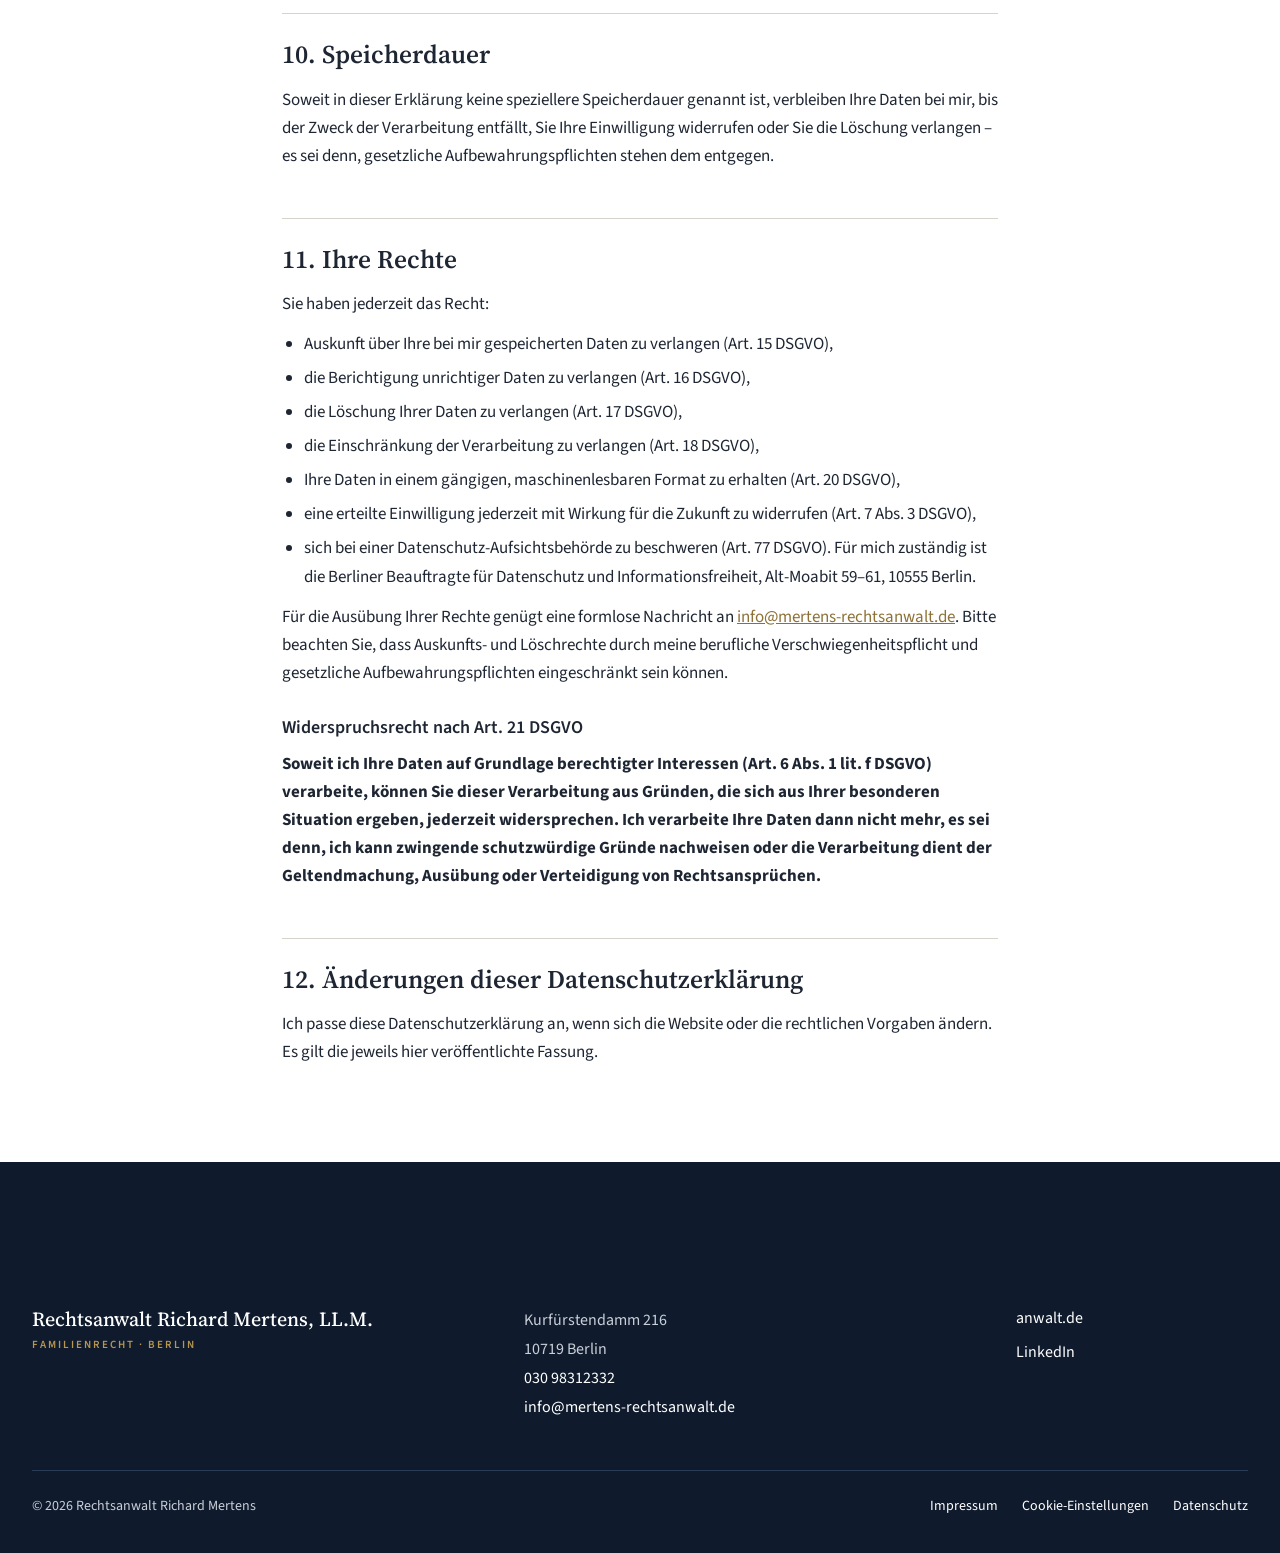
<file: datenschutz.html>
<!doctype html>
<html lang="de">
<head>
  <meta charset="utf-8">
  <meta name="viewport" content="width=device-width, initial-scale=1">
  <!-- Google Tag Manager (GTM-P35MM9F5) mit Consent Mode v2 – so früh wie möglich; GTM lädt erst nach Einwilligung -->
  <script src="consent.js?v=7"></script>
  <title>Datenschutzerklärung | Rechtsanwalt Richard Mertens, LL.M.</title>
  <meta name="description" content="Wie auf dieser Website personenbezogene Daten verarbeitet werden: Kontaktformular, Hosting, Cookie-Einwilligung, Google Tag Manager, Analytics und Ads.">
  <meta name="robots" content="noindex, follow">
  <meta name="theme-color" content="#0F1B2D">
  <link rel="icon" href="favicon.ico" sizes="any">
  <link rel="icon" type="image/png" sizes="32x32" href="assets/img/favicon-32.png">
  <link rel="icon" type="image/png" sizes="192x192" href="assets/img/favicon-192.png">
  <link rel="apple-touch-icon" href="assets/img/apple-touch-icon.png">
  <link rel="canonical" href="https://mertens-rechtsanwalt.de/datenschutz.html">
  <link rel="alternate" hreflang="de" href="https://mertens-rechtsanwalt.de/datenschutz.html">
  <link rel="alternate" hreflang="en" href="https://mertens-rechtsanwalt.de/en/privacy.html">
  <link rel="alternate" hreflang="ru" href="https://mertens-rechtsanwalt.de/ru/privacy.html">
  <link rel="alternate" hreflang="x-default" href="https://mertens-rechtsanwalt.de/datenschutz.html">
  <link rel="stylesheet" href="style.css?v=28">
</head>
<body>

  <a class="skip-link" href="#main">Zum Inhalt springen</a>

  <header class="site-nav">
    <nav class="container site-nav__inner" aria-label="Hauptnavigation">
      <a class="brand" href="./" aria-label="Richard Mertens, LL.M., Rechtsanwalt in Berlin – zur Startseite">
        <span class="brand__name">Richard Mertens<span class="brand__degree">, LL.M.</span></span>
        <span class="brand__sub">Rechtsanwalt · Berlin</span>
      </a>
      <div class="site-nav__actions">
        <div class="lang-switch" role="navigation" aria-label="Sprache wählen / Choose language / Выбор языка"><a href="datenschutz.html" lang="de" hreflang="de" aria-current="true" aria-label="Deutsch">DE</a><span class="lang-switch__sep" aria-hidden="true">|</span><a href="en/privacy.html" lang="en" hreflang="en" aria-label="English">EN</a><span class="lang-switch__sep" aria-hidden="true">|</span><a href="ru/privacy.html" lang="ru" hreflang="ru" aria-label="Русский">RU</a></div>
        <a class="btn btn--primary btn--sm nav-cta--optional" href="./#anfrage"><span>Anfrage<span class="hide-xs"> senden</span></span></a>
      </div>
    </nav>
  </header>

  <main id="main" class="legal">
    <div class="container legal__inner">

      <a class="text-link legal__back" href="./">← Zurück zur Startseite</a>
      <p class="eyebrow eyebrow--dark">Rechtliches</p>
      <h1>Datenschutzerklärung</h1>
      <p class="legal__meta">Stand: Oktober 2026</p>


      <h2>1. Verantwortlicher</h2>
      <p>Verantwortlich für die Datenverarbeitung auf dieser Website ist:</p>
      <p>Rechtsanwalt Richard Mertens, LL.M.<br>
        Kurfürstendamm 216<br>
        10719 Berlin<br>
        Telefon: <a href="tel:+493098312332">030 98312332</a><br>
        E-Mail: <a href="mailto:info@mertens-rechtsanwalt.de">info@mertens-rechtsanwalt.de</a></p>
      <p>Als Rechtsanwalt unterliege ich der beruflichen Verschwiegenheitspflicht (§ 43a Abs. 2 BRAO, § 203 StGB). Alle Angaben, die Sie mir anvertrauen, behandle ich vertraulich.</p>

      <h2>2. Allgemeines zur Datenverarbeitung</h2>
      <p>Personenbezogene Daten sind alle Informationen, mit denen Sie persönlich identifiziert werden können. Ich verarbeite Ihre Daten nur, soweit dies zur Bereitstellung dieser Website, zur Beantwortung Ihrer Anfragen oder auf Grundlage Ihrer Einwilligung erforderlich ist.</p>
      <p>Die Verarbeitung erfolgt auf folgenden Rechtsgrundlagen der Datenschutz-Grundverordnung (DSGVO):</p>
      <ul>
        <li>Art. 6 Abs. 1 lit. a DSGVO&nbsp;– Ihre Einwilligung,</li>
        <li>Art. 6 Abs. 1 lit. b DSGVO&nbsp;– Vertragserfüllung und vorvertragliche Maßnahmen, z.&nbsp;B. die Bearbeitung Ihrer Anfrage,</li>
        <li>Art. 6 Abs. 1 lit. c DSGVO&nbsp;– rechtliche Verpflichtungen, z.&nbsp;B. Aufbewahrungsfristen,</li>
        <li>Art. 6 Abs. 1 lit. f DSGVO&nbsp;– berechtigte Interessen, z.&nbsp;B. ein sicherer und funktionsfähiger Betrieb dieser Website.</li>
      </ul>
      <p>Das Speichern von Informationen auf Ihrem Endgerät und der Zugriff darauf (z.&nbsp;B. Cookies) erfolgt nur, wenn es technisch unbedingt erforderlich ist (§ 25 Abs. 2 TDDDG) oder Sie eingewilligt haben (§ 25 Abs. 1 TDDDG).</p>

      <h2>3. Hosting</h2>
      <p>Diese Website wird bei der STRATO GmbH, Otto-Ostrowski-Straße 7, 10249 Berlin, gehostet. Die Server stehen in Deutschland. Beim Aufruf der Website verarbeitet STRATO die unten genannten Server-Logfiles in meinem Auftrag. Mit dem Anbieter besteht ein Vertrag zur Auftragsverarbeitung nach Art. 28 DSGVO. Rechtsgrundlage ist Art. 6 Abs. 1 lit. f DSGVO; mein berechtigtes Interesse liegt in einer sicheren und zuverlässigen Bereitstellung der Website.</p>

      <h3>Server-Logfiles</h3>
      <p>Bei jedem Aufruf werden automatisch folgende Daten erfasst: Browsertyp und -version, Betriebssystem, Referrer-URL, Hostname des zugreifenden Rechners, Datum und Uhrzeit der Anfrage sowie die IP-Adresse. Diese Daten werden nicht mit anderen Datenquellen zusammengeführt und von STRATO nach Ablauf einer kurzen, dort festgelegten Speicherfrist automatisch gelöscht. Sie werden nur so lange aufbewahrt, wie es für einen sicheren Betrieb und die Fehleranalyse erforderlich ist.</p>

      <h3>SSL-/TLS-Verschlüsselung</h3>
      <p>Diese Website nutzt eine SSL- bzw. TLS-Verschlüsselung. Eine verschlüsselte Verbindung erkennen Sie am Schloss-Symbol und an „https://“ in der Adresszeile Ihres Browsers. Daten, die Sie an mich übermitteln, können dann nicht von Dritten mitgelesen werden.</p>

      <h2>4. Kontaktaufnahme</h2>
      <h3>Per Telefon oder E-Mail</h3>
      <p>Wenn Sie mich telefonisch oder per E-Mail kontaktieren, verarbeite ich Ihre Angaben (z.&nbsp;B. Name, Kontaktdaten, Inhalt Ihres Anliegens), um Ihre Anfrage zu beantworten. Rechtsgrundlage ist Art. 6 Abs. 1 lit. b DSGVO, soweit Ihre Anfrage auf ein Mandat gerichtet ist, im Übrigen Art. 6 Abs. 1 lit. f DSGVO. Bitte beachten Sie, dass unverschlüsselte E-Mails auf dem Übertragungsweg nicht vollständig vor dem Zugriff Dritter geschützt sind.</p>

      <h3>Kontaktformular</h3>
      <p>Wenn Sie das Kontaktformular nutzen, werden Ihre Angaben (Name, E-Mail-Adresse, optional Telefonnummer, gewähltes Anliegen, Ihre Nachricht sowie optional hochgeladene Unterlagen) verschlüsselt an meinen Webspace bei der STRATO GmbH in Deutschland übertragen und von dort ausschließlich per E-Mail an mein Kanzleipostfach weitergeleitet. Für den Versand werden keine Drittanbieter eingesetzt; die Formulareingaben werden auf dem Webserver nicht gespeichert. Hochgeladene Dateien werden nur für die Dauer des Versands zwischengespeichert, als Anhang an die E-Mail gehängt und danach automatisch gelöscht. Zum Schutz vor automatisiertem Spam prüft das Formular, ob ein für Menschen unsichtbares Feld ausgefüllt wurde und wie schnell das Formular abgeschickt wurde; dafür werden keine zusätzlichen Daten erhoben.</p>
      <p>Rechtsgrundlage ist Art. 6 Abs. 1 lit. b DSGVO, soweit Ihre Anfrage auf die Anbahnung eines Mandats gerichtet ist, im Übrigen Art. 6 Abs. 1 lit. f DSGVO (berechtigtes Interesse an der Beantwortung von Anfragen). Mit STRATO besteht ein Vertrag zur Auftragsverarbeitung nach Art. 28 DSGVO.</p>
      <p>Haben Sie im Cookie-Banner in „Marketing“ eingewilligt, wird beim Absenden zusätzlich Ihre E-Mail-Adresse in gehashter (pseudonymisierter) Form an Google übermittelt, damit ich die Anfrage einem Anzeigenklick zuordnen kann (erweiterte Conversions, siehe Abschnitt 8). Ohne diese Einwilligung geschieht das nicht. Name, Telefonnummer, Anliegen, Nachricht und Unterlagen werden in keinem Fall an Google übermittelt.</p>
      <p>Bitte teilen Sie über das Formular nur die Informationen und Unterlagen mit, die für eine erste Einschätzung nötig sind. Weitere vertrauliche Einzelheiten besprechen wir im Beratungsgespräch.</p>
      <p>Ihre Anfrage wird bei mir gelöscht, sobald sie abschließend bearbeitet ist und keine gesetzlichen Aufbewahrungspflichten entgegenstehen. Kommt ein Mandat zustande, gelten die berufsrechtlichen Aufbewahrungsfristen (in der Regel sechs Jahre nach § 50 BRAO).</p>

      <h2>5. Einwilligungsmanagement (Cookie-Banner) und Google Consent Mode</h2>
      <p>Beim ersten Besuch dieser Website werden Sie gefragt, ob Sie in den Einsatz von Statistik-Diensten (Google Analytics) und Marketing-Diensten (Google Ads) einwilligen. Beide Kategorien können Sie getrennt erlauben oder ablehnen; „Alle ablehnen“ ist ebenso einfach erreichbar wie „Alle akzeptieren“. Diese Dienste&nbsp;– einschließlich des Google Tag Managers&nbsp;– werden erst geladen, wenn Sie aktiv zugestimmt haben. Ohne Ihre Zustimmung werden nur technisch notwendige Funktionen genutzt; die Ablehnung hat keine Nachteile für die Nutzung der Website.</p>
      <p>Technisch setze ich dafür den Google Consent Mode in der Version 2 ein. Vor Ihrer Entscheidung stehen alle Einwilligungssignale (ad_storage, ad_user_data, ad_personalization, analytics_storage) auf „abgelehnt“, und es wird keine Verbindung zu Google hergestellt. Erst nach Ihrer Zustimmung werden die Signale für die gewählten Kategorien auf „erteilt“ gesetzt und der Google Tag Manager geladen.</p>
      <p>Das Einwilligungsbanner ist eine eigene Lösung dieser Website; es werden dafür keine Daten an Dritte übermittelt. Ihre Entscheidung wird zusammen mit einem Zeitstempel, einer zufälligen Kennung und der Version des Banners im lokalen Speicher Ihres Browsers abgelegt („rm_consent“), damit Sie nicht bei jedem Besuch erneut gefragt werden. Nach zwölf Monaten oder wenn sich die eingesetzten Dienste oder Zwecke ändern, werden Sie erneut gefragt. Rechtsgrundlage ist § 25 Abs. 2 Nr. 2 TDDDG sowie Art. 6 Abs. 1 lit. c DSGVO in Verbindung mit Art. 7 Abs. 1 DSGVO (Nachweis der Einwilligung).</p>
      <p>Sie können Ihre Einwilligung jederzeit mit Wirkung für die Zukunft widerrufen oder ändern&nbsp;– genauso einfach, wie Sie sie erteilt haben: <button type="button" class="text-link" data-cc-open>Cookie-Einstellungen öffnen</button>. Der Link „Cookie-Einstellungen“ steht zudem am Ende jeder Seite. Beim Widerruf werden bereits gesetzte Cookies der betroffenen Dienste gelöscht. Die Rechtmäßigkeit der bis zum Widerruf erfolgten Verarbeitung bleibt unberührt.</p>

      <h2>6. Google Tag Manager</h2>
      <p>Diese Website nutzt den Google Tag Manager. Anbieter ist die Google Ireland Limited, Gordon House, Barrow Street, Dublin 4, Irland („Google“). Der Tag Manager ist ein Werkzeug, mit dem ich Dienste wie Google Analytics und Google Ads auf der Website einbinden und steuern kann. Er setzt selbst keine Cookies und wertet keine Nutzungsdaten aus. Beim Laden werden jedoch Ihre IP-Adresse und technische Angaben zu Ihrem Browser an Server von Google übertragen; dabei ist eine Übermittlung an die Google LLC in den USA möglich (siehe Abschnitt 8 zum Drittlandtransfer).</p>
      <p>Der Tag Manager wird nur geladen, wenn Sie in „Statistik“ oder „Marketing“ eingewilligt haben. Rechtsgrundlage ist Ihre Einwilligung nach Art. 6 Abs. 1 lit. a DSGVO und § 25 Abs. 1 TDDDG. Die über den Tag Manager eingebundenen Dienste werden nur entsprechend Ihrer Auswahl aktiviert.</p>
      <p>Damit der Tag Manager Ereignisse erkennen kann, legt diese Website bestimmte Angaben in einer sogenannten Datenschicht (dataLayer) in Ihrem Browser ab, etwa Ihre Einwilligungsentscheidung oder dass das Kontaktformular erfolgreich gesendet wurde. Solange der Tag Manager nicht geladen ist, verbleiben diese Angaben in Ihrem Browser und werden beim Schließen der Seite verworfen.</p>

      <h2>7. Google Analytics 4</h2>
      <p>Mit Ihrer Einwilligung nutze ich Google Analytics 4, einen Webanalysedienst der Google Ireland Limited. Google Analytics erfasst, wie Besucherinnen und Besucher die Website nutzen, etwa aufgerufene Seiten, Verweildauer, ungefähre Herkunft (auf Ebene von Stadt bzw. Region), Gerät und Browser. Dafür werden Cookies bzw. vergleichbare Technologien eingesetzt. IP-Adressen werden in Google Analytics 4 nicht gespeichert.</p>
      <p>Die Daten helfen mir, die Website und meine Anzeigen zu verbessern. Ereignisdaten werden in Google Analytics nach zwei Monaten gelöscht. Google Signals, die Erfassung detaillierter Standort- und Gerätedaten sowie die Datenfreigabe an andere Google-Produkte sind deaktiviert.</p>
      <p>Rechtsgrundlage ist Ihre Einwilligung nach Art. 6 Abs. 1 lit. a DSGVO und § 25 Abs. 1 TDDDG. Mit Google besteht ein Vertrag zur Auftragsverarbeitung. Eine Übermittlung von Daten an die Google LLC in den USA ist möglich. Die Google LLC ist nach dem EU-US Data Privacy Framework zertifiziert; damit liegt ein Angemessenheitsbeschluss der EU-Kommission vor (Art. 45 DSGVO).</p>
      <p>Weitere Informationen: <a href="https://policies.google.com/privacy?hl=de" target="_blank" rel="noopener">Datenschutzerklärung von Google</a>.</p>

      <h2>8. Google Ads, Conversion-Tracking und erweiterte Conversions</h2>
      <p>Ich schalte Anzeigen über Google Ads, einen Dienst der Google Ireland Limited. Mit Ihrer Einwilligung in „Marketing“ nutze ich dabei die folgenden Funktionen.</p>
      <h3>Conversion-Tracking</h3>
      <p>Wenn Sie über eine Anzeige auf diese Website gelangen, wird ein Cookie gesetzt. So können Google und ich erkennen, dass jemand auf eine Anzeige geklickt und anschließend z.&nbsp;B. das Kontaktformular gesendet oder die Telefonnummer angeklickt hat. Ich erhalte dabei nur statistische Auswertungen, keine Informationen, mit denen ich Sie persönlich identifizieren kann.</p>
      <h3>Erweiterte Conversions</h3>
      <p>Wenn Sie das Kontaktformular absenden, wird zusätzlich Ihre E-Mail-Adresse für die sogenannten erweiterten Conversions verwendet. Bevor sie Ihren Browser verlässt, wandelt das Google-Tag sie mit dem Verfahren SHA-256 in einen Hashwert um; nur dieser pseudonymisierte Wert wird an Google übermittelt. Google gleicht ihn mit den Konten von Nutzern ab, die bei Google angemeldet sind, um die Anfrage einem Anzeigenklick zuordnen zu können. So kann ich den Erfolg meiner Anzeigen auch dann messen, wenn Cookies nicht vollständig zur Verfügung stehen. Ich erhalte von Google keine zusätzlichen Angaben über Sie.</p>
      <p>Name, Telefonnummer, gewähltes Anliegen, Ihre Nachricht und hochgeladene Unterlagen werden nicht an Google übermittelt. Ohne Ihre Einwilligung in „Marketing“ wird Ihre E-Mail-Adresse nicht für diesen Zweck verwendet.</p>
      <h3>Remarketing</h3>
      <p>Zusätzlich kann ich die Remarketing-Funktion von Google Ads nutzen. Damit können Ihnen nach dem Besuch dieser Website auf anderen Websites Anzeigen von mir angezeigt werden. Inhalte Ihrer Anfrage oder Angaben zu Ihrem Anliegen werden dabei nicht an Google übermittelt.</p>
      <h3>Rechtsgrundlage, Empfänger, Drittland und Speicherdauer</h3>
      <p>Rechtsgrundlage für alle in diesem Abschnitt genannten Verarbeitungen ist Ihre Einwilligung nach Art. 6 Abs. 1 lit. a DSGVO und § 25 Abs. 1 TDDDG. Empfänger der Daten ist Google; eine Übermittlung an die Google LLC in den USA ist möglich. Die Google LLC ist nach dem EU-US Data Privacy Framework zertifiziert; damit liegt ein Angemessenheitsbeschluss der EU-Kommission vor (Art. 45 DSGVO).</p>
      <p>Das Conversion-Cookie „_gcl_au“ wird nach 90 Tagen gelöscht, Werbe-Cookies auf doubleclick.net bzw. google.com (z.&nbsp;B. „IDE“) nach bis zu 13 Monaten. Wie lange Google den Hashwert Ihrer E-Mail-Adresse und die Conversion-Daten speichert, richtet sich nach den Vorgaben von Google; nähere Informationen finden Sie in der <a href="https://policies.google.com/privacy?hl=de" target="_blank" rel="noopener">Datenschutzerklärung von Google</a> und unter <a href="https://business.safety.google/privacy/" target="_blank" rel="noopener">business.safety.google/privacy</a>.</p>
      <p>Sie können Ihre Einwilligung jederzeit über die <button type="button" class="text-link" data-cc-open>Cookie-Einstellungen</button> widerrufen. Personalisierte Werbung können Sie zusätzlich in Ihren <a href="https://adssettings.google.com/" target="_blank" rel="noopener">Google-Anzeigeneinstellungen</a> deaktivieren.</p>

      <h2>9. Schriftarten, Skripte und Links</h2>
      <h3>Lokal gespeicherte Schriftarten und Skripte</h3>
      <p>Alle Schriftarten und Programmbibliotheken dieser Website sind lokal auf dem Server gespeichert. Beim Aufruf der Website wird keine Verbindung zu Servern von Google Fonts, Content-Delivery-Netzwerken oder anderen Drittanbietern hergestellt&nbsp;– mit Ausnahme der oben beschriebenen Dienste, und auch diese nur nach Ihrer Einwilligung.</p>
      <h3>Links zu anderen Websites</h3>
      <p>Diese Website enthält Links zu externen Angeboten, z.&nbsp;B. anwalt.de und LinkedIn. Daten werden an diese Anbieter erst übertragen, wenn Sie den jeweiligen Link anklicken. Für die Datenverarbeitung dort sind die jeweiligen Anbieter verantwortlich.</p>

      <h2>10. Speicherdauer</h2>
      <p>Soweit in dieser Erklärung keine speziellere Speicherdauer genannt ist, verbleiben Ihre Daten bei mir, bis der Zweck der Verarbeitung entfällt, Sie Ihre Einwilligung widerrufen oder Sie die Löschung verlangen&nbsp;– es sei denn, gesetzliche Aufbewahrungspflichten stehen dem entgegen.</p>

      <h2>11. Ihre Rechte</h2>
      <p>Sie haben jederzeit das Recht:</p>
      <ul>
        <li>Auskunft über Ihre bei mir gespeicherten Daten zu verlangen (Art. 15 DSGVO),</li>
        <li>die Berichtigung unrichtiger Daten zu verlangen (Art. 16 DSGVO),</li>
        <li>die Löschung Ihrer Daten zu verlangen (Art. 17 DSGVO),</li>
        <li>die Einschränkung der Verarbeitung zu verlangen (Art. 18 DSGVO),</li>
        <li>Ihre Daten in einem gängigen, maschinenlesbaren Format zu erhalten (Art. 20 DSGVO),</li>
        <li>eine erteilte Einwilligung jederzeit mit Wirkung für die Zukunft zu widerrufen (Art. 7 Abs. 3 DSGVO),</li>
        <li>sich bei einer Datenschutz-Aufsichtsbehörde zu beschweren (Art. 77 DSGVO). Für mich zuständig ist die Berliner Beauftragte für Datenschutz und Informationsfreiheit, Alt-Moabit 59–61, 10555 Berlin.</li>
      </ul>
      <p>Für die Ausübung Ihrer Rechte genügt eine formlose Nachricht an <a href="mailto:info@mertens-rechtsanwalt.de">info@mertens-rechtsanwalt.de</a>. Bitte beachten Sie, dass Auskunfts- und Löschrechte durch meine berufliche Verschwiegenheitspflicht und gesetzliche Aufbewahrungspflichten eingeschränkt sein können.</p>

      <h3>Widerspruchsrecht nach Art. 21 DSGVO</h3>
      <p><strong>Soweit ich Ihre Daten auf Grundlage berechtigter Interessen (Art. 6 Abs. 1 lit. f DSGVO) verarbeite, können Sie dieser Verarbeitung aus Gründen, die sich aus Ihrer besonderen Situation ergeben, jederzeit widersprechen. Ich verarbeite Ihre Daten dann nicht mehr, es sei denn, ich kann zwingende schutzwürdige Gründe nachweisen oder die Verarbeitung dient der Geltendmachung, Ausübung oder Verteidigung von Rechtsansprüchen.</strong></p>

      <h2>12. Änderungen dieser Datenschutzerklärung</h2>
      <p>Ich passe diese Datenschutzerklärung an, wenn sich die Website oder die rechtlichen Vorgaben ändern. Es gilt die jeweils hier veröffentlichte Fassung.</p>

    </div>
  </main>

  <footer class="site-footer">
    <div class="container">
      <div class="site-footer__grid">
        <div>
          <p class="site-footer__name">Rechtsanwalt Richard Mertens, LL.M.</p>
          <p class="site-footer__sub">Familienrecht · Berlin</p>
        </div>
        <address class="site-footer__contact">
          Kurfürstendamm 216<br>10719 Berlin<br>
          <a href="tel:+493098312332">030 98312332</a><br>
          <a href="mailto:info@mertens-rechtsanwalt.de">info@mertens-rechtsanwalt.de</a>
        </address>
        <ul class="site-footer__links">
          <li><a href="https://www.anwalt.de/richard-mertens" target="_blank" rel="noopener">anwalt.de</a></li>
          <li><a href="https://www.linkedin.com/in/richard-mertens-ll-m-89aaa8364/" target="_blank" rel="noopener">LinkedIn</a></li>
        </ul>
      </div>
      <div class="site-footer__bottom">
        <p>© 2026 Rechtsanwalt Richard Mertens</p>
        <ul class="site-footer__legal">
          <li><a href="impressum.html">Impressum</a></li>
          <li><button type="button" data-cc-open>Cookie-Einstellungen</button></li>
          <li><a href="datenschutz.html" aria-current="page">Datenschutz</a></li>
        </ul>
      </div>
    </div>
  </footer>

</body>
</html>
</file>
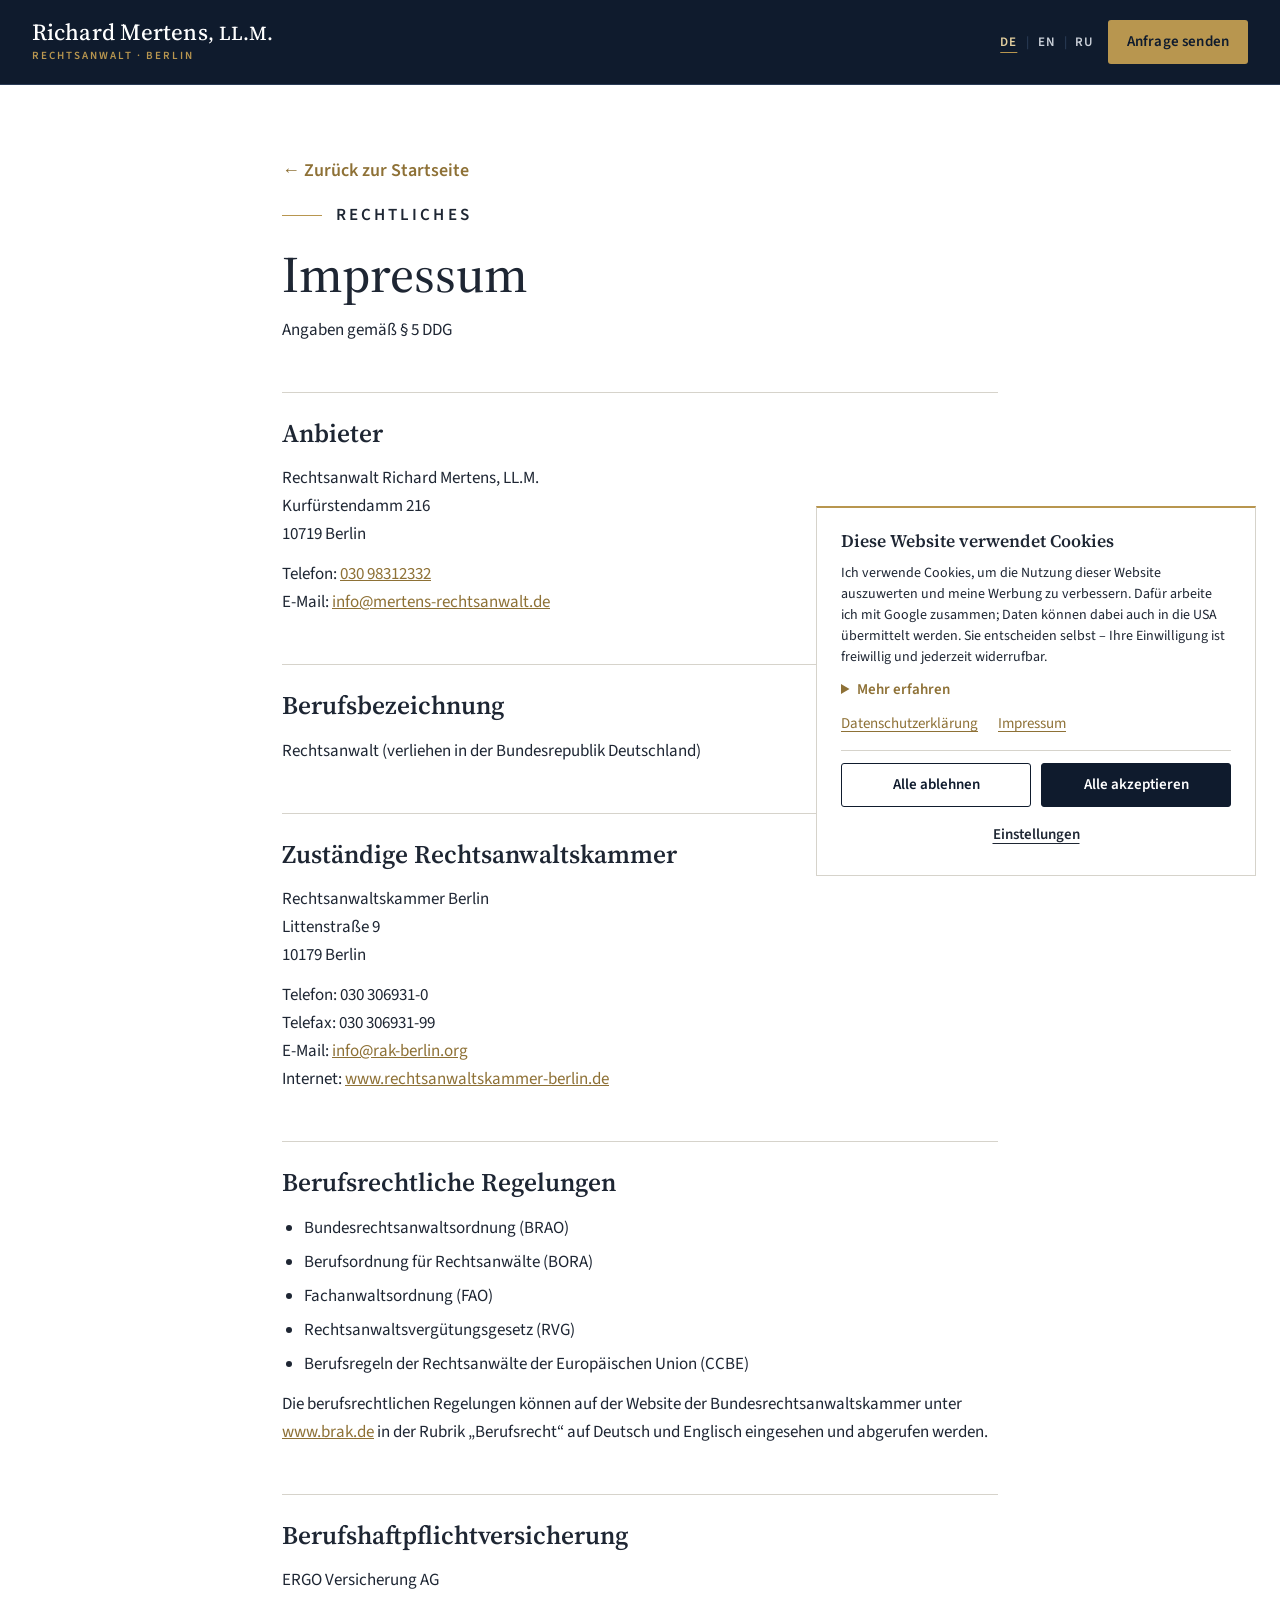
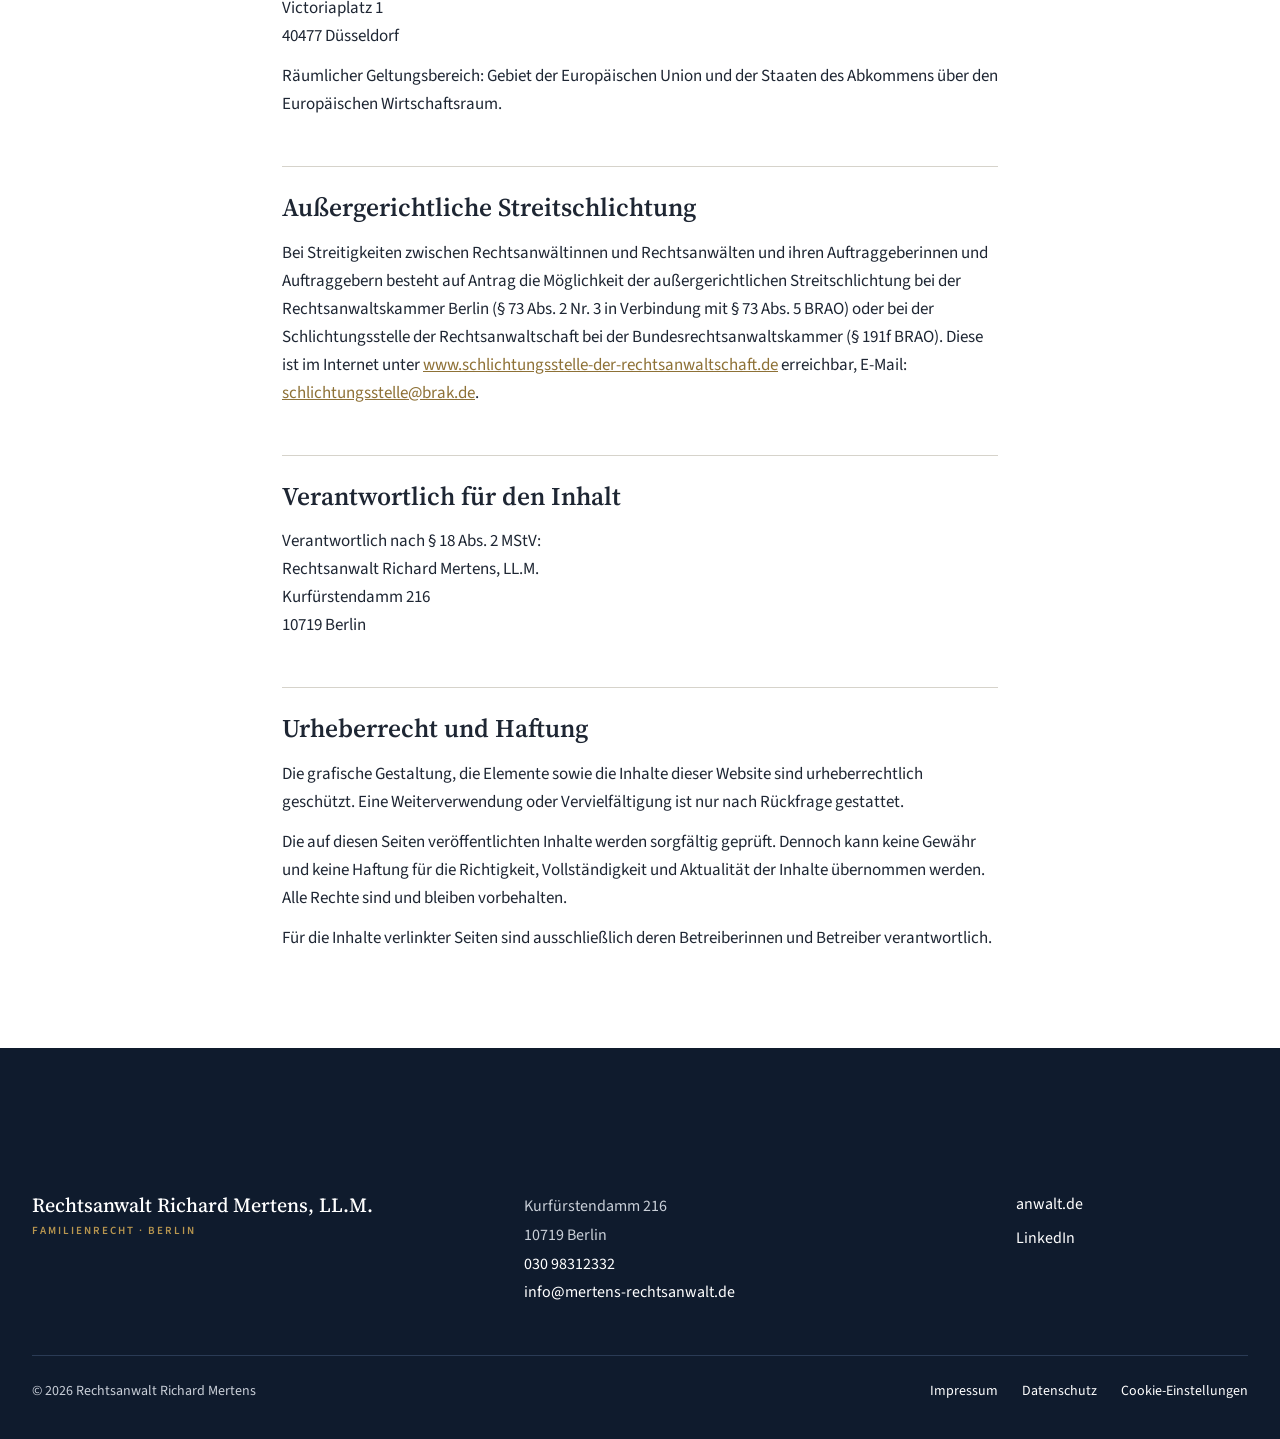
<file: impressum.html>
<!doctype html>
<html lang="de">
<head>
  <meta charset="utf-8">
  <meta name="viewport" content="width=device-width, initial-scale=1">
  <!-- Google Tag Manager (GTM-P35MM9F5) mit Consent Mode v2 – so früh wie möglich; GTM lädt erst nach Einwilligung -->
  <script src="consent.js?v=7"></script>
  <title>Impressum | Rechtsanwalt Richard Mertens, LL.M.</title>
  <meta name="description" content="Impressum von Rechtsanwalt Richard Mertens, LL.M., Kurfürstendamm 216 in Berlin: Anbieterangaben, Rechtsanwaltskammer, Berufsrecht und Berufshaftpflicht.">
  <meta name="robots" content="noindex, follow">
  <meta name="theme-color" content="#0F1B2D">
  <link rel="icon" href="favicon.ico" sizes="any">
  <link rel="icon" type="image/png" sizes="32x32" href="assets/img/favicon-32.png">
  <link rel="icon" type="image/png" sizes="192x192" href="assets/img/favicon-192.png">
  <link rel="apple-touch-icon" href="assets/img/apple-touch-icon.png">
  <link rel="canonical" href="https://mertens-rechtsanwalt.de/impressum.html">
  <link rel="alternate" hreflang="de" href="https://mertens-rechtsanwalt.de/impressum.html">
  <link rel="alternate" hreflang="en" href="https://mertens-rechtsanwalt.de/en/legal-notice.html">
  <link rel="alternate" hreflang="ru" href="https://mertens-rechtsanwalt.de/ru/legal-notice.html">
  <link rel="alternate" hreflang="x-default" href="https://mertens-rechtsanwalt.de/impressum.html">
  <link rel="stylesheet" href="style.css?v=28">
</head>
<body>

  <a class="skip-link" href="#main">Zum Inhalt springen</a>

  <header class="site-nav">
    <nav class="container site-nav__inner" aria-label="Hauptnavigation">
      <a class="brand" href="./" aria-label="Richard Mertens, LL.M., Rechtsanwalt in Berlin – zur Startseite">
        <span class="brand__name">Richard Mertens<span class="brand__degree">, LL.M.</span></span>
        <span class="brand__sub">Rechtsanwalt · Berlin</span>
      </a>
      <div class="site-nav__actions">
        <div class="lang-switch" role="navigation" aria-label="Sprache wählen / Choose language / Выбор языка"><a href="impressum.html" lang="de" hreflang="de" aria-current="true" aria-label="Deutsch">DE</a><span class="lang-switch__sep" aria-hidden="true">|</span><a href="en/legal-notice.html" lang="en" hreflang="en" aria-label="English">EN</a><span class="lang-switch__sep" aria-hidden="true">|</span><a href="ru/legal-notice.html" lang="ru" hreflang="ru" aria-label="Русский">RU</a></div>
        <a class="btn btn--primary btn--sm nav-cta--optional" href="./#anfrage"><span>Anfrage<span class="hide-xs"> senden</span></span></a>
      </div>
    </nav>
  </header>

  <main id="main" class="legal">
    <div class="container legal__inner">

      <a class="text-link legal__back" href="./">← Zurück zur Startseite</a>
      <p class="eyebrow eyebrow--dark">Rechtliches</p>
      <h1>Impressum</h1>
      <p class="legal__meta">Angaben gemäß § 5 DDG</p>

      <h2>Anbieter</h2>
      <p>Rechtsanwalt Richard Mertens, LL.M.<br>
        Kurfürstendamm 216<br>
        10719 Berlin</p>
      <p>Telefon: <a href="tel:+493098312332">030 98312332</a><br>
        E-Mail: <a href="mailto:info@mertens-rechtsanwalt.de">info@mertens-rechtsanwalt.de</a></p>

      <h2>Berufsbezeichnung</h2>
      <p>Rechtsanwalt (verliehen in der Bundesrepublik Deutschland)</p>

      <h2>Zuständige Rechtsanwaltskammer</h2>
      <p>Rechtsanwaltskammer Berlin<br>
        Littenstraße 9<br>
        10179 Berlin</p>
      <p>Telefon: 030 306931-0<br>
        Telefax: 030 306931-99<br>
        E-Mail: <a href="mailto:info@rak-berlin.org">info@rak-berlin.org</a><br>
        Internet: <a href="https://www.rechtsanwaltskammer-berlin.de" target="_blank" rel="noopener">www.rechtsanwaltskammer-berlin.de</a></p>

      <h2>Berufsrechtliche Regelungen</h2>
      <ul>
        <li>Bundesrechtsanwaltsordnung (BRAO)</li>
        <li>Berufsordnung für Rechtsanwälte (BORA)</li>
        <li>Fachanwaltsordnung (FAO)</li>
        <li>Rechtsanwaltsvergütungsgesetz (RVG)</li>
        <li>Berufsregeln der Rechtsanwälte der Europäischen Union (CCBE)</li>
      </ul>
      <p>Die berufsrechtlichen Regelungen können auf der Website der Bundesrechtsanwaltskammer unter <a href="https://www.brak.de" target="_blank" rel="noopener">www.brak.de</a> in der Rubrik „Berufsrecht“ auf Deutsch und Englisch eingesehen und abgerufen werden.</p>

      <h2>Berufshaftpflichtversicherung</h2>
      <p>ERGO Versicherung AG<br>
        Victoriaplatz 1<br>
        40477 Düsseldorf</p>
      <p>Räumlicher Geltungsbereich: Gebiet der Europäischen Union und der Staaten des Abkommens über den Europäischen Wirtschaftsraum.</p>

      <h2>Außergerichtliche Streitschlichtung</h2>
      <p>Bei Streitigkeiten zwischen Rechtsanwältinnen und Rechtsanwälten und ihren Auftraggeberinnen und Auftraggebern besteht auf Antrag die Möglichkeit der außergerichtlichen Streitschlichtung bei der Rechtsanwaltskammer Berlin (§ 73 Abs. 2 Nr. 3 in Verbindung mit § 73 Abs. 5 BRAO) oder bei der Schlichtungsstelle der Rechtsanwaltschaft bei der Bundesrechtsanwaltskammer (§ 191f BRAO). Diese ist im Internet unter <a href="https://www.schlichtungsstelle-der-rechtsanwaltschaft.de" target="_blank" rel="noopener">www.schlichtungsstelle-der-rechtsanwaltschaft.de</a> erreichbar, E-Mail: <a href="mailto:schlichtungsstelle@brak.de">schlichtungsstelle@brak.de</a>.</p>

      <h2>Verantwortlich für den Inhalt</h2>
      <p>Verantwortlich nach § 18 Abs. 2 MStV:<br>
        Rechtsanwalt Richard Mertens, LL.M.<br>
        Kurfürstendamm 216<br>
        10719 Berlin</p>

      <h2>Urheberrecht und Haftung</h2>
      <p>Die grafische Gestaltung, die Elemente sowie die Inhalte dieser Website sind urheberrechtlich geschützt. Eine Weiterverwendung oder Vervielfältigung ist nur nach Rückfrage gestattet.</p>
      <p>Die auf diesen Seiten veröffentlichten Inhalte werden sorgfältig geprüft. Dennoch kann keine Gewähr und keine Haftung für die Richtigkeit, Vollständigkeit und Aktualität der Inhalte übernommen werden. Alle Rechte sind und bleiben vorbehalten.</p>
      <p>Für die Inhalte verlinkter Seiten sind ausschließlich deren Betreiberinnen und Betreiber verantwortlich.</p>

    </div>
  </main>

  <footer class="site-footer">
    <div class="container">
      <div class="site-footer__grid">
        <div>
          <p class="site-footer__name">Rechtsanwalt Richard Mertens, LL.M.</p>
          <p class="site-footer__sub">Familienrecht · Berlin</p>
        </div>
        <address class="site-footer__contact">
          Kurfürstendamm 216<br>10719 Berlin<br>
          <a href="tel:+493098312332">030 98312332</a><br>
          <a href="mailto:info@mertens-rechtsanwalt.de">info@mertens-rechtsanwalt.de</a>
        </address>
        <ul class="site-footer__links">
          <li><a href="https://www.anwalt.de/richard-mertens" target="_blank" rel="noopener">anwalt.de</a></li>
          <li><a href="https://www.linkedin.com/in/richard-mertens-ll-m-89aaa8364/" target="_blank" rel="noopener">LinkedIn</a></li>
        </ul>
      </div>
      <div class="site-footer__bottom">
        <p>© 2026 Rechtsanwalt Richard Mertens</p>
        <ul class="site-footer__legal">
          <li><a href="impressum.html" aria-current="page">Impressum</a></li>
          <li><a href="datenschutz.html">Datenschutz</a></li>
          <li><button type="button" data-cc-open>Cookie-Einstellungen</button></li>
        </ul>
      </div>
    </div>
  </footer>

</body>
</html>
</file>
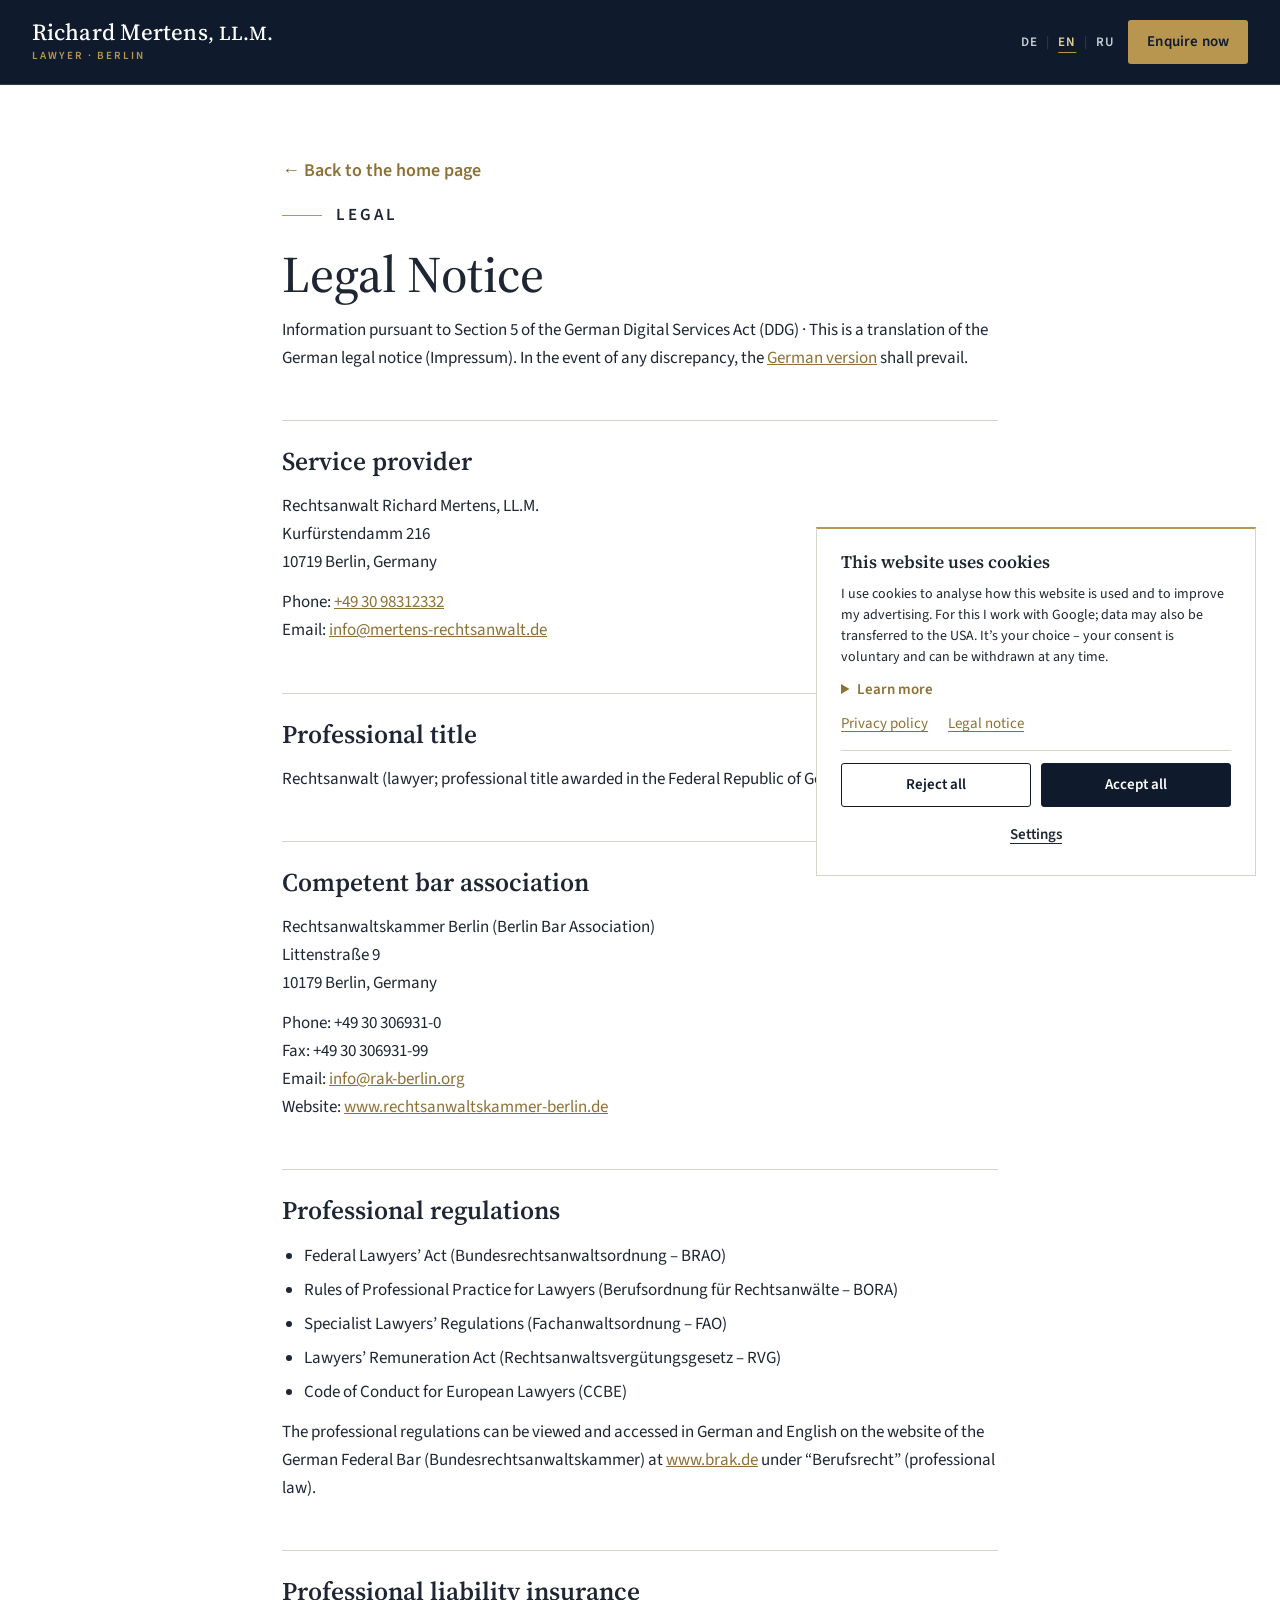
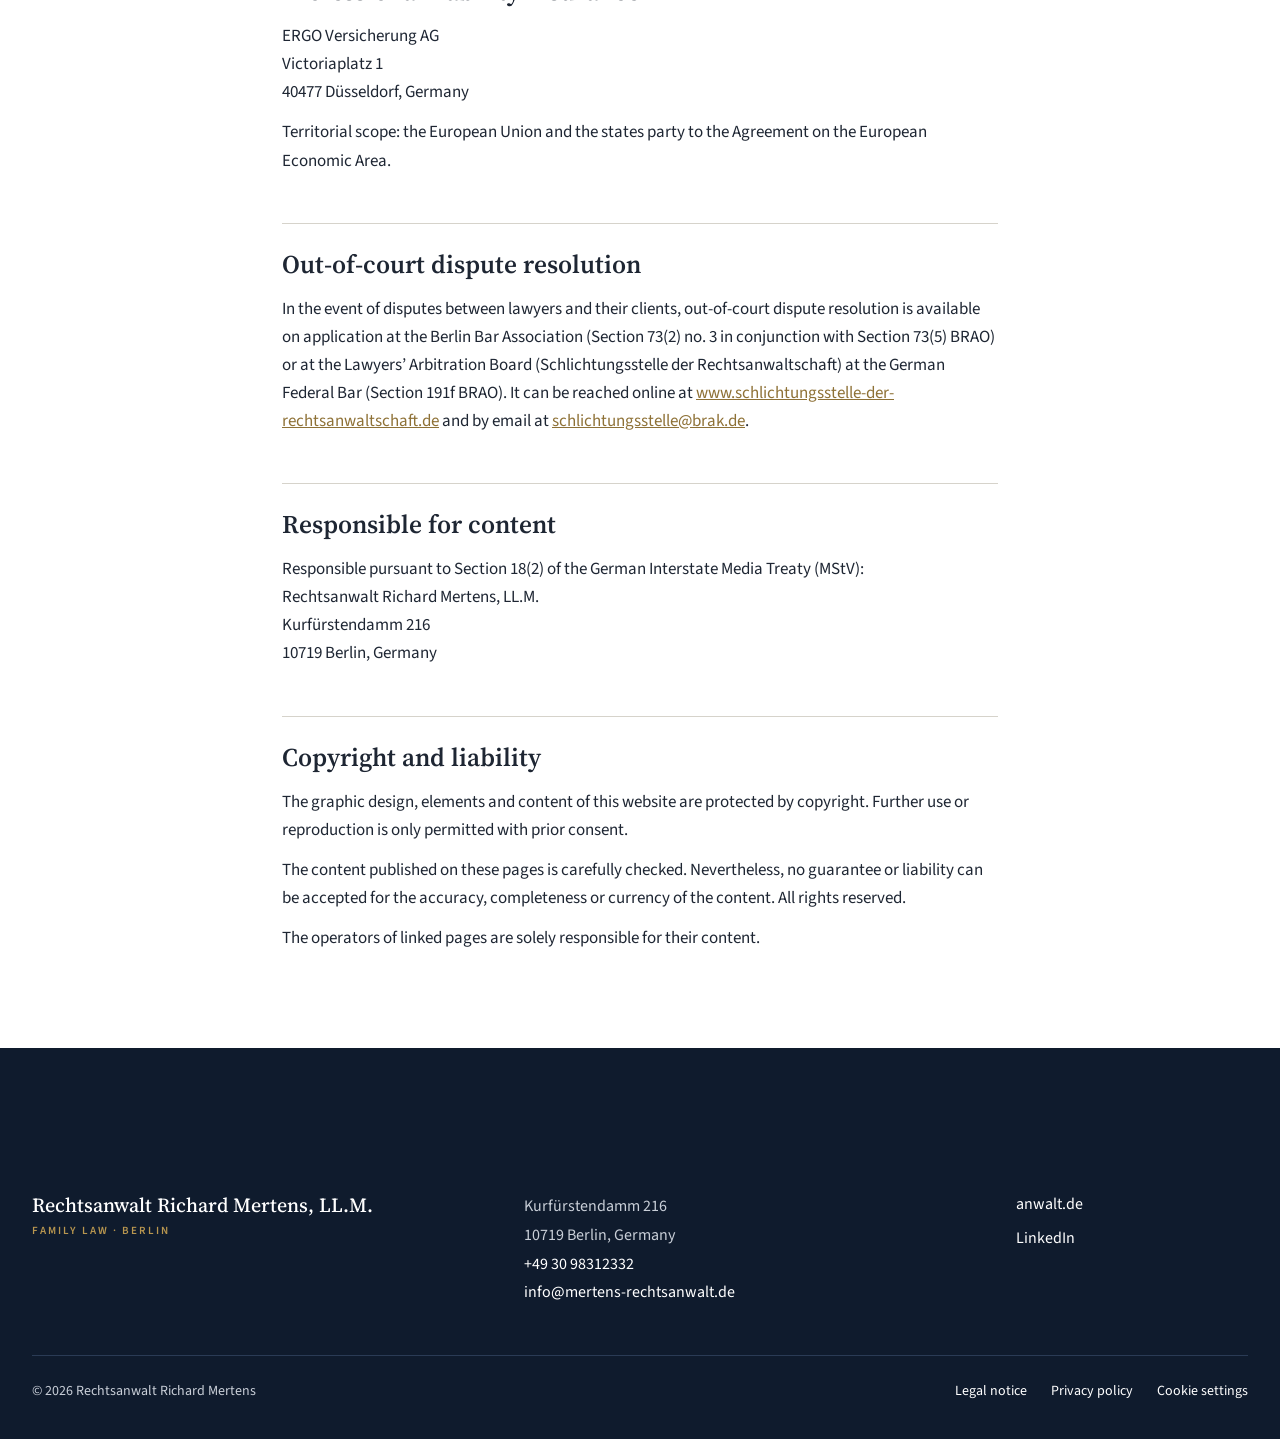
<file: en/legal-notice.html>
<!doctype html>
<html lang="en">
<head>
  <meta charset="utf-8">
  <meta name="viewport" content="width=device-width, initial-scale=1">
  <!-- Google Tag Manager (GTM-P35MM9F5) with Consent Mode v2 – as early as possible; GTM loads only after consent -->
  <script src="../consent.js?v=7"></script>
  <title>Legal notice | Rechtsanwalt Richard Mertens, LL.M.</title>
  <meta name="description" content="Legal notice (Impressum) of Rechtsanwalt Richard Mertens, LL.M., Kurfürstendamm 216, Berlin: provider details, bar association and professional rules.">
  <meta name="robots" content="noindex, follow">
  <meta name="theme-color" content="#0F1B2D">
  <link rel="icon" href="../favicon.ico" sizes="any">
  <link rel="icon" type="image/png" sizes="32x32" href="../assets/img/favicon-32.png">
  <link rel="icon" type="image/png" sizes="192x192" href="../assets/img/favicon-192.png">
  <link rel="apple-touch-icon" href="../assets/img/apple-touch-icon.png">
  <link rel="canonical" href="https://mertens-rechtsanwalt.de/en/legal-notice.html">
  <link rel="alternate" hreflang="de" href="https://mertens-rechtsanwalt.de/impressum.html">
  <link rel="alternate" hreflang="en" href="https://mertens-rechtsanwalt.de/en/legal-notice.html">
  <link rel="alternate" hreflang="ru" href="https://mertens-rechtsanwalt.de/ru/legal-notice.html">
  <link rel="alternate" hreflang="x-default" href="https://mertens-rechtsanwalt.de/impressum.html">
  <link rel="stylesheet" href="../style.css?v=28">
</head>
<body>

  <a class="skip-link" href="#main">Skip to content</a>

  <header class="site-nav">
    <nav class="container site-nav__inner" aria-label="Main navigation">
      <a class="brand" href="./" aria-label="Richard Mertens, LL.M., lawyer in Berlin – to the home page">
        <span class="brand__name">Richard Mertens<span class="brand__degree">, LL.M.</span></span>
        <span class="brand__sub">Lawyer · Berlin</span>
      </a>
      <div class="site-nav__actions">
        <div class="lang-switch" role="navigation" aria-label="Sprache wählen / Choose language / Выбор языка"><a href="../impressum.html" lang="de" hreflang="de" aria-label="Deutsch">DE</a><span class="lang-switch__sep" aria-hidden="true">|</span><a href="legal-notice.html" lang="en" hreflang="en" aria-current="true" aria-label="English">EN</a><span class="lang-switch__sep" aria-hidden="true">|</span><a href="../ru/legal-notice.html" lang="ru" hreflang="ru" aria-label="Русский">RU</a></div>
        <a class="btn btn--primary btn--sm nav-cta--optional" href="./#enquiry"><span>Enquire<span class="hide-xs"> now</span></span></a>
      </div>
    </nav>
  </header>

  <main id="main" class="legal">
    <div class="container legal__inner">

      <a class="text-link legal__back" href="./">← Back to the home page</a>
      <p class="eyebrow eyebrow--dark">Legal</p>
      <h1>Legal Notice</h1>
      <p class="legal__meta">Information pursuant to Section 5 of the German Digital Services Act (DDG) · This is a translation of the German legal notice (Impressum). In the event of any discrepancy, the <a href="../impressum.html" lang="de">German version</a> shall prevail.</p>

      <h2>Service provider</h2>
      <p>Rechtsanwalt Richard Mertens, LL.M.<br>
        Kurfürstendamm 216<br>
        10719 Berlin, Germany</p>
      <p>Phone: <a href="tel:+493098312332">+49 30 98312332</a><br>
        Email: <a href="mailto:info@mertens-rechtsanwalt.de">info@mertens-rechtsanwalt.de</a></p>

      <h2>Professional title</h2>
      <p>Rechtsanwalt (lawyer; professional title awarded in the Federal Republic of Germany)</p>

      <h2>Competent bar association</h2>
      <p>Rechtsanwaltskammer Berlin (Berlin Bar Association)<br>
        Littenstraße 9<br>
        10179 Berlin, Germany</p>
      <p>Phone: +49 30 306931-0<br>
        Fax: +49 30 306931-99<br>
        Email: <a href="mailto:info@rak-berlin.org">info@rak-berlin.org</a><br>
        Website: <a href="https://www.rechtsanwaltskammer-berlin.de" target="_blank" rel="noopener">www.rechtsanwaltskammer-berlin.de</a></p>

      <h2>Professional regulations</h2>
      <ul>
        <li>Federal Lawyers’ Act (Bundesrechtsanwaltsordnung&nbsp;– BRAO)</li>
        <li>Rules of Professional Practice for Lawyers (Berufsordnung für Rechtsanwälte&nbsp;– BORA)</li>
        <li>Specialist Lawyers’ Regulations (Fachanwaltsordnung&nbsp;– FAO)</li>
        <li>Lawyers’ Remuneration Act (Rechtsanwaltsvergütungsgesetz&nbsp;– RVG)</li>
        <li>Code of Conduct for European Lawyers (CCBE)</li>
      </ul>
      <p>The professional regulations can be viewed and accessed in German and English on the website of the German Federal Bar (Bundesrechtsanwaltskammer) at <a href="https://www.brak.de" target="_blank" rel="noopener">www.brak.de</a> under “Berufsrecht” (professional law).</p>

      <h2>Professional liability insurance</h2>
      <p>ERGO Versicherung AG<br>
        Victoriaplatz 1<br>
        40477 Düsseldorf, Germany</p>
      <p>Territorial scope: the European Union and the states party to the Agreement on the European Economic Area.</p>

      <h2>Out-of-court dispute resolution</h2>
      <p>In the event of disputes between lawyers and their clients, out-of-court dispute resolution is available on application at the Berlin Bar Association (Section 73(2) no. 3 in conjunction with Section 73(5) BRAO) or at the Lawyers’ Arbitration Board (Schlichtungsstelle der Rechtsanwaltschaft) at the German Federal Bar (Section 191f BRAO). It can be reached online at <a href="https://www.schlichtungsstelle-der-rechtsanwaltschaft.de" target="_blank" rel="noopener">www.schlichtungsstelle-der-rechtsanwaltschaft.de</a> and by email at <a href="mailto:schlichtungsstelle@brak.de">schlichtungsstelle@brak.de</a>.</p>

      <h2>Responsible for content</h2>
      <p>Responsible pursuant to Section 18(2) of the German Interstate Media Treaty (MStV):<br>
        Rechtsanwalt Richard Mertens, LL.M.<br>
        Kurfürstendamm 216<br>
        10719 Berlin, Germany</p>

      <h2>Copyright and liability</h2>
      <p>The graphic design, elements and content of this website are protected by copyright. Further use or reproduction is only permitted with prior consent.</p>
      <p>The content published on these pages is carefully checked. Nevertheless, no guarantee or liability can be accepted for the accuracy, completeness or currency of the content. All rights reserved.</p>
      <p>The operators of linked pages are solely responsible for their content.</p>

    </div>
  </main>

  <footer class="site-footer">
    <div class="container">
      <div class="site-footer__grid">
        <div>
          <p class="site-footer__name">Rechtsanwalt Richard Mertens, LL.M.</p>
          <p class="site-footer__sub">Family law · Berlin</p>
        </div>
        <address class="site-footer__contact">
          Kurfürstendamm 216<br>10719 Berlin, Germany<br>
          <a href="tel:+493098312332">+49 30 98312332</a><br>
          <a href="mailto:info@mertens-rechtsanwalt.de">info@mertens-rechtsanwalt.de</a>
        </address>
        <ul class="site-footer__links">
          <li><a href="https://www.anwalt.de/richard-mertens" target="_blank" rel="noopener">anwalt.de</a></li>
          <li><a href="https://www.linkedin.com/in/richard-mertens-ll-m-89aaa8364/" target="_blank" rel="noopener">LinkedIn</a></li>
        </ul>
      </div>
      <div class="site-footer__bottom">
        <p>© 2026 Rechtsanwalt Richard Mertens</p>
        <ul class="site-footer__legal">
          <li><a href="legal-notice.html" aria-current="page">Legal notice</a></li>
          <li><a href="privacy.html">Privacy policy</a></li>
          <li><button type="button" data-cc-open>Cookie settings</button></li>
        </ul>
      </div>
    </div>
  </footer>

</body>
</html>
</file>
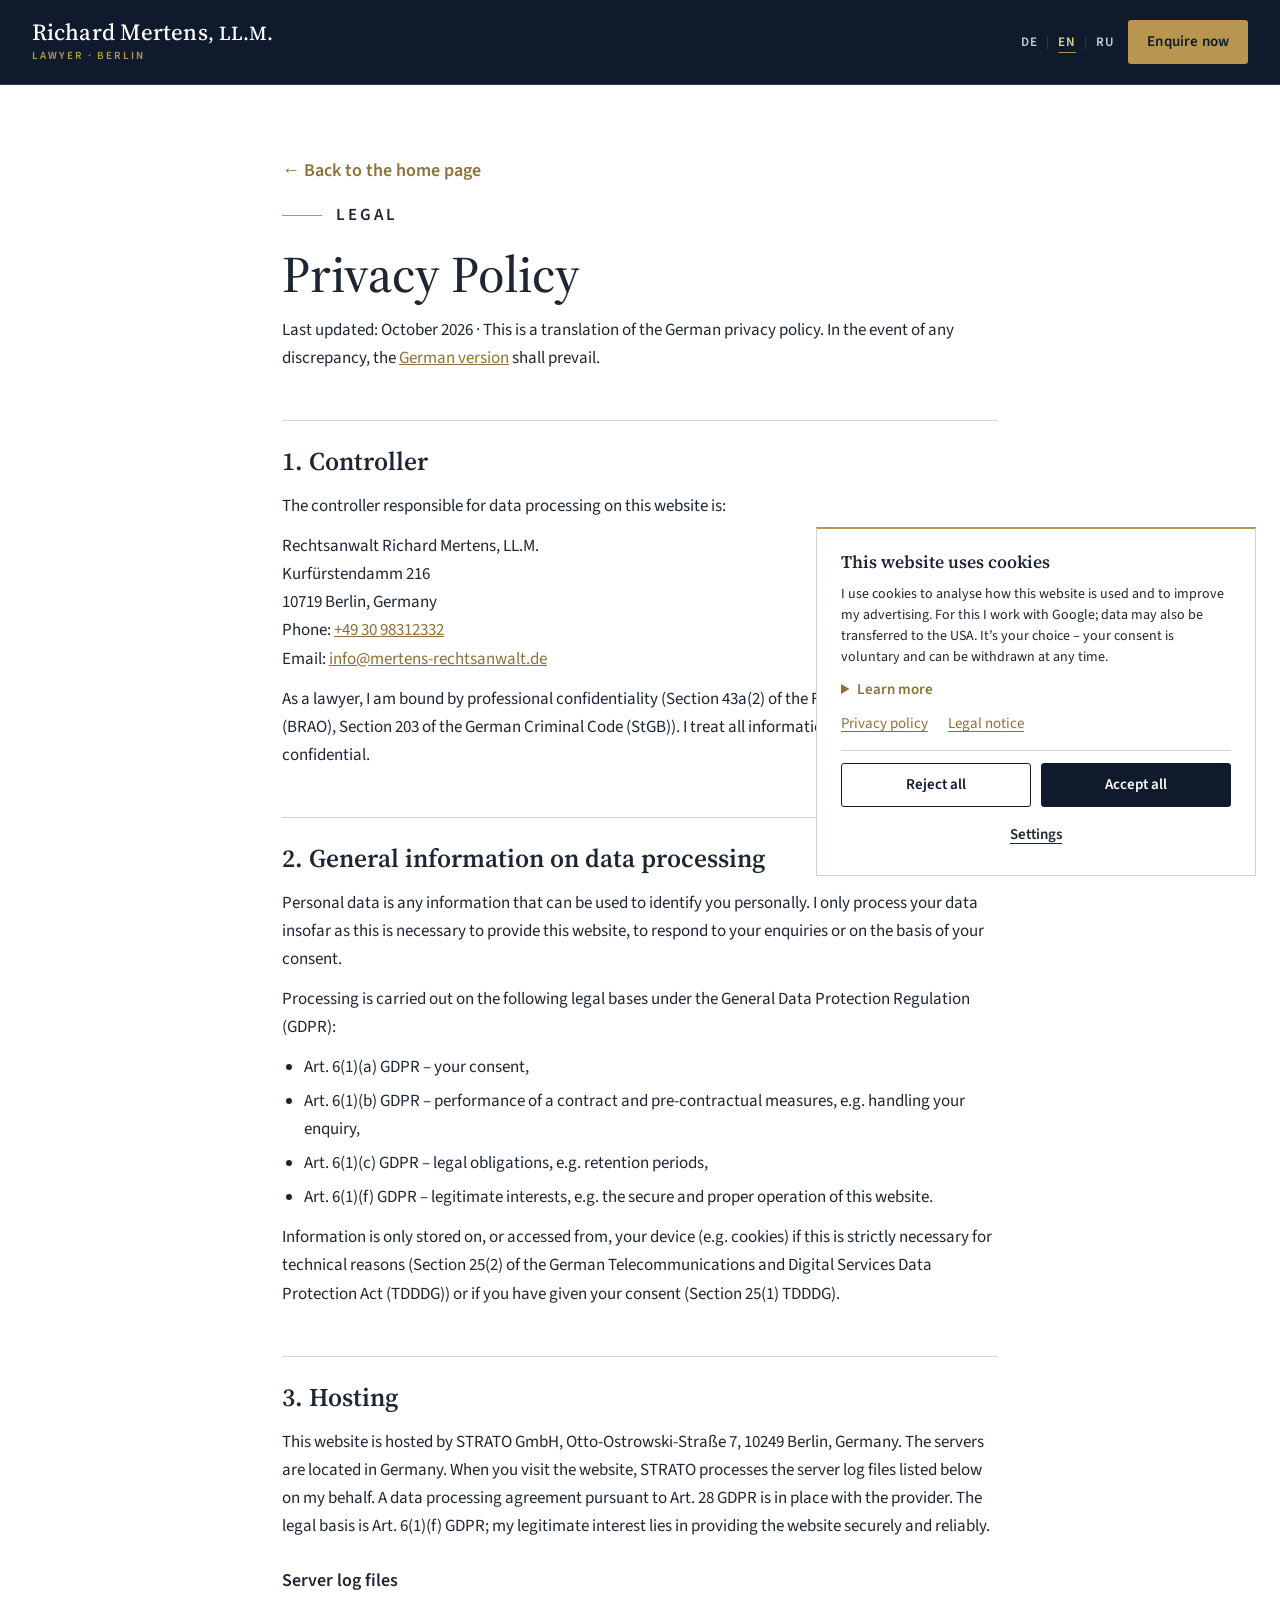
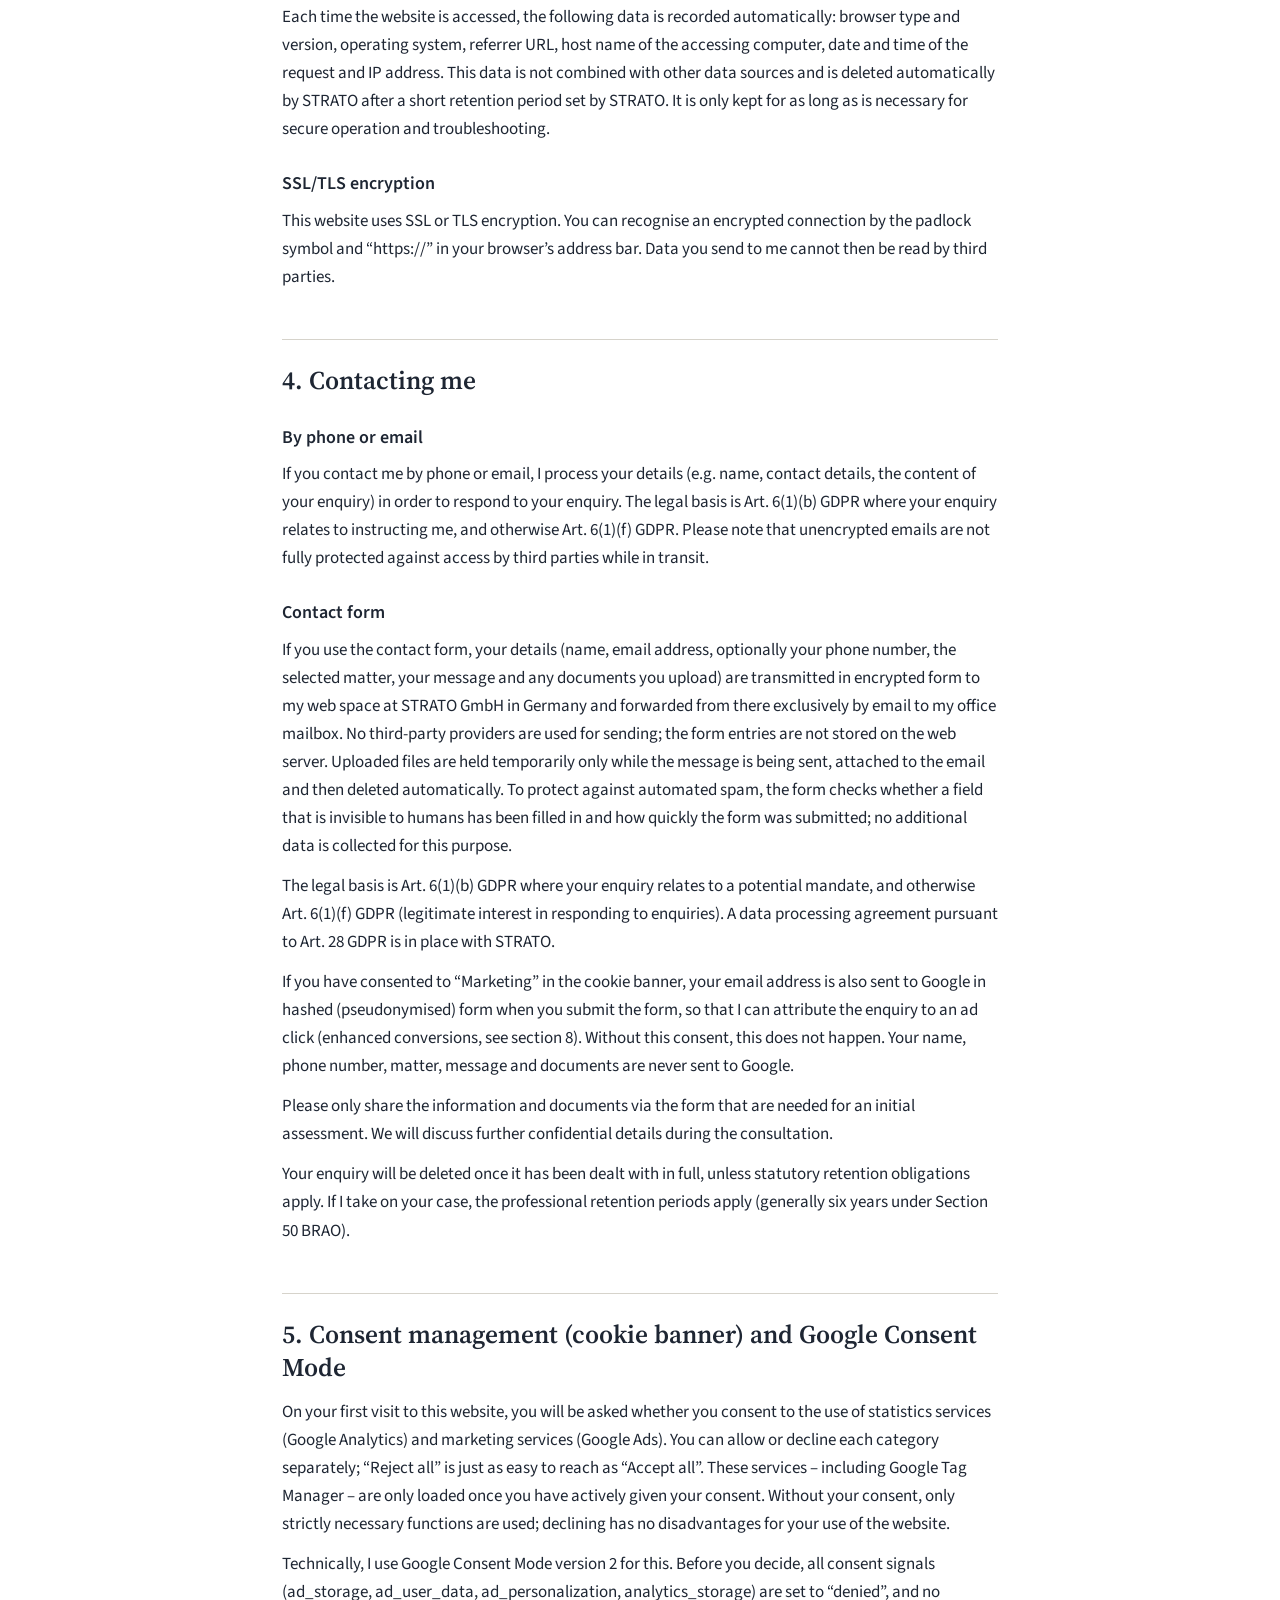
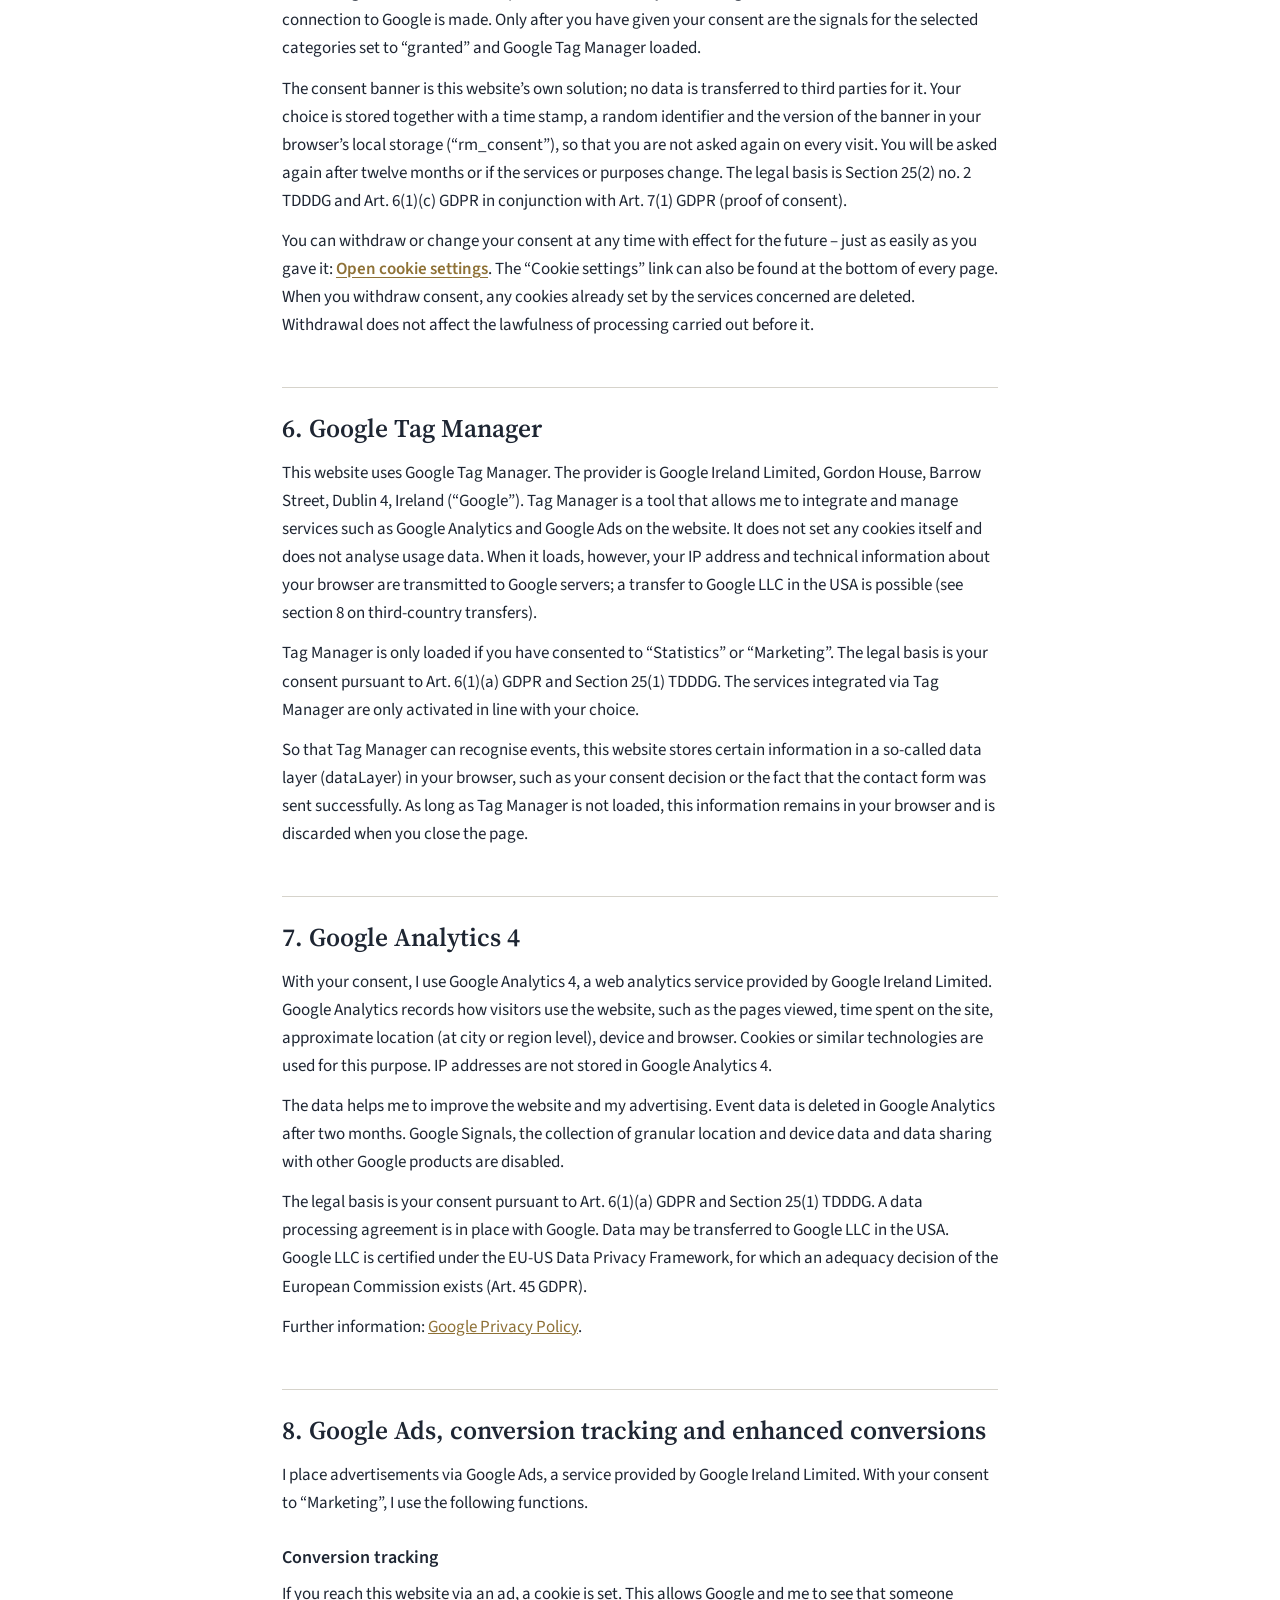
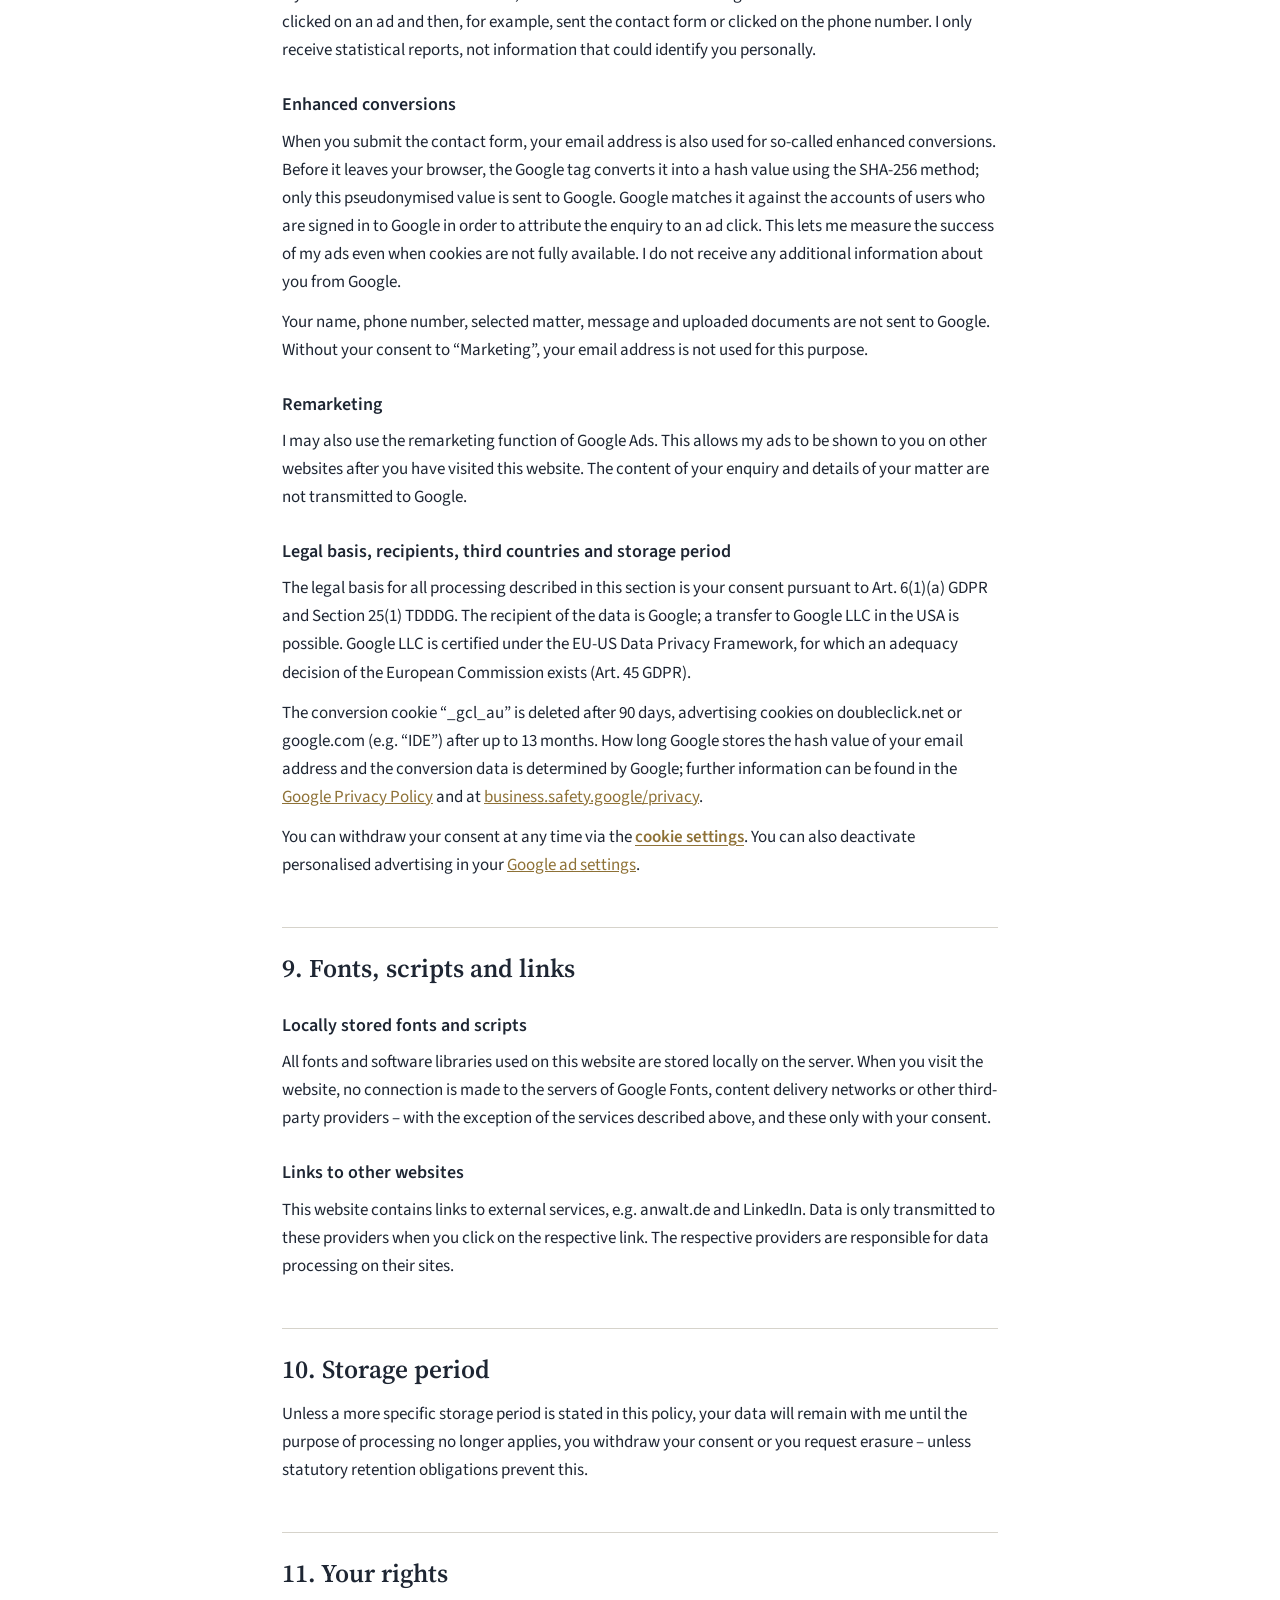
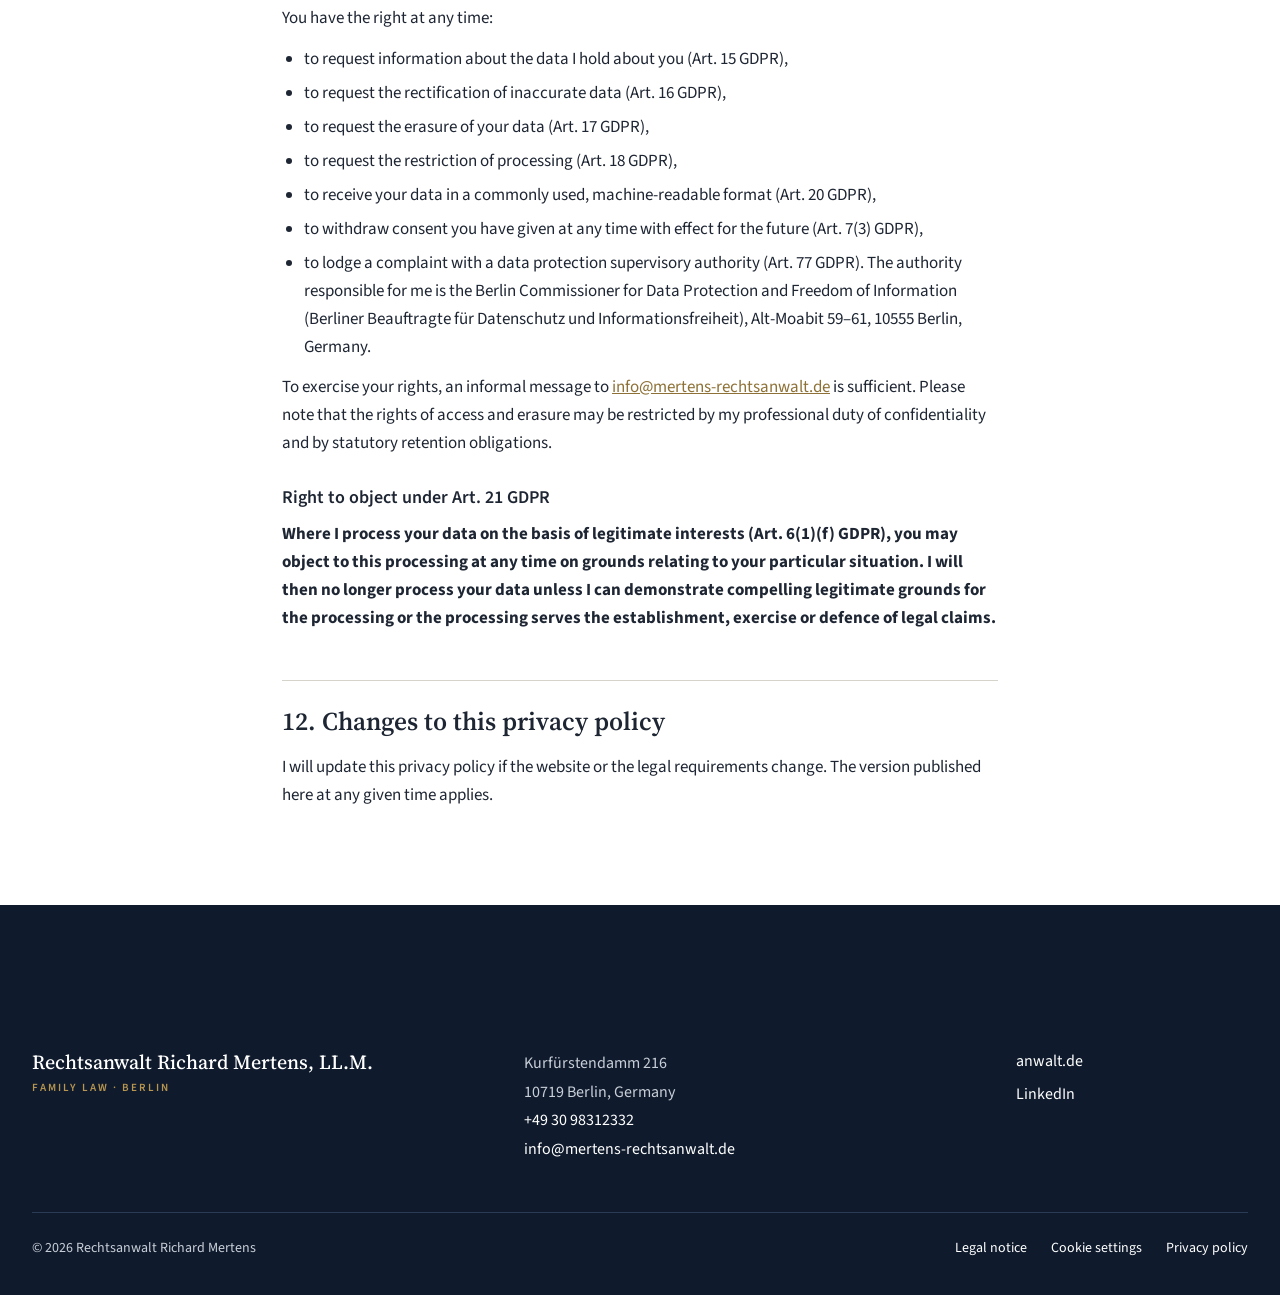
<file: en/privacy.html>
<!doctype html>
<html lang="en">
<head>
  <meta charset="utf-8">
  <meta name="viewport" content="width=device-width, initial-scale=1">
  <!-- Google Tag Manager (GTM-P35MM9F5) with Consent Mode v2 – as early as possible; GTM loads only after consent -->
  <script src="../consent.js?v=7"></script>
  <title>Privacy policy | Rechtsanwalt Richard Mertens, LL.M.</title>
  <meta name="description" content="How personal data is processed on this website: contact form, hosting, cookie consent, Google Tag Manager, Google Analytics and Google Ads.">
  <meta name="robots" content="noindex, follow">
  <meta name="theme-color" content="#0F1B2D">
  <link rel="icon" href="../favicon.ico" sizes="any">
  <link rel="icon" type="image/png" sizes="32x32" href="../assets/img/favicon-32.png">
  <link rel="icon" type="image/png" sizes="192x192" href="../assets/img/favicon-192.png">
  <link rel="apple-touch-icon" href="../assets/img/apple-touch-icon.png">
  <link rel="canonical" href="https://mertens-rechtsanwalt.de/en/privacy.html">
  <link rel="alternate" hreflang="de" href="https://mertens-rechtsanwalt.de/datenschutz.html">
  <link rel="alternate" hreflang="en" href="https://mertens-rechtsanwalt.de/en/privacy.html">
  <link rel="alternate" hreflang="ru" href="https://mertens-rechtsanwalt.de/ru/privacy.html">
  <link rel="alternate" hreflang="x-default" href="https://mertens-rechtsanwalt.de/datenschutz.html">
  <link rel="stylesheet" href="../style.css?v=28">
</head>
<body>

  <a class="skip-link" href="#main">Skip to content</a>

  <header class="site-nav">
    <nav class="container site-nav__inner" aria-label="Main navigation">
      <a class="brand" href="./" aria-label="Richard Mertens, LL.M., lawyer in Berlin – to the home page">
        <span class="brand__name">Richard Mertens<span class="brand__degree">, LL.M.</span></span>
        <span class="brand__sub">Lawyer · Berlin</span>
      </a>
      <div class="site-nav__actions">
        <div class="lang-switch" role="navigation" aria-label="Sprache wählen / Choose language / Выбор языка"><a href="../datenschutz.html" lang="de" hreflang="de" aria-label="Deutsch">DE</a><span class="lang-switch__sep" aria-hidden="true">|</span><a href="privacy.html" lang="en" hreflang="en" aria-current="true" aria-label="English">EN</a><span class="lang-switch__sep" aria-hidden="true">|</span><a href="../ru/privacy.html" lang="ru" hreflang="ru" aria-label="Русский">RU</a></div>
        <a class="btn btn--primary btn--sm nav-cta--optional" href="./#enquiry"><span>Enquire<span class="hide-xs"> now</span></span></a>
      </div>
    </nav>
  </header>

  <main id="main" class="legal">
    <div class="container legal__inner">

      <a class="text-link legal__back" href="./">← Back to the home page</a>
      <p class="eyebrow eyebrow--dark">Legal</p>
      <h1>Privacy Policy</h1>
      <p class="legal__meta">Last updated: October 2026 · This is a translation of the German privacy policy. In the event of any discrepancy, the <a href="../datenschutz.html" lang="de">German version</a> shall prevail.</p>

      <h2>1. Controller</h2>
      <p>The controller responsible for data processing on this website is:</p>
      <p>Rechtsanwalt Richard Mertens, LL.M.<br>
        Kurfürstendamm 216<br>
        10719 Berlin, Germany<br>
        Phone: <a href="tel:+493098312332">+49 30 98312332</a><br>
        Email: <a href="mailto:info@mertens-rechtsanwalt.de">info@mertens-rechtsanwalt.de</a></p>
      <p>As a lawyer, I am bound by professional confidentiality (Section 43a(2) of the Federal Lawyers’ Act (BRAO), Section 203 of the German Criminal Code (StGB)). I treat all information you entrust to me as confidential.</p>

      <h2>2. General information on data processing</h2>
      <p>Personal data is any information that can be used to identify you personally. I only process your data insofar as this is necessary to provide this website, to respond to your enquiries or on the basis of your consent.</p>
      <p>Processing is carried out on the following legal bases under the General Data Protection Regulation (GDPR):</p>
      <ul>
        <li>Art. 6(1)(a) GDPR&nbsp;– your consent,</li>
        <li>Art. 6(1)(b) GDPR&nbsp;– performance of a contract and pre-contractual measures, e.g. handling your enquiry,</li>
        <li>Art. 6(1)(c) GDPR&nbsp;– legal obligations, e.g. retention periods,</li>
        <li>Art. 6(1)(f) GDPR&nbsp;– legitimate interests, e.g. the secure and proper operation of this website.</li>
      </ul>
      <p>Information is only stored on, or accessed from, your device (e.g. cookies) if this is strictly necessary for technical reasons (Section 25(2) of the German Telecommunications and Digital Services Data Protection Act (TDDDG)) or if you have given your consent (Section 25(1) TDDDG).</p>

      <h2>3. Hosting</h2>
      <p>This website is hosted by STRATO GmbH, Otto-Ostrowski-Straße 7, 10249 Berlin, Germany. The servers are located in Germany. When you visit the website, STRATO processes the server log files listed below on my behalf. A data processing agreement pursuant to Art. 28 GDPR is in place with the provider. The legal basis is Art. 6(1)(f) GDPR; my legitimate interest lies in providing the website securely and reliably.</p>

      <h3>Server log files</h3>
      <p>Each time the website is accessed, the following data is recorded automatically: browser type and version, operating system, referrer URL, host name of the accessing computer, date and time of the request and IP address. This data is not combined with other data sources and is deleted automatically by STRATO after a short retention period set by STRATO. It is only kept for as long as is necessary for secure operation and troubleshooting.</p>

      <h3>SSL/TLS encryption</h3>
      <p>This website uses SSL or TLS encryption. You can recognise an encrypted connection by the padlock symbol and “https://” in your browser’s address bar. Data you send to me cannot then be read by third parties.</p>

      <h2>4. Contacting me</h2>
      <h3>By phone or email</h3>
      <p>If you contact me by phone or email, I process your details (e.g. name, contact details, the content of your enquiry) in order to respond to your enquiry. The legal basis is Art. 6(1)(b) GDPR where your enquiry relates to instructing me, and otherwise Art. 6(1)(f) GDPR. Please note that unencrypted emails are not fully protected against access by third parties while in transit.</p>

      <h3>Contact form</h3>
      <p>If you use the contact form, your details (name, email address, optionally your phone number, the selected matter, your message and any documents you upload) are transmitted in encrypted form to my web space at STRATO GmbH in Germany and forwarded from there exclusively by email to my office mailbox. No third-party providers are used for sending; the form entries are not stored on the web server. Uploaded files are held temporarily only while the message is being sent, attached to the email and then deleted automatically. To protect against automated spam, the form checks whether a field that is invisible to humans has been filled in and how quickly the form was submitted; no additional data is collected for this purpose.</p>
      <p>The legal basis is Art. 6(1)(b) GDPR where your enquiry relates to a potential mandate, and otherwise Art. 6(1)(f) GDPR (legitimate interest in responding to enquiries). A data processing agreement pursuant to Art. 28 GDPR is in place with STRATO.</p>
      <p>If you have consented to “Marketing” in the cookie banner, your email address is also sent to Google in hashed (pseudonymised) form when you submit the form, so that I can attribute the enquiry to an ad click (enhanced conversions, see section 8). Without this consent, this does not happen. Your name, phone number, matter, message and documents are never sent to Google.</p>
      <p>Please only share the information and documents via the form that are needed for an initial assessment. We will discuss further confidential details during the consultation.</p>
      <p>Your enquiry will be deleted once it has been dealt with in full, unless statutory retention obligations apply. If I take on your case, the professional retention periods apply (generally six years under Section 50 BRAO).</p>

      <h2>5. Consent management (cookie banner) and Google Consent Mode</h2>
      <p>On your first visit to this website, you will be asked whether you consent to the use of statistics services (Google Analytics) and marketing services (Google Ads). You can allow or decline each category separately; “Reject all” is just as easy to reach as “Accept all”. These services&nbsp;– including Google Tag Manager&nbsp;– are only loaded once you have actively given your consent. Without your consent, only strictly necessary functions are used; declining has no disadvantages for your use of the website.</p>
      <p>Technically, I use Google Consent Mode version 2 for this. Before you decide, all consent signals (ad_storage, ad_user_data, ad_personalization, analytics_storage) are set to “denied”, and no connection to Google is made. Only after you have given your consent are the signals for the selected categories set to “granted” and Google Tag Manager loaded.</p>
      <p>The consent banner is this website’s own solution; no data is transferred to third parties for it. Your choice is stored together with a time stamp, a random identifier and the version of the banner in your browser’s local storage (“rm_consent”), so that you are not asked again on every visit. You will be asked again after twelve months or if the services or purposes change. The legal basis is Section 25(2) no. 2 TDDDG and Art. 6(1)(c) GDPR in conjunction with Art. 7(1) GDPR (proof of consent).</p>
      <p>You can withdraw or change your consent at any time with effect for the future&nbsp;– just as easily as you gave it: <button type="button" class="text-link" data-cc-open>Open cookie settings</button>. The “Cookie settings” link can also be found at the bottom of every page. When you withdraw consent, any cookies already set by the services concerned are deleted. Withdrawal does not affect the lawfulness of processing carried out before it.</p>

      <h2>6. Google Tag Manager</h2>
      <p>This website uses Google Tag Manager. The provider is Google Ireland Limited, Gordon House, Barrow Street, Dublin 4, Ireland (“Google”). Tag Manager is a tool that allows me to integrate and manage services such as Google Analytics and Google Ads on the website. It does not set any cookies itself and does not analyse usage data. When it loads, however, your IP address and technical information about your browser are transmitted to Google servers; a transfer to Google LLC in the USA is possible (see section 8 on third-country transfers).</p>
      <p>Tag Manager is only loaded if you have consented to “Statistics” or “Marketing”. The legal basis is your consent pursuant to Art. 6(1)(a) GDPR and Section 25(1) TDDDG. The services integrated via Tag Manager are only activated in line with your choice.</p>
      <p>So that Tag Manager can recognise events, this website stores certain information in a so-called data layer (dataLayer) in your browser, such as your consent decision or the fact that the contact form was sent successfully. As long as Tag Manager is not loaded, this information remains in your browser and is discarded when you close the page.</p>

      <h2>7. Google Analytics 4</h2>
      <p>With your consent, I use Google Analytics 4, a web analytics service provided by Google Ireland Limited. Google Analytics records how visitors use the website, such as the pages viewed, time spent on the site, approximate location (at city or region level), device and browser. Cookies or similar technologies are used for this purpose. IP addresses are not stored in Google Analytics 4.</p>
      <p>The data helps me to improve the website and my advertising. Event data is deleted in Google Analytics after two months. Google Signals, the collection of granular location and device data and data sharing with other Google products are disabled.</p>
      <p>The legal basis is your consent pursuant to Art. 6(1)(a) GDPR and Section 25(1) TDDDG. A data processing agreement is in place with Google. Data may be transferred to Google LLC in the USA. Google LLC is certified under the EU-US Data Privacy Framework, for which an adequacy decision of the European Commission exists (Art. 45 GDPR).</p>
      <p>Further information: <a href="https://policies.google.com/privacy?hl=en" target="_blank" rel="noopener">Google Privacy Policy</a>.</p>

      <h2>8. Google Ads, conversion tracking and enhanced conversions</h2>
      <p>I place advertisements via Google Ads, a service provided by Google Ireland Limited. With your consent to “Marketing”, I use the following functions.</p>
      <h3>Conversion tracking</h3>
      <p>If you reach this website via an ad, a cookie is set. This allows Google and me to see that someone clicked on an ad and then, for example, sent the contact form or clicked on the phone number. I only receive statistical reports, not information that could identify you personally.</p>
      <h3>Enhanced conversions</h3>
      <p>When you submit the contact form, your email address is also used for so-called enhanced conversions. Before it leaves your browser, the Google tag converts it into a hash value using the SHA-256 method; only this pseudonymised value is sent to Google. Google matches it against the accounts of users who are signed in to Google in order to attribute the enquiry to an ad click. This lets me measure the success of my ads even when cookies are not fully available. I do not receive any additional information about you from Google.</p>
      <p>Your name, phone number, selected matter, message and uploaded documents are not sent to Google. Without your consent to “Marketing”, your email address is not used for this purpose.</p>
      <h3>Remarketing</h3>
      <p>I may also use the remarketing function of Google Ads. This allows my ads to be shown to you on other websites after you have visited this website. The content of your enquiry and details of your matter are not transmitted to Google.</p>
      <h3>Legal basis, recipients, third countries and storage period</h3>
      <p>The legal basis for all processing described in this section is your consent pursuant to Art. 6(1)(a) GDPR and Section 25(1) TDDDG. The recipient of the data is Google; a transfer to Google LLC in the USA is possible. Google LLC is certified under the EU-US Data Privacy Framework, for which an adequacy decision of the European Commission exists (Art. 45 GDPR).</p>
      <p>The conversion cookie “_gcl_au” is deleted after 90 days, advertising cookies on doubleclick.net or google.com (e.g. “IDE”) after up to 13 months. How long Google stores the hash value of your email address and the conversion data is determined by Google; further information can be found in the <a href="https://policies.google.com/privacy?hl=en" target="_blank" rel="noopener">Google Privacy Policy</a> and at <a href="https://business.safety.google/privacy/" target="_blank" rel="noopener">business.safety.google/privacy</a>.</p>
      <p>You can withdraw your consent at any time via the <button type="button" class="text-link" data-cc-open>cookie settings</button>. You can also deactivate personalised advertising in your <a href="https://adssettings.google.com/" target="_blank" rel="noopener">Google ad settings</a>.</p>

      <h2>9. Fonts, scripts and links</h2>
      <h3>Locally stored fonts and scripts</h3>
      <p>All fonts and software libraries used on this website are stored locally on the server. When you visit the website, no connection is made to the servers of Google Fonts, content delivery networks or other third-party providers&nbsp;– with the exception of the services described above, and these only with your consent.</p>
      <h3>Links to other websites</h3>
      <p>This website contains links to external services, e.g. anwalt.de and LinkedIn. Data is only transmitted to these providers when you click on the respective link. The respective providers are responsible for data processing on their sites.</p>

      <h2>10. Storage period</h2>
      <p>Unless a more specific storage period is stated in this policy, your data will remain with me until the purpose of processing no longer applies, you withdraw your consent or you request erasure&nbsp;– unless statutory retention obligations prevent this.</p>

      <h2>11. Your rights</h2>
      <p>You have the right at any time:</p>
      <ul>
        <li>to request information about the data I hold about you (Art. 15 GDPR),</li>
        <li>to request the rectification of inaccurate data (Art. 16 GDPR),</li>
        <li>to request the erasure of your data (Art. 17 GDPR),</li>
        <li>to request the restriction of processing (Art. 18 GDPR),</li>
        <li>to receive your data in a commonly used, machine-readable format (Art. 20 GDPR),</li>
        <li>to withdraw consent you have given at any time with effect for the future (Art. 7(3) GDPR),</li>
        <li>to lodge a complaint with a data protection supervisory authority (Art. 77 GDPR). The authority responsible for me is the Berlin Commissioner for Data Protection and Freedom of Information (Berliner Beauftragte für Datenschutz und Informationsfreiheit), Alt-Moabit 59–61, 10555 Berlin, Germany.</li>
      </ul>
      <p>To exercise your rights, an informal message to <a href="mailto:info@mertens-rechtsanwalt.de">info@mertens-rechtsanwalt.de</a> is sufficient. Please note that the rights of access and erasure may be restricted by my professional duty of confidentiality and by statutory retention obligations.</p>

      <h3>Right to object under Art. 21 GDPR</h3>
      <p><strong>Where I process your data on the basis of legitimate interests (Art. 6(1)(f) GDPR), you may object to this processing at any time on grounds relating to your particular situation. I will then no longer process your data unless I can demonstrate compelling legitimate grounds for the processing or the processing serves the establishment, exercise or defence of legal claims.</strong></p>

      <h2>12. Changes to this privacy policy</h2>
      <p>I will update this privacy policy if the website or the legal requirements change. The version published here at any given time applies.</p>

    </div>
  </main>

  <footer class="site-footer">
    <div class="container">
      <div class="site-footer__grid">
        <div>
          <p class="site-footer__name">Rechtsanwalt Richard Mertens, LL.M.</p>
          <p class="site-footer__sub">Family law · Berlin</p>
        </div>
        <address class="site-footer__contact">
          Kurfürstendamm 216<br>10719 Berlin, Germany<br>
          <a href="tel:+493098312332">+49 30 98312332</a><br>
          <a href="mailto:info@mertens-rechtsanwalt.de">info@mertens-rechtsanwalt.de</a>
        </address>
        <ul class="site-footer__links">
          <li><a href="https://www.anwalt.de/richard-mertens" target="_blank" rel="noopener">anwalt.de</a></li>
          <li><a href="https://www.linkedin.com/in/richard-mertens-ll-m-89aaa8364/" target="_blank" rel="noopener">LinkedIn</a></li>
        </ul>
      </div>
      <div class="site-footer__bottom">
        <p>© 2026 Rechtsanwalt Richard Mertens</p>
        <ul class="site-footer__legal">
          <li><a href="legal-notice.html">Legal notice</a></li>
          <li><button type="button" data-cc-open>Cookie settings</button></li>
          <li><a href="privacy.html" aria-current="page">Privacy policy</a></li>
        </ul>
      </div>
    </div>
  </footer>

</body>
</html>
</file>
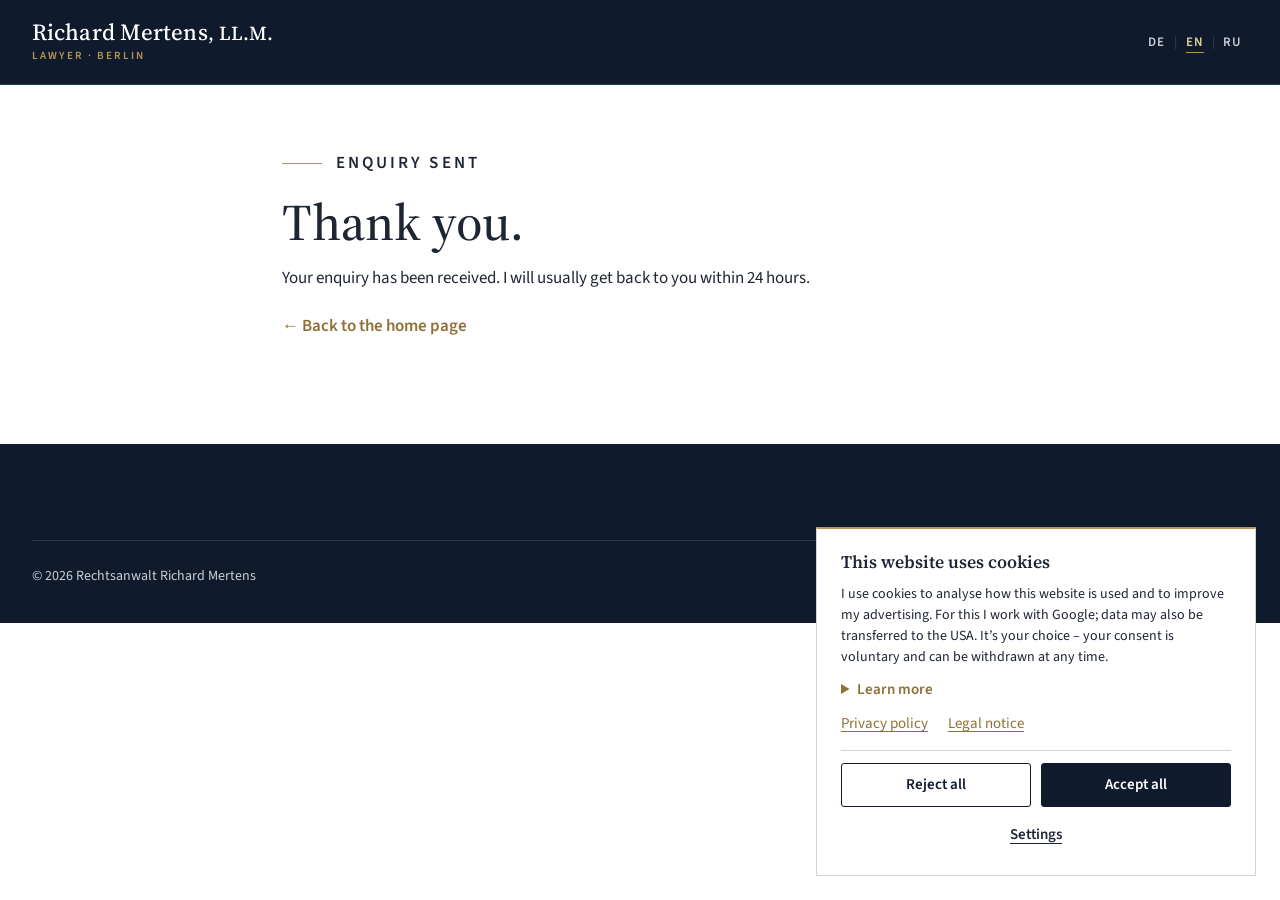
<file: en/thank-you.html>
<!doctype html>
<html lang="en">
<head>
  <meta charset="utf-8">
  <meta name="viewport" content="width=device-width, initial-scale=1">
  <!-- Google Tag Manager (GTM-P35MM9F5) with Consent Mode v2 – as early as possible; GTM loads only after consent -->
  <script src="../consent.js?v=7"></script>
  <title>Thank you for your enquiry | Richard Mertens, LL.M.</title>
  <meta name="description" content="Your enquiry has been received. Richard Mertens will usually get back to you within 24 hours.">
  <meta name="robots" content="noindex, nofollow">
  <meta name="theme-color" content="#0F1B2D">
  <link rel="icon" href="../favicon.ico" sizes="any">
  <link rel="icon" type="image/png" sizes="32x32" href="../assets/img/favicon-32.png">
  <link rel="icon" type="image/png" sizes="192x192" href="../assets/img/favicon-192.png">
  <link rel="apple-touch-icon" href="../assets/img/apple-touch-icon.png">
  <link rel="canonical" href="https://mertens-rechtsanwalt.de/en/thank-you.html">
  <link rel="alternate" hreflang="de" href="https://mertens-rechtsanwalt.de/danke.html">
  <link rel="alternate" hreflang="en" href="https://mertens-rechtsanwalt.de/en/thank-you.html">
  <link rel="alternate" hreflang="ru" href="https://mertens-rechtsanwalt.de/ru/thank-you.html">
  <link rel="alternate" hreflang="x-default" href="https://mertens-rechtsanwalt.de/danke.html">
  <link rel="stylesheet" href="../style.css?v=28">
</head>
<body>
  <!-- Confirmation page for visitors without JavaScript (with JavaScript, the confirmation appears directly in the form) -->
  <header class="site-nav">
    <nav class="container site-nav__inner" aria-label="Main navigation">
      <a class="brand" href="./" aria-label="Richard Mertens, LL.M., lawyer in Berlin – to the home page">
        <span class="brand__name">Richard Mertens<span class="brand__degree">, LL.M.</span></span>
        <span class="brand__sub">Lawyer · Berlin</span>
      </a>
      <div class="site-nav__actions">
        <div class="lang-switch" role="navigation" aria-label="Sprache wählen / Choose language / Выбор языка"><a href="../danke.html" lang="de" hreflang="de" aria-label="Deutsch">DE</a><span class="lang-switch__sep" aria-hidden="true">|</span><a href="thank-you.html" lang="en" hreflang="en" aria-current="true" aria-label="English">EN</a><span class="lang-switch__sep" aria-hidden="true">|</span><a href="../ru/thank-you.html" lang="ru" hreflang="ru" aria-label="Русский">RU</a></div>
      </div>
    </nav>
  </header>

  <main id="main" class="legal">
    <div class="container legal__inner">
      <p class="eyebrow eyebrow--dark">Enquiry sent</p>
      <h1>Thank you.</h1>
      <p>Your enquiry has been received. I will usually get back to you within 24&nbsp;hours.</p>
      <p><a class="text-link" href="./">← Back to the home page</a></p>
    </div>
  </main>

  <footer class="site-footer">
    <div class="container">
      <div class="site-footer__bottom">
        <p>© 2026 Rechtsanwalt Richard Mertens</p>
        <ul class="site-footer__legal">
          <li><a href="legal-notice.html">Legal notice</a></li>
          <li><a href="privacy.html">Privacy policy</a></li>
          <li><button type="button" data-cc-open>Cookie settings</button></li>
        </ul>
      </div>
    </div>
  </footer>
</body>
</html>
</file>
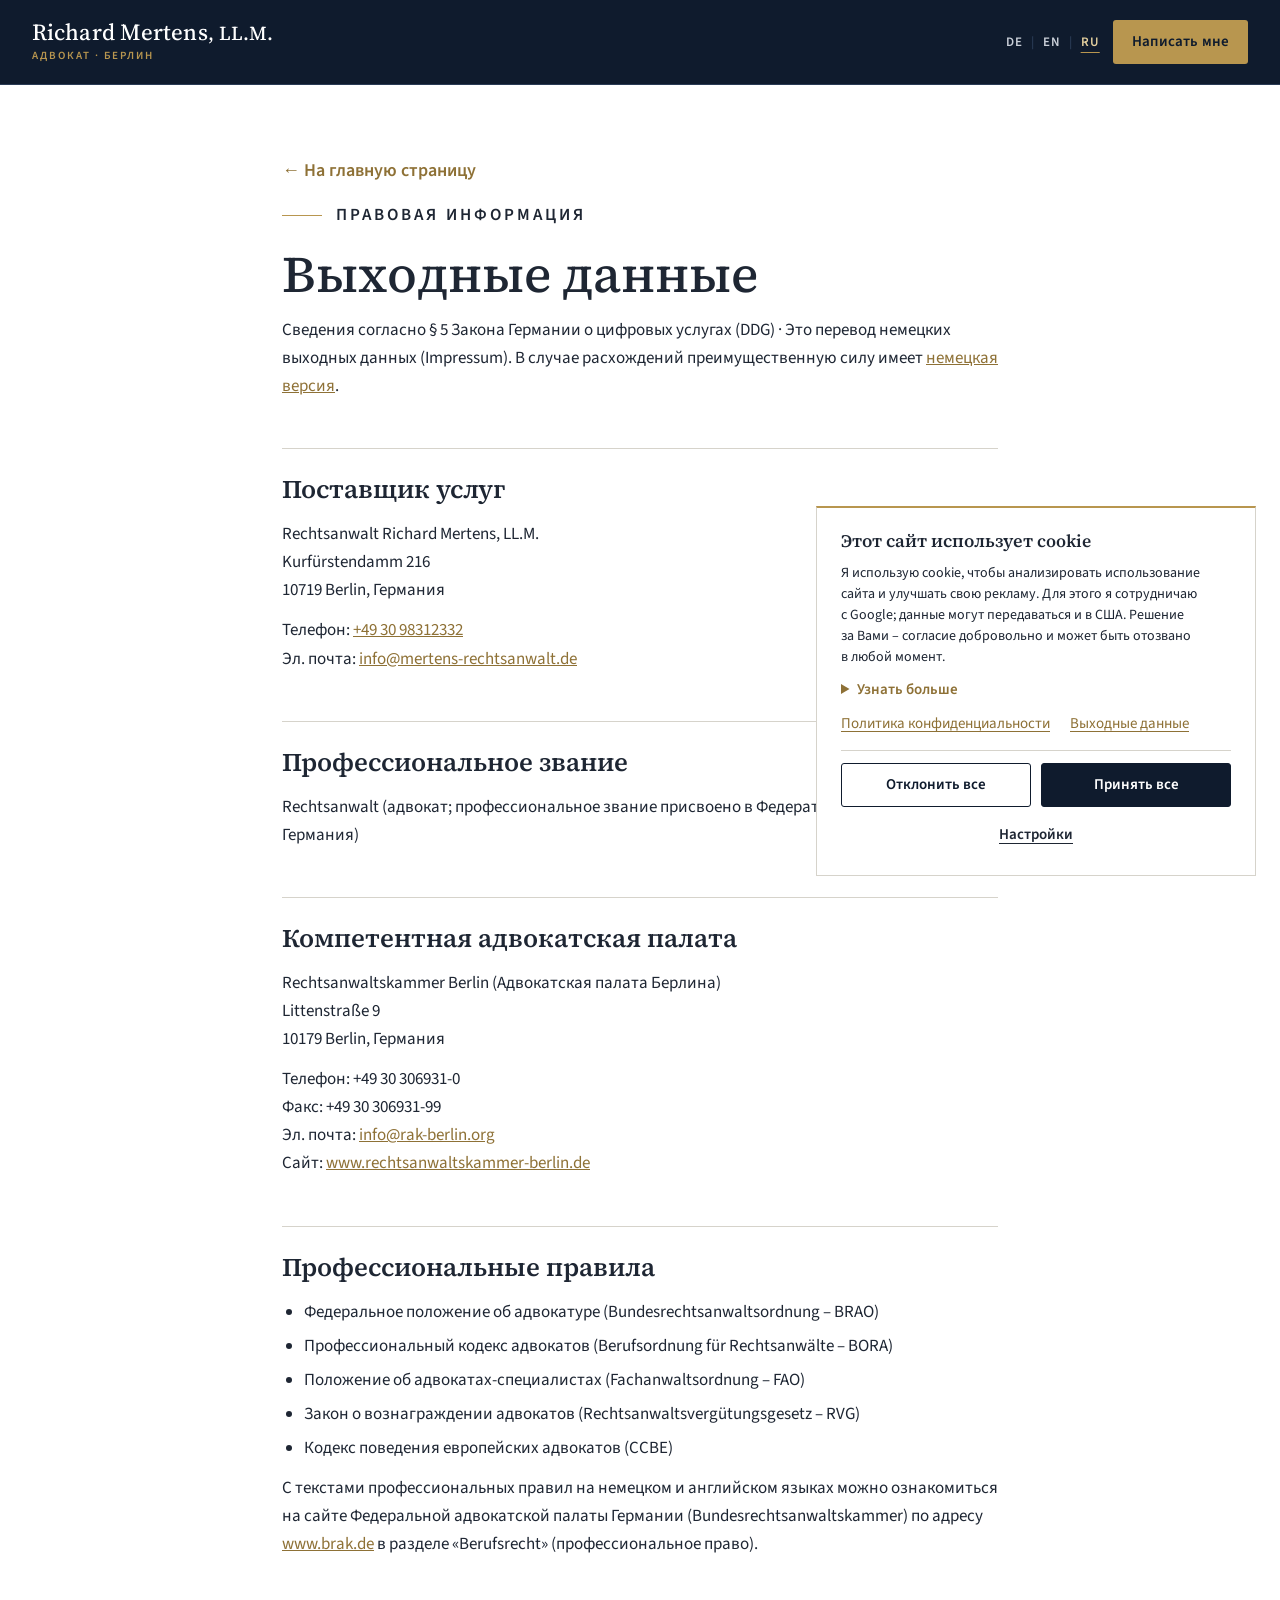
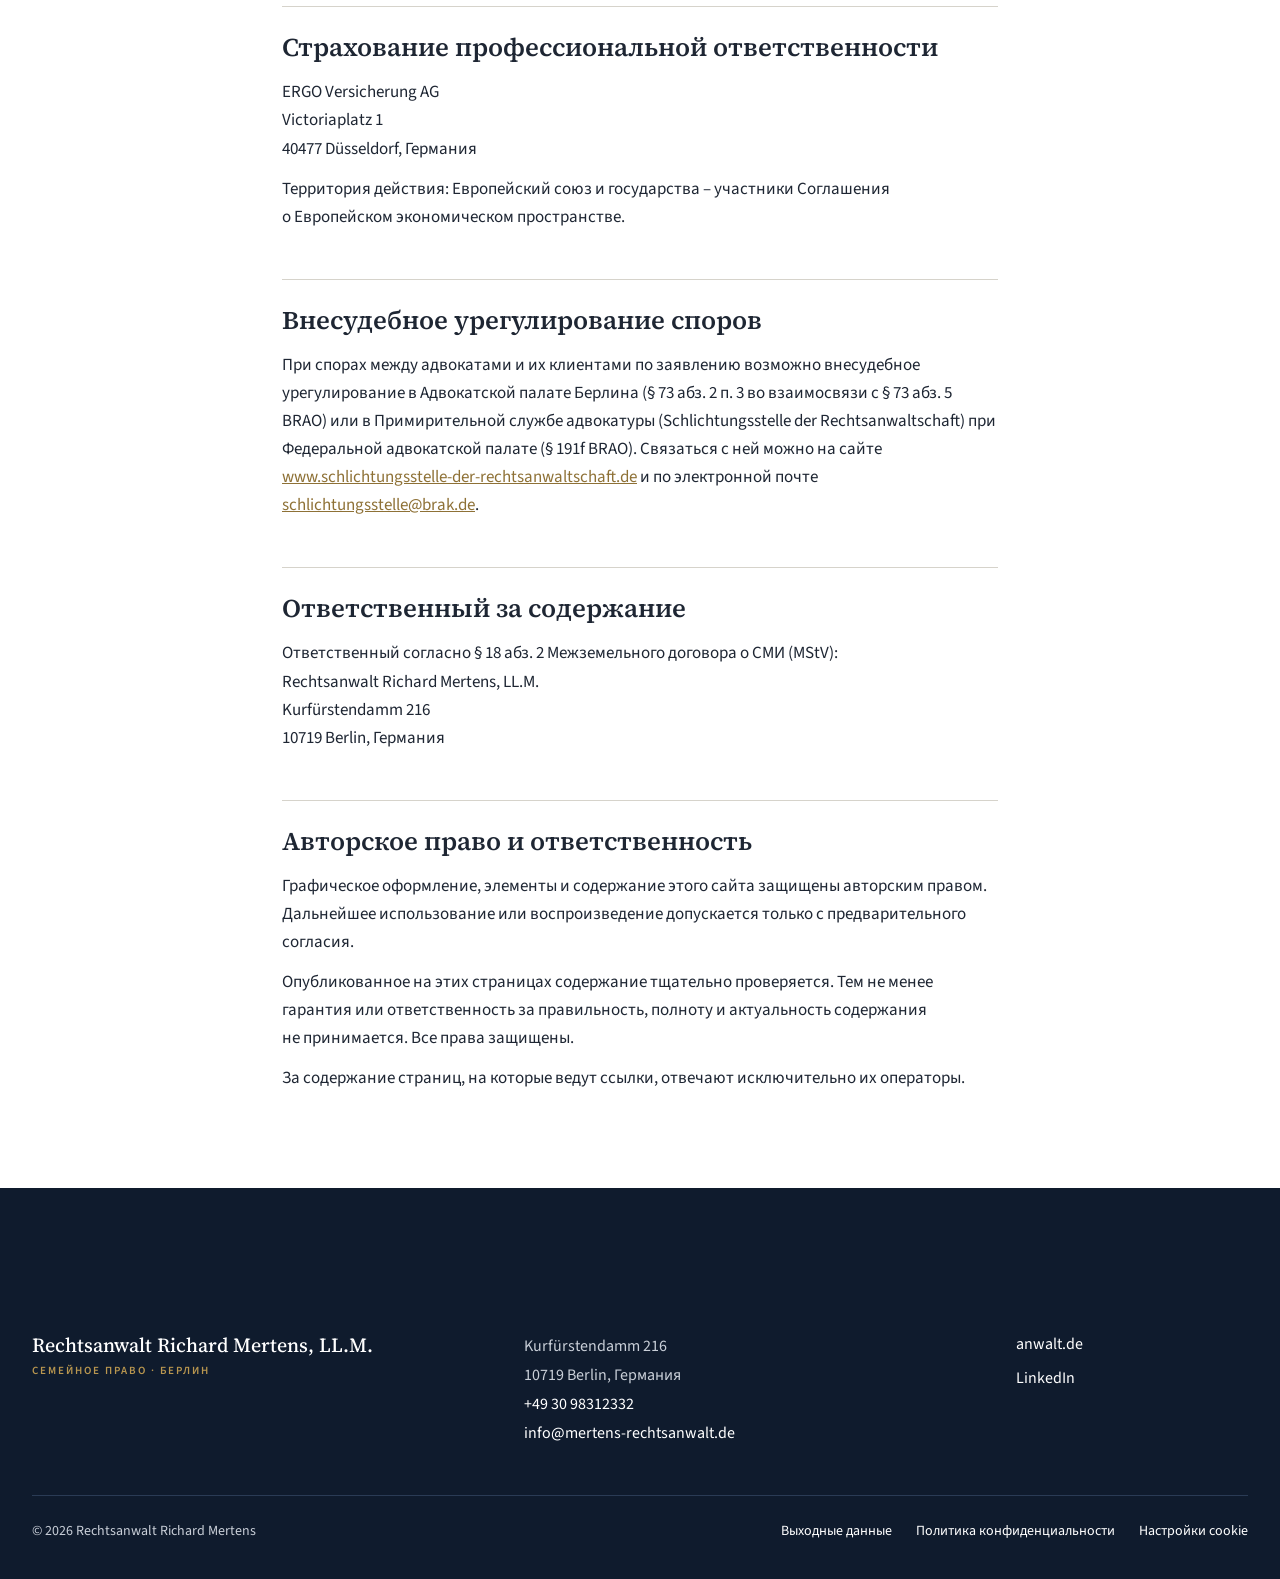
<file: ru/legal-notice.html>
<!doctype html>
<html lang="ru">
<head>
  <meta charset="utf-8">
  <meta name="viewport" content="width=device-width, initial-scale=1">
  <!-- Google Tag Manager (GTM-P35MM9F5) with Consent Mode v2 – as early as possible; GTM loads only after consent -->
  <script src="../consent.js?v=7"></script>
  <title>Выходные данные | Rechtsanwalt Richard Mertens, LL.M.</title>
  <meta name="description" content="Выходные данные (Impressum) адвоката Richard Mertens, LL.M., Kurfürstendamm 216, Берлин: сведения о поставщике услуг, адвокатская палата и профессиональные правила.">
  <meta name="robots" content="noindex, follow">
  <meta name="theme-color" content="#0F1B2D">
  <link rel="icon" href="../favicon.ico" sizes="any">
  <link rel="icon" type="image/png" sizes="32x32" href="../assets/img/favicon-32.png">
  <link rel="icon" type="image/png" sizes="192x192" href="../assets/img/favicon-192.png">
  <link rel="apple-touch-icon" href="../assets/img/apple-touch-icon.png">
  <link rel="canonical" href="https://mertens-rechtsanwalt.de/ru/legal-notice.html">
  <link rel="alternate" hreflang="de" href="https://mertens-rechtsanwalt.de/impressum.html">
  <link rel="alternate" hreflang="en" href="https://mertens-rechtsanwalt.de/en/legal-notice.html">
  <link rel="alternate" hreflang="ru" href="https://mertens-rechtsanwalt.de/ru/legal-notice.html">
  <link rel="alternate" hreflang="x-default" href="https://mertens-rechtsanwalt.de/impressum.html">
  <link rel="stylesheet" href="../style.css?v=28">
</head>
<body>

  <a class="skip-link" href="#main">Перейти к&nbsp;содержанию</a>

  <header class="site-nav">
    <nav class="container site-nav__inner" aria-label="Основная навигация">
      <a class="brand" href="./" aria-label="Richard Mertens, LL.M., адвокат в Берлине – на главную страницу">
        <span class="brand__name">Richard Mertens<span class="brand__degree">, LL.M.</span></span>
        <span class="brand__sub">Адвокат · Берлин</span>
      </a>
      <div class="site-nav__actions">
        <div class="lang-switch" role="navigation" aria-label="Sprache wählen / Choose language / Выбор языка"><a href="../impressum.html" lang="de" hreflang="de" aria-label="Deutsch">DE</a><span class="lang-switch__sep" aria-hidden="true">|</span><a href="../en/legal-notice.html" lang="en" hreflang="en" aria-label="English">EN</a><span class="lang-switch__sep" aria-hidden="true">|</span><a href="legal-notice.html" lang="ru" hreflang="ru" aria-current="true" aria-label="Русский">RU</a></div>
        <a class="btn btn--primary btn--sm nav-cta--optional" href="./#enquiry"><span>Написать<span class="hide-xs"> мне</span></span></a>
      </div>
    </nav>
  </header>

  <main id="main" class="legal">
    <div class="container legal__inner">

      <a class="text-link legal__back" href="./">← На&nbsp;главную страницу</a>
      <p class="eyebrow eyebrow--dark">Правовая информация</p>
      <h1>Выходные данные</h1>
      <p class="legal__meta">Сведения согласно § 5 Закона Германии о&nbsp;цифровых услугах (DDG) · Это перевод немецких выходных данных (Impressum). В&nbsp;случае расхождений преимущественную силу имеет <a href="../impressum.html" lang="de">немецкая версия</a>.</p>

      <h2>Поставщик услуг</h2>
      <p>Rechtsanwalt Richard Mertens, LL.M.<br>
        Kurfürstendamm 216<br>
        10719 Berlin, Германия</p>
      <p>Телефон: <a href="tel:+493098312332">+49 30 98312332</a><br>
        Эл. почта: <a href="mailto:info@mertens-rechtsanwalt.de">info@mertens-rechtsanwalt.de</a></p>

      <h2>Профессиональное звание</h2>
      <p>Rechtsanwalt (адвокат; профессиональное звание присвоено в&nbsp;Федеративной Республике Германия)</p>

      <h2>Компетентная адвокатская палата</h2>
      <p>Rechtsanwaltskammer Berlin (Адвокатская палата Берлина)<br>
        Littenstraße 9<br>
        10179 Berlin, Германия</p>
      <p>Телефон: +49 30 306931-0<br>
        Факс: +49 30 306931-99<br>
        Эл. почта: <a href="mailto:info@rak-berlin.org">info@rak-berlin.org</a><br>
        Сайт: <a href="https://www.rechtsanwaltskammer-berlin.de" target="_blank" rel="noopener">www.rechtsanwaltskammer-berlin.de</a></p>

      <h2>Профессиональные правила</h2>
      <ul>
        <li>Федеральное положение об&nbsp;адвокатуре (Bundesrechtsanwaltsordnung&nbsp;– BRAO)</li>
        <li>Профессиональный кодекс адвокатов (Berufsordnung für Rechtsanwälte&nbsp;– BORA)</li>
        <li>Положение об&nbsp;адвокатах-специалистах (Fachanwaltsordnung&nbsp;– FAO)</li>
        <li>Закон о&nbsp;вознаграждении адвокатов (Rechtsanwaltsvergütungsgesetz&nbsp;– RVG)</li>
        <li>Кодекс поведения европейских адвокатов (CCBE)</li>
      </ul>
      <p>С&nbsp;текстами профессиональных правил на&nbsp;немецком и&nbsp;английском языках можно ознакомиться на&nbsp;сайте Федеральной адвокатской палаты Германии (Bundesrechtsanwaltskammer) по&nbsp;адресу <a href="https://www.brak.de" target="_blank" rel="noopener">www.brak.de</a> в&nbsp;разделе «Berufsrecht» (профессиональное право).</p>

      <h2>Страхование профессиональной ответственности</h2>
      <p>ERGO Versicherung AG<br>
        Victoriaplatz 1<br>
        40477 Düsseldorf, Германия</p>
      <p>Территория действия: Европейский союз и&nbsp;государства&nbsp;– участники Соглашения о&nbsp;Европейском экономическом пространстве.</p>

      <h2>Внесудебное урегулирование споров</h2>
      <p>При спорах между адвокатами и&nbsp;их клиентами по&nbsp;заявлению возможно внесудебное урегулирование в&nbsp;Адвокатской палате Берлина (§ 73 абз. 2 п. 3 во&nbsp;взаимосвязи с&nbsp;§ 73 абз. 5 BRAO) или в&nbsp;Примирительной службе адвокатуры (Schlichtungsstelle der Rechtsanwaltschaft) при Федеральной адвокатской палате (§ 191f BRAO). Связаться с&nbsp;ней можно на&nbsp;сайте <a href="https://www.schlichtungsstelle-der-rechtsanwaltschaft.de" target="_blank" rel="noopener">www.schlichtungsstelle-der-rechtsanwaltschaft.de</a> и&nbsp;по&nbsp;электронной почте <a href="mailto:schlichtungsstelle@brak.de">schlichtungsstelle@brak.de</a>.</p>

      <h2>Ответственный за&nbsp;содержание</h2>
      <p>Ответственный согласно § 18 абз. 2 Межземельного договора о&nbsp;СМИ (MStV):<br>
        Rechtsanwalt Richard Mertens, LL.M.<br>
        Kurfürstendamm 216<br>
        10719 Berlin, Германия</p>

      <h2>Авторское право и&nbsp;ответственность</h2>
      <p>Графическое оформление, элементы и&nbsp;содержание этого сайта защищены авторским правом. Дальнейшее использование или воспроизведение допускается только с&nbsp;предварительного согласия.</p>
      <p>Опубликованное на&nbsp;этих страницах содержание тщательно проверяется. Тем не&nbsp;менее гарантия или ответственность за&nbsp;правильность, полноту и&nbsp;актуальность содержания не&nbsp;принимается. Все права защищены.</p>
      <p>За&nbsp;содержание страниц, на&nbsp;которые ведут ссылки, отвечают исключительно их операторы.</p>

    </div>
  </main>

  <footer class="site-footer">
    <div class="container">
      <div class="site-footer__grid">
        <div>
          <p class="site-footer__name">Rechtsanwalt Richard Mertens, LL.M.</p>
          <p class="site-footer__sub">Семейное право · Берлин</p>
        </div>
        <address class="site-footer__contact">
          Kurfürstendamm 216<br>10719 Berlin, Германия<br>
          <a href="tel:+493098312332">+49 30 98312332</a><br>
          <a href="mailto:info@mertens-rechtsanwalt.de">info@mertens-rechtsanwalt.de</a>
        </address>
        <ul class="site-footer__links">
          <li><a href="https://www.anwalt.de/richard-mertens" target="_blank" rel="noopener">anwalt.de</a></li>
          <li><a href="https://www.linkedin.com/in/richard-mertens-ll-m-89aaa8364/" target="_blank" rel="noopener">LinkedIn</a></li>
        </ul>
      </div>
      <div class="site-footer__bottom">
        <p>© 2026 Rechtsanwalt Richard Mertens</p>
        <ul class="site-footer__legal">
          <li><a href="legal-notice.html" aria-current="page">Выходные данные</a></li>
          <li><a href="privacy.html">Политика конфиденциальности</a></li>
          <li><button type="button" data-cc-open>Настройки cookie</button></li>
        </ul>
      </div>
    </div>
  </footer>

</body>
</html>
</file>
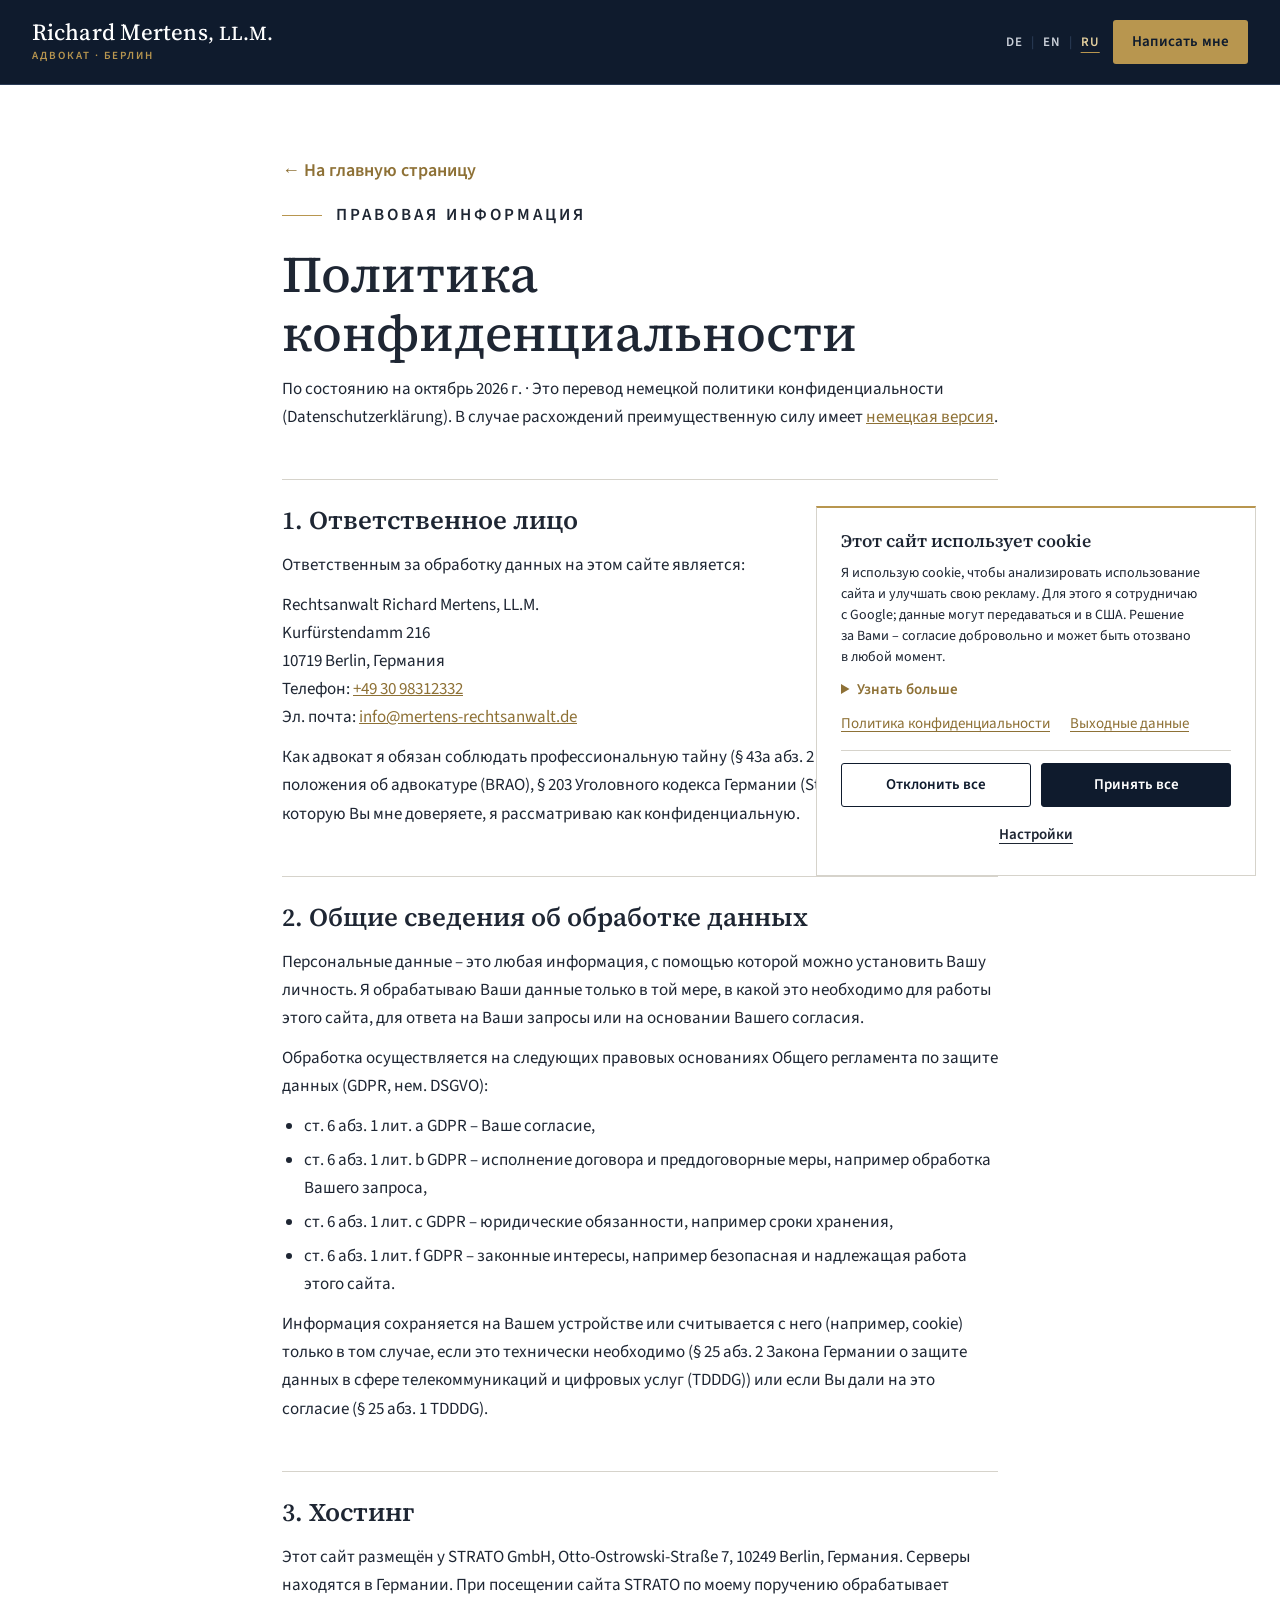
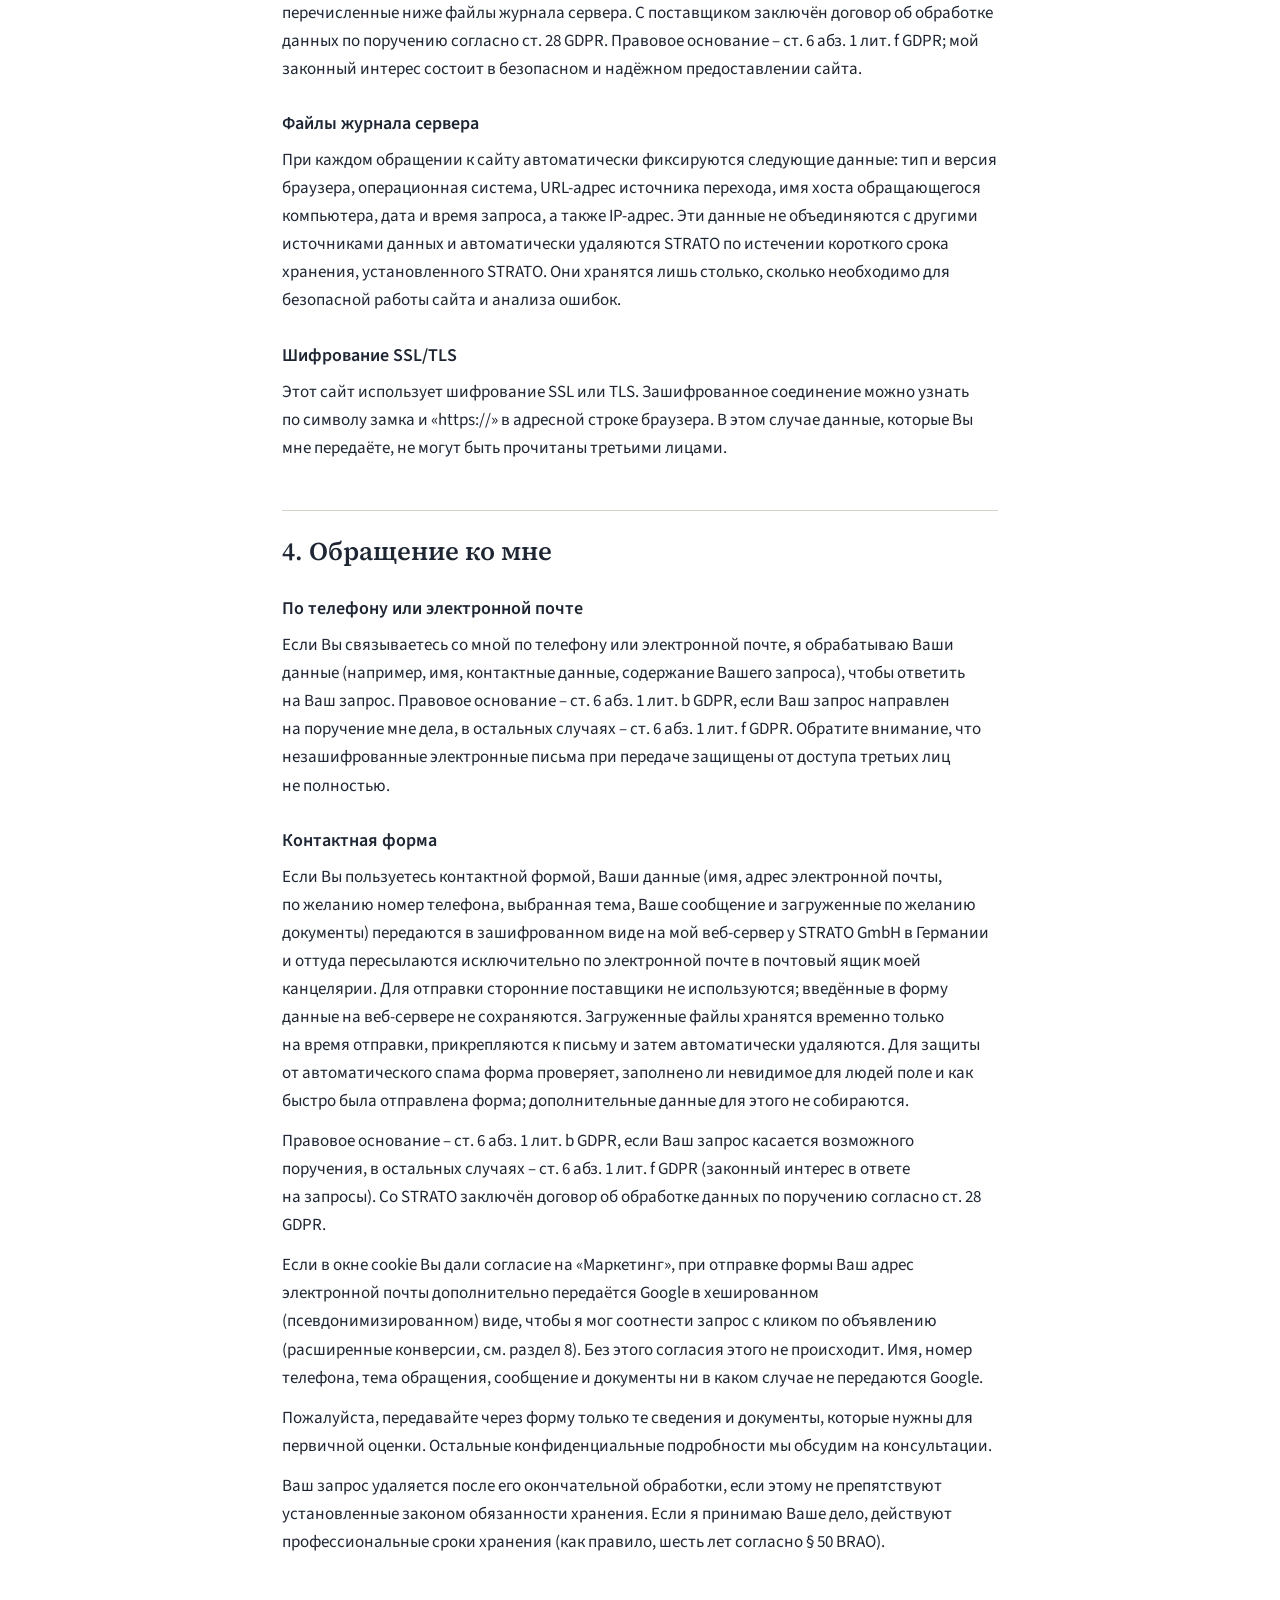
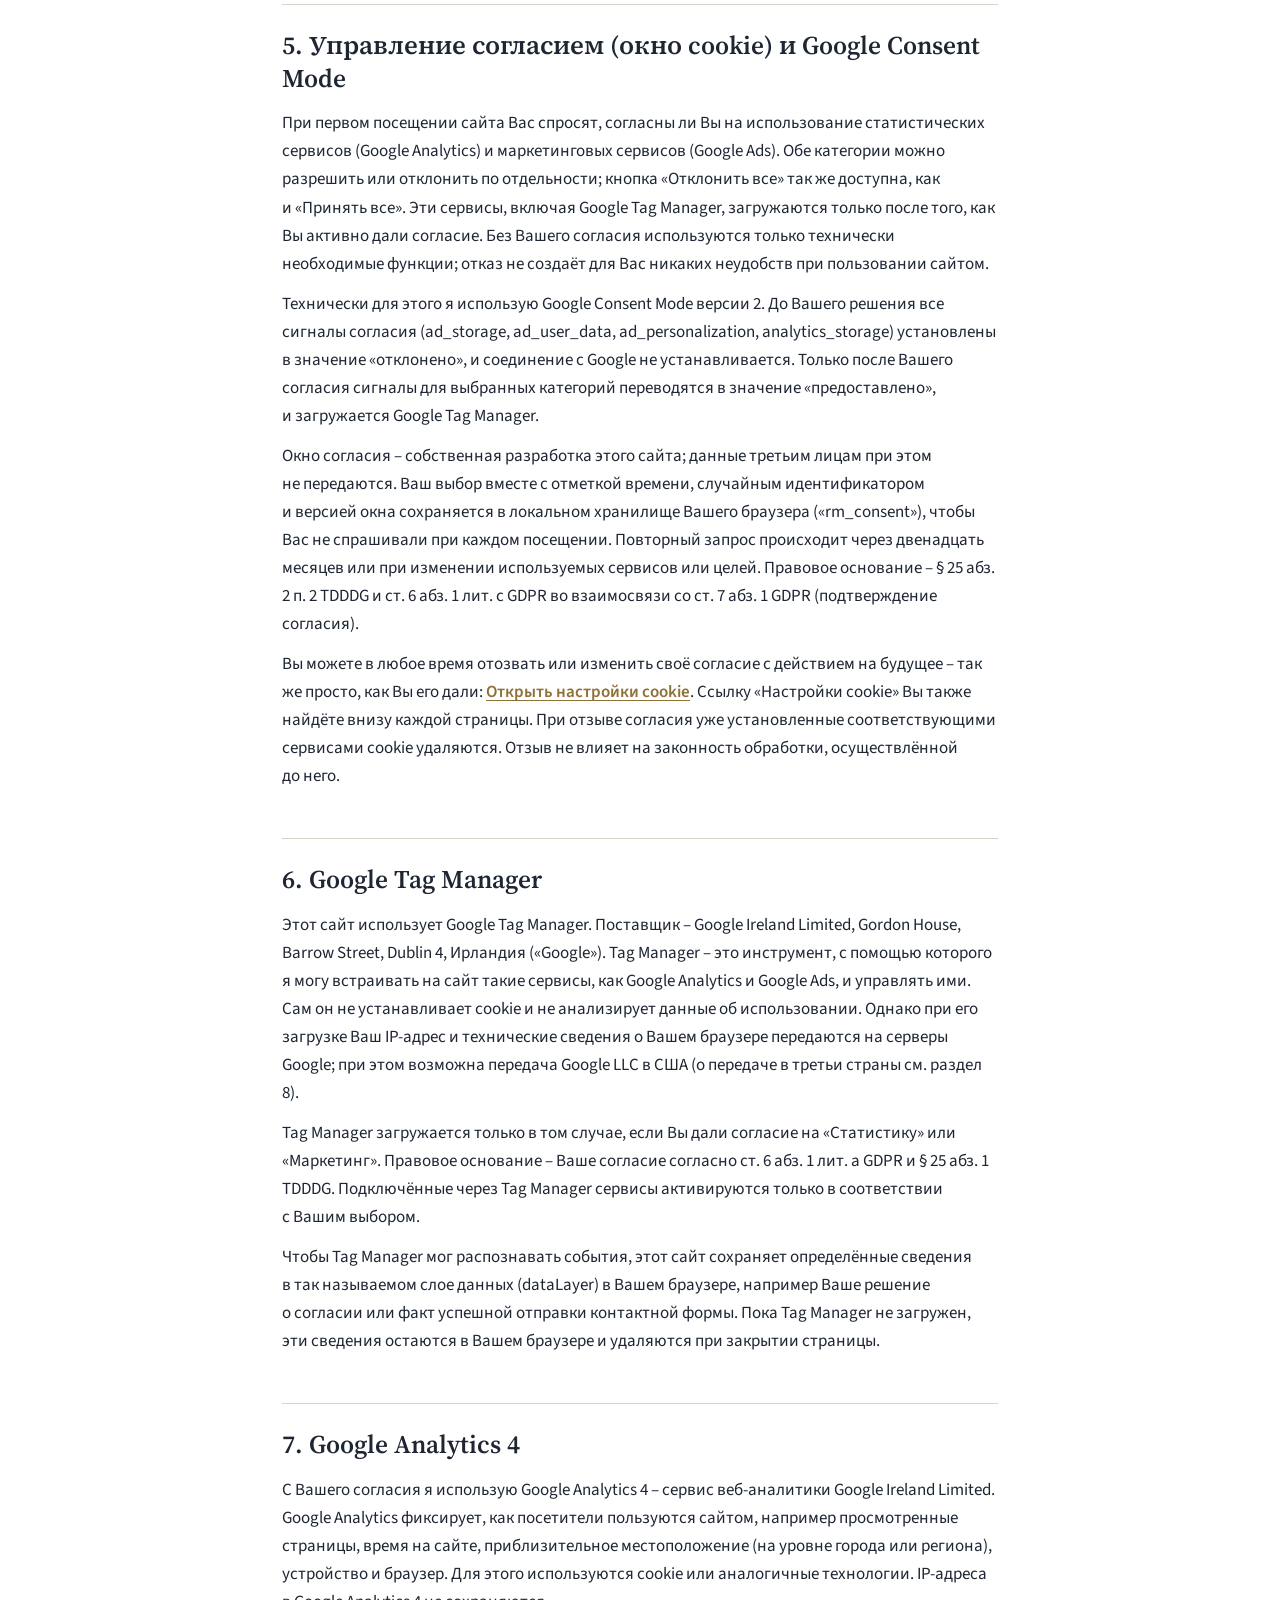
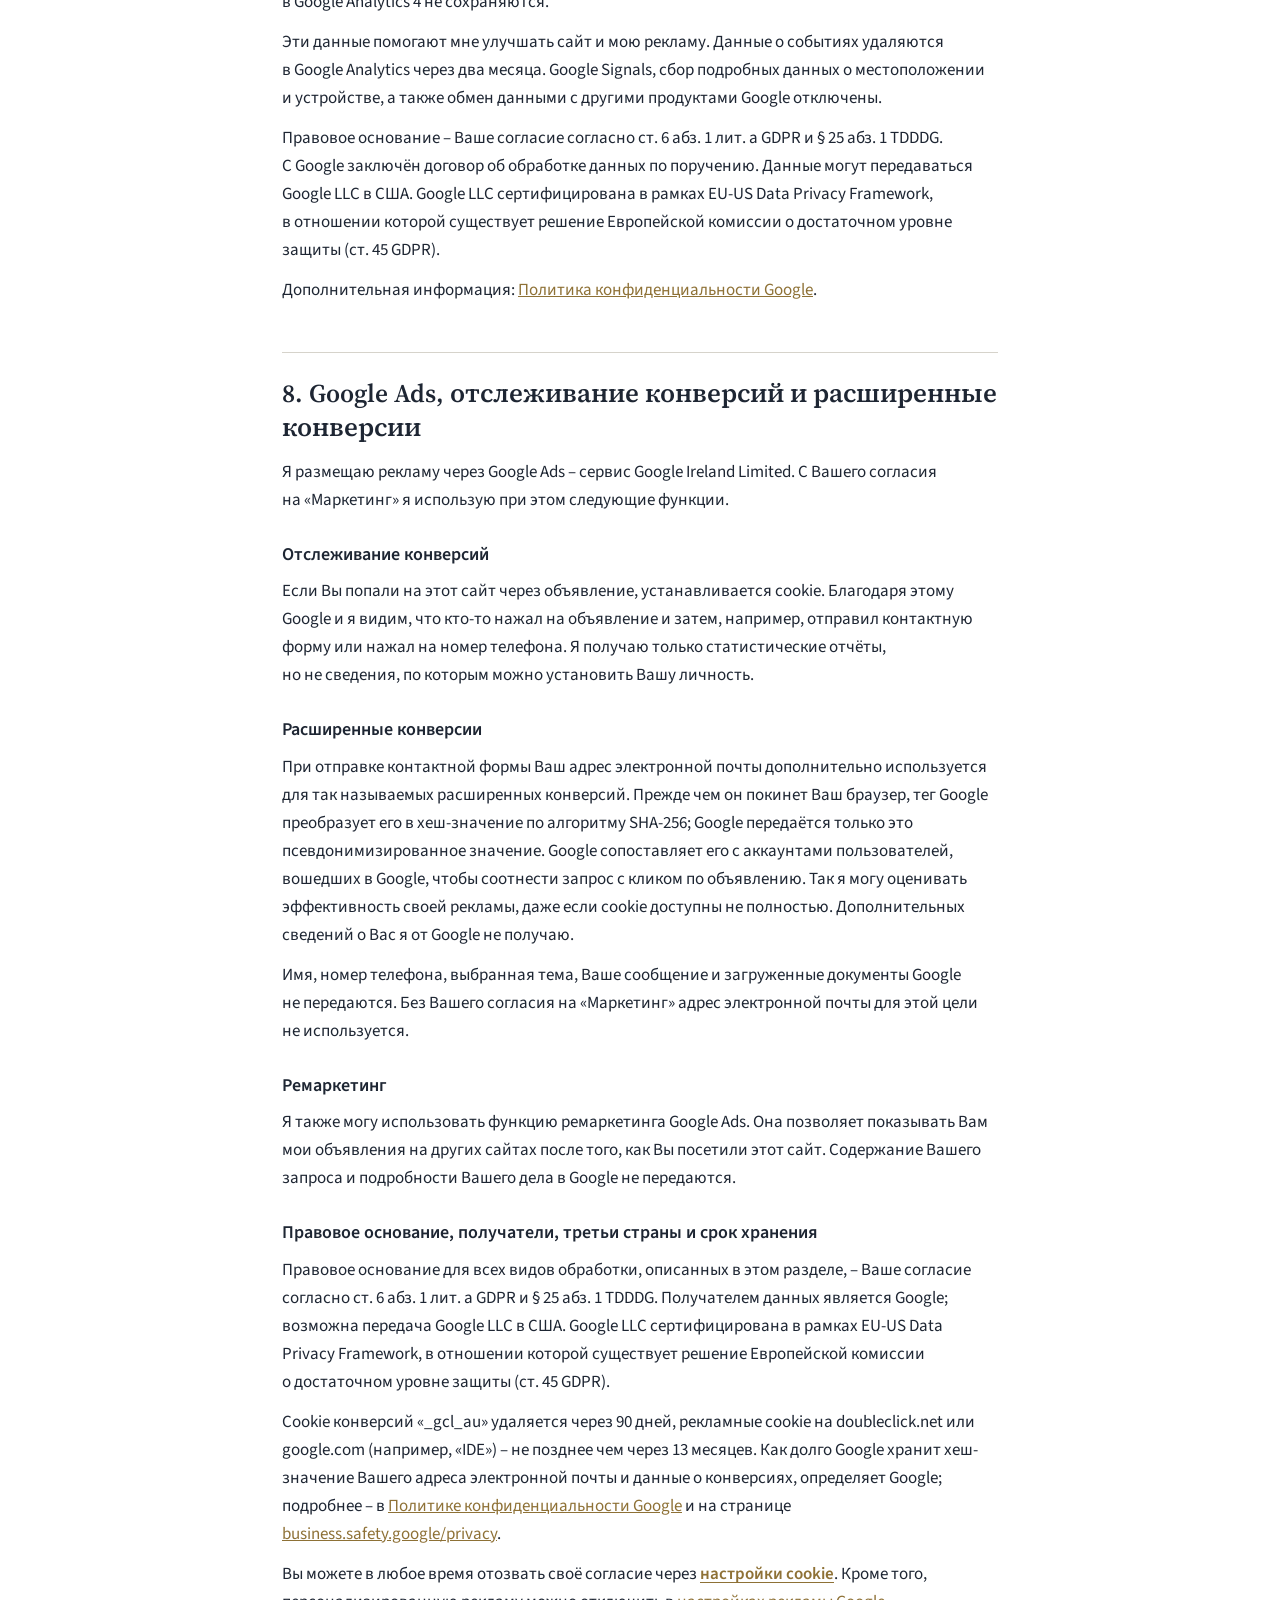
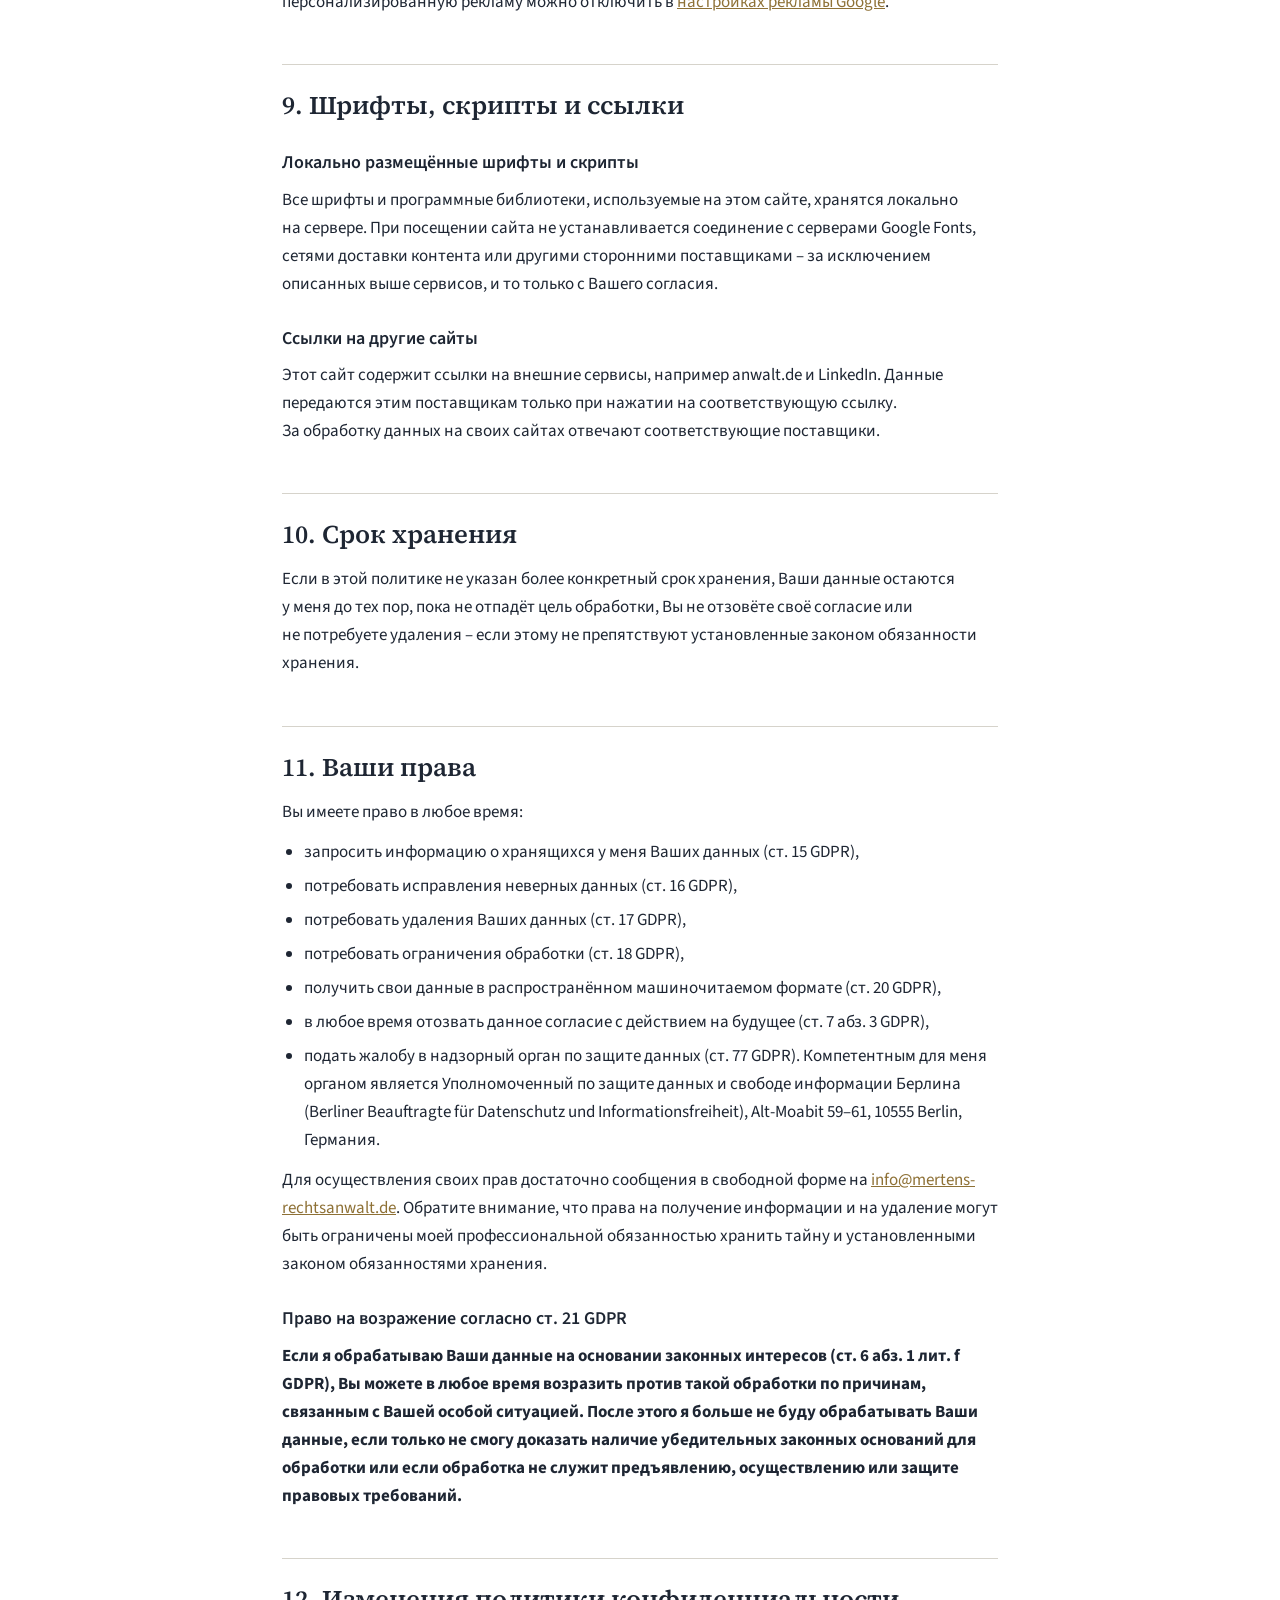
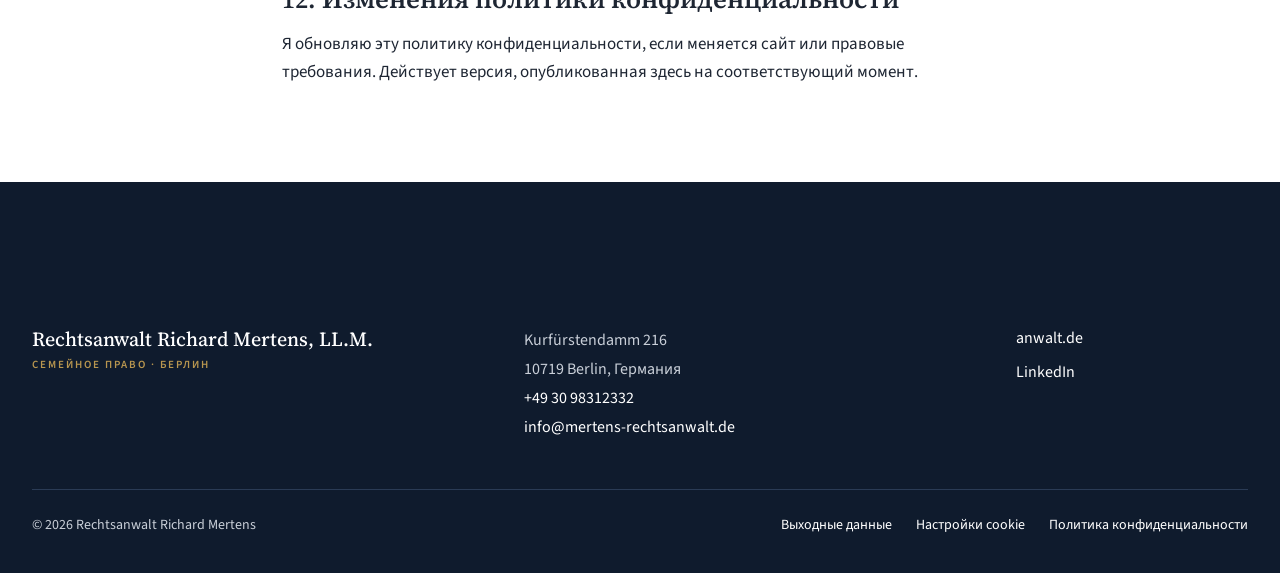
<file: ru/privacy.html>
<!doctype html>
<html lang="ru">
<head>
  <meta charset="utf-8">
  <meta name="viewport" content="width=device-width, initial-scale=1">
  <!-- Google Tag Manager (GTM-P35MM9F5) with Consent Mode v2 – as early as possible; GTM loads only after consent -->
  <script src="../consent.js?v=7"></script>
  <title>Политика конфиденциальности | Richard Mertens, LL.M.</title>
  <meta name="description" content="Как на этом сайте обрабатываются персональные данные: контактная форма, хостинг, согласие на cookie, Google Tag Manager, Google Analytics и Google Ads.">
  <meta name="robots" content="noindex, follow">
  <meta name="theme-color" content="#0F1B2D">
  <link rel="icon" href="../favicon.ico" sizes="any">
  <link rel="icon" type="image/png" sizes="32x32" href="../assets/img/favicon-32.png">
  <link rel="icon" type="image/png" sizes="192x192" href="../assets/img/favicon-192.png">
  <link rel="apple-touch-icon" href="../assets/img/apple-touch-icon.png">
  <link rel="canonical" href="https://mertens-rechtsanwalt.de/ru/privacy.html">
  <link rel="alternate" hreflang="de" href="https://mertens-rechtsanwalt.de/datenschutz.html">
  <link rel="alternate" hreflang="en" href="https://mertens-rechtsanwalt.de/en/privacy.html">
  <link rel="alternate" hreflang="ru" href="https://mertens-rechtsanwalt.de/ru/privacy.html">
  <link rel="alternate" hreflang="x-default" href="https://mertens-rechtsanwalt.de/datenschutz.html">
  <link rel="stylesheet" href="../style.css?v=28">
</head>
<body>

  <a class="skip-link" href="#main">Перейти к&nbsp;содержанию</a>

  <header class="site-nav">
    <nav class="container site-nav__inner" aria-label="Основная навигация">
      <a class="brand" href="./" aria-label="Richard Mertens, LL.M., адвокат в Берлине – на главную страницу">
        <span class="brand__name">Richard Mertens<span class="brand__degree">, LL.M.</span></span>
        <span class="brand__sub">Адвокат · Берлин</span>
      </a>
      <div class="site-nav__actions">
        <div class="lang-switch" role="navigation" aria-label="Sprache wählen / Choose language / Выбор языка"><a href="../datenschutz.html" lang="de" hreflang="de" aria-label="Deutsch">DE</a><span class="lang-switch__sep" aria-hidden="true">|</span><a href="../en/privacy.html" lang="en" hreflang="en" aria-label="English">EN</a><span class="lang-switch__sep" aria-hidden="true">|</span><a href="privacy.html" lang="ru" hreflang="ru" aria-current="true" aria-label="Русский">RU</a></div>
        <a class="btn btn--primary btn--sm nav-cta--optional" href="./#enquiry"><span>Написать<span class="hide-xs"> мне</span></span></a>
      </div>
    </nav>
  </header>

  <main id="main" class="legal">
    <div class="container legal__inner">

      <a class="text-link legal__back" href="./">← На&nbsp;главную страницу</a>
      <p class="eyebrow eyebrow--dark">Правовая информация</p>
      <h1>Политика конфиденциальности</h1>
      <p class="legal__meta">По&nbsp;состоянию на&nbsp;октябрь 2026 г. · Это перевод немецкой политики конфиденциальности (Datenschutzerklärung). В&nbsp;случае расхождений преимущественную силу имеет <a href="../datenschutz.html" lang="de">немецкая версия</a>.</p>

      <h2>1. Ответственное лицо</h2>
      <p>Ответственным за&nbsp;обработку данных на&nbsp;этом сайте является:</p>
      <p>Rechtsanwalt Richard Mertens, LL.M.<br>
        Kurfürstendamm 216<br>
        10719 Berlin, Германия<br>
        Телефон: <a href="tel:+493098312332">+49 30 98312332</a><br>
        Эл. почта: <a href="mailto:info@mertens-rechtsanwalt.de">info@mertens-rechtsanwalt.de</a></p>
      <p>Как адвокат я&nbsp;обязан соблюдать профессиональную тайну (§ 43a абз. 2 Федерального положения об&nbsp;адвокатуре (BRAO), § 203 Уголовного кодекса Германии (StGB)). Всю информацию, которую Вы мне доверяете, я&nbsp;рассматриваю как конфиденциальную.</p>

      <h2>2. Общие сведения об&nbsp;обработке данных</h2>
      <p>Персональные данные&nbsp;– это любая информация, с&nbsp;помощью которой можно установить Вашу личность. Я&nbsp;обрабатываю Ваши данные только в&nbsp;той мере, в&nbsp;какой это необходимо для работы этого сайта, для ответа на&nbsp;Ваши запросы или на&nbsp;основании Вашего согласия.</p>
      <p>Обработка осуществляется на&nbsp;следующих правовых основаниях Общего регламента по&nbsp;защите данных (GDPR, нем. DSGVO):</p>
      <ul>
        <li>ст. 6 абз. 1 лит. a GDPR&nbsp;– Ваше согласие,</li>
        <li>ст. 6 абз. 1 лит. b GDPR&nbsp;– исполнение договора и&nbsp;преддоговорные меры, например обработка Вашего запроса,</li>
        <li>ст. 6 абз. 1 лит. c GDPR&nbsp;– юридические обязанности, например сроки хранения,</li>
        <li>ст. 6 абз. 1 лит. f GDPR&nbsp;– законные интересы, например безопасная и&nbsp;надлежащая работа этого сайта.</li>
      </ul>
      <p>Информация сохраняется на&nbsp;Вашем устройстве или считывается с&nbsp;него (например, cookie) только в&nbsp;том случае, если это технически необходимо (§ 25 абз. 2 Закона Германии о&nbsp;защите данных в&nbsp;сфере телекоммуникаций и&nbsp;цифровых услуг (TDDDG)) или если Вы дали на&nbsp;это согласие (§ 25 абз. 1 TDDDG).</p>

      <h2>3. Хостинг</h2>
      <p>Этот сайт размещён у&nbsp;STRATO GmbH, Otto-Ostrowski-Straße 7, 10249 Berlin, Германия. Серверы находятся в&nbsp;Германии. При посещении сайта STRATO по&nbsp;моему поручению обрабатывает перечисленные ниже файлы журнала сервера. С&nbsp;поставщиком заключён договор об&nbsp;обработке данных по&nbsp;поручению согласно ст. 28 GDPR. Правовое основание&nbsp;– ст. 6 абз. 1 лит. f GDPR; мой законный интерес состоит в&nbsp;безопасном и&nbsp;надёжном предоставлении сайта.</p>

      <h3>Файлы журнала сервера</h3>
      <p>При каждом обращении к&nbsp;сайту автоматически фиксируются следующие данные: тип и&nbsp;версия браузера, операционная система, URL-адрес источника перехода, имя хоста обращающегося компьютера, дата и&nbsp;время запроса, а&nbsp;также IP-адрес. Эти данные не&nbsp;объединяются с&nbsp;другими источниками данных и&nbsp;автоматически удаляются STRATO по&nbsp;истечении короткого срока хранения, установленного STRATO. Они хранятся лишь столько, сколько необходимо для безопасной работы сайта и&nbsp;анализа ошибок.</p>

      <h3>Шифрование SSL/TLS</h3>
      <p>Этот сайт использует шифрование SSL или TLS. Зашифрованное соединение можно узнать по&nbsp;символу замка и&nbsp;«https://» в&nbsp;адресной строке браузера. В&nbsp;этом случае данные, которые Вы мне передаёте, не&nbsp;могут быть прочитаны третьими лицами.</p>

      <h2>4. Обращение ко&nbsp;мне</h2>
      <h3>По&nbsp;телефону или электронной почте</h3>
      <p>Если Вы связываетесь со&nbsp;мной по&nbsp;телефону или электронной почте, я&nbsp;обрабатываю Ваши данные (например, имя, контактные данные, содержание Вашего запроса), чтобы ответить на&nbsp;Ваш запрос. Правовое основание&nbsp;– ст. 6 абз. 1 лит. b GDPR, если Ваш запрос направлен на&nbsp;поручение мне дела, в&nbsp;остальных случаях&nbsp;– ст. 6 абз. 1 лит. f GDPR. Обратите внимание, что незашифрованные электронные письма при передаче защищены от&nbsp;доступа третьих лиц не&nbsp;полностью.</p>

      <h3>Контактная форма</h3>
      <p>Если Вы пользуетесь контактной формой, Ваши данные (имя, адрес электронной почты, по&nbsp;желанию номер телефона, выбранная тема, Ваше сообщение и&nbsp;загруженные по&nbsp;желанию документы) передаются в&nbsp;зашифрованном виде на&nbsp;мой веб-сервер у&nbsp;STRATO GmbH в&nbsp;Германии и&nbsp;оттуда пересылаются исключительно по&nbsp;электронной почте в&nbsp;почтовый ящик моей канцелярии. Для отправки сторонние поставщики не&nbsp;используются; введённые в&nbsp;форму данные на&nbsp;веб-сервере не&nbsp;сохраняются. Загруженные файлы хранятся временно только на&nbsp;время отправки, прикрепляются к&nbsp;письму и&nbsp;затем автоматически удаляются. Для защиты от&nbsp;автоматического спама форма проверяет, заполнено ли невидимое для людей поле и&nbsp;как быстро была отправлена форма; дополнительные данные для этого не&nbsp;собираются.</p>
      <p>Правовое основание&nbsp;– ст. 6 абз. 1 лит. b GDPR, если Ваш запрос касается возможного поручения, в&nbsp;остальных случаях&nbsp;– ст. 6 абз. 1 лит. f GDPR (законный интерес в&nbsp;ответе на&nbsp;запросы). Со&nbsp;STRATO заключён договор об&nbsp;обработке данных по&nbsp;поручению согласно ст. 28 GDPR.</p>
      <p>Если в&nbsp;окне cookie Вы дали согласие на&nbsp;«Маркетинг», при отправке формы Ваш адрес электронной почты дополнительно передаётся Google в&nbsp;хешированном (псевдонимизированном) виде, чтобы я&nbsp;мог соотнести запрос с&nbsp;кликом по&nbsp;объявлению (расширенные конверсии, см. раздел 8). Без этого согласия этого не&nbsp;происходит. Имя, номер телефона, тема обращения, сообщение и&nbsp;документы ни&nbsp;в&nbsp;каком случае не&nbsp;передаются Google.</p>
      <p>Пожалуйста, передавайте через форму только те сведения и&nbsp;документы, которые нужны для первичной оценки. Остальные конфиденциальные подробности мы обсудим на&nbsp;консультации.</p>
      <p>Ваш запрос удаляется после его окончательной обработки, если этому не&nbsp;препятствуют установленные законом обязанности хранения. Если я&nbsp;принимаю Ваше дело, действуют профессиональные сроки хранения (как правило, шесть лет согласно § 50 BRAO).</p>

      <h2>5. Управление согласием (окно cookie) и&nbsp;Google Consent Mode</h2>
      <p>При первом посещении сайта Вас спросят, согласны ли Вы на&nbsp;использование статистических сервисов (Google Analytics) и&nbsp;маркетинговых сервисов (Google Ads). Обе категории можно разрешить или отклонить по&nbsp;отдельности; кнопка «Отклонить все» так же доступна, как и&nbsp;«Принять все». Эти сервисы, включая Google Tag Manager, загружаются только после того, как Вы активно дали согласие. Без Вашего согласия используются только технически необходимые функции; отказ не&nbsp;создаёт для Вас никаких неудобств при пользовании сайтом.</p>
      <p>Технически для этого я&nbsp;использую Google Consent Mode версии 2. До&nbsp;Вашего решения все сигналы согласия (ad_storage, ad_user_data, ad_personalization, analytics_storage) установлены в&nbsp;значение «отклонено», и&nbsp;соединение с&nbsp;Google не&nbsp;устанавливается. Только после Вашего согласия сигналы для выбранных категорий переводятся в&nbsp;значение «предоставлено», и&nbsp;загружается Google Tag Manager.</p>
      <p>Окно согласия&nbsp;– собственная разработка этого сайта; данные третьим лицам при этом не&nbsp;передаются. Ваш выбор вместе с&nbsp;отметкой времени, случайным идентификатором и&nbsp;версией окна сохраняется в&nbsp;локальном хранилище Вашего браузера («rm_consent»), чтобы Вас не&nbsp;спрашивали при каждом посещении. Повторный запрос происходит через двенадцать месяцев или при изменении используемых сервисов или целей. Правовое основание&nbsp;– § 25 абз. 2 п. 2 TDDDG и&nbsp;ст. 6 абз. 1 лит. c GDPR во&nbsp;взаимосвязи со&nbsp;ст. 7 абз. 1 GDPR (подтверждение согласия).</p>
      <p>Вы можете в&nbsp;любое время отозвать или изменить своё согласие с&nbsp;действием на&nbsp;будущее&nbsp;– так же просто, как Вы его дали: <button type="button" class="text-link" data-cc-open>Открыть настройки cookie</button>. Ссылку «Настройки cookie» Вы также найдёте внизу каждой страницы. При отзыве согласия уже установленные соответствующими сервисами cookie удаляются. Отзыв не&nbsp;влияет на&nbsp;законность обработки, осуществлённой до&nbsp;него.</p>

      <h2>6. Google Tag Manager</h2>
      <p>Этот сайт использует Google Tag Manager. Поставщик&nbsp;– Google Ireland Limited, Gordon House, Barrow Street, Dublin 4, Ирландия («Google»). Tag Manager&nbsp;– это инструмент, с&nbsp;помощью которого я&nbsp;могу встраивать на&nbsp;сайт такие сервисы, как Google Analytics и&nbsp;Google Ads, и&nbsp;управлять ими. Сам он не&nbsp;устанавливает cookie и&nbsp;не&nbsp;анализирует данные об&nbsp;использовании. Однако при его загрузке Ваш IP-адрес и&nbsp;технические сведения о&nbsp;Вашем браузере передаются на&nbsp;серверы Google; при этом возможна передача Google LLC в&nbsp;США (о&nbsp;передаче в&nbsp;третьи страны см. раздел 8).</p>
      <p>Tag Manager загружается только в&nbsp;том случае, если Вы дали согласие на&nbsp;«Статистику» или «Маркетинг». Правовое основание&nbsp;– Ваше согласие согласно ст. 6 абз. 1 лит. a GDPR и&nbsp;§ 25 абз. 1 TDDDG. Подключённые через Tag Manager сервисы активируются только в&nbsp;соответствии с&nbsp;Вашим выбором.</p>
      <p>Чтобы Tag Manager мог распознавать события, этот сайт сохраняет определённые сведения в&nbsp;так называемом слое данных (dataLayer) в&nbsp;Вашем браузере, например Ваше решение о&nbsp;согласии или факт успешной отправки контактной формы. Пока Tag Manager не&nbsp;загружен, эти сведения остаются в&nbsp;Вашем браузере и&nbsp;удаляются при закрытии страницы.</p>

      <h2>7. Google Analytics 4</h2>
      <p>С&nbsp;Вашего согласия я&nbsp;использую Google Analytics 4&nbsp;– сервис веб-аналитики Google Ireland Limited. Google Analytics фиксирует, как посетители пользуются сайтом, например просмотренные страницы, время на&nbsp;сайте, приблизительное местоположение (на&nbsp;уровне города или региона), устройство и&nbsp;браузер. Для этого используются cookie или аналогичные технологии. IP-адреса в&nbsp;Google Analytics 4 не&nbsp;сохраняются.</p>
      <p>Эти данные помогают мне улучшать сайт и&nbsp;мою рекламу. Данные о&nbsp;событиях удаляются в&nbsp;Google Analytics через два месяца. Google Signals, сбор подробных данных о&nbsp;местоположении и&nbsp;устройстве, а&nbsp;также обмен данными с&nbsp;другими продуктами Google отключены.</p>
      <p>Правовое основание&nbsp;– Ваше согласие согласно ст. 6 абз. 1 лит. a GDPR и&nbsp;§ 25 абз. 1 TDDDG. С&nbsp;Google заключён договор об&nbsp;обработке данных по&nbsp;поручению. Данные могут передаваться Google LLC в&nbsp;США. Google LLC сертифицирована в&nbsp;рамках EU-US Data Privacy Framework, в&nbsp;отношении которой существует решение Европейской комиссии о&nbsp;достаточном уровне защиты (ст. 45 GDPR).</p>
      <p>Дополнительная информация: <a href="https://policies.google.com/privacy?hl=ru" target="_blank" rel="noopener">Политика конфиденциальности Google</a>.</p>

      <h2>8. Google Ads, отслеживание конверсий и&nbsp;расширенные конверсии</h2>
      <p>Я&nbsp;размещаю рекламу через Google Ads&nbsp;– сервис Google Ireland Limited. С&nbsp;Вашего согласия на&nbsp;«Маркетинг» я&nbsp;использую при этом следующие функции.</p>
      <h3>Отслеживание конверсий</h3>
      <p>Если Вы попали на&nbsp;этот сайт через объявление, устанавливается cookie. Благодаря этому Google и&nbsp;я&nbsp;видим, что кто-то нажал на&nbsp;объявление и&nbsp;затем, например, отправил контактную форму или нажал на&nbsp;номер телефона. Я&nbsp;получаю только статистические отчёты, но&nbsp;не&nbsp;сведения, по&nbsp;которым можно установить Вашу личность.</p>
      <h3>Расширенные конверсии</h3>
      <p>При отправке контактной формы Ваш адрес электронной почты дополнительно используется для так называемых расширенных конверсий. Прежде чем он покинет Ваш браузер, тег Google преобразует его в&nbsp;хеш-значение по&nbsp;алгоритму SHA-256; Google передаётся только это псевдонимизированное значение. Google сопоставляет его с&nbsp;аккаунтами пользователей, вошедших в&nbsp;Google, чтобы соотнести запрос с&nbsp;кликом по&nbsp;объявлению. Так я&nbsp;могу оценивать эффективность своей рекламы, даже если cookie доступны не&nbsp;полностью. Дополнительных сведений о&nbsp;Вас я&nbsp;от&nbsp;Google не&nbsp;получаю.</p>
      <p>Имя, номер телефона, выбранная тема, Ваше сообщение и&nbsp;загруженные документы Google не&nbsp;передаются. Без Вашего согласия на&nbsp;«Маркетинг» адрес электронной почты для этой цели не&nbsp;используется.</p>
      <h3>Ремаркетинг</h3>
      <p>Я&nbsp;также могу использовать функцию ремаркетинга Google Ads. Она позволяет показывать Вам мои объявления на&nbsp;других сайтах после того, как Вы посетили этот сайт. Содержание Вашего запроса и&nbsp;подробности Вашего дела в&nbsp;Google не&nbsp;передаются.</p>
      <h3>Правовое основание, получатели, третьи страны и&nbsp;срок хранения</h3>
      <p>Правовое основание для всех видов обработки, описанных в&nbsp;этом разделе,&nbsp;– Ваше согласие согласно ст. 6 абз. 1 лит. a GDPR и&nbsp;§ 25 абз. 1 TDDDG. Получателем данных является Google; возможна передача Google LLC в&nbsp;США. Google LLC сертифицирована в&nbsp;рамках EU-US Data Privacy Framework, в&nbsp;отношении которой существует решение Европейской комиссии о&nbsp;достаточном уровне защиты (ст. 45 GDPR).</p>
      <p>Cookie конверсий «_gcl_au» удаляется через 90 дней, рекламные cookie на&nbsp;doubleclick.net или google.com (например, «IDE»)&nbsp;– не&nbsp;позднее чем через 13 месяцев. Как долго Google хранит хеш-значение Вашего адреса электронной почты и&nbsp;данные о&nbsp;конверсиях, определяет Google; подробнее&nbsp;– в <a href="https://policies.google.com/privacy?hl=ru" target="_blank" rel="noopener">Политике конфиденциальности Google</a> и&nbsp;на&nbsp;странице <a href="https://business.safety.google/privacy/" target="_blank" rel="noopener">business.safety.google/privacy</a>.</p>
      <p>Вы можете в&nbsp;любое время отозвать своё согласие через <button type="button" class="text-link" data-cc-open>настройки cookie</button>. Кроме того, персонализированную рекламу можно отключить в <a href="https://adssettings.google.com/" target="_blank" rel="noopener">настройках рекламы Google</a>.</p>

      <h2>9. Шрифты, скрипты и&nbsp;ссылки</h2>
      <h3>Локально размещённые шрифты и&nbsp;скрипты</h3>
      <p>Все шрифты и&nbsp;программные библиотеки, используемые на&nbsp;этом сайте, хранятся локально на&nbsp;сервере. При посещении сайта не&nbsp;устанавливается соединение с&nbsp;серверами Google Fonts, сетями доставки контента или другими сторонними поставщиками&nbsp;– за&nbsp;исключением описанных выше сервисов, и&nbsp;то только с&nbsp;Вашего согласия.</p>
      <h3>Ссылки на&nbsp;другие сайты</h3>
      <p>Этот сайт содержит ссылки на&nbsp;внешние сервисы, например anwalt.de и&nbsp;LinkedIn. Данные передаются этим поставщикам только при нажатии на&nbsp;соответствующую ссылку. За&nbsp;обработку данных на&nbsp;своих сайтах отвечают соответствующие поставщики.</p>

      <h2>10. Срок хранения</h2>
      <p>Если в&nbsp;этой политике не&nbsp;указан более конкретный срок хранения, Ваши данные остаются у&nbsp;меня до&nbsp;тех пор, пока не&nbsp;отпадёт цель обработки, Вы не&nbsp;отзовёте своё согласие или не&nbsp;потребуете удаления&nbsp;– если этому не&nbsp;препятствуют установленные законом обязанности хранения.</p>

      <h2>11. Ваши права</h2>
      <p>Вы имеете право в&nbsp;любое время:</p>
      <ul>
        <li>запросить информацию о&nbsp;хранящихся у&nbsp;меня Ваших данных (ст. 15 GDPR),</li>
        <li>потребовать исправления неверных данных (ст. 16 GDPR),</li>
        <li>потребовать удаления Ваших данных (ст. 17 GDPR),</li>
        <li>потребовать ограничения обработки (ст. 18 GDPR),</li>
        <li>получить свои данные в&nbsp;распространённом машиночитаемом формате (ст. 20 GDPR),</li>
        <li>в&nbsp;любое время отозвать данное согласие с&nbsp;действием на&nbsp;будущее (ст. 7 абз. 3 GDPR),</li>
        <li>подать жалобу в&nbsp;надзорный орган по&nbsp;защите данных (ст. 77 GDPR). Компетентным для меня органом является Уполномоченный по&nbsp;защите данных и&nbsp;свободе информации Берлина (Berliner Beauftragte für Datenschutz und Informationsfreiheit), Alt-Moabit 59–61, 10555 Berlin, Германия.</li>
      </ul>
      <p>Для осуществления своих прав достаточно сообщения в&nbsp;свободной форме на <a href="mailto:info@mertens-rechtsanwalt.de">info@mertens-rechtsanwalt.de</a>. Обратите внимание, что права на&nbsp;получение информации и&nbsp;на&nbsp;удаление могут быть ограничены моей профессиональной обязанностью хранить тайну и&nbsp;установленными законом обязанностями хранения.</p>

      <h3>Право на&nbsp;возражение согласно ст. 21 GDPR</h3>
      <p><strong>Если я&nbsp;обрабатываю Ваши данные на&nbsp;основании законных интересов (ст. 6 абз. 1 лит. f GDPR), Вы можете в&nbsp;любое время возразить против такой обработки по&nbsp;причинам, связанным с&nbsp;Вашей особой ситуацией. После этого я&nbsp;больше не&nbsp;буду обрабатывать Ваши данные, если только не&nbsp;смогу доказать наличие убедительных законных оснований для обработки или если обработка не&nbsp;служит предъявлению, осуществлению или защите правовых требований.</strong></p>

      <h2>12. Изменения политики конфиденциальности</h2>
      <p>Я&nbsp;обновляю эту политику конфиденциальности, если меняется сайт или правовые требования. Действует версия, опубликованная здесь на&nbsp;соответствующий момент.</p>

    </div>
  </main>

  <footer class="site-footer">
    <div class="container">
      <div class="site-footer__grid">
        <div>
          <p class="site-footer__name">Rechtsanwalt Richard Mertens, LL.M.</p>
          <p class="site-footer__sub">Семейное право · Берлин</p>
        </div>
        <address class="site-footer__contact">
          Kurfürstendamm 216<br>10719 Berlin, Германия<br>
          <a href="tel:+493098312332">+49 30 98312332</a><br>
          <a href="mailto:info@mertens-rechtsanwalt.de">info@mertens-rechtsanwalt.de</a>
        </address>
        <ul class="site-footer__links">
          <li><a href="https://www.anwalt.de/richard-mertens" target="_blank" rel="noopener">anwalt.de</a></li>
          <li><a href="https://www.linkedin.com/in/richard-mertens-ll-m-89aaa8364/" target="_blank" rel="noopener">LinkedIn</a></li>
        </ul>
      </div>
      <div class="site-footer__bottom">
        <p>© 2026 Rechtsanwalt Richard Mertens</p>
        <ul class="site-footer__legal">
          <li><a href="legal-notice.html">Выходные данные</a></li>
          <li><button type="button" data-cc-open>Настройки cookie</button></li>
          <li><a href="privacy.html" aria-current="page">Политика конфиденциальности</a></li>
        </ul>
      </div>
    </div>
  </footer>

</body>
</html>
</file>
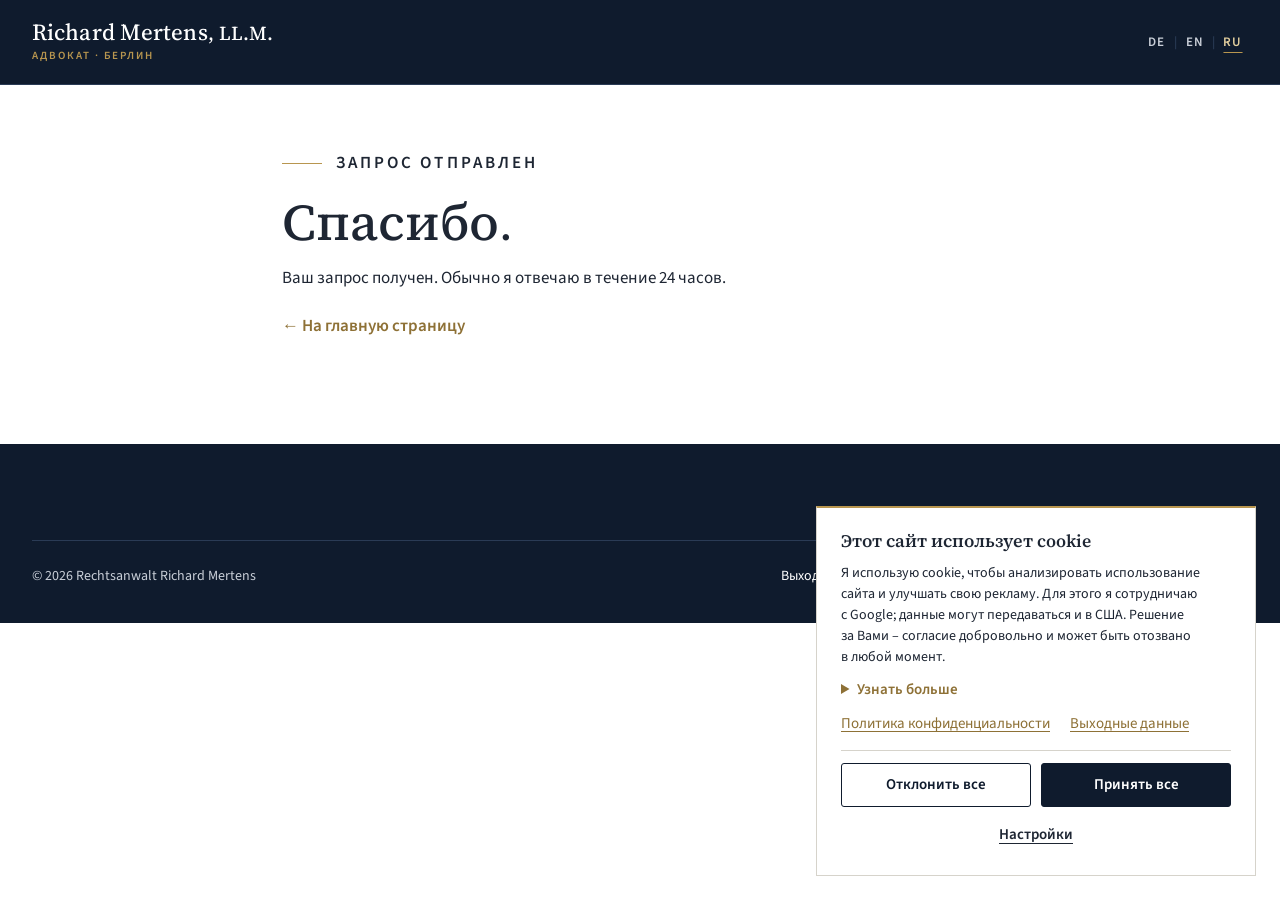
<file: ru/thank-you.html>
<!doctype html>
<html lang="ru">
<head>
  <meta charset="utf-8">
  <meta name="viewport" content="width=device-width, initial-scale=1">
  <!-- Google Tag Manager (GTM-P35MM9F5) with Consent Mode v2 – as early as possible; GTM loads only after consent -->
  <script src="../consent.js?v=7"></script>
  <title>Спасибо за Ваш запрос | Richard Mertens, LL.M.</title>
  <meta name="description" content="Ваш запрос получен. Обычно Рихард Мертенс отвечает в течение 24 часов.">
  <meta name="robots" content="noindex, nofollow">
  <meta name="theme-color" content="#0F1B2D">
  <link rel="icon" href="../favicon.ico" sizes="any">
  <link rel="icon" type="image/png" sizes="32x32" href="../assets/img/favicon-32.png">
  <link rel="icon" type="image/png" sizes="192x192" href="../assets/img/favicon-192.png">
  <link rel="apple-touch-icon" href="../assets/img/apple-touch-icon.png">
  <link rel="canonical" href="https://mertens-rechtsanwalt.de/ru/thank-you.html">
  <link rel="alternate" hreflang="de" href="https://mertens-rechtsanwalt.de/danke.html">
  <link rel="alternate" hreflang="en" href="https://mertens-rechtsanwalt.de/en/thank-you.html">
  <link rel="alternate" hreflang="ru" href="https://mertens-rechtsanwalt.de/ru/thank-you.html">
  <link rel="alternate" hreflang="x-default" href="https://mertens-rechtsanwalt.de/danke.html">
  <link rel="stylesheet" href="../style.css?v=28">
</head>
<body>
  <!-- Confirmation page for visitors without JavaScript (with JavaScript, the confirmation appears directly in the form) -->
  <header class="site-nav">
    <nav class="container site-nav__inner" aria-label="Основная навигация">
      <a class="brand" href="./" aria-label="Richard Mertens, LL.M., адвокат в Берлине – на главную страницу">
        <span class="brand__name">Richard Mertens<span class="brand__degree">, LL.M.</span></span>
        <span class="brand__sub">Адвокат · Берлин</span>
      </a>
      <div class="site-nav__actions">
        <div class="lang-switch" role="navigation" aria-label="Sprache wählen / Choose language / Выбор языка"><a href="../danke.html" lang="de" hreflang="de" aria-label="Deutsch">DE</a><span class="lang-switch__sep" aria-hidden="true">|</span><a href="../en/thank-you.html" lang="en" hreflang="en" aria-label="English">EN</a><span class="lang-switch__sep" aria-hidden="true">|</span><a href="thank-you.html" lang="ru" hreflang="ru" aria-current="true" aria-label="Русский">RU</a></div>
      </div>
    </nav>
  </header>

  <main id="main" class="legal">
    <div class="container legal__inner">
      <p class="eyebrow eyebrow--dark">Запрос отправлен</p>
      <h1>Спасибо.</h1>
      <p>Ваш запрос получен. Обычно я&nbsp;отвечаю в&nbsp;течение 24&nbsp;часов.</p>
      <p><a class="text-link" href="./">← На&nbsp;главную страницу</a></p>
    </div>
  </main>

  <footer class="site-footer">
    <div class="container">
      <div class="site-footer__bottom">
        <p>© 2026 Rechtsanwalt Richard Mertens</p>
        <ul class="site-footer__legal">
          <li><a href="legal-notice.html">Выходные данные</a></li>
          <li><a href="privacy.html">Политика конфиденциальности</a></li>
          <li><button type="button" data-cc-open>Настройки cookie</button></li>
        </ul>
      </div>
    </div>
  </footer>
</body>
</html>
</file>
<file: style.css>
/* =========================================================
   Richard Mertens – Landingpage
   Werte aus dem Design System (design-system/tokens/*.css)
   Mobile first · 0 px Ecken · 3 px nur an Buttons · keine Schatten
   ========================================================= */

/* ---------- Schriften (variable Fonts, lokal) ---------- */
@font-face {
  font-family: 'Source Sans 3';
  src: url('fonts/SourceSans3-variable.woff2') format('woff2');
  font-weight: 200 900;
  font-style: normal;
  font-display: swap;
}
@font-face {
  font-family: 'Source Serif 4';
  src: url('fonts/SourceSerif4-variable.woff2') format('woff2');
  font-weight: 200 900;
  font-style: normal;
  font-display: swap;
}
/* Kyrillisch (russische Seiten): wird nur geladen, wenn kyrillische Zeichen vorkommen */
@font-face {
  font-family: 'Source Sans 3';
  src: url('fonts/SourceSans3-cyrillic-variable.woff2') format('woff2');
  font-weight: 200 900;
  font-style: normal;
  font-display: swap;
  unicode-range: U+0301, U+0400-045F, U+0490-0491, U+04B0-04B1, U+2116;
}
@font-face {
  font-family: 'Source Serif 4';
  src: url('fonts/SourceSerif4-cyrillic-variable.woff2') format('woff2');
  font-weight: 200 900;
  font-style: normal;
  font-display: swap;
  unicode-range: U+0301, U+0400-045F, U+0490-0491, U+04B0-04B1, U+2116;
}

/* ---------- Tokens ---------- */
:root {
  /* Farben */
  --rm-night: #0F1B2D;
  --rm-deep: #1A2A42;
  --rm-deep-line: #2A3B55;
  --rm-gold: #B8964F;
  --rm-gold-dark: #8E7136;
  --rm-gold-hover: #A88844;
  --rm-gold-light: #E3CF9E;
  --rm-gold-light-hover: #D9C186;
  --rm-stone: #ECEBE7;
  --rm-stone-line: #D6D3CB;
  --rm-white: #FFFFFF;
  --rm-ink: #1E2633;
  --rm-ink-2: #4A5361;
  --rm-mist: #C9CFD8;

  /* Schrift */
  --font-serif: 'Source Serif 4', Georgia, 'Times New Roman', serif;
  --font-sans: 'Source Sans 3', 'Segoe UI', Helvetica, Arial, sans-serif;

  /* Raster & Abstände */
  --container-max: 1240px;
  --page-pad: 20px;
  --gutter: 32px;
  --section-gap: 80px;
  --nav-h: 64px;
  --frame-offset: 16px;

  /* Form & Bewegung */
  --radius-button: 3px;
  --ease-calm: cubic-bezier(.25, .1, .25, 1);
  --dur-fast: 160ms;
  --dur-base: 280ms;

  /* Ebenen */
  --z-nav: 50;
}

@media (min-width: 768px) {
  :root {
    --page-pad: 32px;
    --frame-offset: 24px;
  }
}
@media (min-width: 1100px) {
  :root {
    --section-gap: 140px;
    --nav-h: 84px;
  }
}

/* ---------- Basis ---------- */
*,
*::before,
*::after { box-sizing: border-box; }

html {
  -webkit-text-size-adjust: 100%;
  -webkit-font-smoothing: antialiased;
  text-rendering: optimizeLegibility;
  scroll-padding-top: var(--nav-h);
}

body {
  margin: 0;
  font: 400 18px/1.6 var(--font-sans);
  color: var(--rm-ink);
  background: var(--rm-white);
}

img,
svg { display: block; max-width: 100%; }

h1, h2, h3, p, ul { margin: 0; }
ul { padding: 0; list-style: none; }

a { color: inherit; }

::selection { background: var(--rm-gold-light); color: var(--rm-night); }

:focus-visible {
  outline: 2px solid var(--rm-gold);
  outline-offset: 3px;
}

/* Lenis */
html.lenis,
html.lenis body { height: auto; }
.lenis.lenis-smooth { scroll-behavior: auto !important; }
.lenis.lenis-smooth [data-lenis-prevent] { overscroll-behavior: contain; }
.lenis.lenis-stopped { overflow: hidden; }

.container {
  width: 100%;
  max-width: calc(var(--container-max) + 2 * var(--page-pad));
  margin-inline: auto;
  padding-inline: var(--page-pad);
}

.skip-link {
  position: absolute;
  left: var(--page-pad);
  top: -100px;
  z-index: 100;
  padding: 12px 18px;
  background: var(--rm-gold-light);
  color: var(--rm-night);
  font-weight: 600;
  text-decoration: none;
}
.skip-link:focus { top: 12px; }

.hide-xs { display: none; }
@media (min-width: 480px) { .hide-xs { display: inline; } }

/* ---------- Icons (Lucide, Strich) ---------- */
.icon {
  width: 20px;
  height: 20px;
  flex-shrink: 0;
  fill: none;
  stroke: currentColor;
  stroke-width: 1.75;
  stroke-linecap: round;
  stroke-linejoin: round;
}

/* ---------- Überzeile ---------- */
.eyebrow {
  display: flex;
  align-items: center;
  gap: 14px;
  font: 600 13px/1.2 var(--font-sans);
  letter-spacing: .18em;
  text-transform: uppercase;
  color: var(--rm-gold);
}
.eyebrow::before {
  content: '';
  width: 40px;
  height: 1px;
  background: var(--rm-gold);
  flex-shrink: 0;
}
.eyebrow--dark { color: var(--rm-gold-dark); }

/* ---------- Buttons ---------- */
.btn {
  display: inline-flex;
  align-items: center;
  justify-content: center;
  gap: 10px;
  min-height: 50px;
  padding: 14px 24px;
  border: 1px solid transparent;
  border-radius: var(--radius-button);
  font: 600 16px/1.2 var(--font-sans);
  letter-spacing: .01em;
  text-decoration: none;
  white-space: nowrap;
  cursor: pointer;
  transition:
    background-color var(--dur-fast) var(--ease-calm),
    color var(--dur-fast) var(--ease-calm),
    border-color var(--dur-fast) var(--ease-calm);
}
.btn--lg { min-height: 58px; padding: 16px 28px; font-size: 17px; }
.btn--sm { min-height: 44px; padding: 10px 18px; font-size: 15px; }

/* Hauptbutton in der Akzentfarbe Gold, Schrift Nachtblau (Kontrast 6,2 : 1) */
.btn--primary {
  background: var(--rm-gold);
  color: var(--rm-night);
}
.btn--primary:hover { background: var(--rm-gold-hover); }

.btn--outline-light {
  background: transparent;
  color: var(--rm-white);
  border-color: rgba(255, 255, 255, .7);
}
.btn--outline-light:hover {
  background: rgba(255, 255, 255, .08);
  border-color: var(--rm-gold-light);
}

/* Micro-Interactions: Pfeil rückt nach rechts, Hörer neigt sich leicht */
.btn__arrow { transition: transform var(--dur-base) var(--ease-calm); }
.btn:hover .btn__arrow,
.btn:focus-visible .btn__arrow { transform: translateX(3px); }

.btn__phone {
  color: var(--rm-gold-light);
  transform-origin: 50% 50%;
  transition: transform var(--dur-base) var(--ease-calm);
}
.btn:hover .btn__phone,
.btn:focus-visible .btn__phone { transform: rotate(-12deg); }

.icon-btn {
  display: inline-flex;
  align-items: center;
  justify-content: center;
  width: 44px;
  height: 44px;
  border: 1px solid rgba(255, 255, 255, .35);
  border-radius: var(--radius-button);
  color: var(--rm-gold-light);
  transition: border-color var(--dur-fast) var(--ease-calm), background-color var(--dur-fast) var(--ease-calm);
}
.icon-btn:hover { border-color: var(--rm-gold-light); background: rgba(255, 255, 255, .06); }

/* ---------- Kopfleiste ---------- */
.topbar {
  display: none;
  background: var(--rm-night);
  border-bottom: 1px solid var(--rm-deep-line);
  color: var(--rm-mist);
  font: 400 14px/1 var(--font-sans);
}
.topbar__inner {
  display: flex;
  align-items: center;
  justify-content: space-between;
  gap: 24px;
  min-height: 40px;
}
.topbar__list {
  display: flex;
  gap: 28px;
}
.topbar__list li,
.topbar__list a,
.topbar__note {
  display: inline-flex;
  align-items: center;
  gap: 8px;
}
.topbar a {
  text-decoration: none;
  transition: color var(--dur-fast) var(--ease-calm);
}
.topbar a:hover { color: var(--rm-white); }
.topbar .icon {
  width: 15px;
  height: 15px;
  color: var(--rm-gold);
}
.topbar__address { display: none; }

@media (min-width: 900px) {
  .topbar { display: block; }
}

/* Sprachwahl: Auf schmalen Bildschirmen reicht die Navigation nicht für Name, Sprachen,
   Telefon und Anfrage-Button. Dort sitzt die Sprachwahl in einer schmalen Leiste darüber. */
.topbar .lang-switch { display: none; }
@media (max-width: 639px) {
  .topbar { display: block; }
  .topbar__list { display: none; }
  .topbar .lang-switch { display: flex; margin-right: -4px; }
  .topbar .lang-switch a { min-height: 40px; }
  .site-nav .lang-switch--nav { display: none; }
}
@media (min-width: 1100px) {
  .topbar__address { display: inline-flex; }
}

/* ---------- Navigation ---------- */
.site-nav {
  position: sticky;
  top: 0;
  z-index: var(--z-nav);
  background: var(--rm-night);
  border-bottom: 1px solid var(--rm-deep-line);
  transition: border-color var(--dur-base) var(--ease-calm);
}
.site-nav.is-scrolled { border-bottom-color: rgba(184, 150, 79, .45); }

.site-nav__inner {
  display: flex;
  align-items: center;
  justify-content: space-between;
  gap: 16px;
  height: var(--nav-h);
}

.brand {
  display: flex;
  flex-direction: column;
  gap: 5px;
  text-decoration: none;
}
.brand__name {
  font: 500 20px/1 var(--font-serif);
  color: var(--rm-white);
  letter-spacing: .005em;
  white-space: nowrap;
}
.brand__degree { font-size: .86em; }
.brand__sub {
  font: 600 10px/1.2 var(--font-sans);
  letter-spacing: .18em;
  text-transform: uppercase;
  color: var(--rm-gold);
  white-space: nowrap;
}

.site-nav__links { display: none; }

/* Sprachumschalter DE | EN – klein und unauffällig */
.lang-switch {
  display: flex;
  align-items: center;
  gap: 2px;
  font: 600 13px/1 var(--font-sans);
  letter-spacing: .08em;
  color: var(--rm-mist);
}
.lang-switch a {
  display: inline-flex;
  align-items: center;
  justify-content: center;
  min-width: 30px;
  min-height: 44px;
  padding: 0 4px;
  color: var(--rm-mist);
  text-decoration: none;
  transition: color var(--dur-fast) var(--ease-calm);
}
.lang-switch a:hover { color: var(--rm-white); }
.lang-switch a[aria-current="true"] {
  color: var(--rm-gold-light);
  text-decoration: underline;
  text-decoration-color: var(--rm-gold);
  text-underline-offset: 6px;
}
.lang-switch__sep { color: var(--rm-deep-line); }

.site-nav__actions {
  display: flex;
  align-items: center;
  gap: 8px;
}

@media (max-width: 479px) {
  .site-nav__inner { gap: 8px; }
  .site-nav__actions { gap: 4px; }
  .site-nav__actions .btn--sm { padding: 10px 12px; }
  .lang-switch { gap: 0; }
  .lang-switch a { min-width: 24px; padding: 0 2px; }
}
@media (max-width: 399px) {
  :root { --page-pad: 16px; }
  .brand__name { font-size: 18px; }
  .brand__sub { font-size: 9px; letter-spacing: .14em; }
}
/* Rechtsseiten: auf kleinen Handys hat die Sprachwahl Vorrang vor dem Anfrage-Button */
@media (max-width: 419px) {
  .nav-cta--optional { display: none; }
}
/* sehr schmale Geräte (z. B. 320 px) */
@media (max-width: 359px) {
  .brand__name { font-size: 15px; }
  .brand__sub { font-size: 8px; letter-spacing: .1em; }
  .site-nav__actions .icon-btn { width: 40px; height: 40px; }
  .site-nav__actions .btn--sm { padding: 10px; }
}
/* Russisch: kyrillische Wörter sind breiter – Button in der Navigation etwas kompakter */
@media (max-width: 399px) {
  :lang(ru) .site-nav__actions .btn--sm { padding: 10px 8px; font-size: 14px; }
}
@media (max-width: 359px) {
  :lang(ru) .site-nav__actions .btn--sm { padding: 10px 5px; }
}

@media (min-width: 1100px) {
  .brand__name { font-size: 23px; }
  .brand__sub { font-size: 11px; }

  .site-nav__inner { gap: 40px; }

  .site-nav__links {
    display: flex;
    gap: 34px;
    margin-left: auto;
  }
  .site-nav__links a {
    position: relative;
    padding-bottom: 6px;
    font: 500 15px/1.2 var(--font-sans);
    color: var(--rm-white);
    text-decoration: none;
  }
  /* goldene 1-px-Linie wächst beim Hover von links */
  .site-nav__links a::after {
    content: '';
    position: absolute;
    left: 0;
    right: 0;
    bottom: 0;
    height: 1px;
    background: var(--rm-gold);
    transform: scaleX(0);
    transform-origin: left center;
    transition: transform var(--dur-base) var(--ease-calm);
  }
  .site-nav__links a:hover::after,
  .site-nav__links a:focus-visible::after { transform: scaleX(1); }

  .site-nav__actions .icon-btn { display: none; }
}

/* =========================================================
   HERO
   ========================================================= */
.hero {
  position: relative;
  background: var(--rm-night);
  color: var(--rm-white);
  overflow: hidden;
}

.hero__grid {
  display: grid;
  grid-template-columns: minmax(0, 1fr);
}

.hero__content {
  display: flex;
  flex-direction: column;
  gap: 24px;
  container-type: inline-size;
}

/* Die Schriftgröße richtet sich nach der Breite der Textspalte: Die hinterlegte Zeile
   ist ca. 12,3 em breit und soll – wo möglich – immer in eine Zeile passen. */
.hero__title {
  font: 500 clamp(2.25rem, 100cqi / 12.3, 3.4rem)/1.12 var(--font-serif);
  letter-spacing: -.01em;
}
.hero__line { display: block; }

/* gold hinterlegte Zeile – Hintergrund läuft bei Umbruch pro Zeile mit */
.hero__hl {
  display: block;
  margin-top: .12em;
  margin-left: -.2em;
  line-height: 1.3;
  text-wrap: balance;
}
/* passt die Zeile bei Mindestgröße in die Spalte (≥ 2.25rem × 12.3), bricht sie nie um */
@container (min-width: 443px) {
  .hero__hl { white-space: nowrap; }
}
/* sehr schmale Geräte: „Scheidungsanwalt“ passt sicher in die Zeile */
@media (max-width: 359px) {
  .hero__title { font-size: 2rem; }
}
/* Russisch: Die hinterlegte Zeile ist ca. 15,6 em breit – Schrift entsprechend kleiner,
   damit sie ab einer Spaltenbreite von 509 px (= 2rem × 15,9) in einer Zeile steht */
:lang(ru) .hero__title { font-size: clamp(2rem, 100cqi / 15.9, 3.1rem); }
@container (min-width: 443px) {
  :lang(ru) .hero__hl { white-space: normal; }
}
@container (min-width: 509px) {
  :lang(ru) .hero__hl { white-space: nowrap; }
}
.hero__hl-text {
  padding: .02em .2em .08em;
  background: var(--rm-gold);
  color: var(--rm-night);
  -webkit-box-decoration-break: clone;
  box-decoration-break: clone;
}

.hero__lead {
  max-width: 34em;
  font: 400 18px/1.6 var(--font-sans);
  color: var(--rm-mist);
}

.checklist {
  display: grid;
  gap: 10px;
}
.checklist li {
  display: flex;
  align-items: flex-start;
  gap: 12px;
  font-size: 17px;
  line-height: 1.45;
  color: var(--rm-white);
}
.checklist li { text-wrap: balance; } /* zweizeilige Punkte gleichmäßig umbrechen, kein einzelnes Wort in Zeile 2 */
.keep { display: inline-block; }      /* Wortgruppe rutscht nur gemeinsam in die nächste Zeile */
.checklist .icon {
  margin-top: 1px;
  color: var(--rm-gold);
  stroke-width: 2;
}

.hero__ctas {
  display: flex;
  flex-direction: column;
  gap: 12px;
  margin-top: 8px;
}

/* Mobil: Buttons vor die Häkchen, damit der Anruf ohne Scrollen erreichbar ist */
.hero__ctas { order: 1; }
.hero__note { order: 2; }
.hero__content .checklist { order: 3; }
.hero__ctas .btn { width: 100%; }

.hero__note {
  display: flex;
  align-items: center;
  gap: 10px;
  font-size: 15px;
  line-height: 1.4;
  color: var(--rm-mist);
}
.hero__note .icon {
  width: 16px;
  height: 16px;
  color: var(--rm-gold);
}

/* ---------- Bild (gemeinsam) ---------- */
.hero__media {
  position: relative;
}
.hero__media picture,
.hero__media img {
  width: 100%;
  height: 100%;
}
.hero__media img {
  object-fit: cover;
}

/* ---------- Vertrauensleiste ---------- */
.hero__trust {
  position: relative;
  border-top: 1px solid var(--rm-deep-line);
  background: var(--rm-night);
}
.trust {
  display: grid;
}
.trust__item {
  display: flex;
  align-items: center;
  gap: 16px;
  padding: 18px 0;
}
.trust__item + .trust__item { border-top: 1px solid var(--rm-deep-line); }

.trust__figure {
  min-width: 2.6em;
  font: 500 30px/1 var(--font-serif);
  color: var(--rm-gold-light);
}
.trust__icon {
  width: 30px;
  height: 30px;
  margin-right: 48px; /* 30 + 48 = Breite der Zahlenspalte (2.6em × 30px) → gleiche Textkante */
  color: var(--rm-gold);
  stroke-width: 1.25;
}
.trust__text {
  display: flex;
  flex-wrap: wrap;
  align-items: center;
  gap: 4px 10px;
  font-size: 16px;
  line-height: 1.35;
  color: var(--rm-mist);
}
.stars {
  display: inline-flex;
  gap: 2px;
}
.stars svg {
  width: 16px;
  height: 16px;
  fill: var(--rm-gold);
}

@media (min-width: 768px) {
  .hero__ctas,
  .hero__note,
  .hero__content .checklist { order: 0; }

  .hero__content { gap: 26px; }
  .hero__lead { font-size: 19px; line-height: 1.55; }
  .checklist li { font-size: 18px; }

  .hero__ctas {
    flex-direction: row;
    flex-wrap: wrap;
    gap: 16px;
  }
  .hero__ctas .btn { width: auto; }

  .trust { grid-template-columns: repeat(3, minmax(0, 1fr)); }
  .trust__item { padding: 26px 0; }
  .trust__item + .trust__item {
    border-top: 0;
    border-left: 1px solid var(--rm-deep-line);
    padding-left: var(--gutter);
  }
}

/* ---------------------------------------------------------
   Hero-Bild
   Mobil: Bild oben komplett sichtbar, unten fließt es ins Nachtblau.
   900–1199 px: ganzes Querformat rechts, fließt zu allen Seiten ins Nachtblau.
   Desktop: Foto in voller Sektionshöhe rechts, links lang gezogener Übergang.
   --------------------------------------------------------- */
.hero__media {
  order: -1;
  margin-inline: calc(var(--page-pad) * -1);
  aspect-ratio: 16 / 9;
}
/* Ausschnitt unten verankert: oben wird etwas Regal abgeschnitten, Richard sitzt komplett am Tisch */
.hero__media img { object-position: 50% 100%; }

.hero__content {
  position: relative;
  z-index: 2; /* Text liegt immer über Bild und Schleier */
  padding-top: 24px;
  padding-bottom: 56px;
}

/* Ab Tablet quer: Bild sitzt rechts in der Sektion, Text links */
@media (min-width: 900px) {
  .hero__stage {
    position: relative;
    display: flex;
    align-items: center;
    min-height: clamp(600px, calc(100svh - 124px - 100px), 800px);
  }
  .hero__grid { position: static; }

  .hero__media {
    position: absolute;
    top: 0;
    right: 0;
    bottom: 0;
    margin: 0;
    aspect-ratio: auto;
    -webkit-mask-image: none;
            mask-image: none;
  }

  .hero__content {
    max-width: 470px;
    margin: 0;
    padding-block: 44px 48px;
  }
}

/* 900–1199 px: Die Sektion ist hier hoch und schmal. Ein randloses Bild müsste Richard
   anschneiden – daher steht das ganze Querformat rechts und fließt zu allen Seiten
   (außer rechts) ins Nachtblau. */
@media (min-width: 900px) and (max-width: 1199px) {
  .hero__media {
    display: flex;
    align-items: center;
    width: 54%;
  }
  .hero__media picture { height: auto; }
  .hero__media img {
    height: auto;
    -webkit-mask-image:
      linear-gradient(90deg, transparent 0%, #000 24%),
      linear-gradient(180deg, transparent 0%, #000 14%, #000 86%, transparent 100%);
    -webkit-mask-composite: source-in;
            mask-image:
      linear-gradient(90deg, transparent 0%, #000 24%),
      linear-gradient(180deg, transparent 0%, #000 14%, #000 86%, transparent 100%);
            mask-composite: intersect;
  }
}

/* Desktop: eigene breite Bildfassung (richard-hero-wide-*, 2,1 : 1). Darin ist das linke
   Viertel des Fotos fließend in die Länge gezogen – nach links hin immer stärker – und die
   rechte Seite mit Richard unverändert. Volle Sektionshöhe, Richard komplett sichtbar; der
   Übergang ins Nachtblau läuft über die halbe Fläche, ohne dass sich Richards Position ändert.
   Richards Bereich entspricht den rechten 71,43 % der Fläche (Foto 1,5 von 2,1). */
@media (min-width: 1200px) {
  .hero__media {
    width: auto;
    aspect-ratio: 2.1 / 1;
    /* Foto ragt 20 % seiner Breite über den rechten Rand (= 14,29 % der Gesamtfläche) */
    transform: translateX(14.29%);
    /* weiche Kurve über die halbe Fläche → keine sichtbare Kante */
    -webkit-mask-image: linear-gradient(90deg,
      transparent 0%,
      rgba(0, 0, 0, .03) 5%,
      rgba(0, 0, 0, .09) 10%,
      rgba(0, 0, 0, .18) 15%,
      rgba(0, 0, 0, .3) 20%,
      rgba(0, 0, 0, .44) 25%,
      rgba(0, 0, 0, .58) 30%,
      rgba(0, 0, 0, .72) 35%,
      rgba(0, 0, 0, .84) 40%,
      rgba(0, 0, 0, .93) 45%,
      rgba(0, 0, 0, .985) 49%,
      #000 52%);
            mask-image: linear-gradient(90deg,
      transparent 0%,
      rgba(0, 0, 0, .03) 5%,
      rgba(0, 0, 0, .09) 10%,
      rgba(0, 0, 0, .18) 15%,
      rgba(0, 0, 0, .3) 20%,
      rgba(0, 0, 0, .44) 25%,
      rgba(0, 0, 0, .58) 30%,
      rgba(0, 0, 0, .72) 35%,
      rgba(0, 0, 0, .84) 40%,
      rgba(0, 0, 0, .93) 45%,
      rgba(0, 0, 0, .985) 49%,
      #000 52%);
  }
  .hero__media img { object-position: 50% 50%; }

  /* Nachtblau-Schleier über dem gedehnten Bereich: zieht den Übergang zusätzlich */
  .hero__media::before,
  .hero__media::after {
    content: '';
    position: absolute;
    inset: 0;
    z-index: 1;
    pointer-events: none;
  }
  .hero__media::before {
    background: linear-gradient(90deg,
      rgba(15, 27, 45, .8) 0%,
      rgba(15, 27, 45, .62) 15%,
      rgba(15, 27, 45, .42) 28%,
      rgba(15, 27, 45, .2) 38%,
      rgba(15, 27, 45, .06) 45%,
      rgba(15, 27, 45, 0) 50%);
  }
  /* unterer Rand läuft weich in die Vertrauensleiste */
  .hero__media::after {
    background: linear-gradient(0deg, var(--rm-night) 0%, rgba(15, 27, 45, 0) 14%);
  }

  .hero__content { max-width: 560px; }
}

/* ab 1440 px ragt das Foto nur 14 % über den Rand (= 10 % der Gesamtfläche) */
@media (min-width: 1440px) {
  .hero__media { transform: translateX(10%); }
}

/* =========================================================
   SEKTIONEN – gemeinsame Bausteine
   ========================================================= */
.section {
  padding-block: var(--section-gap);
  background: var(--rm-white);
}

.section-head {
  display: grid;
  gap: 20px;
  margin-bottom: 48px;
}
.section-title {
  font: 500 clamp(2rem, 1.55rem + 1.9vw, 2.75rem)/1.15 var(--font-serif);
  letter-spacing: -.005em;
  color: var(--rm-ink);
  text-wrap: balance;
}
.section-lead {
  max-width: 760px;
  font-size: 18px;
  line-height: 1.6;
  color: var(--rm-ink);
}

@media (min-width: 768px) {
  .section-head { gap: 24px; margin-bottom: 72px; }
  .section-lead { font-size: 20px; line-height: 1.55; }
}

.section--alt { background: var(--rm-stone); }

/* Textlink mit Pfeil (gold-dunkel → Tinte) */
.text-link {
  display: inline-flex;
  align-items: center;
  gap: 8px;
  min-height: 44px;
  font-weight: 600;
  color: var(--rm-gold-dark);
  text-decoration: none;
  white-space: nowrap;
  transition: color var(--dur-fast) var(--ease-calm);
}
.text-link:hover { color: var(--rm-ink); }
button.text-link {
  min-height: 0;
  padding: 0;
  border: 0;
  background: none;
  font: inherit;
  font-weight: 600;
  text-decoration: underline;
  text-underline-offset: 3px;
  cursor: pointer;
}
.text-link:hover .btn__arrow,
.text-link:focus-visible .btn__arrow { transform: translateX(3px); }

/* =========================================================
   LEISTUNGEN – weiße, eckige Karten auf Hellgrau
   ========================================================= */
.services__grid {
  display: grid;
  grid-template-columns: minmax(0, 1fr);
  gap: 16px;
}
.service {
  scroll-margin-top: calc(var(--nav-h) + 20px); /* Sprungmarken (Sitelinks) landen knapp unter der Navigation */
  position: relative;
  display: flex;
  flex-direction: column;
  gap: 14px;
  padding: 32px 28px 26px;
  background: var(--rm-white);
  border-top: 2px solid var(--rm-gold);
  transition: border-color var(--dur-base) var(--ease-calm);
}
.service__title { text-wrap: balance; }
.services__grid + .services__grid { margin-top: 16px; }

/* Weitere Leistungen: kompakter und zurückhaltender als Richards drei Schwerpunkte */
.service--minor {
  gap: 10px;
  padding: 22px 24px 18px;
  background: rgba(255, 255, 255, .55);
  border-top: 1px solid var(--rm-stone-line);
  transition: border-color var(--dur-base) var(--ease-calm), background var(--dur-base) var(--ease-calm);
}
.service__head {
  display: flex;
  align-items: center;
  gap: 14px;
}
.service--minor .service__icon {
  width: 30px;
  height: 30px;
  margin: 0;
  flex-shrink: 0;
}
.service--minor .service__title { font-size: clamp(1.1rem, 1.05rem + .25vw, 1.2rem); }
.service--minor .service__text { font-size: 16px; line-height: 1.55; }
.service--minor .service__toggle { padding-top: 4px; font-size: 15px; }

/* „Weiterlesen“: Die Schaltfläche deckt das ganze Kästchen ab (Klick überall möglich) */
.service__toggle {
  display: none;
  align-items: center;
  gap: 12px;
  margin-top: auto;
  padding: 10px 0 0;
  border: 0;
  background: none;
  font: 600 16px/1.3 var(--font-sans);
  color: var(--rm-gold-dark);
  text-align: left;
  cursor: pointer;
}
.service__toggle::after {
  content: '';
  position: absolute;
  inset: 0;
}
.service__toggle:focus-visible { outline: none; }
.service:has(.service__toggle:focus-visible) { outline: 2px solid var(--rm-gold); outline-offset: 2px; }
.service__plus {
  position: relative;
  width: 14px;
  height: 14px;
  flex-shrink: 0;
  transition: transform var(--dur-base) var(--ease-calm);
}
.service__plus::before,
.service__plus::after {
  content: '';
  position: absolute;
  top: 50%;
  left: 0;
  width: 100%;
  height: 2px;
  background: currentColor;
  transform: translateY(-50%);
}
.service__plus::after { transform: translateY(-50%) rotate(90deg); }
.js .services__grid .service:hover,
.service.is-active { border-top-color: var(--rm-gold-dark); }
.service:hover .service__toggle,
.service.is-active .service__toggle { color: var(--rm-ink); }
.service.is-active .service__plus { transform: rotate(45deg); }
.js .services__grid .service--minor:hover,
.service--minor.is-active {
  background: var(--rm-white);
  border-top-color: var(--rm-gold);
}

/* Ausführlicher Text: breites Feld unter der Reihe des geöffneten Kästchens */
.service__panel {
  position: relative;
  display: grid;
  grid-column: 1 / -1;
  grid-template-areas: "text" "side";
  gap: 24px;
  padding: 30px 24px 26px;
  background: var(--rm-white);
  border-left: 2px solid var(--rm-gold);
}
.js .services__grid .service__toggle { display: inline-flex; }
.js .services__grid .service__panel { display: none; }
.js .services__grid .service__panel.is-open { display: grid; }
/* kleiner Pfeil zeigt auf das geöffnete Kästchen */
.js .services__grid .service__panel::before {
  content: '';
  position: absolute;
  top: -9px;
  left: var(--notch-x, 40px);
  border: 9px solid transparent;
  border-top: 0;
  border-bottom-color: var(--rm-white);
  transform: translateX(-50%);
}
.service__panel-side { grid-area: side; display: grid; justify-items: start; gap: 8px; }
.service__panel-title { display: none; }
.service__panel-text {
  grid-area: text;
  display: grid;
  gap: 16px;
  max-width: 68ch;
}
.service__panel-text p {
  font-size: 17px;
  line-height: 1.65;
  color: var(--rm-ink-2);
}
.service__panel-text a { color: var(--rm-gold-dark); }
.service__panel-text a:hover { color: var(--rm-ink); }
.service__panel-text .service__alert {
  padding-left: 14px;
  border-left: 2px solid var(--rm-gold);
  font-weight: 600;
  color: var(--rm-ink);
}
.service__icon {
  width: 48px;
  height: 48px;
  margin-bottom: 10px;
  color: var(--rm-gold);
  stroke-width: 1.25;
}
.service__title {
  font: 600 clamp(1.3rem, 1.15rem + .6vw, 1.5rem)/1.3 var(--font-serif);
  color: var(--rm-ink);
}
.service__text {
  font-size: 18px;
  line-height: 1.6;
  color: var(--rm-ink-2);
}

.services__more {
  display: grid;
  gap: 16px;
  margin-top: 16px;
  padding: 28px;
  border: 1px solid var(--rm-stone-line);
  background: rgba(255, 255, 255, .5);
}
.services__more-icon {
  width: 36px;
  height: 36px;
  color: var(--rm-gold);
  stroke-width: 1.25;
}
.services__more-body { display: grid; gap: 6px; }
.services__more-title {
  font: 600 1.2rem/1.3 var(--font-serif);
  color: var(--rm-ink);
}
.services__more-body p {
  font-size: 18px;
  line-height: 1.6;
  color: var(--rm-ink-2);
}

@media (min-width: 768px) {
  .services__grid { grid-template-columns: repeat(2, minmax(0, 1fr)); gap: 24px; }
  .services__grid + .services__grid { margin-top: 24px; }
  .service { padding: 40px 36px 32px; }
  .service--minor { padding: 24px 28px 20px; }
  .service__panel {
    grid-template-columns: minmax(0, 4fr) minmax(0, 8fr);
    grid-template-areas: "side text";
    gap: 48px;
    padding: 44px 44px 40px;
    border-left: 0;
    border-top: 2px solid var(--rm-gold);
  }
  .service__panel-side { align-content: start; gap: 16px; }
  .service__panel-title {
    display: block;
    font: 600 clamp(1.4rem, 1.2rem + .6vw, 1.75rem)/1.25 var(--font-serif);
    color: var(--rm-ink);
    text-wrap: balance;
  }
  .service__panel-text p { font-size: 18px; }
  .js .services__grid .service__panel::before { top: -11px; border-bottom-color: var(--rm-gold); }
  .services__more {
    grid-template-columns: auto 1fr auto;
    align-items: center;
    gap: 28px;
    margin-top: 24px;
    padding: 28px 36px;
  }
}
/* Tablet: zwei Spalten, das dritte Kästchen jeder Gruppe nimmt die volle Breite ein */
@media (min-width: 768px) and (max-width: 1099px) {
  .services__grid > .service:nth-of-type(3) { grid-column: 1 / -1; }
}
@media (min-width: 1100px) {
  .services__grid { grid-template-columns: repeat(3, minmax(0, 1fr)); }
}
@media (min-width: 1200px) {
  .service__icon { width: 56px; height: 56px; }
}

/* =========================================================
   VORTEILE & ERGEBNIS – nummerierte Liste + dunkler Kasten
   ========================================================= */
.benefits__grid {
  display: grid;
  grid-template-columns: minmax(0, 1fr);
  gap: 56px;
}

.numbered { margin: 0; padding: 0; list-style: none; }
.numbered__item {
  display: grid;
  grid-template-columns: 44px minmax(0, 1fr);
  gap: 16px;
  padding: 28px 0;
  border-top: 1px solid var(--rm-stone-line);
}
.numbered__item:last-child { border-bottom: 1px solid var(--rm-stone-line); }
.numbered__index {
  padding-top: 6px;
  font: 600 15px/1 var(--font-sans);
  letter-spacing: .12em;
  color: var(--rm-gold-dark);
}
.numbered__title {
  margin-bottom: 8px;
  font: 600 clamp(1.3rem, 1.15rem + .6vw, 1.5rem)/1.3 var(--font-serif);
  color: var(--rm-ink);
}
.numbered__text {
  font-size: 18px;
  line-height: 1.6;
  color: var(--rm-ink-2);
  max-width: 36em;
}

.why {
  display: grid;
  grid-template-columns: minmax(0, 1fr);
  align-content: start;
  justify-items: start;
  gap: 24px;
  padding: 36px 28px;
  background: var(--rm-night);
  color: var(--rm-white);
}
.why__title {
  font: 500 clamp(1.6rem, 1.3rem + 1vw, 2rem)/1.2 var(--font-serif);
}
.why__list li { font-size: 17px; }
.why__cta { width: 100%; }
.why__note {
  font-size: 15px;
  color: var(--rm-mist);
}

@media (min-width: 768px) {
  .numbered__item { grid-template-columns: 64px minmax(0, 1fr); padding: 32px 0; }
  .why { padding: 48px 44px; }
  .why__list li { font-size: 18px; }
  .why__cta { width: auto; }
}
@media (min-width: 1100px) {
  .benefits__grid {
    grid-template-columns: minmax(0, 7fr) minmax(0, 5fr);
    gap: 80px;
    align-items: start;
  }
  /* dunkler Kasten auf Höhe der Liste */
  .why { margin-top: 120px; }
}

/* =========================================================
   MANDANTENSTIMME – großes Zitat, Schach abgedunkelt
   ========================================================= */
.quote-feature {
  position: relative;
  overflow: hidden;
  padding-block: 56px;
  background: var(--rm-night);
  color: var(--rm-white);
}
.quote-feature__bg,
.quote-feature__bg img {
  position: absolute;
  inset: 0;
  width: 100%;
  height: 100%;
}
.quote-feature__bg img {
  object-fit: cover;
  object-position: 50% 60%;
}
.quote-feature__bg::after {
  content: '';
  position: absolute;
  inset: 0;
  background: rgba(15, 27, 45, .82);
}
.quote-feature__inner {
  position: relative;
  z-index: 1;
  display: grid;
  justify-items: center;
  gap: 18px;
  text-align: center;
}
.quote-feature .eyebrow::after {
  content: '';
  width: 40px;
  height: 1px;
  background: var(--rm-gold);
}
.rating {
  display: inline-flex;
  align-items: center;
  gap: 12px;
  font-size: 16px;
  color: var(--rm-mist);
}
.quote-feature__figure { margin: 0; display: grid; gap: 18px; justify-items: center; }
.quote-feature__text { margin: 0; max-width: 1040px; }
.quote-feature__text p {
  font: 400 clamp(1.3rem, 1.05rem + 1vw, 1.75rem)/1.45 var(--font-serif);
  text-wrap: balance;
}
.quote-feature__source {
  font: 600 13px/1.2 var(--font-sans);
  letter-spacing: .18em;
  text-transform: uppercase;
  color: var(--rm-gold);
}
@media (min-width: 768px) {
  .quote-feature { padding-block: 64px; }
}

/* =========================================================
   WEITERE BEWERTUNGEN – mobil untereinander, ab Tablet 2 × 2
   ========================================================= */
.reviews .section-head { margin-bottom: 40px; }
/* mobil: Slider mit gleich hohen Karten. Nur die lange Stimme ist auf die Höhe der
   übrigen gekürzt und lässt sich mit „Weiterlesen“ in der Karte aufklappen. */
.reviews__track {
  display: flex;
  align-items: stretch;
  gap: 16px;
  margin: 0;
  padding: 0 var(--page-pad) 4px;
  list-style: none;
  overflow-x: auto;
  scroll-snap-type: x mandatory;
  scroll-padding-inline: var(--page-pad);
  scrollbar-width: none;
}
.reviews__track::-webkit-scrollbar { display: none; }
.review {
  flex: 0 0 86%;
  display: grid;
  grid-template-rows: auto 1fr auto;
  align-content: start;
  gap: 16px;
  padding: 28px 24px;
  background: var(--rm-white);
  border-top: 2px solid var(--rm-gold);
  scroll-snap-align: start;
}
.review--long { grid-template-rows: auto auto auto 1fr; }
.review--long .review__source { align-self: end; }
.review--long .review__text p {
  display: -webkit-box;
  -webkit-box-orient: vertical;
  -webkit-line-clamp: 8;
  overflow: hidden;
}
.review.is-open .review__text p {
  display: block;
  -webkit-line-clamp: unset;
}
.review__more {
  justify-self: start;
  min-height: 32px;
  margin-top: -6px;
  padding: 0;
  border: 0;
  background: none;
  font: 600 15px/1 var(--font-sans);
  color: var(--rm-gold-dark);
  text-decoration: underline;
  text-underline-offset: 3px;
  cursor: pointer;
}

/* Punkte unter dem Slider */
.reviews__dots {
  display: flex;
  justify-content: center;
  gap: 4px;
  margin-top: 20px;
}
.reviews__dots button {
  width: 32px;
  height: 32px;
  padding: 0;
  border: 0;
  background: none;
  cursor: pointer;
}
.reviews__dots button::before {
  content: '';
  display: block;
  width: 8px;
  height: 8px;
  margin: auto;
  background: var(--rm-stone-line);
  transition: background-color var(--dur-fast) var(--ease-calm);
}
.reviews__dots button[aria-current="true"]::before { background: var(--rm-gold); }
.review .stars svg { width: 18px; height: 18px; }
.review__text { margin: 0; }
.review__text p {
  font-size: 17px;
  line-height: 1.6;
  color: var(--rm-ink);
}
.review__source {
  font: 600 12px/1.3 var(--font-sans);
  letter-spacing: .14em;
  text-transform: uppercase;
  color: var(--rm-gold-dark);
}

@media (min-width: 768px) {
  .reviews .section-head { margin-bottom: 56px; }
  .reviews__track {
    display: grid;
    grid-template-columns: repeat(2, minmax(0, 1fr));
    gap: 24px;
    max-width: calc(var(--container-max) + 2 * var(--page-pad));
    margin-inline: auto;
    overflow: visible;
  }
  .review,
  .review--long { grid-template-rows: auto 1fr auto; padding: 40px 36px; }
  .review--long .review__text p { display: block; -webkit-line-clamp: unset; }
  .review__more,
  .reviews__dots { display: none; }
}
/* 2 × 2: lange und kurze Stimmen sind paarweise kombiniert, Karten einer Reihe gleich hoch,
   die Quelle sitzt immer unten – dadurch wirkt das Raster ruhig trotz unterschiedlicher Längen */
@media (min-width: 768px) {
  .review { grid-template-rows: auto 1fr auto; }
}
@media (min-width: 1200px) {
  .review { padding: 44px 48px; }
  .review__text p { font-size: 18px; }
}

/* =========================================================
   ABLAUF – vier Schritte; mobil senkrechte, ab Desktop waagerechte Goldlinie
   ========================================================= */
.steps {
  display: grid;
  margin: 0;
  padding: 0;
  list-style: none;
}
.step {
  position: relative;
  display: grid;
  gap: 10px;
  padding: 0 0 36px 64px;
}
.step:last-child { padding-bottom: 0; }
/* Linie zwischen den Nummern */
.step::before {
  content: '';
  position: absolute;
  left: 21px;
  top: 44px;
  bottom: 0;
  width: 1px;
  background: var(--rm-gold);
  opacity: .5;
}
.step:last-child::before { display: none; }
.step__index {
  position: absolute;
  left: 0;
  top: 0;
  display: grid;
  place-items: center;
  width: 44px;
  height: 44px;
  border: 1px solid var(--rm-gold);
  font: 600 15px/1 var(--font-sans);
  letter-spacing: .08em;
  color: var(--rm-gold-dark);
  background: var(--rm-white);
}
.step__title {
  padding-top: 8px;
  font: 600 clamp(1.3rem, 1.15rem + .6vw, 1.5rem)/1.3 var(--font-serif);
  color: var(--rm-ink);
}
.step__text {
  font-size: 18px;
  line-height: 1.6;
  color: var(--rm-ink-2);
  max-width: 34em;
}
.process__cta { margin-top: 48px; }
.process__cta .btn { width: 100%; }

@media (min-width: 768px) {
  .process__cta .btn { width: auto; }
}
@media (min-width: 1100px) {
  .steps { grid-template-columns: repeat(4, minmax(0, 1fr)); gap: 40px; }
  .step { padding: 72px 0 0; }
  .step::before {
    left: 52px;
    right: -40px;
    top: 22px;
    bottom: auto;
    width: auto;
    height: 1px;
  }
  .process__cta { margin-top: 64px; }
}

/* =========================================================
   ÜBER MICH – Porträt mit versetztem Goldrahmen, Text rechts
   ========================================================= */
.about__grid {
  display: grid;
  gap: 56px;
}
.about__media {
  position: relative;
  width: calc(100% - var(--frame-offset));
  max-width: 480px;
  margin: 0;
  aspect-ratio: 4 / 5;
}
.about__media picture {
  position: relative;
  z-index: 1;
  display: block;
  height: 100%;
}
.about__media img { width: 100%; height: 100%; object-fit: cover; }
.about__frame {
  position: absolute;
  top: var(--frame-offset);
  left: var(--frame-offset);
  right: calc(var(--frame-offset) * -1);
  bottom: calc(var(--frame-offset) * -1);
  border: 1px solid var(--rm-gold);
}
.about__content {
  display: grid;
  justify-items: start;
  gap: 24px;
}
.about__text { display: grid; gap: 16px; }
.about__text p {
  font-size: 18px;
  line-height: 1.6;
  color: var(--rm-ink);
  max-width: 36em;
}
.checklist--light li { color: var(--rm-ink); }
.about__cta { width: 100%; margin-top: 8px; }

@media (min-width: 768px) {
  .about__cta { width: auto; }
}
@media (min-width: 900px) {
  .about__grid {
    grid-template-columns: minmax(0, 5fr) minmax(0, 7fr);
    gap: 96px;
    align-items: center;
  }
  .about__media { max-width: none; }
}

/* =========================================================
   FAQ – Fragen zum Aufklappen, eckig, goldenes Plus, 1-px-Linien
   ========================================================= */
.faq__grid { display: grid; }
.accordion { border-top: 1px solid var(--rm-stone-line); }
.accordion__item { border-bottom: 1px solid var(--rm-stone-line); }
.accordion__q {
  display: flex;
  align-items: center;
  justify-content: space-between;
  gap: 24px;
  min-height: 72px;
  padding: 20px 0;
  font: 600 clamp(1.15rem, 1.05rem + .45vw, 1.35rem)/1.35 var(--font-serif);
  color: var(--rm-ink);
  list-style: none;
  cursor: pointer;
  transition: color var(--dur-fast) var(--ease-calm);
}
.accordion__q::-webkit-details-marker { display: none; }
/* Themenzeile über einer Frage (z. B. „Islamische Brautgaben“) */
.accordion__kicker {
  display: block;
  margin-bottom: 6px;
  font: 600 12px/1.3 var(--font-sans);
  letter-spacing: .14em;
  text-transform: uppercase;
  color: var(--rm-gold-dark);
}
.accordion__q:hover { color: var(--rm-gold-dark); }
.accordion__plus {
  position: relative;
  flex-shrink: 0;
  width: 18px;
  height: 18px;
  transition: transform var(--dur-base) var(--ease-calm);
}
.accordion__plus::before,
.accordion__plus::after {
  content: '';
  position: absolute;
  top: 50%;
  left: 0;
  width: 100%;
  height: 1.5px;
  background: var(--rm-gold);
  transform: translateY(-50%);
}
.accordion__plus::after { transform: translateY(-50%) rotate(90deg); }
.accordion__item[open] .accordion__plus { transform: rotate(45deg); }
.accordion__a { padding: 0 48px 28px 0; }
.accordion__a p {
  font-size: 18px;
  line-height: 1.6;
  color: var(--rm-ink-2);
  max-width: 40em;
}

@media (min-width: 1100px) {
  .faq__grid {
    grid-template-columns: minmax(0, 4fr) minmax(0, 7fr);
    gap: 96px;
    align-items: start;
  }
  .faq__head { margin-bottom: 0; }
}

.accordion__a { display: grid; gap: 14px; }
.accordion__a a { color: var(--rm-gold-dark); }
.accordion__a a:hover { color: var(--rm-ink); }

/* =========================================================
   KONTAKT – Infos + Monument links, Formular rechts
   ========================================================= */
.contact__grid { display: grid; gap: 48px; }
.contact__info {
  display: grid;
  align-content: start;
  gap: 22px;
}
.contact__details {
  display: grid;
  gap: 12px;
  margin-top: 4px;
}
.contact__details li {
  display: flex;
  align-items: center;
  gap: 12px;
  font-size: 18px;
  color: var(--rm-ink);
}
.contact__details .icon { color: var(--rm-gold); }
.contact__details a {
  color: var(--rm-ink);
  text-decoration: underline;
  text-decoration-color: var(--rm-gold);
  text-underline-offset: 4px;
  transition: color var(--dur-fast) var(--ease-calm);
}
.contact__details a:hover { color: var(--rm-gold-dark); }
.contact__media {
  margin: 12px 0 0;
  aspect-ratio: 4 / 3;
}
.contact__media img { width: 100%; height: 100%; object-fit: cover; }

.contact-form {
  scroll-margin-top: calc(var(--nav-h) + 20px); /* CTAs springen direkt aufs Formular, knapp unter die Navigation */
  display: grid;
  gap: 20px;
  padding: 28px 22px;
  background: var(--rm-white);
  border-top: 2px solid var(--rm-gold);
}
/* Fallen-Feld für Spam-Bots: außerhalb des Bildschirms, für Menschen unsichtbar */
.contact-form__hp {
  position: absolute;
  left: -9999px;
  width: 1px;
  height: 1px;
  overflow: hidden;
}
.contact-form { position: relative; }
.field { display: grid; gap: 8px; }
.field-row { display: grid; gap: 20px; }
.field label {
  font: 600 15px/1.3 var(--font-sans);
  color: var(--rm-ink);
}
.field__opt { font-weight: 400; color: var(--rm-ink-2); }
.field input,
.field select,
.field textarea {
  width: 100%;
  min-height: 50px;
  padding: 12px 14px;
  border: 1px solid var(--rm-stone-line);
  border-radius: 0;
  background: var(--rm-white);
  font: 400 17px/1.4 var(--font-sans);
  color: var(--rm-ink);
  transition: border-color var(--dur-fast) var(--ease-calm);
}
.field textarea { resize: vertical; }
.field input:hover,
.field select:hover,
.field textarea:hover { border-color: var(--rm-gold); }
.field input:focus-visible,
.field select:focus-visible,
.field textarea:focus-visible {
  outline: 2px solid var(--rm-gold);
  outline-offset: 0;
  border-color: var(--rm-gold);
}
.field.is-invalid input,
.field.is-invalid select,
.field.is-invalid textarea { border-color: #A33A2C; }
.field__error { font-size: 15px; color: #A33A2C; }
.field__hint { font-size: 15px; line-height: 1.4; color: var(--rm-ink-2); }

/* Datei-Upload: Auswahlknopf im Stil der Seite */
.field input[type="file"] {
  padding: 8px;
  font-size: 15px;
  cursor: pointer;
}
.field input[type="file"]::file-selector-button {
  margin-right: 14px;
  padding: 9px 16px;
  border: 1px solid var(--rm-night);
  border-radius: var(--radius-button);
  background: var(--rm-white);
  font: 600 15px/1.2 var(--font-sans);
  color: var(--rm-night);
  cursor: pointer;
  transition: background var(--dur-fast) var(--ease-calm);
}
.field input[type="file"]::file-selector-button:hover { background: var(--rm-stone); }

.contact-form__submit { width: 100%; margin-top: 4px; }
.contact-form__submit[disabled] { opacity: .6; cursor: wait; }
.contact-form__note {
  display: flex;
  gap: 10px;
  font-size: 15px;
  line-height: 1.45;
  color: var(--rm-ink-2);
}
.contact-form__note .icon { width: 16px; height: 16px; margin-top: 2px; color: var(--rm-gold); }
.contact-form__note a { color: var(--rm-gold-dark); }
.contact-form__status:empty { display: none; }
.contact-form__status {
  padding: 16px 18px;
  border-left: 2px solid var(--rm-gold);
  background: var(--rm-stone);
  font-size: 17px;
  color: var(--rm-ink);
}
.contact-form__status.is-error { border-left-color: #A33A2C; }

@media (min-width: 768px) {
  .contact-form { padding: 44px 40px; gap: 22px; }
  .field-row { grid-template-columns: 1fr 1fr; }
  .contact-form__submit { width: auto; justify-self: start; }
}
@media (min-width: 1100px) {
  .contact__grid {
    grid-template-columns: minmax(0, 5fr) minmax(0, 6fr);
    gap: 80px;
    align-items: start;
  }
}

/* =========================================================
   PROBLEME
   Vier Fragen im Raster; feine 1-px-Linien nur zwischen den Feldern
   ========================================================= */
.problems__grid { display: grid; }

.problem {
  display: grid;
  align-content: start;
  gap: 14px;
  padding: 32px 0;
}
.problem + .problem { border-top: 1px solid var(--rm-stone-line); }
.problem:first-child { padding-top: 0; }
.problem:last-child { padding-bottom: 0; }

.problem__top {
  display: flex;
  align-items: flex-start;
  justify-content: space-between;
  margin-bottom: 10px;
}
.problem__icon {
  width: 48px;
  height: 48px;
  color: var(--rm-gold);
  stroke-width: 1.25;
}
.problem__index {
  font: 600 15px/1 var(--font-sans);
  letter-spacing: .12em;
  color: var(--rm-gold-dark);
}
.problem__title {
  font: 600 clamp(1.3rem, 1.15rem + .6vw, 1.5rem)/1.3 var(--font-serif);
  color: var(--rm-ink);
}
.problem__text {
  font-size: 18px;
  line-height: 1.6;
  color: var(--rm-ink-2);
  max-width: 34em;
}

.problems__closing {
  display: grid;
  gap: 20px;
  max-width: 760px;
  margin-top: 56px;
  font: 400 clamp(1.35rem, 1.15rem + .8vw, 1.75rem)/1.4 var(--font-serif);
  color: var(--rm-ink);
  text-wrap: balance;
}
/* kurze goldene Linie als Auftakt */
.problems__closing::before {
  content: '';
  width: 56px;
  height: 1px;
  background: var(--rm-gold);
}

@media (min-width: 768px) {
  .problems__grid { grid-template-columns: repeat(2, minmax(0, 1fr)); }

  /* Linienkreuz: senkrecht zwischen den Spalten, waagerecht zwischen den Reihen */
  .problem:nth-child(2) { border-top: 0; }
  .problem:nth-child(even) { border-left: 1px solid var(--rm-stone-line); }

  .problem,
  .problem:first-child,
  .problem:last-child { padding: 44px 48px 44px 0; }
  .problem:nth-child(even) { padding: 44px 0 44px 48px; }
  /* obere Reihe ohne Abstand nach oben, untere ohne Abstand nach unten */
  .problem:nth-child(-n+2) { padding-top: 0; }
  .problem:nth-last-child(-n+2) { padding-bottom: 0; }

  .problems__closing { margin-top: 80px; }
}

@media (min-width: 1100px) {
  .problem,
  .problem:first-child,
  .problem:last-child { padding-right: 72px; }
  .problem:nth-child(even) { padding-left: 72px; padding-right: 0; }
  .problem:nth-child(-n+2) { padding-top: 0; }
  .problem:nth-last-child(-n+2) { padding-bottom: 0; }
  .problem__icon { width: 56px; height: 56px; }
}

/* =========================================================
   ÜBERGANG – Justitia, abgedunkelt, großer CTA
   ========================================================= */
.bridge {
  position: relative;
  overflow: hidden;
  padding-block: 84px;
  background: var(--rm-night);
  color: var(--rm-white);
}
/* Bild steht rechts in voller Höhe und im Originalformat (Kopf und Waage komplett),
   links läuft es weich ins Nachtblau */
.bridge__bg {
  position: absolute;
  top: 0;
  right: 0;
  bottom: 0;
  height: 100%;
  aspect-ratio: 2000 / 1220;
  -webkit-mask-image: linear-gradient(90deg, transparent 0%, rgba(0, 0, 0, .35) 20%, rgba(0, 0, 0, .8) 40%, #000 55%);
          mask-image: linear-gradient(90deg, transparent 0%, rgba(0, 0, 0, .35) 20%, rgba(0, 0, 0, .8) 40%, #000 55%);
}
.bridge__bg img {
  width: 100%;
  height: 100%;
  object-fit: cover;
  filter: grayscale(1) contrast(1.05);
}
/* Nachtblau-Schleier über dem Bild */
.bridge__bg::after {
  content: '';
  position: absolute;
  inset: 0;
  background: linear-gradient(90deg, rgba(15, 27, 45, .78) 0%, rgba(15, 27, 45, .45) 100%);
}
/* Desktop: der Grund hellt sich schon hinter dem Text auf und führt so ins Bild */
@media (min-width: 768px) {
  .bridge {
    background: linear-gradient(90deg, var(--rm-night) 0%, var(--rm-night) 12%, #232F42 45%, #2B3648 100%);
  }
}
.bridge__inner {
  position: relative;
  z-index: 1;
  display: grid;
  justify-items: start;
  gap: 22px;
}
/* Textspalte bleibt links vom Justitia-Bild */
.bridge__inner > * { max-width: 640px; }
.bridge__title {
  font: 500 clamp(2rem, 1.4rem + 2.6vw, 3.25rem)/1.15 var(--font-serif);
  letter-spacing: -.01em;
  text-wrap: balance;
}
.bridge__text {
  max-width: 34em;
  font-size: 18px;
  line-height: 1.6;
  color: var(--rm-mist);
}
.bridge__ctas {
  display: flex;
  flex-direction: column;
  gap: 12px;
  width: 100%;
  margin-top: 8px;
}
.bridge__ctas .btn { width: 100%; }
.bridge__note {
  font-size: 15px;
  color: var(--rm-mist);
}

/* Mobil: Bild als Band oben, komplett sichtbar, läuft nach unten ins Nachtblau */
@media (max-width: 767px) {
  .bridge { padding-top: calc(100vw * 1220 / 2000 * .8); }
  .bridge__bg {
    left: 0;
    bottom: auto;
    width: 100%;
    height: auto;
    -webkit-mask-image: linear-gradient(180deg, #000 55%, transparent 100%);
            mask-image: linear-gradient(180deg, #000 55%, transparent 100%);
  }
}

@media (min-width: 768px) {
  .bridge { padding-block: 88px; }
  .bridge__text { font-size: 20px; line-height: 1.55; }
  .bridge__ctas { flex-direction: row; flex-wrap: wrap; gap: 16px; width: auto; }
  .bridge__ctas .btn { width: auto; }
}

/* =========================================================
   FOOTER – Nachtblau, Abschlusszeile, Kontakt, Rechtliches
   ========================================================= */
.site-footer {
  padding-block: 72px 32px;
  background: var(--rm-night);
  color: var(--rm-mist);
  font-size: 16px;
}
.site-footer a {
  color: var(--rm-white);
  text-decoration: none;
  transition: color var(--dur-fast) var(--ease-calm);
}
.site-footer a:hover { color: var(--rm-gold-light); }
.site-footer a.btn { color: var(--rm-night); }
.site-footer__top {
  display: grid;
  justify-items: start;
  gap: 28px;
  padding-bottom: 48px;
  border-bottom: 1px solid var(--rm-deep-line);
}
.site-footer__claim {
  font: 500 clamp(1.9rem, 1.4rem + 2vw, 2.9rem)/1.15 var(--font-serif);
  color: var(--rm-white);
  text-wrap: balance;
}
.site-footer__grid {
  display: grid;
  gap: 28px;
  padding-block: 40px;
}
.site-footer__name {
  font: 500 20px/1.3 var(--font-serif);
  color: var(--rm-white);
}
.site-footer__sub {
  margin-top: 6px;
  font: 600 11px/1.2 var(--font-sans);
  letter-spacing: .18em;
  text-transform: uppercase;
  color: var(--rm-gold);
}
.site-footer__contact { font-style: normal; line-height: 1.8; }
.site-footer__links { display: grid; gap: 8px; align-content: start; }
.site-footer__bottom {
  display: flex;
  flex-wrap: wrap;
  justify-content: space-between;
  gap: 16px;
  padding-top: 24px;
  border-top: 1px solid var(--rm-deep-line);
  font-size: 14px;
}
.site-footer__legal { display: flex; flex-wrap: wrap; gap: 8px 24px; }

@media (min-width: 768px) {
  .site-footer { padding-block: 96px 36px; }
  .site-footer__top {
    grid-template-columns: 1fr auto;
    align-items: end;
    padding-bottom: 56px;
  }
  .site-footer__grid { grid-template-columns: 2fr 2fr 1fr; padding-block: 48px; }
}

.site-footer__legal button {
  padding: 0;
  border: 0;
  background: none;
  font: inherit;
  color: var(--rm-white);
  cursor: pointer;
  transition: color var(--dur-fast) var(--ease-calm);
}
.site-footer__legal button:hover { color: var(--rm-gold-light); }

/* =========================================================
   CONSENT-BANNER
   Nicht blockierend (unten), „Ablehnen“ und „Akzeptieren“ gleichwertig gestaltet
   ========================================================= */
.cc {
  position: fixed;
  left: 0;
  right: 0;
  bottom: 0;
  z-index: 90;
  padding: 0 12px 12px;
  pointer-events: none;
}
.cc[hidden] { display: none; }
.cc__inner {
  max-width: 760px;
  max-height: min(85vh, 760px);
  margin: 0 auto;
  overflow-y: auto;
  overscroll-behavior: contain;
  padding: 24px 20px;
  background: var(--rm-white);
  border: 1px solid var(--rm-stone-line);
  border-top: 2px solid var(--rm-gold);
  color: var(--rm-ink);
  pointer-events: auto;
}
.cc__view { display: grid; gap: 14px; }
.cc__view[hidden] { display: none; }
.cc__title {
  font: 600 1.3rem/1.3 var(--font-serif);
  color: var(--rm-ink);
}
.cc__title:focus { outline: none; }
.cc__text { font-size: 15px; line-height: 1.55; color: var(--rm-ink); }
.cc__links { display: flex; flex-wrap: wrap; gap: 6px 20px; font-size: 15px; }
.cc__links a { color: var(--rm-gold-dark); text-underline-offset: 3px; }
.cc__links a:hover { color: var(--rm-ink); }
.cc__actions {
  display: grid;
  gap: 10px;
  margin-top: 4px;
}
/* gleiche Größe, Farbe und Kontrast für alle Entscheidungs-Buttons */
.cc__btn {
  min-height: 48px;
  padding: 12px 20px;
  border: 1px solid var(--rm-night);
  border-radius: var(--radius-button);
  background: var(--rm-night);
  color: var(--rm-white);
  font: 600 16px/1.2 var(--font-sans);
  cursor: pointer;
  transition: background-color var(--dur-fast) var(--ease-calm);
}
.cc__btn:hover { background: var(--rm-deep); }
/* „Alle ablehnen“: weiß mit dunklem Rahmen und dunkler Schrift – gleiche Größe, gleiche Schrift,
   gleiche Position und voller Kontrast, damit die Ablehnung gleichwertig erkennbar bleibt */
.cc__btn[data-cc-action="reject"] {
  background: var(--rm-white);
  color: var(--rm-night);
  border-color: var(--rm-night);
}
.cc__btn[data-cc-action="reject"]:hover { background: var(--rm-stone); }
.cc__btn:focus-visible { outline: 2px solid var(--rm-gold); outline-offset: 2px; }
.cc__link {
  min-height: 44px;
  padding: 8px 4px;
  border: 0;
  background: none;
  font: 600 16px/1.2 var(--font-sans);
  color: var(--rm-ink);
  text-decoration: underline;
  text-underline-offset: 4px;
  cursor: pointer;
}
.cc__link:hover { color: var(--rm-gold-dark); }

.cc__cats { display: grid; border-top: 1px solid var(--rm-stone-line); }
.cc__cat {
  display: grid;
  gap: 6px;
  padding: 14px 0;
  border-bottom: 1px solid var(--rm-stone-line);
}
.cc__cat-head {
  display: flex;
  align-items: center;
  justify-content: space-between;
  gap: 16px;
}
.cc__cat-label { font: 600 16px/1.3 var(--font-sans); cursor: pointer; }
.cc__cat-text { font-size: 15px; line-height: 1.5; color: var(--rm-ink-2); }

/* Schalter: eckig, im Ruhezustand grau, aktiv Nachtblau */
.cc__switch {
  appearance: none;
  position: relative;
  flex-shrink: 0;
  width: 48px;
  height: 26px;
  margin: 0;
  border: 1px solid var(--rm-ink-2);
  border-radius: 0;
  background: var(--rm-stone);
  cursor: pointer;
  transition: background-color var(--dur-fast) var(--ease-calm);
}
.cc__switch::after {
  content: '';
  position: absolute;
  top: 3px;
  left: 3px;
  width: 18px;
  height: 18px;
  background: var(--rm-ink-2);
  transition: transform var(--dur-base) var(--ease-calm), background-color var(--dur-fast);
}
.cc__switch:checked { background: var(--rm-night); border-color: var(--rm-night); }
.cc__switch:checked::after { transform: translateX(22px); background: var(--rm-white); }
.cc__switch:disabled { cursor: not-allowed; opacity: .6; }
.cc__switch:focus-visible { outline: 2px solid var(--rm-gold); outline-offset: 2px; }

.cc__details summary {
  width: max-content;
  font-size: 14px;
  font-weight: 600;
  color: var(--rm-gold-dark);
  cursor: pointer;
}
.cc__details dl {
  display: grid;
  grid-template-columns: max-content 1fr;
  gap: 4px 14px;
  margin: 10px 0 4px;
  font-size: 14px;
  line-height: 1.45;
}
.cc__details dt { font-weight: 600; }
.cc__details dd { margin: 0; color: var(--rm-ink-2); }

/* „Mehr erfahren“ auf der ersten Ebene: Einzelheiten vor der Entscheidung aufklappbar */
.cc__more summary {
  width: max-content;
  max-width: 100%;
  font-size: 15px;
  font-weight: 600;
  color: var(--rm-gold-dark);
  cursor: pointer;
}
.cc__more summary:hover { color: var(--rm-ink); }
.cc__more-list {
  display: grid;
  gap: 8px;
  margin: 10px 0 0;
  padding-left: 1.1em;
  list-style: disc;
  font-size: 14px;
  line-height: 1.5;
  color: var(--rm-ink-2);
}
.cc__more-list strong { color: var(--rm-ink); }

@media (max-width: 479px) {
  .cc__details dl { grid-template-columns: 1fr; }
  .cc__details dd { margin-bottom: 6px; }
}
/* Handy: „Alle ablehnen“ und „Alle akzeptieren“ nebeneinander – gleich groß, spart Höhe */
@media (max-width: 639px) {
  .cc__view[data-cc-view="main"] { gap: 10px; }
  .cc__view[data-cc-view="main"] .cc__title { font-size: 1.15rem; }
  .cc__view[data-cc-view="main"] .cc__text { font-size: 14px; line-height: 1.5; }
}
@media (min-width: 360px) and (max-width: 639px) {
  .cc__view[data-cc-view="main"] .cc__actions { grid-template-columns: 1fr 1fr; }
  .cc__view[data-cc-view="main"] .cc__btn { padding: 12px 8px; font-size: 15px; }
  .cc__view[data-cc-view="main"] .cc__link { grid-column: 1 / -1; justify-self: center; min-height: 36px; padding: 4px; }
}
/* Die Entscheidungs-Buttons bleiben immer sichtbar am unteren Rand des Banners stehen,
   der Text scrollt darüber (Ablehnen so leicht erreichbar wie Zustimmen). */
.cc__view > .cc__actions {
  position: sticky;
  z-index: 1;
  bottom: calc(-1 * var(--cc-pad, 24px));
  margin: 4px 0 calc(-1 * var(--cc-pad, 24px));
  padding: 12px 0 var(--cc-pad, 24px);
  background: var(--rm-white);
  border-top: 1px solid var(--rm-stone-line);
}
@media (min-width: 640px) {
  .cc { padding: 0 24px 24px; }
  .cc__inner { --cc-pad: 28px; padding: 28px 32px; }
  .cc__actions { grid-template-columns: 1fr 1fr; align-items: center; }
  .cc__view[data-cc-view="main"] .cc__link { grid-column: 1 / -1; justify-self: center; }
  .cc__view[data-cc-view="settings"] .cc__actions { grid-template-columns: repeat(3, 1fr); }
}

/* Ab Tablet: erste Ebene als kompakte, dezente Karte unten rechts (Einstellungen bleiben mittig und breiter) */
@media (min-width: 640px) {
  .cc:has(.cc__view[data-cc-view="main"]:not([hidden])) .cc__inner {
    --cc-pad: 22px;
    max-width: 440px;
    margin: 0 0 0 auto;
    padding: 22px 24px;
  }
  .cc__view[data-cc-view="main"] { gap: 10px; }
  .cc__view[data-cc-view="main"] .cc__title { font-size: 1.1rem; }
  .cc__view[data-cc-view="main"] .cc__text { font-size: 14px; line-height: 1.5; }
  .cc__view[data-cc-view="main"] .cc__btn { min-height: 44px; padding: 10px; font-size: 15px; }
  .cc__view[data-cc-view="main"] .cc__link { min-height: 36px; padding: 4px; font-size: 15px; }
}

/* =========================================================
   RECHTSTEXTE (Datenschutz)
   ========================================================= */
.legal { padding-block: 64px 96px; background: var(--rm-white); }
.legal__inner { max-width: 780px; }
.legal h1 {
  margin: 16px 0 12px;
  font: 500 clamp(2.2rem, 1.6rem + 2.4vw, 3.2rem)/1.15 var(--font-serif);
  color: var(--rm-ink);
}
.legal__meta { margin-bottom: 40px; font-size: 15px; color: var(--rm-ink-2); }
.legal h2 {
  margin: 48px 0 14px;
  padding-top: 24px;
  border-top: 1px solid var(--rm-stone-line);
  font: 600 clamp(1.35rem, 1.2rem + .6vw, 1.6rem)/1.3 var(--font-serif);
  color: var(--rm-ink);
}
.legal h3 {
  margin: 28px 0 10px;
  font: 600 18px/1.4 var(--font-sans);
  color: var(--rm-ink);
}
/* lange Wörter („Berufshaftpflichtversicherung“) passen auch auf kleine Handys */
.legal h1,
.legal h2 { hyphens: auto; overflow-wrap: break-word; }
@media (max-width: 399px) {
  .legal h1 { font-size: 1.75rem; }
  .legal h2 { font-size: 1.2rem; }
}
.legal p,
.legal li {
  font-size: 17px;
  line-height: 1.65;
  color: var(--rm-ink);
}
.legal p + p { margin-top: 12px; }
.legal ul { margin: 12px 0; padding-left: 1.2em; list-style: disc; }
.legal li + li { margin-top: 6px; }
.legal a { color: var(--rm-gold-dark); }
.legal .todo {
  padding: 2px 6px;
  background: #FFF3C4;
  font-weight: 600;
}
.legal__back { display: inline-flex; margin-bottom: 8px; }

/* =========================================================
   Reduzierte Bewegung
   ========================================================= */

@media (prefers-reduced-motion: reduce) {
  *,
  *::before,
  *::after {
    animation-duration: .01ms !important;
    animation-iteration-count: 1 !important;
    transition-duration: .01ms !important;
    scroll-behavior: auto !important;
  }
}

.nowrap { white-space: nowrap; }
</file>
